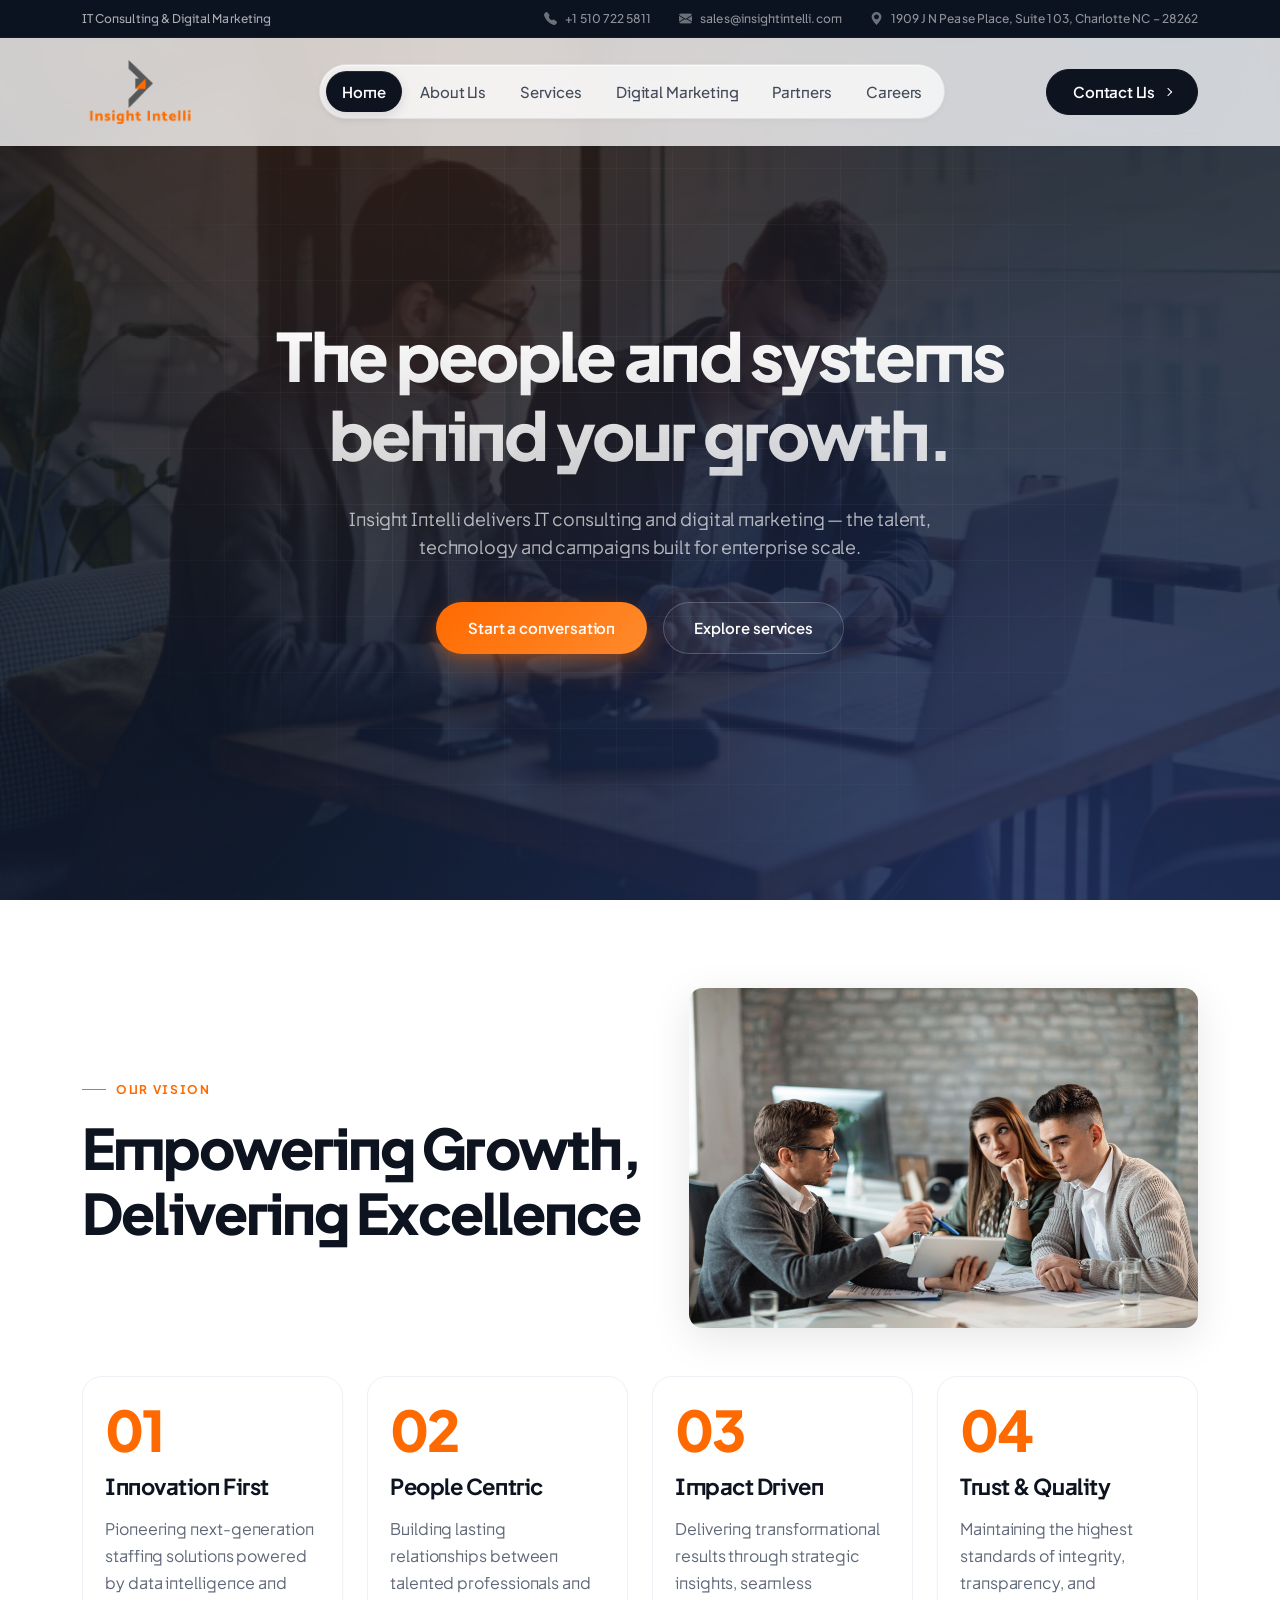
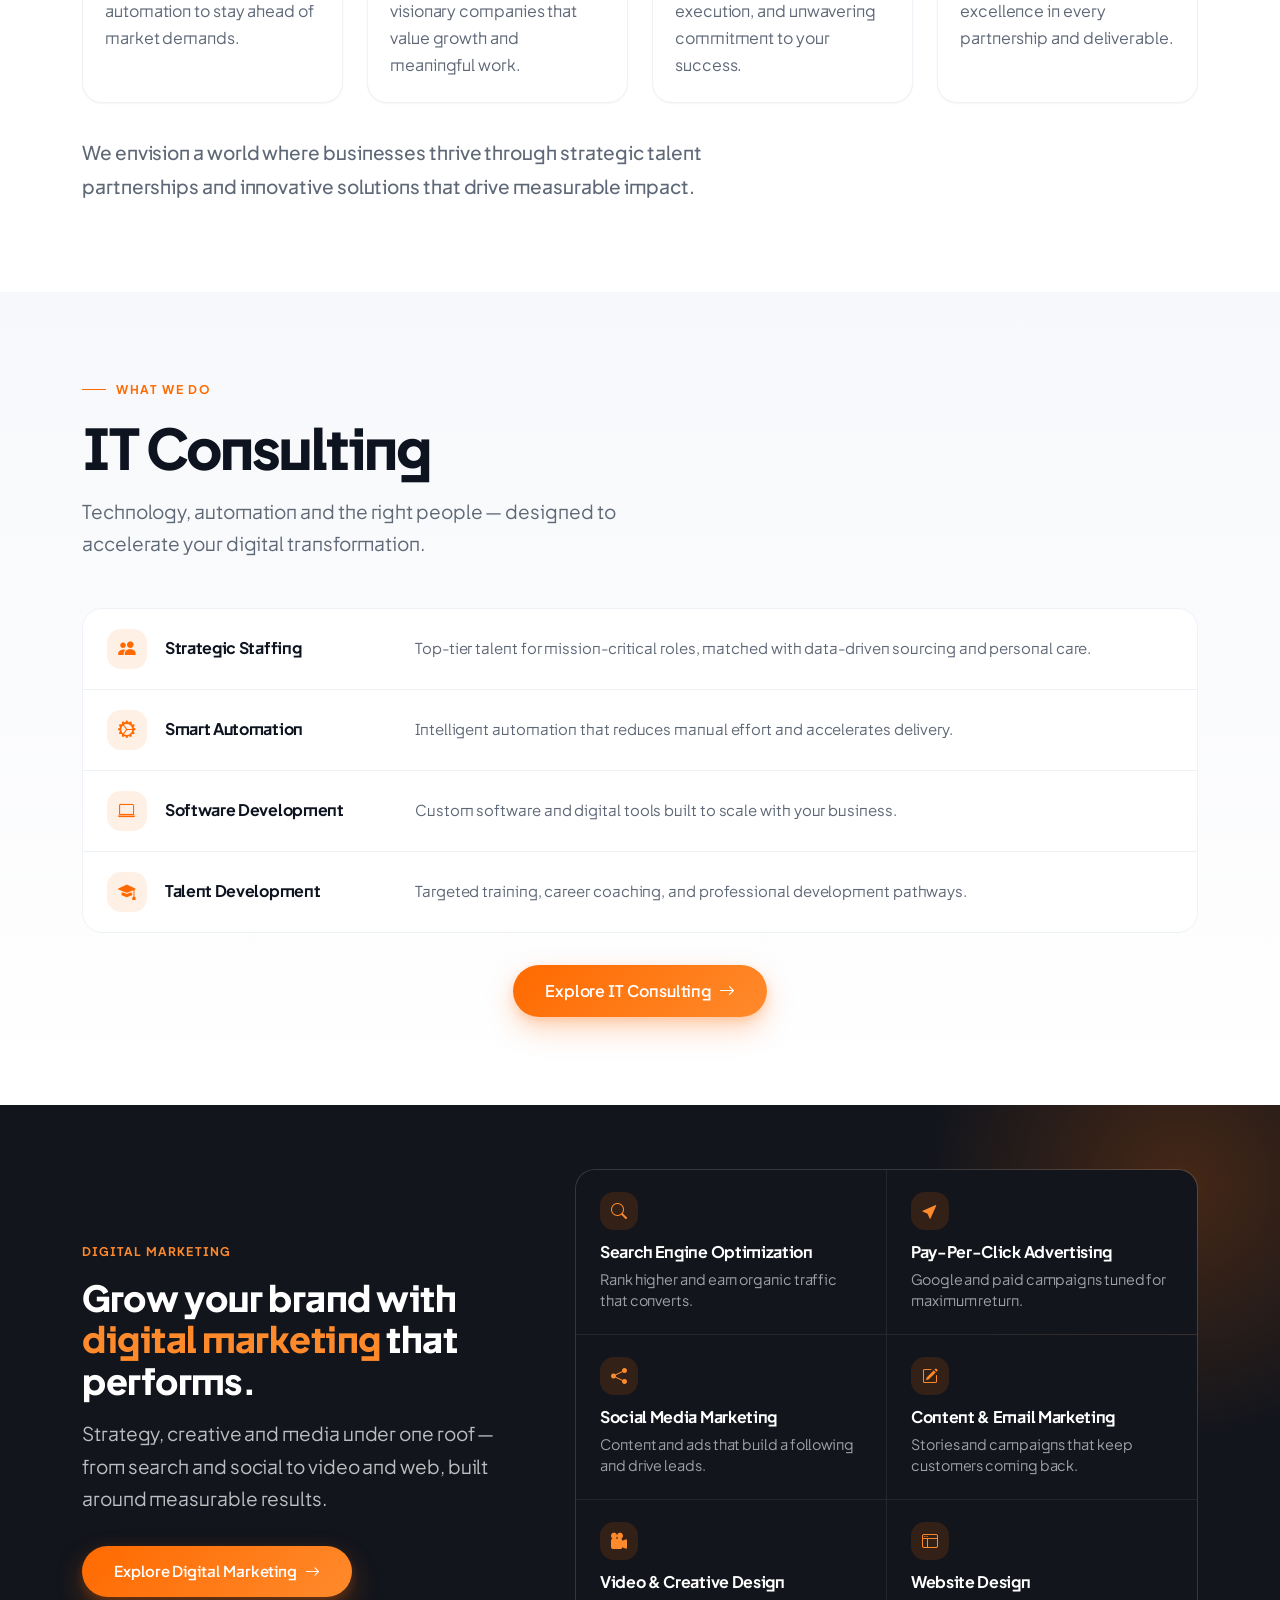
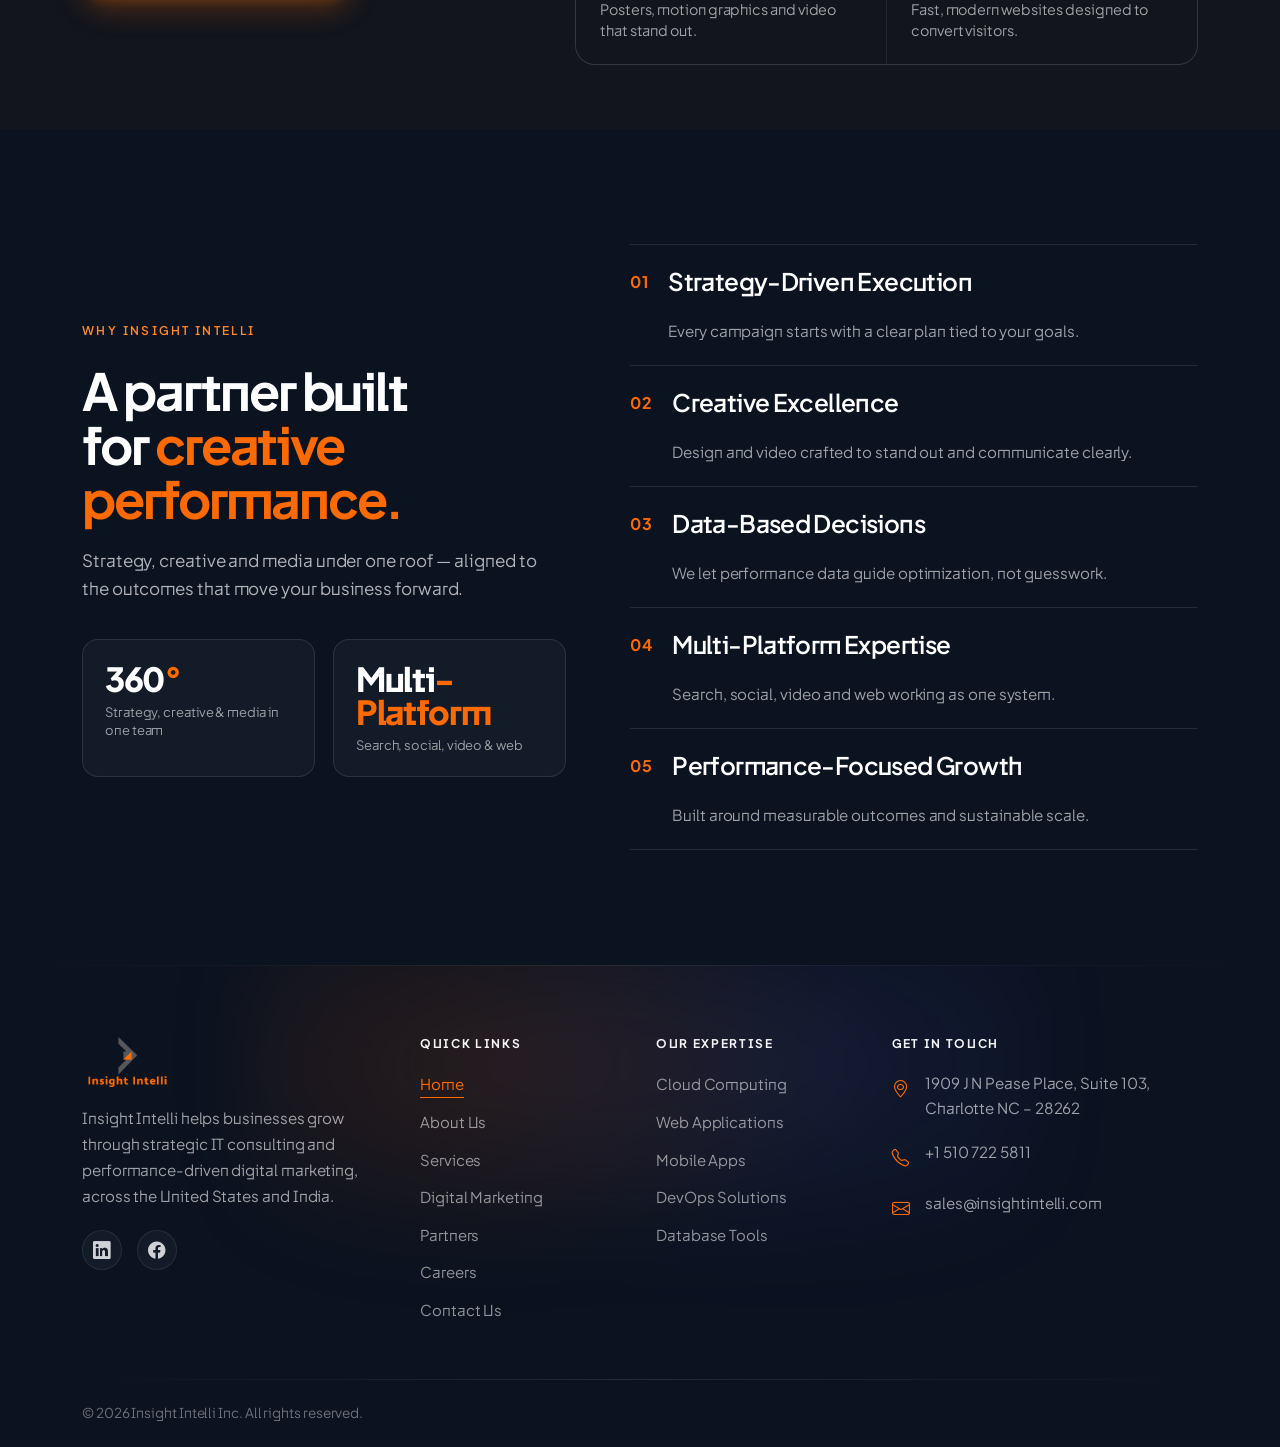
<file: index.html>
<!doctype html>
<html lang="en">

<head>
  <meta charset="UTF-8" />
  <meta name="viewport" content="width=device-width, initial-scale=1.0" />
  <!-- SEO Meta Tags -->
  <title>Insight Intelli | IT Consulting &amp; Digital Marketing</title>
  <meta name="description"
    content="Insight Intelli helps businesses grow with IT consulting, digital marketing, smart automation, and strategic staffing across the United States and India." />
  <meta name="robots" content="index, follow, max-image-preview:large" />
  <link rel="canonical" href="https://insightintelli.com/" />

  <!-- Open Graph -->
  <meta property="og:type" content="website" />
  <meta property="og:title" content="Insight Intelli | IT Consulting &amp; Digital Marketing" />
  <meta property="og:description"
    content="Insight Intelli helps businesses grow with IT consulting, digital marketing, smart automation, and strategic staffing across the United States and India." />
  <meta property="og:image" content="https://insightintelli.com/images/logo.png" />
  <meta property="og:image:alt" content="Insight Intelli logo" />
  <meta property="og:url" content="https://insightintelli.com/" />
  <meta property="og:site_name" content="Insight Intelli" />
  <meta property="og:locale" content="en_US" />

  <!-- Twitter Card -->
  <meta name="twitter:card" content="summary_large_image" />
  <meta name="twitter:title" content="Insight Intelli | IT Consulting &amp; Digital Marketing" />
  <meta name="twitter:description"
    content="Insight Intelli helps businesses grow with IT consulting, digital marketing, smart automation, and strategic staffing across the United States and India." />
  <meta name="twitter:image" content="https://insightintelli.com/images/logo.png" />
  <meta name="twitter:image:alt" content="Insight Intelli logo" />

  <!-- Additional SEO -->
  <meta name="author" content="Insight Intelli" />
  <meta name="theme-color" content="#ff6a00" />
  <meta name="keywords"
    content="Insight Intelli, IT staffing, strategic staffing, IT consulting, smart automation, digital solutions, talent acquisition, workforce solutions, USA, India" />


  <!-- Preconnect for Performance -->
  <link rel="preconnect" href="https://fonts.googleapis.com" />
  <link rel="preconnect" href="https://fonts.gstatic.com" crossorigin />

  <!-- Fonts -->
  <link
    href="https://fonts.googleapis.com/css2?family=Plus+Jakarta+Sans:wght@400;500;600;700;800&family=Manrope:wght@400;500;600;700;800&display=swap"
    rel="stylesheet" />

  <!-- Bootstrap CSS -->
  <link href="https://cdn.jsdelivr.net/npm/bootstrap@5.3.0/dist/css/bootstrap.min.css" rel="stylesheet" />

  <!-- Bootstrap Icons -->
  <link rel="stylesheet" href="https://cdn.jsdelivr.net/npm/bootstrap-icons@1.11.1/font/bootstrap-icons.css" />

  <!-- Custom Stylesheet -->
  <link rel="stylesheet" href="style.css" />

  <!-- Favicon -->
  <link rel="icon" href="images/logo.png" type="image/png" />

  <!-- Schema.org Structured Data -->
  <script type="application/ld+json">
      {
        "@context": "https://schema.org",
        "@type": "Organization",
        "name": "Insight Intelli",
        "url": "https://insightintelli.com",
        "logo": "https://insightintelli.com/images/logo.png",
        "description": "Strategic staffing, smart automation, and scalable digital solutions.",
        "contactPoint": {
          "@type": "ContactPoint",
          "telephone": "+1-510-722-5811",
          "contactType": "customer service",
          "email": "sales@insightintelli.com"
        },
        "sameAs": [
          "https://www.linkedin.com/company/insightintelli-inc./",
          "https://www.facebook.com/insightintelli/"
        ]
      }
    </script>
</head>

<body>
  <!-- Skip to Content (Accessibility) -->
  <a href="#main-content" class="skip-to-content">Skip to main content</a>

  <header class="header" role="banner">
    <!-- TOP INFO BAR -->
    <div class="top-bar">
      <div class="container">
        <div class="top-bar-left">
          IT Consulting &amp; Digital Marketing
        </div>
        <div class="top-bar-right d-none d-md-flex">
          <a href="tel:+15107225811" class="top-bar-link">
            <i class="bi bi-telephone-fill"></i>
            +1 510 722 5811
          </a>
          <a href="mailto:sales@insightintelli.com" class="top-bar-link">
            <i class="bi bi-envelope-fill"></i>
            sales@insightintelli.com
          </a>
          <div class="top-bar-link">
            <i class="bi bi-geo-alt-fill"></i>
            1909 J N Pease Place, Suite 103, Charlotte NC &ndash; 28262
          </div>
        </div>
      </div>
    </div>

    <!-- MAIN NAVBAR -->
    <nav class="navbar navbar-expand-lg modern-navbar">
      <div class="container">
        <a class="navbar-brand" href="index.html">
          <img src="images/logo.png" alt="Insight Intelli" />
        </a>

        <button class="navbar-toggler" type="button" data-bs-toggle="collapse" data-bs-target="#navbarNav"
          aria-controls="navbarNav" aria-expanded="false" aria-label="Toggle navigation">
          <span class="toggler-icon"></span>
          <span class="toggler-icon"></span>
          <span class="toggler-icon"></span>
        </button>

        <div class="collapse navbar-collapse" id="navbarNav">
          <ul class="navbar-nav mx-auto">
            <li class="nav-item">
              <a class="nav-link active" aria-current="page" href="index.html">Home</a>
            </li>
            <li class="nav-item">
              <a class="nav-link" href="about.html">About Us</a>
            </li>
            <li class="nav-item">
              <a class="nav-link" href="services.html">Services</a>
            </li>
            <li class="nav-item">
              <a class="nav-link" href="services/digital-marketing.html">Digital Marketing</a>
            </li>
            <li class="nav-item">
              <a class="nav-link" href="partners.html">Partners</a>
            </li>
            <li class="nav-item">
              <a class="nav-link" href="careers.html">Careers</a>
            </li>
          </ul>
          <div class="d-none d-lg-block">
            <a href="contact.html" class="nav-cta">Contact Us</a>
          </div>
          <!-- Mobile only CTA -->
          <div class="d-lg-none mt-3">
            <a href="contact.html" class="nav-cta w-100 text-center">Contact Us</a>
          </div>
        </div>
      </div>
    </nav>
  </header>

  <main id="main-content">
    <!-- ========== HERO SECTION ========== -->
    <section class="hero-section" aria-label="Hero">
      <div id="heroBgSlider" class="hero-bg-slider carousel slide carousel-fade" data-bs-ride="carousel"
        data-bs-interval="4000" aria-hidden="true">
        <div class="carousel-inner">
          <div class="carousel-item active">
            <img src="images/slider/01.jpg" class="hero-bg-img" alt="" />
          </div>
          <div class="carousel-item">
            <img src="images/slider/02.jpg" class="hero-bg-img" alt="" />
          </div>
          <div class="carousel-item">
            <img src="images/slider/03.jpg" class="hero-bg-img" alt="" />
          </div>
          <div class="carousel-item">
            <img src="images/slider/04.jpg" class="hero-bg-img" alt="" />
          </div>
        </div>
      </div>
      <div class="hero-overlay"></div>
      <div class="hero-grid-overlay bg-grid-soft" aria-hidden="true"></div>
      <div class="container">
        <div class="hero-content-centered">
          <h1 class="hero-title">
            The people and systems behind your growth.
          </h1>
          <p class="hero-description">
            Insight Intelli delivers IT consulting and digital marketing &mdash;
            the talent, technology and campaigns built for enterprise scale.
          </p>
          <div class="hero-buttons">
            <a href="contact.html" class="btn btn-brand">Start a conversation</a>
            <a href="services.html" class="btn btn-outline-white">Explore services</a>
          </div>
        </div>
      </div>
    </section>

    <!-- ========== VISION SECTION ========== -->
    <section class="vision-section" aria-labelledby="vision-heading">
      <div class="container">
        <div class="vision-header-area">
          <div class="vision-header-content">
            <span class="vision-badge">Our Vision</span>
            <h2 class="vision-title" id="vision-heading">
              Empowering Growth,<br />Delivering Excellence
            </h2>
          </div>
          <div class="vision-header-image">
            <img src="images/slider/857.jpg"
              alt="Diverse team collaborating around a whiteboard, planning business growth strategies" loading="lazy"
              width="600" height="400" />
          </div>
        </div>

        <div class="vision-content-grid">
          <div class="vision-item">
            <div class="vision-item-number" aria-hidden="true">01</div>
            <h3 class="vision-item-title">Innovation First</h3>
            <p class="vision-item-description">
              Pioneering next-generation staffing solutions powered by data
              intelligence and automation to stay ahead of market demands.
            </p>
          </div>

          <div class="vision-item">
            <div class="vision-item-number" aria-hidden="true">02</div>
            <h3 class="vision-item-title">People Centric</h3>
            <p class="vision-item-description">
              Building lasting relationships between talented professionals
              and visionary companies that value growth and meaningful work.
            </p>
          </div>

          <div class="vision-item">
            <div class="vision-item-number" aria-hidden="true">03</div>
            <h3 class="vision-item-title">Impact Driven</h3>
            <p class="vision-item-description">
              Delivering transformational results through strategic insights,
              seamless execution, and unwavering commitment to your success.
            </p>
          </div>

          <div class="vision-item">
            <div class="vision-item-number" aria-hidden="true">04</div>
            <h3 class="vision-item-title">Trust & Quality</h3>
            <p class="vision-item-description">
              Maintaining the highest standards of integrity, transparency,
              and excellence in every partnership and deliverable.
            </p>
          </div>
        </div>

        <p class="vision-tagline">
          We envision a world where businesses thrive through strategic talent
          partnerships and innovative solutions that drive measurable impact.
        </p>
      </div>
    </section>

    <!-- ========== SERVICES PREVIEW SECTION ========== -->
    <section class="services-section" aria-labelledby="services-heading">
      <div class="container">
        <div class="services-header">
          <div class="services-header-top">
            <span class="services-badge">What We Do</span>
            <h2 class="services-title" id="services-heading">IT Consulting</h2>
            <p class="services-subtitle">
              Technology, automation and the right people &mdash; designed to
              accelerate your digital transformation.
            </p>
          </div>
        </div>

        <div class="services-grid">
          <!-- Service 1 -->
          <a href="services.html#it-consulting" class="service-card">
            <i class="bi bi-people-fill service-icon" aria-hidden="true"></i>
            <h3 class="service-card-title">Strategic Staffing</h3>
            <p class="service-card-text">
              Top-tier talent for mission-critical roles, matched with
              data-driven sourcing and personal care.
            </p>
          </a>

          <!-- Service 2 -->
          <a href="services.html#it-consulting" class="service-card">
            <i class="bi bi-gear-wide-connected service-icon" aria-hidden="true"></i>
            <h3 class="service-card-title">Smart Automation</h3>
            <p class="service-card-text">
              Intelligent automation that reduces manual effort and
              accelerates delivery.
            </p>
          </a>

          <!-- Service 3 -->
          <a href="services.html#it-consulting" class="service-card">
            <i class="bi bi-laptop service-icon" aria-hidden="true"></i>
            <h3 class="service-card-title">Software Development</h3>
            <p class="service-card-text">
              Custom software and digital tools built to scale with your
              business.
            </p>
          </a>

          <!-- Service 4 -->
          <a href="services.html#it-consulting" class="service-card">
            <i class="bi bi-mortarboard-fill service-icon" aria-hidden="true"></i>
            <h3 class="service-card-title">Talent Development</h3>
            <p class="service-card-text">
              Targeted training, career coaching, and professional
              development pathways.
            </p>
          </a>
        </div>

        <div class="services-cta">
          <a href="services.html#it-consulting" class="btn btn-brand">
            Explore IT Consulting
            <i class="bi bi-arrow-right" aria-hidden="true"></i>
          </a>
        </div>
      </div>
    </section>

    <!-- ========== DIGITAL MARKETING SECTION ========== -->
    <section class="dm-home" aria-labelledby="dm-home-heading">
      <div class="container">
        <div class="dm-home-grid">
          <div class="dm-home-intro">
            <span class="dm-home-badge">Digital Marketing</span>
            <h2 class="dm-home-title" id="dm-home-heading">
              Grow your brand with <em>digital marketing</em> that performs.
            </h2>
            <p class="dm-home-text">
              Strategy, creative and media under one roof &mdash; from search and
              social to video and web, built around measurable results.
            </p>
            <a href="services/digital-marketing.html" class="btn btn-brand dm-home-btn">
              Explore Digital Marketing
              <i class="bi bi-arrow-right" aria-hidden="true"></i>
            </a>
          </div>

          <div class="dm-home-list">
            <a href="services/digital-marketing.html#dmx-services" class="dm-home-item">
              <i class="bi bi-search" aria-hidden="true"></i>
              <h3>Search Engine Optimization</h3>
              <p>Rank higher and earn organic traffic that converts.</p>
            </a>
            <a href="services/digital-marketing.html#dmx-services" class="dm-home-item">
              <i class="bi bi-cursor-fill" aria-hidden="true"></i>
              <h3>Pay-Per-Click Advertising</h3>
              <p>Google and paid campaigns tuned for maximum return.</p>
            </a>
            <a href="services/digital-marketing.html#dmx-services" class="dm-home-item">
              <i class="bi bi-share-fill" aria-hidden="true"></i>
              <h3>Social Media Marketing</h3>
              <p>Content and ads that build a following and drive leads.</p>
            </a>
            <a href="services/digital-marketing.html#dmx-services" class="dm-home-item">
              <i class="bi bi-pencil-square" aria-hidden="true"></i>
              <h3>Content &amp; Email Marketing</h3>
              <p>Stories and campaigns that keep customers coming back.</p>
            </a>
            <a href="services/digital-marketing.html" class="dm-home-item">
              <i class="bi bi-camera-reels-fill" aria-hidden="true"></i>
              <h3>Video &amp; Creative Design</h3>
              <p>Posters, motion graphics and video that stand out.</p>
            </a>
            <a href="services/digital-marketing.html#dmx-services" class="dm-home-item">
              <i class="bi bi-window-sidebar" aria-hidden="true"></i>
              <h3>Website Design</h3>
              <p>Fast, modern websites designed to convert visitors.</p>
            </a>
          </div>
        </div>
      </div>
    </section>

    <!-- ========== WHY INSIGHT INTELLI SECTION ========== -->
    <section class="whyii" aria-labelledby="whyii-heading">
      <div class="container">
        <div class="whyii-grid">
          <div class="whyii-intro">
            <p class="whyii-eyebrow">Why Insight Intelli</p>
            <h2 class="whyii-title" id="whyii-heading">
              A partner built for <em>creative performance.</em>
            </h2>
            <p class="whyii-desc">
              Strategy, creative and media under one roof &mdash; aligned to the
              outcomes that move your business forward.
            </p>
            <div class="whyii-figure">
              <div class="whyii-stat">
                <b>360<span>&deg;</span></b>
                <small>Strategy, creative &amp; media in one team</small>
              </div>
              <div class="whyii-stat">
                <b>Multi<span>-Platform</span></b>
                <small>Search, social, video &amp; web</small>
              </div>
            </div>
          </div>

          <ol class="whyii-list">
            <li class="whyii-item">
              <h3>Strategy-Driven Execution</h3>
              <p>Every campaign starts with a clear plan tied to your goals.</p>
            </li>
            <li class="whyii-item">
              <h3>Creative Excellence</h3>
              <p>Design and video crafted to stand out and communicate clearly.</p>
            </li>
            <li class="whyii-item">
              <h3>Data-Based Decisions</h3>
              <p>We let performance data guide optimization, not guesswork.</p>
            </li>
            <li class="whyii-item">
              <h3>Multi-Platform Expertise</h3>
              <p>Search, social, video and web working as one system.</p>
            </li>
            <li class="whyii-item">
              <h3>Performance-Focused Growth</h3>
              <p>Built around measurable outcomes and sustainable scale.</p>
            </li>
          </ol>
        </div>
      </div>
    </section>

  </main>

  <!-- ========== FOOTER ========== -->
  <footer class="site-footer" role="contentinfo">
    <div class="container">
      <div class="footer-grid">
        <!-- Column 1: Brand & Social -->
        <div class="footer-column">
          <a href="index.html" class="footer-logo" aria-label="Insight Intelli Home">
            <img src="images/logo.png" alt="Insight Intelli" width="200" height="60" />
          </a>
          <p class="footer-brand-text">
            Insight Intelli helps businesses grow through strategic IT
            consulting and performance-driven digital marketing, across the
            United States and India.
          </p>
          <div class="footer-social">
            <a href="https://www.linkedin.com/company/insightintelli-inc./" target="_blank" rel="noopener"
              aria-label="LinkedIn"><i class="bi bi-linkedin"></i></a>
            <a href="https://www.facebook.com/insightintelli/" target="_blank" rel="noopener" aria-label="Facebook"><i
                class="bi bi-facebook"></i></a>
          </div>
        </div>

        <!-- Column 2: Quick Links -->
        <div class="footer-column">
          <h3 class="footer-heading">Quick Links</h3>
          <ul class="footer-links">
            <li><a href="index.html">Home</a></li>
            <li><a href="about.html">About Us</a></li>
            <li><a href="services.html">Services</a></li>
            <li><a href="services/digital-marketing.html">Digital Marketing</a></li>
            <li><a href="partners.html">Partners</a></li>
            <li><a href="careers.html">Careers</a></li>
            <li><a href="contact.html">Contact Us</a></li>
          </ul>
        </div>

        <!-- Column 3: Our Expertise -->
        <div class="footer-column">
          <h3 class="footer-heading">Our Expertise</h3>
          <ul class="footer-links expertise-links">
            <li><a href="about.html#expertise">Cloud Computing</a></li>
            <li><a href="about.html#expertise">Web Applications</a></li>
            <li><a href="about.html#expertise">Mobile Apps</a></li>
            <li><a href="about.html#expertise">DevOps Solutions</a></li>
            <li><a href="about.html#expertise">Database Tools</a></li>
          </ul>
        </div>

        <!-- Column 4: Contact & Newsletter -->
        <div class="footer-column">
          <h3 class="footer-heading">Get in Touch</h3>
          <div class="footer-contact-info">
            <div class="footer-contact-item">
              <i class="bi bi-geo-alt" aria-hidden="true"></i>
              <span>1909 J N Pease Place, Suite 103, Charlotte NC &ndash; 28262</span>
            </div>
            <div class="footer-contact-item">
              <i class="bi bi-telephone" aria-hidden="true"></i>
              <a href="tel:+15107225811">+1 510 722 5811</a>
            </div>
            <div class="footer-contact-item">
              <i class="bi bi-envelope" aria-hidden="true"></i>
              <a href="mailto:sales@insightintelli.com">sales@insightintelli.com</a>
            </div>
          </div>

        </div>
      </div>

      <div class="footer-bottom">
        <div class="footer-separator"></div>
        <div class="footer-copyright-wrapper">
          <p>&copy; 2026 Insight Intelli Inc. All rights reserved.</p>

        </div>
      </div>
    </div>
  </footer>

  <!-- Scroll to Top -->
  <button id="scrollToTop" class="scroll-to-top" aria-label="Scroll to top">
    <i class="bi bi-arrow-up" aria-hidden="true"></i>
  </button>

  <!-- Bootstrap JS -->
  <script src="https://cdn.jsdelivr.net/npm/bootstrap@5.3.0/dist/js/bootstrap.bundle.min.js"></script>

  <script>
    // ========== HEADER SCROLL EFFECT ==========
    const header = document.querySelector(".header");
    window.addEventListener(
      "scroll",
      function () {
        header.classList.toggle("scrolled", window.scrollY > 50);
      },
      { passive: true },
    );

    // ========== INTERSECTION OBSERVER FOR SCROLL ANIMATIONS ==========

    const scrollObserver = new IntersectionObserver(
      function (entries) {
        entries.forEach((entry) => {
          if (entry.isIntersecting) {
            entry.target.classList.add("scroll-animate");
            scrollObserver.unobserve(entry.target);
          }
        });
      },
      { threshold: 0.1, rootMargin: "0px 0px -50px 0px" },
    );

    document
      .querySelectorAll(
        ".vision-item, .service-card",
      )
      .forEach((el) => scrollObserver.observe(el));

    // ========== MOBILE MENU ==========

    // Auto-close on link click
    document.querySelectorAll(".navbar-nav .nav-link").forEach((link) => {
      link.addEventListener("click", () => {
        const navbarCollapse = document.getElementById("navbarNav");
        if (navbarCollapse && navbarCollapse.classList.contains("show")) {
          new bootstrap.Collapse(navbarCollapse, { toggle: false }).hide();
        }
      });
    });

    // Close button
    const mobileMenuCloseBtn = document.querySelector(".mobile-menu-close");
    if (mobileMenuCloseBtn) {
      mobileMenuCloseBtn.addEventListener("click", () => {
        const navbarCollapse = document.getElementById("navbarNav");
        if (navbarCollapse && navbarCollapse.classList.contains("show")) {
          new bootstrap.Collapse(navbarCollapse, { toggle: false }).hide();
        }
      });
    }

    // ========== SMOOTH SCROLL FOR ANCHOR LINKS ==========

    document.querySelectorAll('a[href^="#"]').forEach((anchor) => {
      anchor.addEventListener("click", function (e) {
        const href = this.getAttribute("href");
        if (href === "#") return;

        e.preventDefault();
        const target = document.querySelector(href);
        if (target) {
          target.scrollIntoView({ behavior: "smooth", block: "start" });
        }
      });
    });

    // ========== ANIMATED COUNTERS ==========

    function animateCounter(element, target, duration = 2000) {
      let current = 0;
      const increment = target / (duration / 16);

      const timer = setInterval(() => {
        current += increment;
        if (current >= target) {
          element.textContent = target;
          clearInterval(timer);
        } else {
          element.textContent = Math.floor(current);
        }
      }, 16);
    }

    const counters = document.querySelectorAll("[data-count]");
    if (counters.length > 0) {
      const counterObserver = new IntersectionObserver(
        (entries) => {
          entries.forEach((entry) => {
            if (entry.isIntersecting) {
              const target = parseInt(
                entry.target.getAttribute("data-count"),
              );
              animateCounter(entry.target, target);
              counterObserver.unobserve(entry.target);
            }
          });
        },
        { threshold: 0.5 },
      );
      counters.forEach((counter) => counterObserver.observe(counter));
    }

    // ========== BUTTON RIPPLE EFFECTS ==========

    document.querySelectorAll(".btn").forEach((btn) => {
      btn.addEventListener("click", function (e) {
        const ripple = document.createElement("span");
        const rect = this.getBoundingClientRect();
        const size = Math.max(rect.width, rect.height);
        const x = e.clientX - rect.left - size / 2;
        const y = e.clientY - rect.top - size / 2;

        ripple.style.width = ripple.style.height = size + "px";
        ripple.style.left = x + "px";
        ripple.style.top = y + "px";
        ripple.className = "ripple";

        this.appendChild(ripple);
        setTimeout(() => ripple.remove(), 600);
      });
    });

    // ========== KEYBOARD NAVIGATION ==========

    document.addEventListener("keydown", function (e) {
      if (e.key === "Escape") {
        const navbarCollapse = document.getElementById("navbarNav");
        if (navbarCollapse && navbarCollapse.classList.contains("show")) {
          new bootstrap.Collapse(navbarCollapse).hide();
        }
      }
    });

    // ========== SCROLL TO TOP BUTTON ==========

    const scrollTopBtn = document.getElementById("scrollToTop");

    window.addEventListener(
      "scroll",
      function () {
        if (window.pageYOffset > 300) {
          scrollTopBtn.classList.add("visible");
        } else {
          scrollTopBtn.classList.remove("visible");
        }
      },
      { passive: true },
    );

    scrollTopBtn.addEventListener("click", () => {
      window.scrollTo({ top: 0, behavior: "smooth" });
    });

    // ========== NAVBAR & FOOTER ACTIVE LINK ==========

    const currentPage = location.pathname.split("/").pop() || "index.html";

    // Select both navbar and footer links
    const allNavLinks = document.querySelectorAll(
      ".navbar-nav .nav-link, .footer-links a",
    );

    allNavLinks.forEach((item) => {
      const linkHref = item.getAttribute("href");
      if (
        linkHref &&
        (linkHref === currentPage ||
          (currentPage === "index.html" && linkHref === "#"))
      ) {
        item.classList.add("active");
      }
    });

    // ========== LAZY LOAD IMAGES ==========

    if ("IntersectionObserver" in window) {
      const imageObserver = new IntersectionObserver((entries) => {
        entries.forEach((entry) => {
          if (entry.isIntersecting) {
            const img = entry.target;
            if (img.dataset.src) {
              img.src = img.dataset.src;
            }
            img.classList.remove("lazy");
            imageObserver.unobserve(img);
          }
        });
      });

      document
        .querySelectorAll("img.lazy")
        .forEach((img) => imageObserver.observe(img));
    }

    // ========== FORM VALIDATION ==========

    document.querySelectorAll("form").forEach((form) => {
      form.addEventListener("submit", function (e) {
        if (!this.checkValidity()) {
          e.preventDefault();
          e.stopPropagation();
        }
        this.classList.add("was-validated");
      });
    });
  </script>
</body>

</html>
</file>
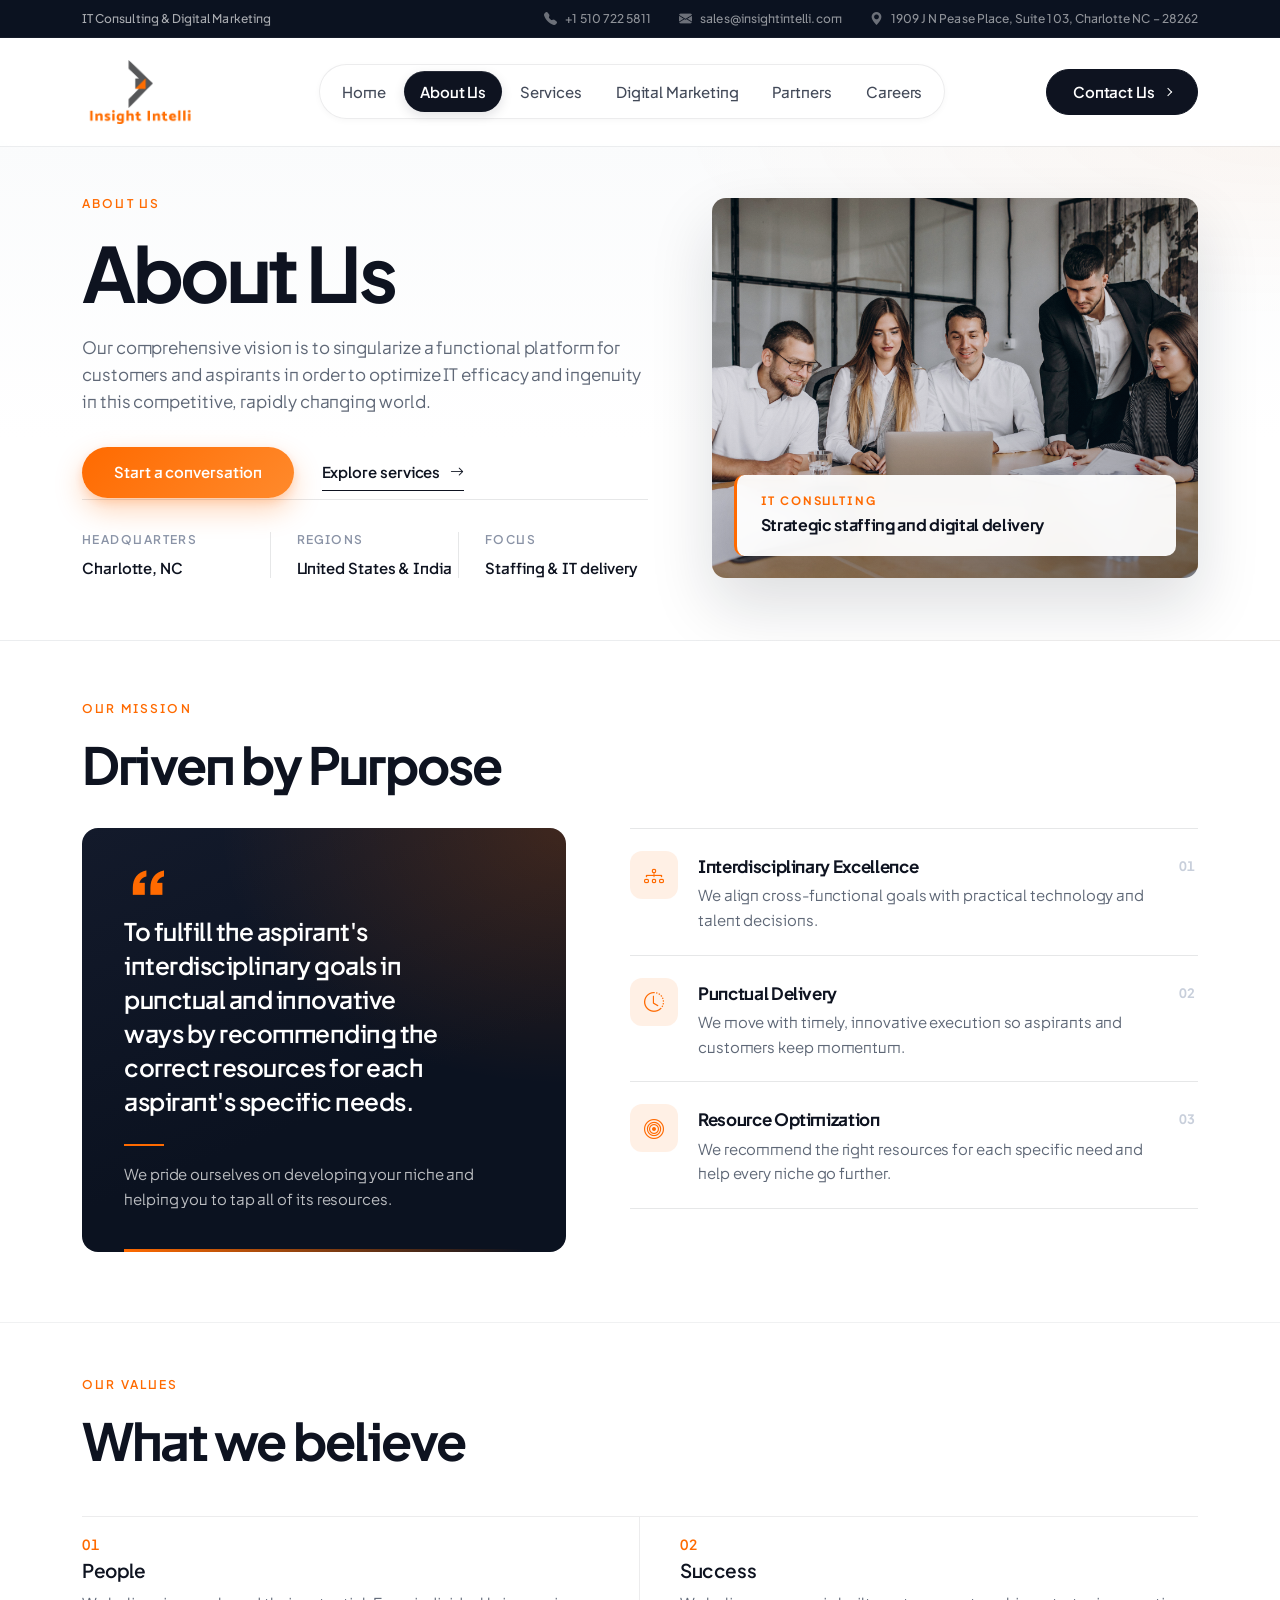
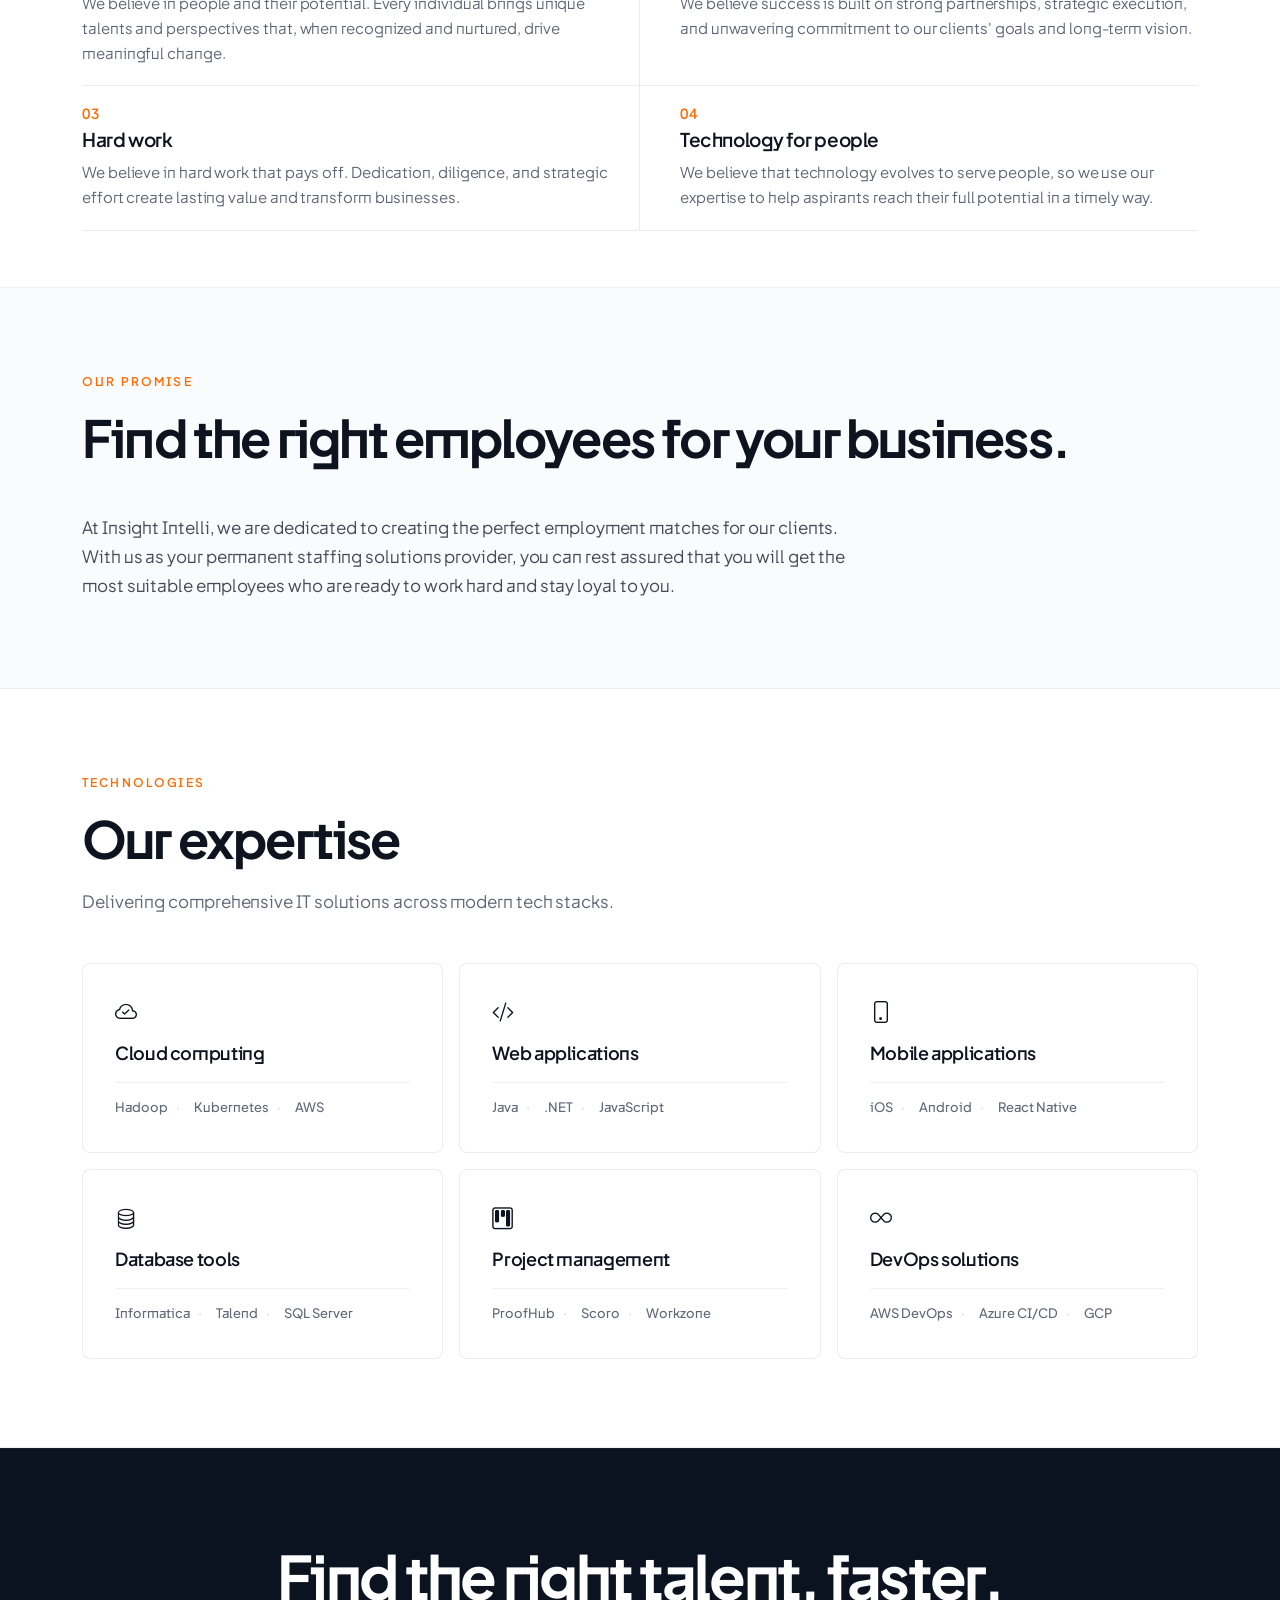
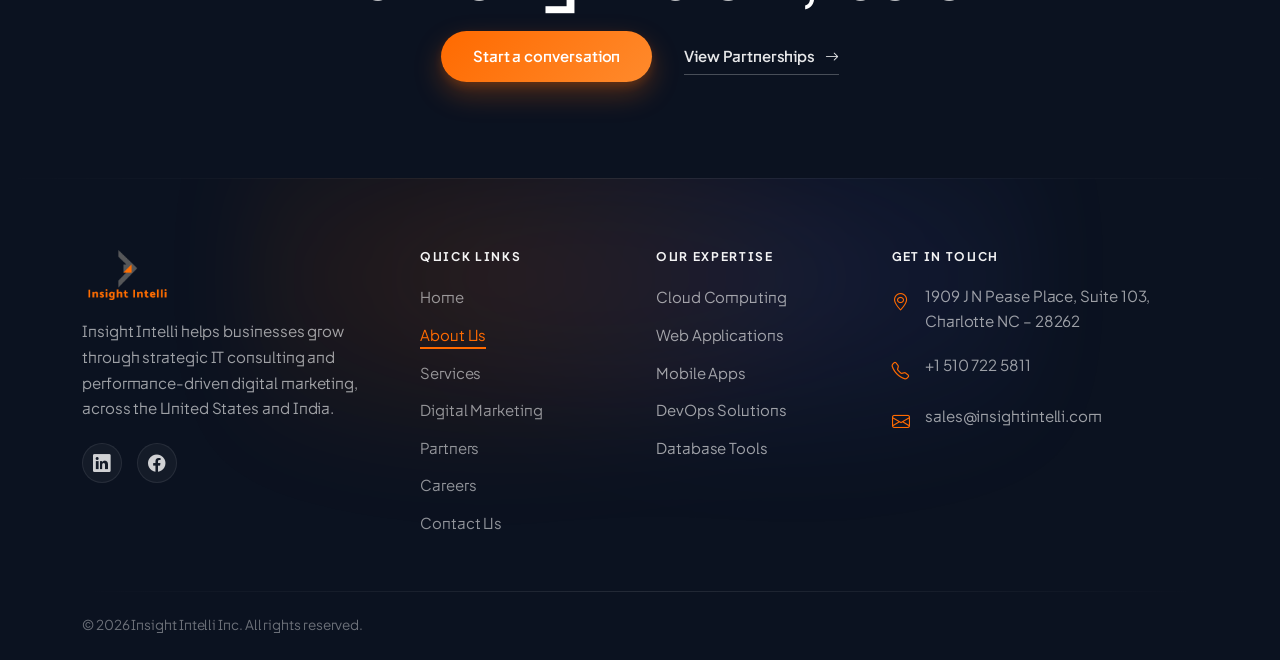
<file: about.html>
<!doctype html>
<html lang="en">

<head>
  <meta charset="UTF-8" />
  <meta name="viewport" content="width=device-width, initial-scale=1.0" />
  <!-- SEO Meta Tags -->
  <title>About Insight Intelli | Staffing, Automation &amp; Digital Delivery</title>
  <meta name="description"
    content="Learn about Insight Intelli, a strategic staffing and digital solutions company helping customers and aspirants improve IT efficiency, delivery, and growth." />
  <meta name="robots" content="index, follow, max-image-preview:large" />
  <link rel="canonical" href="https://insightintelli.com/about.html" />

  <!-- Open Graph -->
  <meta property="og:type" content="website" />
  <meta property="og:title" content="About Insight Intelli | Staffing, Automation &amp; Digital Delivery" />
  <meta property="og:description"
    content="Learn about Insight Intelli, a strategic staffing and digital solutions company helping customers and aspirants improve IT efficiency, delivery, and growth." />
  <meta property="og:image" content="https://insightintelli.com/images/logo.png" />
  <meta property="og:image:alt" content="Insight Intelli logo" />
  <meta property="og:url" content="https://insightintelli.com/about.html" />
  <meta property="og:site_name" content="Insight Intelli" />
  <meta property="og:locale" content="en_US" />

  <!-- Twitter Card -->
  <meta name="twitter:card" content="summary_large_image" />
  <meta name="twitter:title" content="About Insight Intelli | Staffing, Automation &amp; Digital Delivery" />
  <meta name="twitter:description"
    content="Learn about Insight Intelli, a strategic staffing and digital solutions company helping customers and aspirants improve IT efficiency, delivery, and growth." />
  <meta name="twitter:image" content="https://insightintelli.com/images/logo.png" />
  <meta name="twitter:image:alt" content="Insight Intelli logo" />

  <!-- Additional SEO -->
  <meta name="author" content="Insight Intelli" />
  <meta name="theme-color" content="#ff6a00" />
  <meta name="keywords"
    content="about Insight Intelli, IT staffing company, technology consulting, digital delivery, company mission, values, IT expertise" />


  <!-- Preconnect for Performance -->
  <link rel="preconnect" href="https://fonts.googleapis.com" />
  <link rel="preconnect" href="https://fonts.gstatic.com" crossorigin />

  <!-- Fonts -->
  <link
    href="https://fonts.googleapis.com/css2?family=Plus+Jakarta+Sans:wght@400;500;600;700;800&family=Manrope:wght@400;500;600;700;800&display=swap"
    rel="stylesheet" />

  <!-- Bootstrap CSS -->
  <link href="https://cdn.jsdelivr.net/npm/bootstrap@5.3.0/dist/css/bootstrap.min.css" rel="stylesheet" />

  <!-- Bootstrap Icons -->
  <link rel="stylesheet" href="https://cdn.jsdelivr.net/npm/bootstrap-icons@1.11.1/font/bootstrap-icons.css" />

  <!-- Custom Stylesheet -->
  <link rel="stylesheet" href="style.css" />
  <link rel="stylesheet" href="about.css" />

  <!-- Favicon -->
  <link rel="icon" href="images/logo.png" type="image/png" />

  <!-- Schema.org Structured Data -->
  <script type="application/ld+json">
      {
        "@context": "https://schema.org",
        "@type": "Organization",
        "name": "Insight Intelli",
        "url": "https://insightintelli.com",
        "logo": "https://insightintelli.com/images/logo.png",
        "description": "Strategic staffing, smart automation, and scalable digital solutions.",
        "contactPoint": {
          "@type": "ContactPoint",
          "telephone": "+1-510-722-5811",
          "contactType": "customer service",
          "email": "sales@insightintelli.com"
        },
        "sameAs": [
          "https://www.linkedin.com/company/insightintelli-inc./",
          "https://www.facebook.com/insightintelli/"
        ]
      }
    </script>
</head>

<body>
  <!-- Skip to Content (Accessibility) -->
  <a href="#main-content" class="skip-to-content">Skip to main content</a>

  <header class="header" role="banner">
    <!-- TOP INFO BAR -->
    <div class="top-bar">
      <div class="container">
        <div class="top-bar-left">
          IT Consulting &amp; Digital Marketing
        </div>
        <div class="top-bar-right d-none d-md-flex">
          <a href="tel:+15107225811" class="top-bar-link">
            <i class="bi bi-telephone-fill"></i>
            +1 510 722 5811
          </a>
          <a href="mailto:sales@insightintelli.com" class="top-bar-link">
            <i class="bi bi-envelope-fill"></i>
            sales@insightintelli.com
          </a>
          <div class="top-bar-link">
            <i class="bi bi-geo-alt-fill"></i>
            1909 J N Pease Place, Suite 103, Charlotte NC &ndash; 28262
          </div>
        </div>
      </div>
    </div>

    <!-- MAIN NAVBAR -->
    <nav class="navbar navbar-expand-lg modern-navbar">
      <div class="container">
        <a class="navbar-brand" href="index.html">
          <img src="images/logo.png" alt="Insight Intelli" />
        </a>

        <button class="navbar-toggler" type="button" data-bs-toggle="collapse" data-bs-target="#navbarNav"
          aria-controls="navbarNav" aria-expanded="false" aria-label="Toggle navigation">
          <span class="toggler-icon"></span>
          <span class="toggler-icon"></span>
          <span class="toggler-icon"></span>
        </button>

        <div class="collapse navbar-collapse" id="navbarNav">
          <ul class="navbar-nav mx-auto">
            <li class="nav-item">
              <a class="nav-link" href="index.html">Home</a>
            </li>
            <li class="nav-item">
              <a class="nav-link active" aria-current="page" href="about.html">About Us</a>
            </li>
            <li class="nav-item">
              <a class="nav-link" href="services.html">Services</a>
            </li>
            <li class="nav-item">
              <a class="nav-link" href="services/digital-marketing.html">Digital Marketing</a>
            </li>
            <li class="nav-item">
              <a class="nav-link" href="partners.html">Partners</a>
            </li>
            <li class="nav-item">
              <a class="nav-link" href="careers.html">Careers</a>
            </li>
          </ul>
          <div class="d-none d-lg-block">
            <a href="contact.html" class="nav-cta">Contact Us</a>
          </div>
          <!-- Mobile only CTA -->
          <div class="d-lg-none mt-3">
            <a href="contact.html" class="nav-cta w-100 text-center">Contact Us</a>
          </div>
        </div>
      </div>
    </nav>
  </header>

  <main id="main-content">
    <!-- ========== HERO ========== -->
    <section class="ab-hero" aria-labelledby="ab-hero-h">
      <div class="container ab-hero-inner">
        <div class="ab-hero-main">
          <div class="ab-hero-copy">
            <p class="ab-eyebrow">About Us</p>
            <h1 class="ab-hero-title" id="ab-hero-h">About Us</h1>
            <p class="ab-hero-sub">
              Our comprehensive vision is to singularize a functional platform
              for customers and aspirants in order to optimize IT efficacy and
              ingenuity in this competitive, rapidly changing world.
            </p>
            <div class="ab-hero-actions">
              <a href="contact.html" class="btn btn-brand">Start a conversation</a>
              <a href="services.html" class="ab-link">
                Explore services
                <i class="bi bi-arrow-right" aria-hidden="true"></i>
              </a>
            </div>

            <dl class="ab-hero-strip" aria-label="Company at a glance">
              <div class="ab-strip-item">
                <dt>Headquarters</dt>
                <dd>Charlotte, NC</dd>
              </div>
              <div class="ab-strip-item">
                <dt>Regions</dt>
                <dd>United States &amp; India</dd>
              </div>
              <div class="ab-strip-item">
                <dt>Focus</dt>
                <dd>Staffing &amp; IT delivery</dd>
              </div>
            </dl>
          </div>

          <div class="ab-hero-visual" aria-hidden="true">
            <div class="ab-visual-image">
              <img src="images/slider/02.jpg" alt="" loading="eager" decoding="async" />
            </div>
            <div class="ab-visual-panel">
              <span>IT consulting</span>
              <strong>Strategic staffing and digital delivery</strong>
            </div>
          </div>
        </div>
      </div>
    </section>

    <!-- ========== MISSION ========== -->
    <section class="ab-story" aria-labelledby="ab-story-h">
      <div class="container">
        <header class="ab-section-head">
          <p class="ab-eyebrow">Our mission</p>
          <h2 class="ab-heading" id="ab-story-h">Driven by Purpose</h2>
        </header>

        <div class="ab-mission-layout">
          <!-- Mission statement card -->
          <figure class="ab-mission-card">
            <span class="ab-mission-mark" aria-hidden="true">&ldquo;</span>
            <blockquote class="ab-mission-quote">
              <p>
                To fulfill the aspirant's interdisciplinary goals in punctual
                and innovative ways by recommending the correct resources for
                each aspirant's specific needs.
              </p>
            </blockquote>
            <figcaption class="ab-mission-cite">
              <span class="ab-mission-cite-rule" aria-hidden="true"></span>
              We pride ourselves on developing your niche and helping you to
              tap all of its resources.
            </figcaption>
          </figure>

          <!-- Guiding principles -->
          <ul class="ab-mission-principles" aria-label="Mission principles">
            <li class="ab-mission-principle">
              <span class="ab-principle-icon" aria-hidden="true">
                <i class="bi bi-diagram-3"></i>
              </span>
              <div class="ab-principle-body">
                <h3>Interdisciplinary Excellence</h3>
                <p>We align cross-functional goals with practical technology and talent decisions.</p>
              </div>
              <span class="ab-principle-index" aria-hidden="true">01</span>
            </li>
            <li class="ab-mission-principle">
              <span class="ab-principle-icon" aria-hidden="true">
                <i class="bi bi-clock-history"></i>
              </span>
              <div class="ab-principle-body">
                <h3>Punctual Delivery</h3>
                <p>We move with timely, innovative execution so aspirants and customers keep momentum.</p>
              </div>
              <span class="ab-principle-index" aria-hidden="true">02</span>
            </li>
            <li class="ab-mission-principle">
              <span class="ab-principle-icon" aria-hidden="true">
                <i class="bi bi-bullseye"></i>
              </span>
              <div class="ab-principle-body">
                <h3>Resource Optimization</h3>
                <p>We recommend the right resources for each specific need and help every niche go further.</p>
              </div>
              <span class="ab-principle-index" aria-hidden="true">03</span>
            </li>
          </ul>
        </div>
      </div>
    </section>

    <!-- ========== VALUES ========== -->
    <section class="ab-values" aria-labelledby="ab-values-h">
      <div class="container">
        <header class="ab-section-head">
          <p class="ab-eyebrow">Our values</p>
          <h2 class="ab-heading" id="ab-values-h">What we believe</h2>
        </header>

        <div class="ab-values-grid">
          <article class="ab-value">
            <span class="ab-value-num" aria-hidden="true">01</span>
            <h3 class="ab-value-title">People</h3>
            <p class="ab-value-desc">
              We believe in people and their potential. Every individual brings unique talents and perspectives that,
              when recognized and nurtured, drive meaningful change.
            </p>
          </article>

          <article class="ab-value">
            <span class="ab-value-num" aria-hidden="true">02</span>
            <h3 class="ab-value-title">Success</h3>
            <p class="ab-value-desc">
              We believe success is built on strong partnerships, strategic execution, and unwavering commitment to our
              clients' goals and long-term vision.
            </p>
          </article>

          <article class="ab-value">
            <span class="ab-value-num" aria-hidden="true">03</span>
            <h3 class="ab-value-title">Hard work</h3>
            <p class="ab-value-desc">
              We believe in hard work that pays off. Dedication, diligence, and strategic effort create lasting value
              and transform businesses.
            </p>
          </article>

          <article class="ab-value">
            <span class="ab-value-num" aria-hidden="true">04</span>
            <h3 class="ab-value-title">Technology for people</h3>
            <p class="ab-value-desc">
              We believe that technology evolves to serve people, so we use
              our expertise to help aspirants reach their full potential in
              a timely way.
            </p>
          </article>
        </div>
      </div>
    </section>

    <!-- ========== FIND THE RIGHT EMPLOYEES ========== -->
    <section class="ab-why" aria-labelledby="ab-why-h">
      <div class="container">
        <header class="ab-section-head">
          <p class="ab-eyebrow">Our promise</p>
          <h2 class="ab-heading" id="ab-why-h">
            Find the right employees for your business.
          </h2>
        </header>

        <p class="ab-promise-text">
          At Insight Intelli, we are dedicated to creating the perfect
          employment matches for our clients. With us as your permanent
          staffing solutions provider, you can rest assured that you will
          get the most suitable employees who are ready to work hard and
          stay loyal to you.
        </p>
      </div>
    </section>

    <!-- ========== TECHNOLOGIES (was Expertise) ========== -->
    <section class="ab-tech" id="expertise" aria-labelledby="ab-tech-h">
      <div class="container">
        <header class="ab-section-head">
          <p class="ab-eyebrow">Technologies</p>
          <h2 class="ab-heading" id="ab-tech-h">Our expertise</h2>
          <p class="ab-section-sub">
            Delivering comprehensive IT solutions across modern tech stacks.
          </p>
        </header>

        <div class="ab-tech-grid">
          <article class="ab-tech-card">
            <i class="bi bi-cloud-check ab-tech-icon" aria-hidden="true"></i>
            <h3 class="ab-tech-title">Cloud computing</h3>
            <div class="ab-tech-tags">
              <span class="ab-tag">Hadoop</span>
              <span class="ab-tag">Kubernetes</span>
              <span class="ab-tag">AWS</span>
            </div>
          </article>

          <article class="ab-tech-card">
            <i class="bi bi-code-slash ab-tech-icon" aria-hidden="true"></i>
            <h3 class="ab-tech-title">Web applications</h3>
            <div class="ab-tech-tags">
              <span class="ab-tag">Java</span>
              <span class="ab-tag">.NET</span>
              <span class="ab-tag">JavaScript</span>
            </div>
          </article>

          <article class="ab-tech-card">
            <i class="bi bi-phone ab-tech-icon" aria-hidden="true"></i>
            <h3 class="ab-tech-title">Mobile applications</h3>
            <div class="ab-tech-tags">
              <span class="ab-tag">iOS</span>
              <span class="ab-tag">Android</span>
              <span class="ab-tag">React Native</span>
            </div>
          </article>

          <article class="ab-tech-card">
            <i class="bi bi-database ab-tech-icon" aria-hidden="true"></i>
            <h3 class="ab-tech-title">Database tools</h3>
            <div class="ab-tech-tags">
              <span class="ab-tag">Informatica</span>
              <span class="ab-tag">Talend</span>
              <span class="ab-tag">SQL Server</span>
            </div>
          </article>

          <article class="ab-tech-card">
            <i class="bi bi-kanban ab-tech-icon" aria-hidden="true"></i>
            <h3 class="ab-tech-title">Project management</h3>
            <div class="ab-tech-tags">
              <span class="ab-tag">ProofHub</span>
              <span class="ab-tag">Scoro</span>
              <span class="ab-tag">Workzone</span>
            </div>
          </article>

          <article class="ab-tech-card">
            <i class="bi bi-infinity ab-tech-icon" aria-hidden="true"></i>
            <h3 class="ab-tech-title">DevOps solutions</h3>
            <div class="ab-tech-tags">
              <span class="ab-tag">AWS DevOps</span>
              <span class="ab-tag">Azure CI/CD</span>
              <span class="ab-tag">GCP</span>
            </div>
          </article>
        </div>
      </div>
    </section>

    <!-- ========== CTA ========== -->
    <section class="ab-cta" aria-labelledby="ab-cta-h">
      <div class="container">
        <h2 class="ab-cta-title" id="ab-cta-h">Find the right talent, faster.</h2>
        <div class="ab-cta-actions">
          <a href="contact.html" class="btn btn-brand">Start a conversation</a>
          <a href="partners.html" class="ab-link ab-link--inverse">
            View Partnerships
            <i class="bi bi-arrow-right" aria-hidden="true"></i>
          </a>
        </div>
      </div>
    </section>
  </main>

  <!-- ========== FOOTER ========== -->
  <footer class="site-footer" role="contentinfo">
    <div class="container">
      <div class="footer-grid">
        <!-- Column 1: Brand & Social -->
        <div class="footer-column">
          <a href="index.html" class="footer-logo" aria-label="Insight Intelli Home">
            <img src="images/logo.png" alt="Insight Intelli" width="200" height="60" />
          </a>
          <p class="footer-brand-text">
            Insight Intelli helps businesses grow through strategic IT
            consulting and performance-driven digital marketing, across the
            United States and India.
          </p>
          <div class="footer-social">
            <a href="https://www.linkedin.com/company/insightintelli-inc./" target="_blank" rel="noopener"
              aria-label="LinkedIn"><i class="bi bi-linkedin"></i></a>
            <a href="https://www.facebook.com/insightintelli/" target="_blank" rel="noopener" aria-label="Facebook"><i
                class="bi bi-facebook"></i></a>
          </div>
        </div>

        <!-- Column 2: Quick Links -->
        <div class="footer-column">
          <h3 class="footer-heading">Quick Links</h3>
          <ul class="footer-links">
            <li><a href="index.html">Home</a></li>
            <li><a href="about.html">About Us</a></li>
            <li><a href="services.html">Services</a></li>
            <li><a href="services/digital-marketing.html">Digital Marketing</a></li>
            <li><a href="partners.html">Partners</a></li>
            <li><a href="careers.html">Careers</a></li>
            <li><a href="contact.html">Contact Us</a></li>
          </ul>
        </div>

        <!-- Column 3: Our Expertise -->
        <div class="footer-column">
          <h3 class="footer-heading">Our Expertise</h3>
          <ul class="footer-links expertise-links">
            <li><a href="about.html#expertise">Cloud Computing</a></li>
            <li><a href="about.html#expertise">Web Applications</a></li>
            <li><a href="about.html#expertise">Mobile Apps</a></li>
            <li><a href="about.html#expertise">DevOps Solutions</a></li>
            <li><a href="about.html#expertise">Database Tools</a></li>
          </ul>
        </div>

        <!-- Column 4: Contact & Newsletter -->
        <div class="footer-column">
          <h3 class="footer-heading">Get in Touch</h3>
          <div class="footer-contact-info">
            <div class="footer-contact-item">
              <i class="bi bi-geo-alt" aria-hidden="true"></i>
              <span>1909 J N Pease Place, Suite 103, Charlotte NC &ndash; 28262</span>
            </div>
            <div class="footer-contact-item">
              <i class="bi bi-telephone" aria-hidden="true"></i>
              <a href="tel:+15107225811">+1 510 722 5811</a>
            </div>
            <div class="footer-contact-item">
              <i class="bi bi-envelope" aria-hidden="true"></i>
              <a href="mailto:sales@insightintelli.com">sales@insightintelli.com</a>
            </div>
          </div>

        </div>
      </div>

      <div class="footer-bottom">
        <div class="footer-separator"></div>
        <div class="footer-copyright-wrapper">
          <p>&copy; 2026 Insight Intelli Inc. All rights reserved.</p>

        </div>
      </div>
    </div>
  </footer>

  <!-- Scroll to Top -->
  <button id="scrollToTop" class="scroll-to-top" aria-label="Scroll to top">
    <i class="bi bi-arrow-up" aria-hidden="true"></i>
  </button>

  <!-- Bootstrap JS -->
  <script src="https://cdn.jsdelivr.net/npm/bootstrap@5.3.0/dist/js/bootstrap.bundle.min.js"></script>

  <script>
    // ========== HEADER SCROLL EFFECT ==========
    const header = document.querySelector(".header");
    window.addEventListener(
      "scroll",
      function () {
        header.classList.toggle("scrolled", window.scrollY > 50);
      },
      { passive: true },
    );

    // ========== INTERSECTION OBSERVER FOR SCROLL ANIMATIONS ==========

    const scrollObserver = new IntersectionObserver(
      function (entries) {
        entries.forEach((entry) => {
          if (entry.isIntersecting) {
            entry.target.classList.add("scroll-animate");
            scrollObserver.unobserve(entry.target);
          }
        });
      },
      { threshold: 0.1, rootMargin: "0px 0px -50px 0px" },
    );

    document
      .querySelectorAll(
        ".vision-item, .service-card, .mission-pillar, .value-card, .ab-section-head, .ab-story-quote, .ab-promise-text, .ab-mission-card, .ab-mission-principle, .ab-value, .ab-tech-card",
      )
      .forEach((el) => scrollObserver.observe(el));

    // ========== DYNAMIC HERO CAROUSEL TEXT ==========

    const dynamicTitle = document.getElementById("dynamic-title");
    const dynamicDescription = document.getElementById(
      "hero-description-text",
    );
    const carousel = document.getElementById("heroCarousel");

    function updateHeroText(item) {
      if (!item) return;
      const title = item.getAttribute("data-title");
      const description = item.getAttribute("data-description");

      if (title && dynamicTitle) {
        dynamicTitle.style.opacity = "0";
        setTimeout(() => {
          dynamicTitle.textContent = title;
          dynamicTitle.style.transition = "opacity 0.5s ease";
          dynamicTitle.style.opacity = "1";
        }, 250);
      }

      if (description && dynamicDescription) {
        dynamicDescription.style.opacity = "0";
        setTimeout(() => {
          dynamicDescription.textContent = description;
          dynamicDescription.style.transition = "opacity 0.5s ease";
          dynamicDescription.style.opacity = "1";
        }, 250);
      }
    }

    if (carousel) {
      carousel.addEventListener("slid.bs.carousel", function (event) {
        updateHeroText(event.relatedTarget);
      });
      updateHeroText(carousel.querySelector(".carousel-item.active"));
    }

    // ========== CAROUSEL PROGRESS BAR ==========

    const progressBar = document.getElementById("carouselProgress");
    const totalSlides = 4;
    let currentSlide = 0;

    function updateProgress() {
      if (!progressBar) return;
      progressBar.style.width =
        ((currentSlide + 1) / totalSlides) * 100 + "%";
    }

    if (carousel) {
      carousel.addEventListener("slid.bs.carousel", function (event) {
        currentSlide = Array.from(
          event.relatedTarget.parentNode.children,
        ).indexOf(event.relatedTarget);
        updateProgress();
      });
      updateProgress();
    }

    // ========== MOBILE MENU ==========

    // Auto-close on link click
    document.querySelectorAll(".navbar-nav .nav-link").forEach((link) => {
      link.addEventListener("click", () => {
        const navbarCollapse = document.getElementById("navbarNav");
        if (navbarCollapse && navbarCollapse.classList.contains("show")) {
          new bootstrap.Collapse(navbarCollapse, { toggle: false }).hide();
        }
      });
    });

    // Close button
    const mobileMenuCloseBtn = document.querySelector(".mobile-menu-close");
    if (mobileMenuCloseBtn) {
      mobileMenuCloseBtn.addEventListener("click", () => {
        const navbarCollapse = document.getElementById("navbarNav");
        if (navbarCollapse && navbarCollapse.classList.contains("show")) {
          new bootstrap.Collapse(navbarCollapse, { toggle: false }).hide();
        }
      });
    }

    // ========== SMOOTH SCROLL FOR ANCHOR LINKS ==========

    document.querySelectorAll('a[href^="#"]').forEach((anchor) => {
      anchor.addEventListener("click", function (e) {
        const href = this.getAttribute("href");
        if (href === "#") return;

        e.preventDefault();
        const target = document.querySelector(href);
        if (target) {
          target.scrollIntoView({ behavior: "smooth", block: "start" });
        }
      });
    });

    // ========== ANIMATED COUNTERS ==========

    function animateCounter(element, target, duration = 2000) {
      let current = 0;
      const increment = target / (duration / 16);

      const timer = setInterval(() => {
        current += increment;
        if (current >= target) {
          element.textContent = target;
          clearInterval(timer);
        } else {
          element.textContent = Math.floor(current);
        }
      }, 16);
    }

    const counters = document.querySelectorAll("[data-count]");
    if (counters.length > 0) {
      const counterObserver = new IntersectionObserver(
        (entries) => {
          entries.forEach((entry) => {
            if (entry.isIntersecting) {
              const target = parseInt(
                entry.target.getAttribute("data-count"),
              );
              animateCounter(entry.target, target);
              counterObserver.unobserve(entry.target);
            }
          });
        },
        { threshold: 0.5 },
      );
      counters.forEach((counter) => counterObserver.observe(counter));
    }

    // ========== BUTTON RIPPLE EFFECTS ==========

    document.querySelectorAll(".btn").forEach((btn) => {
      btn.addEventListener("click", function (e) {
        const ripple = document.createElement("span");
        const rect = this.getBoundingClientRect();
        const size = Math.max(rect.width, rect.height);
        const x = e.clientX - rect.left - size / 2;
        const y = e.clientY - rect.top - size / 2;

        ripple.style.width = ripple.style.height = size + "px";
        ripple.style.left = x + "px";
        ripple.style.top = y + "px";
        ripple.className = "ripple";

        this.appendChild(ripple);
        setTimeout(() => ripple.remove(), 600);
      });
    });

    // ========== KEYBOARD NAVIGATION ==========

    document.addEventListener("keydown", function (e) {
      if (e.key === "Escape") {
        const navbarCollapse = document.getElementById("navbarNav");
        if (navbarCollapse && navbarCollapse.classList.contains("show")) {
          new bootstrap.Collapse(navbarCollapse).hide();
        }
      }
    });

    // ========== SCROLL TO TOP BUTTON ==========

    const scrollTopBtn = document.getElementById("scrollToTop");

    window.addEventListener(
      "scroll",
      function () {
        if (window.pageYOffset > 300) {
          scrollTopBtn.classList.add("visible");
        } else {
          scrollTopBtn.classList.remove("visible");
        }
      },
      { passive: true },
    );

    scrollTopBtn.addEventListener("click", () => {
      window.scrollTo({ top: 0, behavior: "smooth" });
    });

    // ========== NAVBAR & FOOTER ACTIVE LINK ==========

    const currentPage = location.pathname.split("/").pop() || "index.html";
    const allNavLinks = document.querySelectorAll(
      ".navbar-nav .nav-link, .footer-links a",
    );

    allNavLinks.forEach((item) => {
      const linkHref = item.getAttribute("href");
      if (linkHref && linkHref.startsWith(currentPage)) {
        item.classList.add("active");
      }
    });

    // ========== LAZY LOAD IMAGES ==========

    if ("IntersectionObserver" in window) {
      const imageObserver = new IntersectionObserver((entries) => {
        entries.forEach((entry) => {
          if (entry.isIntersecting) {
            const img = entry.target;
            if (img.dataset.src) {
              img.src = img.dataset.src;
            }
            img.classList.remove("lazy");
            imageObserver.unobserve(img);
          }
        });
      });

      document
        .querySelectorAll("img.lazy")
        .forEach((img) => imageObserver.observe(img));
    }

    // ========== FORM VALIDATION ==========

    document.querySelectorAll("form").forEach((form) => {
      form.addEventListener("submit", function (e) {
        if (!this.checkValidity()) {
          e.preventDefault();
          e.stopPropagation();
        }
        this.classList.add("was-validated");
      });
    });
  </script>
</body>

</html>
</file>
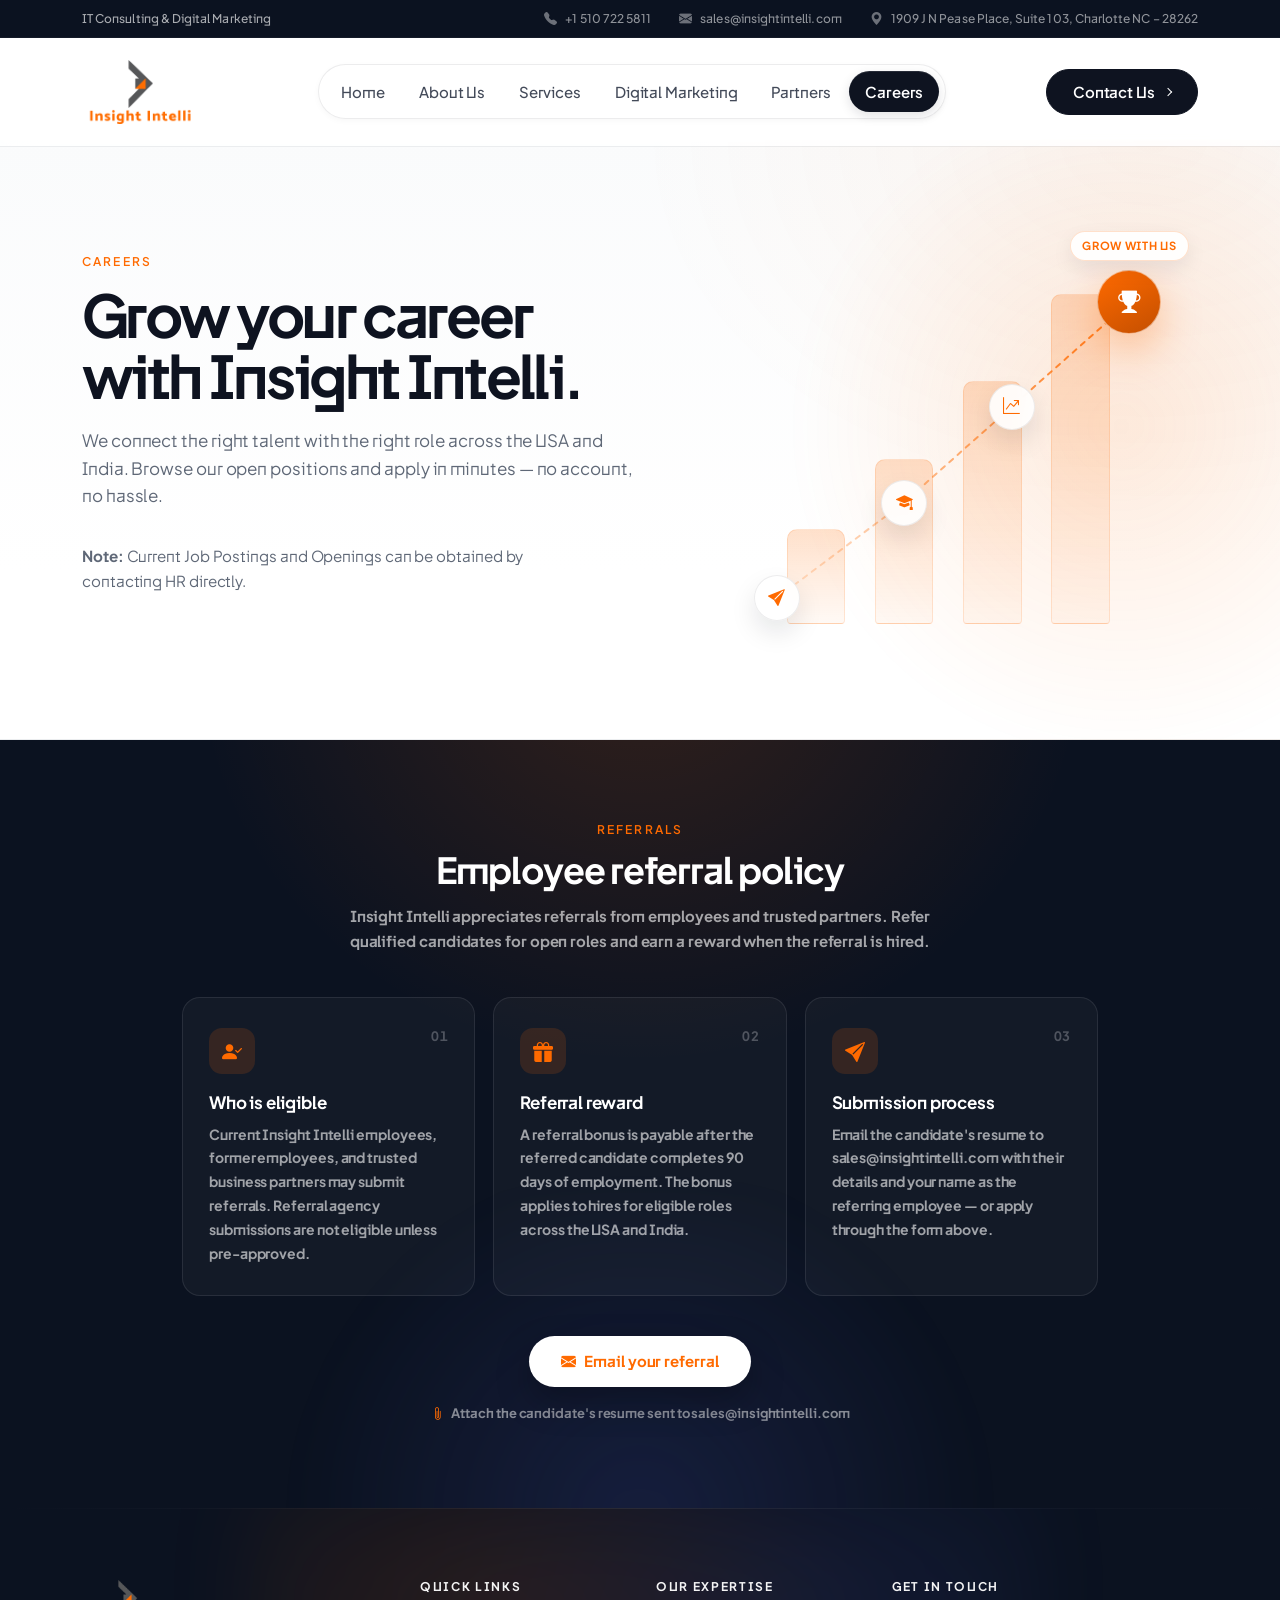
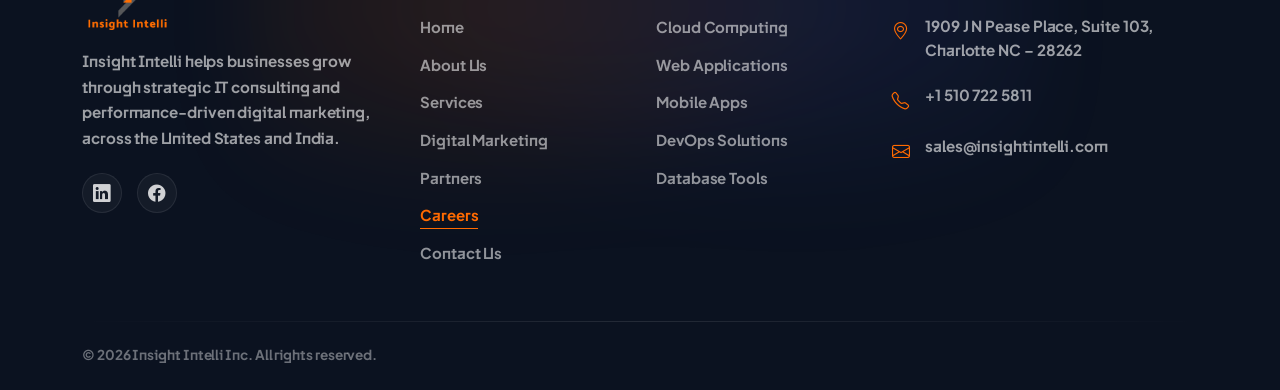
<file: careers.html>
<!doctype html>
<html lang="en">

<head>
  <meta charset="UTF-8" />
  <meta name="viewport" content="width=device-width, initial-scale=1.0" />
  <!-- SEO Meta Tags -->
  <title>
    Careers at Insight Intelli | Technology &amp; Staffing Opportunities
  </title>
  <meta name="description"
    content="Explore careers with Insight Intelli and connect with opportunities in technology, staffing, consulting, and digital delivery." />
  <meta name="robots" content="index, follow, max-image-preview:large" />
  <link rel="canonical" href="https://insightintelli.com/careers.html" />

  <!-- Open Graph -->
  <meta property="og:type" content="website" />
  <meta property="og:title" content="Careers at Insight Intelli | Technology &amp; Staffing Opportunities" />
  <meta property="og:description"
    content="Explore careers with Insight Intelli and connect with opportunities in technology, staffing, consulting, and digital delivery." />
  <meta property="og:image" content="https://insightintelli.com/images/logo.png" />
  <meta property="og:image:alt" content="Insight Intelli logo" />
  <meta property="og:url" content="https://insightintelli.com/careers.html" />
  <meta property="og:site_name" content="Insight Intelli" />
  <meta property="og:locale" content="en_US" />

  <!-- Twitter Card -->
  <meta name="twitter:card" content="summary_large_image" />
  <meta name="twitter:title" content="Careers at Insight Intelli | Technology &amp; Staffing Opportunities" />
  <meta name="twitter:description"
    content="Explore careers with Insight Intelli and connect with opportunities in technology, staffing, consulting, and digital delivery." />
  <meta name="twitter:image" content="https://insightintelli.com/images/logo.png" />
  <meta name="twitter:image:alt" content="Insight Intelli logo" />

  <!-- Additional SEO -->
  <meta name="author" content="Insight Intelli" />
  <meta name="theme-color" content="#ff6a00" />
  <meta name="keywords"
    content="IT jobs, software developer jobs, DevOps engineer jobs, systems analyst jobs, careers at Insight Intelli, employee referral, USA jobs" />

  <!-- Preconnect for Performance -->
  <link rel="preconnect" href="https://fonts.googleapis.com" />
  <link rel="preconnect" href="https://fonts.gstatic.com" crossorigin />

  <!-- Fonts -->
  <link
    href="https://fonts.googleapis.com/css2?family=Plus+Jakarta+Sans:wght@400;500;600;700;800&family=Manrope:wght@400;500;600;700;800&display=swap"
    rel="stylesheet" />

  <!-- Bootstrap CSS -->
  <link href="https://cdn.jsdelivr.net/npm/bootstrap@5.3.0/dist/css/bootstrap.min.css" rel="stylesheet" />

  <!-- Bootstrap Icons -->
  <link rel="stylesheet" href="https://cdn.jsdelivr.net/npm/bootstrap-icons@1.11.1/font/bootstrap-icons.css" />

  <!-- Custom Stylesheet -->
  <link rel="stylesheet" href="style.css" />
  <link rel="stylesheet" href="careers.css" />

  <!-- Favicon -->
  <link rel="icon" href="images/logo.png" type="image/png" />

  <!-- Schema.org Structured Data -->
  <script type="application/ld+json">
      {
        "@context": "https://schema.org",
        "@type": "Organization",
        "name": "Insight Intelli",
        "url": "https://insightintelli.com",
        "logo": "https://insightintelli.com/images/logo.png",
        "description": "Strategic staffing, smart automation, and scalable digital solutions.",
        "contactPoint": {
          "@type": "ContactPoint",
          "telephone": "+1-510-722-5811",
          "contactType": "customer service",
          "email": "sales@insightintelli.com"
        },
        "sameAs": [
          "https://www.linkedin.com/company/insightintelli-inc./",
          "https://www.facebook.com/insightintelli/"
        ]
      }
    </script>
</head>

<body>
  <!-- Skip to Content (Accessibility) -->
  <a href="#main-content" class="skip-to-content">Skip to main content</a>

  <header class="header" role="banner">
    <!-- TOP INFO BAR -->
    <div class="top-bar">
      <div class="container">
        <div class="top-bar-left">
          IT Consulting &amp; Digital Marketing
        </div>
        <div class="top-bar-right d-none d-md-flex">
          <a href="tel:+15107225811" class="top-bar-link">
            <i class="bi bi-telephone-fill"></i>
            +1 510 722 5811
          </a>
          <a href="mailto:sales@insightintelli.com" class="top-bar-link">
            <i class="bi bi-envelope-fill" aria-hidden="true"></i>
            sales@insightintelli.com
          </a>
          <div class="top-bar-link">
            <i class="bi bi-geo-alt-fill"></i>
            1909 J N Pease Place, Suite 103, Charlotte NC &ndash; 28262
          </div>
        </div>
      </div>
    </div>

    <!-- MAIN NAVBAR -->
    <nav class="navbar navbar-expand-lg modern-navbar">
      <div class="container">
        <a class="navbar-brand" href="index.html">
          <img src="images/logo.png" alt="Insight Intelli" />
        </a>

        <button class="navbar-toggler" type="button" data-bs-toggle="collapse" data-bs-target="#navbarNav"
          aria-controls="navbarNav" aria-expanded="false" aria-label="Toggle navigation">
          <span class="toggler-icon"></span>
          <span class="toggler-icon"></span>
          <span class="toggler-icon"></span>
        </button>

        <div class="collapse navbar-collapse" id="navbarNav">
          <ul class="navbar-nav mx-auto">
            <li class="nav-item">
              <a class="nav-link" href="index.html">Home</a>
            </li>
            <li class="nav-item">
              <a class="nav-link" href="about.html">About Us</a>
            </li>
            <li class="nav-item">
              <a class="nav-link" href="services.html">Services</a>
            </li>
            <li class="nav-item">
              <a class="nav-link" href="services/digital-marketing.html">Digital Marketing</a>
            </li>
            <li class="nav-item">
              <a class="nav-link" href="partners.html">Partners</a>
            </li>
            <li class="nav-item">
              <a class="nav-link active" aria-current="page" href="careers.html">Careers</a>
            </li>
          </ul>
          <div class="d-none d-lg-block">
            <a href="contact.html" class="nav-cta">Contact Us</a>
          </div>
          <!-- Mobile only CTA -->
          <div class="d-lg-none mt-3">
            <a href="contact.html" class="nav-cta w-100 text-center">Contact Us</a>
          </div>
        </div>
      </div>
    </nav>
  </header>

  <main id="main-content">
    <!-- ========== HERO ========== -->
    <section class="cr-hero" aria-labelledby="cr-hero-h">
      <span class="cr-hero-orb" aria-hidden="true"></span>
      <div class="container">
        <div class="cr-hero-grid">
          <div class="cr-hero-content">
            <p class="cr-eyebrow">Careers</p>
            <h1 class="cr-hero-title" id="cr-hero-h">
              Grow your career with Insight Intelli.
            </h1>
            <p class="cr-hero-sub">
              We connect the right talent with the right role across the USA
              and India. Browse our open positions and apply in minutes
              &mdash; no account, no hassle.
            </p>
            <p class="cr-hero-sub" style="margin-top: 16px; font-size: 0.95rem; opacity: 0.85;">
              <strong>Note:</strong> Current Job Postings and Openings can be obtained by contacting HR directly.
            </p>

          </div>

          <div class="cr-hero-visual" aria-hidden="true">
            <div class="cr-climb">
              <span class="cr-climb-bar cr-climb-bar--1"></span>
              <span class="cr-climb-bar cr-climb-bar--2"></span>
              <span class="cr-climb-bar cr-climb-bar--3"></span>
              <span class="cr-climb-bar cr-climb-bar--4"></span>
              <svg class="cr-climb-line" viewBox="0 0 100 100" preserveAspectRatio="none">
                <defs>
                  <linearGradient id="crLine" x1="0" y1="1" x2="1" y2="0">
                    <stop offset="0" stop-color="#ff6a00" stop-opacity="0.15" />
                    <stop offset="1" stop-color="#ff6a00" stop-opacity="0.9" />
                  </linearGradient>
                </defs>
                <path d="M14 86 L40 64 L62 42 L86 18" fill="none" stroke="url(#crLine)" stroke-width="2"
                  vector-effect="non-scaling-stroke" stroke-linecap="round" stroke-linejoin="round" />
              </svg>
              <div class="cr-step cr-step--1">
                <i class="bi bi-send-fill" aria-hidden="true"></i>
              </div>
              <div class="cr-step cr-step--2">
                <i class="bi bi-mortarboard-fill" aria-hidden="true"></i>
              </div>
              <div class="cr-step cr-step--3">
                <i class="bi bi-graph-up-arrow" aria-hidden="true"></i>
              </div>
              <div class="cr-step cr-step--4 cr-step--top">
                <i class="bi bi-trophy-fill" aria-hidden="true"></i>
                <span class="cr-step-flag">Grow with us</span>
              </div>
            </div>
          </div>
        </div>
      </div>
    </section>

    <!-- ========== OPEN POSITIONS ========== -->
    <section class="cr-positions" id="openings" aria-labelledby="cr-positions-h" hidden>
      <div class="container">
        <header class="cr-section-head cr-reveal">
          <p class="cr-eyebrow">Open positions</p>
          <h2 class="cr-heading" id="cr-positions-h">Current openings.</h2>
        </header>

        <div class="cr-positions-bar">
          <div class="cr-search">
            <i class="bi bi-search" aria-hidden="true"></i>
            <input type="search" id="jobSearch" placeholder="Search roles (e.g. Java, DevOps, Analyst)"
              aria-label="Search open roles" />
          </div>
          <p class="cr-count" aria-live="polite">
            <strong id="jobCount">14</strong> of 14 roles
          </p>
        </div>

        <div class="cr-grid" id="jobGrid">
          <article class="cr-job" data-job="Software Developer &ndash; HTML, CSS, JavaScript">
            <span class="cr-job-num">01</span>
            <div class="cr-job-main">
              <span class="cr-job-title">Software Developer &ndash; HTML, CSS, JavaScript</span>
              <span class="cr-job-meta"><span class="cr-tag">Full-time</span> USA</span>
            </div>
            <button type="button" class="cr-job-apply">
              Apply <i class="bi bi-arrow-right" aria-hidden="true"></i>
            </button>
          </article>

          <article class="cr-job" data-job="DevOps Engineer">
            <span class="cr-job-num">02</span>
            <div class="cr-job-main">
              <span class="cr-job-title">DevOps Engineer</span>
              <span class="cr-job-meta"><span class="cr-tag">Full-time</span> USA</span>
            </div>
            <button type="button" class="cr-job-apply">
              Apply <i class="bi bi-arrow-right" aria-hidden="true"></i>
            </button>
          </article>

          <article class="cr-job" data-job="Software Developer &ndash; ETL">
            <span class="cr-job-num">03</span>
            <div class="cr-job-main">
              <span class="cr-job-title">Software Developer &ndash; ETL</span>
              <span class="cr-job-meta"><span class="cr-tag">Full-time</span> USA</span>
            </div>
            <button type="button" class="cr-job-apply">
              Apply <i class="bi bi-arrow-right" aria-hidden="true"></i>
            </button>
          </article>

          <article class="cr-job" data-job="Business Systems Analyst">
            <span class="cr-job-num">04</span>
            <div class="cr-job-main">
              <span class="cr-job-title">Business Systems Analyst</span>
              <span class="cr-job-meta"><span class="cr-tag">Full-time</span> USA</span>
            </div>
            <button type="button" class="cr-job-apply">
              Apply <i class="bi bi-arrow-right" aria-hidden="true"></i>
            </button>
          </article>

          <article class="cr-job" data-job="Software Developer &ndash; C#, .NET">
            <span class="cr-job-num">05</span>
            <div class="cr-job-main">
              <span class="cr-job-title">Software Developer &ndash; C#, .NET</span>
              <span class="cr-job-meta"><span class="cr-tag">Full-time</span> USA</span>
            </div>
            <button type="button" class="cr-job-apply">
              Apply <i class="bi bi-arrow-right" aria-hidden="true"></i>
            </button>
          </article>

          <article class="cr-job" data-job="Software Developer &ndash; Salesforce">
            <span class="cr-job-num">06</span>
            <div class="cr-job-main">
              <span class="cr-job-title">Software Developer &ndash; Salesforce</span>
              <span class="cr-job-meta"><span class="cr-tag">Full-time</span> USA</span>
            </div>
            <button type="button" class="cr-job-apply">
              Apply <i class="bi bi-arrow-right" aria-hidden="true"></i>
            </button>
          </article>

          <article class="cr-job" data-job="Software Developer &ndash; Splunk">
            <span class="cr-job-num">07</span>
            <div class="cr-job-main">
              <span class="cr-job-title">Software Developer &ndash; Splunk</span>
              <span class="cr-job-meta"><span class="cr-tag">Full-time</span> USA</span>
            </div>
            <button type="button" class="cr-job-apply">
              Apply <i class="bi bi-arrow-right" aria-hidden="true"></i>
            </button>
          </article>

          <article class="cr-job" data-job="Software Developer &ndash; Microsoft SharePoint Development">
            <span class="cr-job-num">08</span>
            <div class="cr-job-main">
              <span class="cr-job-title">Software Developer &ndash; Microsoft SharePoint
                Development</span>
              <span class="cr-job-meta"><span class="cr-tag">Full-time</span> USA</span>
            </div>
            <button type="button" class="cr-job-apply">
              Apply <i class="bi bi-arrow-right" aria-hidden="true"></i>
            </button>
          </article>

          <article class="cr-job" data-job="Software Developer &ndash; Microsoft SQL Server">
            <span class="cr-job-num">09</span>
            <div class="cr-job-main">
              <span class="cr-job-title">Software Developer &ndash; Microsoft SQL Server</span>
              <span class="cr-job-meta"><span class="cr-tag">Full-time</span> USA</span>
            </div>
            <button type="button" class="cr-job-apply">
              Apply <i class="bi bi-arrow-right" aria-hidden="true"></i>
            </button>
          </article>

          <article class="cr-job" data-job="Software Developer &ndash; Java and Android Application Development">
            <span class="cr-job-num">10</span>
            <div class="cr-job-main">
              <span class="cr-job-title">Software Developer &ndash; Java and Android Application
                Development</span>
              <span class="cr-job-meta"><span class="cr-tag">Full-time</span> USA</span>
            </div>
            <button type="button" class="cr-job-apply">
              Apply <i class="bi bi-arrow-right" aria-hidden="true"></i>
            </button>
          </article>

          <article class="cr-job" data-job="Systems Analyst">
            <span class="cr-job-num">11</span>
            <div class="cr-job-main">
              <span class="cr-job-title">Systems Analyst</span>
              <span class="cr-job-meta"><span class="cr-tag">Full-time</span> USA</span>
            </div>
            <button type="button" class="cr-job-apply">
              Apply <i class="bi bi-arrow-right" aria-hidden="true"></i>
            </button>
          </article>

          <article class="cr-job" data-job="Software Developer &ndash; Talend Development">
            <span class="cr-job-num">12</span>
            <div class="cr-job-main">
              <span class="cr-job-title">Software Developer &ndash; Talend Development</span>
              <span class="cr-job-meta"><span class="cr-tag">Full-time</span> Charlotte, NC</span>
            </div>
            <button type="button" class="cr-job-apply">
              Apply <i class="bi bi-arrow-right" aria-hidden="true"></i>
            </button>
          </article>

          <article class="cr-job" data-job="Systems Analyst &ndash; Computer Programming Tools">
            <span class="cr-job-num">13</span>
            <div class="cr-job-main">
              <span class="cr-job-title">Systems Analyst &ndash; Computer Programming Tools</span>
              <span class="cr-job-meta"><span class="cr-tag">Full-time</span> USA</span>
            </div>
            <button type="button" class="cr-job-apply">
              Apply <i class="bi bi-arrow-right" aria-hidden="true"></i>
            </button>
          </article>

          <article class="cr-job" data-job="Network Engineer">
            <span class="cr-job-num">14</span>
            <div class="cr-job-main">
              <span class="cr-job-title">Network Engineer</span>
              <span class="cr-job-meta"><span class="cr-tag">Full-time</span> USA</span>
            </div>
            <button type="button" class="cr-job-apply">
              Apply <i class="bi bi-arrow-right" aria-hidden="true"></i>
            </button>
          </article>
        </div>

        <p class="cr-empty" id="jobEmpty">
          <i class="bi bi-search" aria-hidden="true"></i>
          No roles match your search. Try a different keyword or
          <button type="button" class="cr-btn-ghost" id="clearSearch" style="
                border: none;
                padding: 0;
                color: var(--color-brand);
                border-bottom: 1px solid var(--color-brand);
              ">
            apply generally</button>.
        </p>
      </div>
    </section>

    <!-- ========== APPLICATION FORM ========== -->
    <section class="cr-apply" id="apply" aria-labelledby="cr-apply-h" hidden>
      <div class="container">
        <div class="cr-apply-layout">
          <!-- Info panel -->
          <aside class="cr-apply-aside cr-reveal">
            <p class="cr-eyebrow">Apply now</p>
            <h2 class="cr-heading" id="cr-apply-h">
              Send us your application.
            </h2>
            <p class="cr-apply-lead">
              Tell us who you are and the role you&rsquo;re after. Our team
              reviews every application and reaches out to strong matches.
            </p>
            <ul class="cr-apply-points">
              <li>
                <i class="bi bi-check-circle-fill" aria-hidden="true"></i>
                Takes under two minutes to complete.
              </li>
              <li>
                <i class="bi bi-check-circle-fill" aria-hidden="true"></i>
                Attach a resume or share a portfolio link.
              </li>
              <li>
                <i class="bi bi-check-circle-fill" aria-hidden="true"></i> We
                reply to shortlisted candidates within days.
              </li>
            </ul>
            <p class="cr-apply-contact">
              Prefer email? Write to
              <a href="mailto:sales@insightintelli.com">sales@insightintelli.com</a>
            </p>
          </aside>

          <!-- Form -->
          <div class="cr-form-card">
            <form id="applyForm" novalidate>
              <!-- Position -->
              <div class="field-group field-select-group full" id="fg-position" style="margin-bottom: 18px" hidden>
                <select id="position" name="position" class="field-select" aria-describedby="position-error">
                  <option value="" disabled hidden>Select a position…</option>
                  <!-- role options injected by JS -->
                  <option value="Employee referral">Employee referral</option>
                  <option value="General / open application" selected>
                    General / open application
                  </option>
                </select>
                <label class="field-label" for="position">Position</label>
                <span class="field-error" id="position-error" role="alert">Please choose a position.</span>
              </div>

              <!-- Name + Email -->
              <div class="cr-form-row">
                <div class="field-group" id="fg-name">
                  <input type="text" id="fullName" name="fullName" class="field-input" placeholder="Full name"
                    autocomplete="name" required aria-required="true" aria-describedby="name-error" />
                  <label class="field-label" for="fullName">Full name</label>
                  <span class="field-error" id="name-error" role="alert">Please enter your name.</span>
                </div>
                <div class="field-group" id="fg-email">
                  <input type="email" id="email" name="email" class="field-input" placeholder="Email"
                    autocomplete="email" required aria-required="true" aria-describedby="email-error" />
                  <label class="field-label" for="email">Email</label>
                  <span class="field-error" id="email-error" role="alert">Please enter a valid email.</span>
                </div>
              </div>

              <!-- Phone -->
              <div class="cr-form-row">
                <div class="field-group" id="fg-phone">
                  <input type="tel" id="phone" name="phone" class="field-input" placeholder="Phone" autocomplete="tel"
                    required aria-required="true" aria-describedby="phone-error" />
                  <label class="field-label" for="phone">Phone</label>
                  <span class="field-error" id="phone-error" role="alert">Please enter your phone number.</span>
                </div>
              </div>

              <!-- Experience -->
              <div class="field-group field-select-group full" id="fg-exp" style="margin-bottom: 18px">
                <select id="experience" name="experience" class="field-select">
                  <option value="" disabled selected hidden>
                    Select experience…
                  </option>
                  <option value="0–1 years">0–1 years</option>
                  <option value="1–3 years">1–3 years</option>
                  <option value="3–5 years">3–5 years</option>
                  <option value="5–8 years">5–8 years</option>
                  <option value="8+ years">8+ years</option>
                </select>
                <label class="field-label" for="experience">Years of experience (optional)</label>
              </div>

              <!-- Résumé -->
              <div class="cr-file">
                <label class="cr-file-label" for="resume">
                  <i class="bi bi-paperclip" aria-hidden="true"></i>
                  <span class="cr-file-text">
                    <strong>Attach your resume - PDF or Word,
                      up to 5&nbsp;MB (required)
                      <span class="cr-file-name" id="resumeName"></span>
                  </span>
                  <input type="file" id="resume" name="resume" accept=".pdf,.doc,.docx" />
                </label>
                <span class="field-error" id="resume-error" role="alert" style="display: none">File must be under 5
                  MB.</span>
              </div>

              <!-- Message -->
              <div class="field-group full" id="fg-message" style="margin-bottom: 16px">
                <textarea id="message" name="message" class="field-textarea" placeholder="Message"></textarea>
                <label class="field-label" for="message">Tell us about yourself (optional)</label>
              </div>

              <!-- Consent -->
              <label class="cr-consent" id="fg-consent">
                <input type="checkbox" id="consent" name="consent" required aria-required="true" />
                <span>I agree to Insight Intelli storing my details for
                  recruitment purposes.</span>
              </label>
              <span class="field-error" id="consent-error" role="alert" style="display: none">Please accept to
                continue.</span>

              <!-- Submit -->
              <div class="cr-submit-wrap">
                <button type="submit" class="btn-submit" id="applySubmit">
                  <span class="btn-submit-label">Submit application</span>
                  <i class="bi bi-arrow-right" aria-hidden="true"></i>
                </button>
                <span class="cr-submit-note">Your information is kept confidential.,</span>
              </div>

              <!-- Feedback -->
              <div class="cr-form-msg is-success" id="applySuccess" role="status" aria-live="polite">
                <i class="bi bi-check-circle-fill" aria-hidden="true"></i>
                <span>Application received! Our team will be in touch soon.</span>
              </div>
              <div class="cr-form-msg is-error" id="applyError" role="alert" aria-live="assertive">
                <i class="bi bi-exclamation-circle-fill" aria-hidden="true"></i>
                <span>Something went wrong. Please try again, or email
                  sales@insightintelli.com.</span>
              </div>
            </form>
          </div>
        </div>
      </div>
    </section>

    <!-- ========== REFERRAL ========== -->
    <section class="cr-referral" aria-labelledby="cr-referral-h">
      <span class="cr-referral-glow" aria-hidden="true"></span>
      <div class="container cr-referral-inner">
        <header class="cr-referral-head">
          <p class="cr-referral-eyebrow">Referrals</p>
          <h2 class="cr-referral-title" id="cr-referral-h">
            Employee referral policy
          </h2>
          <p class="cr-referral-text">
            Insight Intelli appreciates referrals from employees and trusted
            partners. Refer qualified candidates for open roles and earn a
            reward when the referral is hired.
          </p>
        </header>

        <div class="cr-policy-grid">
          <article class="cr-policy-card cr-reveal">
            <span class="cr-policy-icon" aria-hidden="true"><i class="bi bi-person-check-fill"></i></span>
            <span class="cr-policy-num" aria-hidden="true">01</span>
            <h3>Who is eligible</h3>
            <p>
              Current Insight Intelli employees, former employees, and trusted
              business partners may submit referrals. Referral agency
              submissions are not eligible unless pre-approved.
            </p>
          </article>
          <article class="cr-policy-card cr-reveal">
            <span class="cr-policy-icon" aria-hidden="true"><i class="bi bi-gift-fill"></i></span>
            <span class="cr-policy-num" aria-hidden="true">02</span>
            <h3>Referral reward</h3>
            <p>
              A referral bonus is payable after the referred candidate
              completes 90 days of employment. The bonus applies to hires for
              eligible roles across the USA and India.
            </p>
          </article>
          <article class="cr-policy-card cr-reveal">
            <span class="cr-policy-icon" aria-hidden="true"><i class="bi bi-send-fill"></i></span>
            <span class="cr-policy-num" aria-hidden="true">03</span>
            <h3>Submission process</h3>
            <p>
              Email the candidate's resume to sales@insightintelli.com with
              their details and your name as the referring employee &mdash; or
              apply through the form above.
            </p>
          </article>
        </div>

        <div class="cr-referral-cta">
          <a href="mailto:sales@insightintelli.com?subject=Employee%20Referral&amp;body=Hi%20Insight%20Intelli%20team%2C%0D%0A%0D%0AI%20would%20like%20to%20refer%20a%20candidate%20for%20an%20open%20role.%20Please%20find%20their%20details%20below%20and%20the%20r%C3%A9sum%C3%A9%20attached%3A%0D%0A%0D%0ACandidate%20name%3A%0D%0ARole%20of%20interest%3A%0D%0ACandidate%20email%3A%0D%0ACandidate%20phone%3A%0D%0A%0D%0AReferred%20by%3A"
            class="btn btn-brand cr-referral-btn">
            <i class="bi bi-envelope-fill" aria-hidden="true"></i>
            Email your referral
          </a>
          <span class="cr-referral-note">
            <i class="bi bi-paperclip" aria-hidden="true"></i>
            Attach the candidate's resume sent to sales@insightintelli.com
          </span>
        </div>
      </div>
    </section>
    <!-- ========== JOB DESCRIPTION MODAL (content injected by JS) ========== -->
    <div class="cr-modal" id="jdModal" hidden>
      <div class="cr-modal-overlay" data-close></div>
      <div class="cr-modal-dialog" role="dialog" aria-modal="true" aria-labelledby="jdModalTitle">
        <button type="button" class="cr-modal-close" aria-label="Close job description" data-close>
          <i class="bi bi-x-lg" aria-hidden="true"></i>
        </button>
        <p class="cr-modal-tag" id="jdModalTag"></p>
        <h2 class="cr-modal-title" id="jdModalTitle"></h2>
        <dl class="cr-spec-grid" id="jdModalSpecs" hidden></dl>
        <div class="cr-modal-section" id="jdModalOverview" hidden></div>
        <div class="cr-modal-section" id="jdModalResp" hidden></div>
        <div class="cr-modal-section" id="jdModalReq" hidden></div>
        <button type="button" class="btn btn-brand cr-job-apply" id="jdModalApply">
          Apply for this role
        </button>
      </div>
    </div>
  </main>

  <!-- ========== FOOTER ========== -->
  <footer class="site-footer" role="contentinfo">
    <div class="container">
      <div class="footer-grid">
        <!-- Column 1: Brand & Social -->
        <div class="footer-column">
          <a href="index.html" class="footer-logo" aria-label="Insight Intelli Home">
            <img src="images/logo.png" alt="Insight Intelli" width="200" height="60" />
          </a>
          <p class="footer-brand-text">
            Insight Intelli helps businesses grow through strategic IT
            consulting and performance-driven digital marketing, across the
            United States and India.
          </p>
          <div class="footer-social">
            <a href="https://www.linkedin.com/company/insightintelli-inc./" target="_blank" rel="noopener"
              aria-label="LinkedIn"><i class="bi bi-linkedin"></i></a>
            <a href="https://www.facebook.com/insightintelli/" target="_blank" rel="noopener" aria-label="Facebook"><i
                class="bi bi-facebook"></i></a>
          </div>
        </div>

        <!-- Column 2: Quick Links -->
        <div class="footer-column">
          <h3 class="footer-heading">Quick Links</h3>
          <ul class="footer-links">
            <li><a href="index.html">Home</a></li>
            <li><a href="about.html">About Us</a></li>
            <li><a href="services.html">Services</a></li>
            <li><a href="services/digital-marketing.html">Digital Marketing</a></li>
            <li><a href="partners.html">Partners</a></li>
            <li><a href="careers.html">Careers</a></li>
            <li><a href="contact.html">Contact Us</a></li>
          </ul>
        </div>

        <!-- Column 3: Our Expertise -->
        <div class="footer-column">
          <h3 class="footer-heading">Our Expertise</h3>
          <ul class="footer-links expertise-links">
            <li><a href="about.html#expertise">Cloud Computing</a></li>
            <li><a href="about.html#expertise">Web Applications</a></li>
            <li><a href="about.html#expertise">Mobile Apps</a></li>
            <li><a href="about.html#expertise">DevOps Solutions</a></li>
            <li><a href="about.html#expertise">Database Tools</a></li>
          </ul>
        </div>

        <!-- Column 4: Contact & Newsletter -->
        <div class="footer-column">
          <h3 class="footer-heading">Get in Touch</h3>
          <div class="footer-contact-info">
            <div class="footer-contact-item">
              <i class="bi bi-geo-alt" aria-hidden="true"></i>
              <span>1909 J N Pease Place, Suite 103, Charlotte NC &ndash;
                28262</span>
            </div>
            <div class="footer-contact-item">
              <i class="bi bi-telephone" aria-hidden="true"></i>
              <a href="tel:+15107225811">+1 510 722 5811</a>
            </div>
            <div class="footer-contact-item">
              <i class="bi bi-envelope" aria-hidden="true"></i>
              <a href="mailto:sales@insightintelli.com">sales@insightintelli.com</a>
            </div>
          </div>
        </div>
      </div>

      <div class="footer-bottom">
        <div class="footer-separator"></div>
        <div class="footer-copyright-wrapper">
          <p>&copy; 2026 Insight Intelli Inc. All rights reserved.</p>
        </div>
      </div>
    </div>
  </footer>

  <!-- Scroll to Top -->
  <button id="scrollToTop" class="scroll-to-top" aria-label="Scroll to top">
    <i class="bi bi-arrow-up" aria-hidden="true"></i>
  </button>

  <!-- Bootstrap JS -->
  <script src="https://cdn.jsdelivr.net/npm/bootstrap@5.3.0/dist/js/bootstrap.bundle.min.js"></script>

  <script>
    /* =========================================================
       Google Apps Script endpoint
       Paste your deployed Web App URL between the quotes to send
       applications live. While empty, the form validates and shows
       a success state without sending (safe for previewing).
       ========================================================= */
    const APPLICATION_ENDPOINT = "https://script.google.com/macros/s/AKfycbwA5XnBqdy2rC8sLpkT2uqaoe8G07S9LOW4MAD_Giai2optNDXV6tDlFqPI-gzP6ohlkQ/exec";

    // ========== HEADER SCROLL ==========
    const header = document.querySelector(".header");
    window.addEventListener(
      "scroll",
      () => {
        header.classList.toggle("scrolled", window.scrollY > 50);
      },
      { passive: true },
    );

    // ========== SCROLL TO TOP ==========
    const scrollTopBtn = document.getElementById("scrollToTop");
    window.addEventListener(
      "scroll",
      () => {
        scrollTopBtn.classList.toggle("visible", window.pageYOffset > 300);
      },
      { passive: true },
    );
    scrollTopBtn.addEventListener("click", () =>
      window.scrollTo({ top: 0, behavior: "smooth" }),
    );

    // ========== MOBILE MENU ==========
    function closeMenu() {
      const c = document.getElementById("navbarNav");
      if (c && c.classList.contains("show")) {
        new bootstrap.Collapse(c, { toggle: false }).hide();
      }
    }
    document
      .querySelectorAll(".navbar-nav .nav-link")
      .forEach((l) => l.addEventListener("click", closeMenu));
    document.addEventListener("keydown", (e) => {
      if (e.key === "Escape") closeMenu();
    });

    // ========== ACTIVE NAV LINK ==========
    const currentPage = location.pathname.split("/").pop() || "index.html";
    document
      .querySelectorAll(".navbar-nav .nav-link, .footer-links a")
      .forEach((item) => {
        const href = item.getAttribute("href");
        if (href && href.startsWith(currentPage))
          item.classList.add("active");
      });

    // ========== SMOOTH SCROLL ==========
    function smoothScrollTo(target) {
      if (target)
        target.scrollIntoView({ behavior: "smooth", block: "start" });
    }
    document.querySelectorAll('a[href^="#"]').forEach((a) => {
      a.addEventListener("click", (e) => {
        const href = a.getAttribute("href");
        if (href === "#") return;
        const t = document.querySelector(href);
        if (t) {
          e.preventDefault();
          smoothScrollTo(t);
        }
      });
    });

    // ========== SCROLL REVEAL ==========
    const revealObserver = new IntersectionObserver(
      (entries) => {
        entries.forEach((entry) => {
          if (entry.isIntersecting) {
            entry.target.classList.add("scroll-animate");
            revealObserver.unobserve(entry.target);
          }
        });
      },
      { threshold: 0.12, rootMargin: "0px 0px -40px 0px" },
    );
    document.querySelectorAll(".cr-reveal").forEach((el, i) => {
      el.style.transitionDelay = Math.min(i, 3) * 0.06 + "s";
      revealObserver.observe(el);
    });

    // ========== POSITION SELECT (built from job cards) ==========
    const positionSelect = document.getElementById("position");
    const jobCards = Array.from(
      document.querySelectorAll("#jobGrid .cr-job[data-job]"),
    );
    const refOption = positionSelect.querySelector(
      'option[value="Employee referral"]',
    );
    jobCards.forEach((card) => {
      const opt = document.createElement("option");
      opt.value = card.dataset.job;
      opt.textContent = card.dataset.job;
      positionSelect.insertBefore(opt, refOption);
    });

    // ========== APPLY (pre-fill + scroll + focus) ==========
    function applyFor(job) {
      if (job) {
        let match = Array.from(positionSelect.options).find(
          (o) => o.value === job,
        );
        if (!match) {
          match = document.createElement("option");
          match.value = job;
          match.textContent = job;
          positionSelect.insertBefore(match, refOption);
        }
        positionSelect.value = job;
        const g = document.getElementById("fg-position");
        if (g) g.classList.remove("has-error");
      }
      smoothScrollTo(document.getElementById("apply"));
      const card = document.querySelector(".cr-form-card");
      if (card) {
        card.style.transition = "box-shadow .4s ease";
        card.style.boxShadow =
          "0 0 0 3px var(--color-brand-alpha-20), 0 20px 50px rgba(14,19,32,.08)";
        setTimeout(() => {
          card.style.boxShadow = "";
        }, 1200);
      }
      setTimeout(() => {
        const name = document.getElementById("fullName");
        if (name) name.focus({ preventScroll: true });
      }, 600);
    }

    /* =========================================================
       Job descriptions — edit or extend these freely.
       Keys must match each role's data-job value exactly.
       ========================================================= */
    const JOB_DESCRIPTIONS = {
      "Software Developer – HTML, CSS, JavaScript": {
        type: "Full-time",
        location: "United States",
        summary:
          "Build and maintain responsive, accessible web interfaces that bring product designs to life across modern browsers and devices.",
        responsibilities: [
          "Develop responsive UI using semantic HTML, modern CSS, and vanilla JavaScript.",
          "Translate designs and wireframes into pixel-accurate, cross-browser layouts.",
          "Optimize pages for performance, accessibility (WCAG), and SEO.",
          "Collaborate with designers and back-end developers to integrate APIs.",
        ],
        requirements: [
          "Strong hands-on experience with HTML5, CSS3, and JavaScript (ES6+).",
          "Familiarity with responsive design, Flexbox/Grid, and browser dev tools.",
          "Working knowledge of version control (Git) and basic build tooling.",
          "Bachelor's degree in Computer Science or equivalent practical experience.",
        ],
      },
      "DevOps Engineer": {
        type: "Full-time",
        location: "United States",
        summary:
          "Automate build, release, and infrastructure workflows so teams can ship reliable software faster.",
        responsibilities: [
          "Design and maintain CI/CD pipelines for automated build, test, and deployment.",
          "Provision and manage cloud infrastructure using infrastructure-as-code.",
          "Monitor system health, set up alerting, and drive incident response.",
          "Improve reliability, scalability, and security across environments.",
        ],
        requirements: [
          "Experience with AWS, Azure, or GCP and containers (Docker/Kubernetes).",
          "Proficiency with CI/CD tools and scripting (Bash, Python, or similar).",
          "Knowledge of IaC tools such as Terraform or CloudFormation.",
          "Bachelor's degree in a relevant field or equivalent experience.",
        ],
      },
      "Software Developer – ETL": {
        type: "Full-time",
        location: "United States",
        summary:
          "Design and build data pipelines that extract, transform, and load data across systems for analytics and reporting.",
        responsibilities: [
          "Develop and maintain ETL workflows and data integration jobs.",
          "Model, cleanse, and transform data from multiple source systems.",
          "Tune queries and pipelines for performance and reliability.",
          "Partner with analysts to deliver accurate, well-structured datasets.",
        ],
        requirements: [
          "Experience building ETL processes with relational databases and SQL.",
          "Familiarity with data warehousing concepts and integration tools.",
          "Strong attention to data quality, validation, and error handling.",
          "Bachelor's degree in a relevant field or equivalent experience.",
        ],
      },
      "Business Systems Analyst": {
        type: "Full-time",
        location: "United States",
        summary:
          "Bridge business needs and technical delivery by gathering requirements and translating them into clear solutions.",
        responsibilities: [
          "Elicit, document, and prioritize business and functional requirements.",
          "Map current-state processes and recommend improvements.",
          "Create user stories, specifications, and acceptance criteria.",
          "Coordinate with stakeholders, developers, and QA through delivery.",
        ],
        requirements: [
          "Proven experience in business/systems analysis on software projects.",
          "Strong requirements-gathering, documentation, and communication skills.",
          "Familiarity with Agile/Scrum and tools like Jira or Confluence.",
          "Bachelor's degree in Business, IT, or a related field.",
        ],
      },
      "Software Developer – C#, .NET": {
        type: "Full-time",
        location: "United States",
        summary:
          "Build and maintain robust back-end services and applications on the .NET platform.",
        responsibilities: [
          "Develop applications and APIs using C# and .NET / .NET Core.",
          "Design data models and integrate with SQL Server and external services.",
          "Write unit tests and participate in code reviews.",
          "Troubleshoot, debug, and optimize existing applications.",
        ],
        requirements: [
          "Solid experience with C#, .NET / .NET Core, and ASP.NET.",
          "Knowledge of REST APIs, SQL, and object-oriented design.",
          "Familiarity with Git and Agile development.",
          "Bachelor's degree in Computer Science or equivalent experience.",
        ],
      },
      "Software Developer – Salesforce": {
        type: "Full-time",
        location: "United States",
        summary:
          "Customize and extend the Salesforce platform to support sales, service, and business operations.",
        responsibilities: [
          "Configure and customize Salesforce using flows, objects, and layouts.",
          "Develop with Apex, Lightning Web Components, and Visualforce.",
          "Integrate Salesforce with external systems via APIs.",
          "Support deployments, data management, and admin best practices.",
        ],
        requirements: [
          "Hands-on Salesforce development experience (Apex, LWC).",
          "Understanding of the Salesforce data model, security, and automation.",
          "Salesforce certification (Admin or Platform Developer) is a plus.",
          "Bachelor's degree in a relevant field or equivalent experience.",
        ],
      },
      "Software Developer – Splunk": {
        type: "Full-time",
        location: "United States",
        summary:
          "Build dashboards, alerts, and integrations on Splunk to turn machine data into operational insight.",
        responsibilities: [
          "Onboard and normalize data sources into Splunk.",
          "Develop searches, dashboards, reports, and alerts using SPL.",
          "Create and maintain apps, add-ons, and integrations.",
          "Support monitoring, security, and observability use cases.",
        ],
        requirements: [
          "Experience with Splunk development and Search Processing Language (SPL).",
          "Understanding of log management, parsing, and data onboarding.",
          "Familiarity with scripting and regular expressions.",
          "Bachelor's degree in a relevant field or equivalent experience.",
        ],
      },
      "Software Developer – Microsoft SharePoint Development": {
        type: "Full-time",
        location: "United States",
        summary:
          "Develop and customize SharePoint solutions that support collaboration, content, and workflows.",
        responsibilities: [
          "Build and customize SharePoint sites, lists, and libraries.",
          "Develop web parts, workflows, and integrations (SPFx, Power Automate).",
          "Migrate and manage content across SharePoint environments.",
          "Support governance, permissions, and administration.",
        ],
        requirements: [
          "Experience with SharePoint Online / On-Prem development.",
          "Familiarity with SPFx, Power Platform, and Microsoft 365.",
          "Knowledge of JavaScript/TypeScript and REST APIs.",
          "Bachelor's degree in a relevant field or equivalent experience.",
        ],
      },
      "Software Developer – Microsoft SQL Server": {
        type: "Full-time",
        location: "United States",
        summary:
          "Design, develop, and optimize databases and stored procedures on Microsoft SQL Server.",
        responsibilities: [
          "Design schemas and write stored procedures, functions, and views.",
          "Optimize queries, indexes, and overall database performance.",
          "Implement backup, recovery, and data integrity practices.",
          "Support reporting and data integration needs.",
        ],
        requirements: [
          "Strong T-SQL and Microsoft SQL Server development experience.",
          "Knowledge of performance tuning and database design.",
          "Familiarity with SSIS/SSRS is a plus.",
          "Bachelor's degree in a relevant field or equivalent experience.",
        ],
      },
      "Software Developer – Java and Android Application Development": {
        type: "Full-time",
        location: "United States",
        summary:
          "Build Java back-end services and native Android applications used by customers and internal teams.",
        responsibilities: [
          "Develop and maintain Android apps using Java/Kotlin and the Android SDK.",
          "Build and integrate RESTful services and back-end logic in Java.",
          "Optimize apps for performance, battery, and a range of devices.",
          "Publish and maintain releases through the app lifecycle.",
        ],
        requirements: [
          "Experience with Java and Android application development.",
          "Familiarity with REST APIs, SQLite, and the Android SDK.",
          "Understanding of mobile UI/UX and Google Play guidelines.",
          "Bachelor's degree in Computer Science or equivalent experience.",
        ],
      },
      "Systems Analyst": {
        type: "Full-time",
        location: "United States",
        summary:
          "Analyze, evaluate, and improve IT systems to keep business operations efficient and reliable.",
        responsibilities: [
          "Assess existing systems and identify opportunities for improvement.",
          "Document requirements, workflows, and system specifications.",
          "Coordinate testing, implementation, and user support.",
          "Act as a liaison between business users and technical teams.",
        ],
        requirements: [
          "Experience analyzing and supporting IT systems.",
          "Strong analytical, documentation, and problem-solving skills.",
          "Familiarity with databases, reporting, and integration concepts.",
          "Bachelor's degree in IT, Computer Science, or a related field.",
        ],
      },
      "Software Developer – Talend Development": {
        flag: "Now hiring · 3 openings",
        type: "Full-time · 40 hrs/week",
        location: "Charlotte, NC 28262",
        compensation: "$154,669.00 / year",
        openings: "3",
        posted: "20 Aug 2025",
        travel: "Across the USA",
        summary:
          "Develop software using Talend technologies, design ETL processes, and implement data integration solutions. Travel/relocation is required throughout the USA.",
        responsibilities: [
          "Develop software solutions using Talend technologies.",
          "Design and build ETL processes for data integration.",
          "Implement and maintain data integration solutions across systems.",
          "Travel or relocate as required to project sites throughout the USA.",
        ],
        requirements: [
          "Master's degree in a relevant field with six months of experience, or a Bachelor's degree plus five years of progressive experience.",
          "Six months of Talend Development experience is required.",
          "Experience designing ETL processes and data integration solutions.",
        ],
      },
      "Systems Analyst – Computer Programming Tools": {
        type: "Full-time",
        location: "United States",
        summary:
          "Analyze and support the programming tools and environments that development teams rely on.",
        responsibilities: [
          "Evaluate, configure, and support development tools and environments.",
          "Document standards, usage, and troubleshooting guides.",
          "Assist developers with tooling, builds, and integrations.",
          "Recommend improvements to developer workflows.",
        ],
        requirements: [
          "Experience with software development tools and environments.",
          "Strong analytical and troubleshooting skills.",
          "Familiarity with programming languages and build systems.",
          "Bachelor's degree in a relevant field or equivalent experience.",
        ],
      },
      "Network Engineer": {
        type: "Full-time",
        location: "United States",
        summary:
          "Design, implement, and maintain reliable and secure network infrastructure.",
        responsibilities: [
          "Configure and maintain routers, switches, firewalls, and VPNs.",
          "Monitor network performance and resolve connectivity issues.",
          "Implement network security and access controls.",
          "Document network architecture and support capacity planning.",
        ],
        requirements: [
          "Experience administering enterprise networks (LAN/WAN).",
          "Knowledge of TCP/IP, routing, switching, and network security.",
          "Certifications such as CCNA/CCNP are a plus.",
          "Bachelor's degree in a relevant field or equivalent experience.",
        ],
      },
    };

    // Job description modal
    const jdModal = document.getElementById("jdModal");
    let jdLastFocus = null;

    function jdRenderSection(id, label, items) {
      const el = document.getElementById(id);
      if (!items || !items.length) {
        el.hidden = true;
        el.innerHTML = "";
        return;
      }
      el.hidden = false;
      el.innerHTML =
        "<h4>" +
        label +
        '</h4><ul class="cr-jd-list">' +
        items.map((i) => "<li>" + i + "</li>").join("") +
        "</ul>";
    }

    function openJdModal(job) {
      const d = JOB_DESCRIPTIONS[job];
      if (!d || !jdModal) return;
      jdLastFocus = document.activeElement;

      document.getElementById("jdModalTitle").textContent = job;
      document.getElementById("jdModalTag").textContent =
        d.flag || [d.type, d.location].filter(Boolean).join(" · ");

      const specEl = document.getElementById("jdModalSpecs");
      if (d.compensation || d.openings || d.posted || d.travel) {
        const specs = [
          ["Type", d.type],
          ["Compensation", d.compensation],
          ["Openings", d.openings],
          ["Posted", d.posted],
          ["Location", d.location],
          ["Travel", d.travel],
        ].filter((s) => s[1]);
        specEl.hidden = false;
        specEl.innerHTML = specs
          .map(
            (s) =>
              '<div class="cr-spec"><dt>' +
              s[0] +
              "</dt><dd>" +
              s[1] +
              "</dd></div>",
          )
          .join("");
      } else {
        specEl.hidden = true;
        specEl.innerHTML = "";
      }

      const ov = document.getElementById("jdModalOverview");
      if (d.summary) {
        ov.hidden = false;
        ov.innerHTML = "<h4>Role overview</h4><p>" + d.summary + "</p>";
      } else {
        ov.hidden = true;
        ov.innerHTML = "";
      }

      jdRenderSection(
        "jdModalResp",
        "Key responsibilities",
        d.responsibilities,
      );
      jdRenderSection("jdModalReq", "Requirements", d.requirements);
      document.getElementById("jdModalApply").dataset.job = job;

      jdModal.hidden = false;
      document.body.classList.add("cr-modal-open");
      const dlg = jdModal.querySelector(".cr-modal-dialog");
      if (dlg) dlg.scrollTop = 0;
      const c = jdModal.querySelector(".cr-modal-close");
      if (c) c.focus();
    }

    function closeJdModal(restore = true) {
      if (!jdModal) return;
      jdModal.hidden = true;
      document.body.classList.remove("cr-modal-open");
      if (restore && jdLastFocus) jdLastFocus.focus();
    }

    // Add a "Job description" button to every role that has a description
    document
      .querySelectorAll("#jobGrid .cr-job[data-job]")
      .forEach((card) => {
        if (!JOB_DESCRIPTIONS[card.dataset.job]) return;
        const applyBtn = card.querySelector(".cr-job-apply");
        const view = document.createElement("button");
        view.type = "button";
        view.className = "cr-job-view";
        view.setAttribute("aria-haspopup", "dialog");
        view.innerHTML =
          '<i class="bi bi-file-text" aria-hidden="true"></i> Job description';
        view.addEventListener("click", () => openJdModal(card.dataset.job));
        card.insertBefore(view, applyBtn);
      });

    if (jdModal) {
      jdModal.addEventListener("click", (e) => {
        if (e.target.hasAttribute("data-close")) closeJdModal();
      });
    }
    document.addEventListener("keydown", (e) => {
      if (e.key === "Escape" && jdModal && !jdModal.hidden) closeJdModal();
    });

    // Delegated apply clicks (grid cards, referral, modal)
    document.addEventListener("click", (e) => {
      const btn = e.target.closest(".cr-job-apply");
      if (!btn) return;
      const card = btn.closest(".cr-job");
      if (jdModal && !jdModal.hidden) closeJdModal(false);
      applyFor(btn.dataset.job || (card && card.dataset.job) || "");
    });

    // ========== SEARCH / FILTER ==========
    const search = document.getElementById("jobSearch");
    const grid = document.getElementById("jobGrid");
    const countEl = document.getElementById("jobCount");
    function filterJobs() {
      const q = (search.value || "").trim().toLowerCase();
      let visible = 0;
      jobCards.forEach((card) => {
        const show = !q || card.dataset.job.toLowerCase().includes(q);
        card.style.display = show ? "" : "none";
        if (show) visible++;
      });
      countEl.textContent = visible;
      grid.classList.toggle("is-empty", visible === 0);
    }
    if (search) search.addEventListener("input", filterJobs);
    const clearBtn = document.getElementById("clearSearch");
    if (clearBtn)
      clearBtn.addEventListener("click", () =>
        applyFor("General / open application"),
      );

    // ========== APPLICATION FORM ==========
    const form = document.getElementById("applyForm");
    const submitBtn = document.getElementById("applySubmit");
    const successMsg = document.getElementById("applySuccess");
    const errorMsg = document.getElementById("applyError");
    const resumeInput = document.getElementById("resume");
    const resumeNameEl = document.getElementById("resumeName");
    const MAX_FILE = 5 * 1024 * 1024;

    // Résumé filename + size guard
    if (resumeInput) {
      resumeInput.addEventListener("change", () => {
        const f = resumeInput.files[0];
        const err = document.getElementById("resume-error");
        if (!f) {
          resumeNameEl.textContent = "";
          err.style.display = "none";
          return;
        }
        if (f.size > MAX_FILE) {
          err.style.display = "block";
          resumeInput.value = "";
          resumeNameEl.textContent = "";
        } else {
          err.style.display = "none";
          resumeNameEl.textContent = f.name;
        }
      });
    }

    function setError(groupId, on) {
      const g = document.getElementById(groupId);
      if (!g) return;
      g.classList.toggle("has-error", on);
      const input = g.querySelector(".field-input, .field-select");
      if (input) input.classList.toggle("is-error", on);
    }

    function validate() {
      let ok = true;
      const fullName = document.getElementById("fullName");
      const email = document.getElementById("email");
      const phone = document.getElementById("phone");
      const consent = document.getElementById("consent");

      if (!positionSelect.value) {
        setError("fg-position", true);
        ok = false;
      } else setError("fg-position", false);
      if (!fullName.value.trim()) {
        setError("fg-name", true);
        ok = false;
      } else setError("fg-name", false);
      if (!email.value.trim() || !email.checkValidity()) {
        setError("fg-email", true);
        ok = false;
      } else setError("fg-email", false);
      if (!phone.value.trim()) {
        setError("fg-phone", true);
        ok = false;
      } else setError("fg-phone", false);

      const consentErr = document.getElementById("consent-error");
      if (!consent.checked) {
        document.getElementById("fg-consent").classList.add("has-error");
        consentErr.style.display = "block";
        ok = false;
      } else {
        document.getElementById("fg-consent").classList.remove("has-error");
        consentErr.style.display = "none";
      }

      // Résumé is required
      const resumeFile = resumeInput.files[0];
      const resumeErr = document.getElementById("resume-error");
      if (!resumeFile) {
        resumeErr.textContent = "Please attach your résumé (PDF or Word).";
        resumeErr.style.display = "block";
        ok = false;
      } else if (resumeFile.size > MAX_FILE) {
        resumeErr.textContent = "File must be under 5 MB.";
        resumeErr.style.display = "block";
        ok = false;
      } else {
        resumeErr.style.display = "none";
      }

      return ok;
    }

    // Clear errors as the user fixes them
    [
      ["fullName", "fg-name"],
      ["email", "fg-email"],
      ["phone", "fg-phone"],
    ].forEach(([id, g]) => {
      const el = document.getElementById(id);
      el.addEventListener("input", () => {
        if (el.classList.contains("is-error")) setError(g, false);
      });
    });
    positionSelect.addEventListener("change", () =>
      setError("fg-position", false),
    );
    document.getElementById("consent").addEventListener("change", () => {
      document.getElementById("fg-consent").classList.remove("has-error");
      document.getElementById("consent-error").style.display = "none";
    });

    function fileToBase64(file) {
      return new Promise((resolve, reject) => {
        const r = new FileReader();
        r.onload = () => resolve(String(r.result).split(",")[1] || "");
        r.onerror = reject;
        r.readAsDataURL(file);
      });
    }

    function setLoading(on) {
      submitBtn.disabled = on;
      const label = submitBtn.querySelector(".btn-submit-label");
      const icon = submitBtn.querySelector("i");
      if (label) label.textContent = on ? "Sending…" : "Submit application";
      if (icon) icon.className = on ? "cr-spinner" : "bi bi-arrow-right";
    }

    if (form) {
      form.addEventListener("submit", async (e) => {
        e.preventDefault();
        successMsg.classList.remove("show");
        errorMsg.classList.remove("show");

        if (!validate()) {
          const firstErr = form.querySelector(".has-error");
          if (firstErr)
            firstErr.scrollIntoView({ behavior: "smooth", block: "center" });
          return;
        }

        setLoading(true);
        try {
          const data = new FormData();
          data.append("formType", "career");
          data.append("position", positionSelect.value);
          data.append(
            "fullName",
            document.getElementById("fullName").value.trim(),
          );
          data.append("email", document.getElementById("email").value.trim());
          data.append("phone", document.getElementById("phone").value.trim());
          data.append(
            "experience",
            document.getElementById("experience").value,
          );
          data.append(
            "message",
            document.getElementById("message").value.trim(),
          );
          data.append("source", "careers.html");
          data.append("submittedAt", new Date().toISOString());

          const file = resumeInput.files[0];
          if (file) {
            data.append("resumeName", file.name);
            data.append("resumeType", file.type);
            data.append("resumeBase64", await fileToBase64(file));
          }

          if (APPLICATION_ENDPOINT) {
            const res = await fetch(APPLICATION_ENDPOINT, {
              method: "POST",
              body: data,
            });
            if (!res.ok) throw new Error("Request failed: " + res.status);
            let payload = null;
            try { payload = JSON.parse(await res.text()); } catch (_) { }
            if (payload && payload.status === "error")
              throw new Error(payload.message || "Submission failed");
          } else {
            await new Promise((r) => setTimeout(r, 900)); // preview simulation
          }

          setLoading(false);
          form.reset();
          resumeNameEl.textContent = "";
          successMsg.classList.add("show");
          successMsg.scrollIntoView({ behavior: "smooth", block: "center" });
          setTimeout(() => successMsg.classList.remove("show"), 9000);
        } catch (err) {
          setLoading(false);
          errorMsg.classList.add("show");
          errorMsg.scrollIntoView({ behavior: "smooth", block: "center" });
        }
      });
    }
  </script>
</body>

</html>
</file>
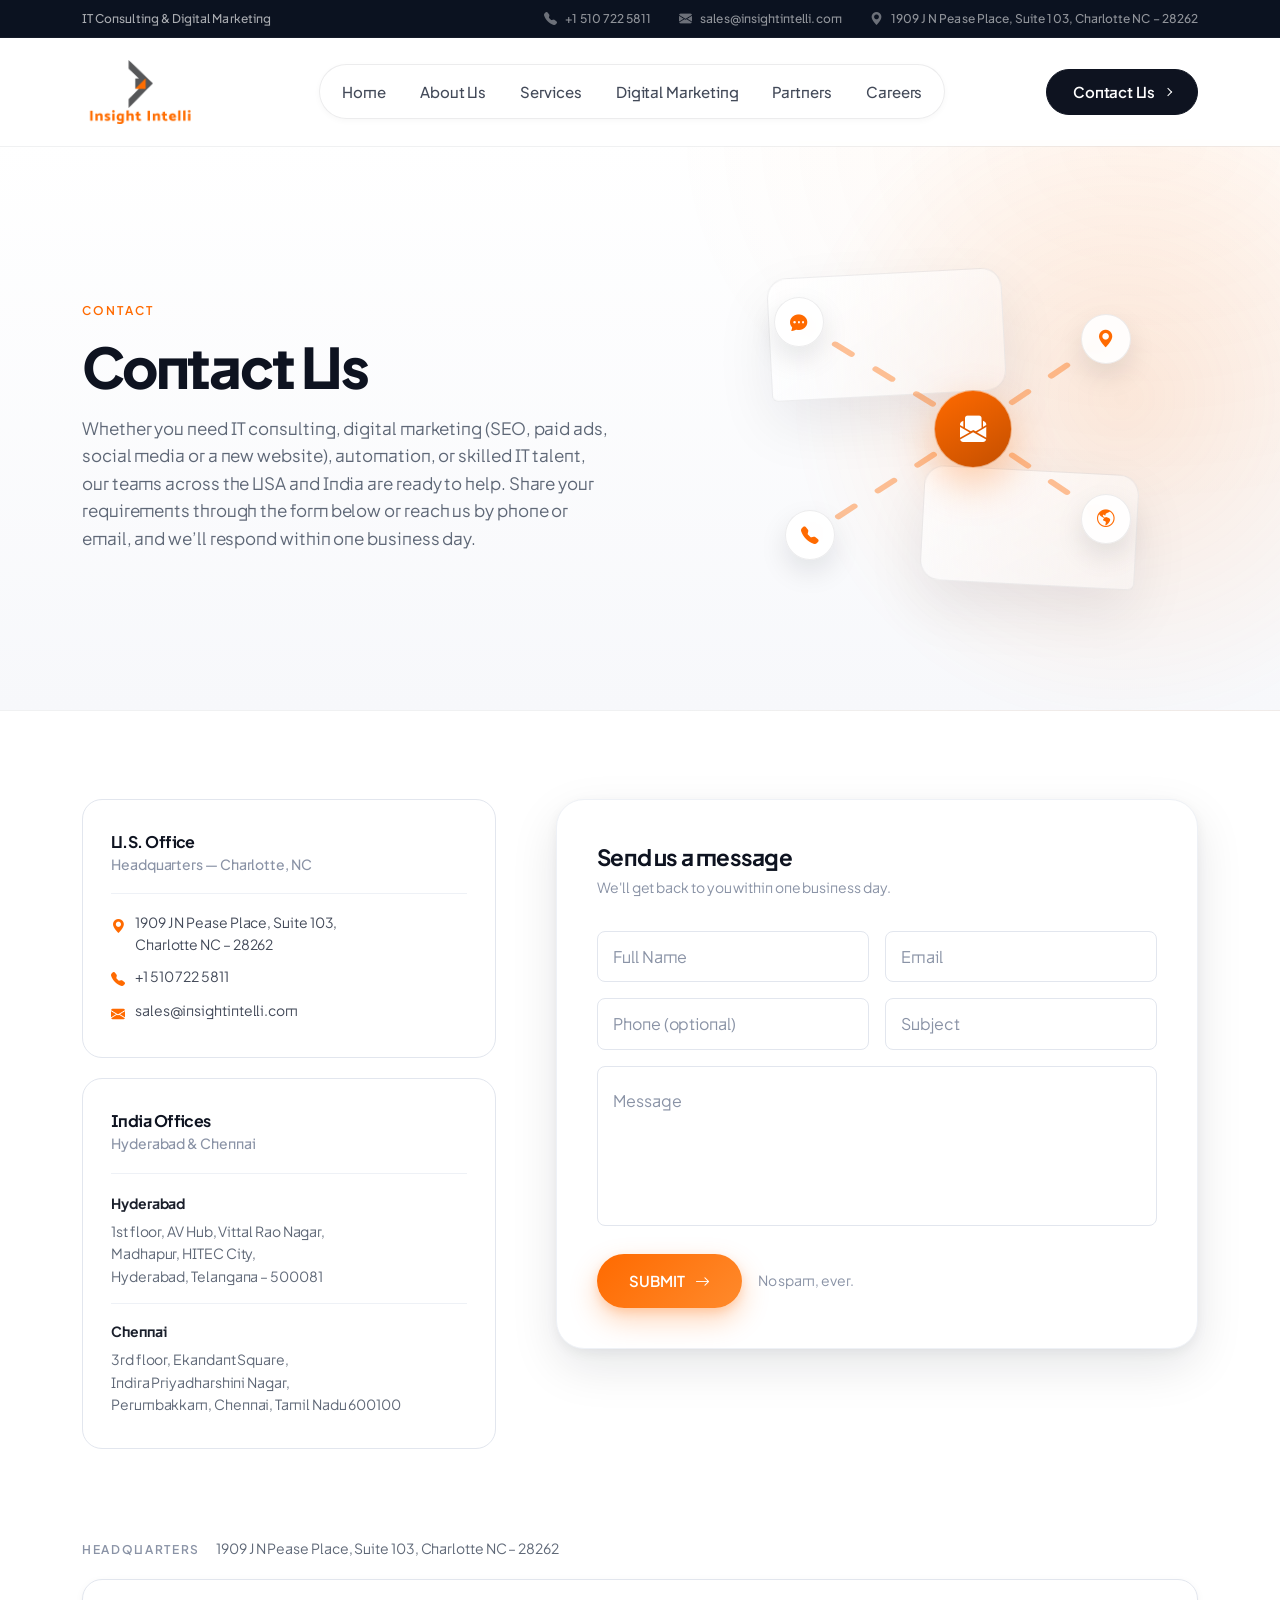
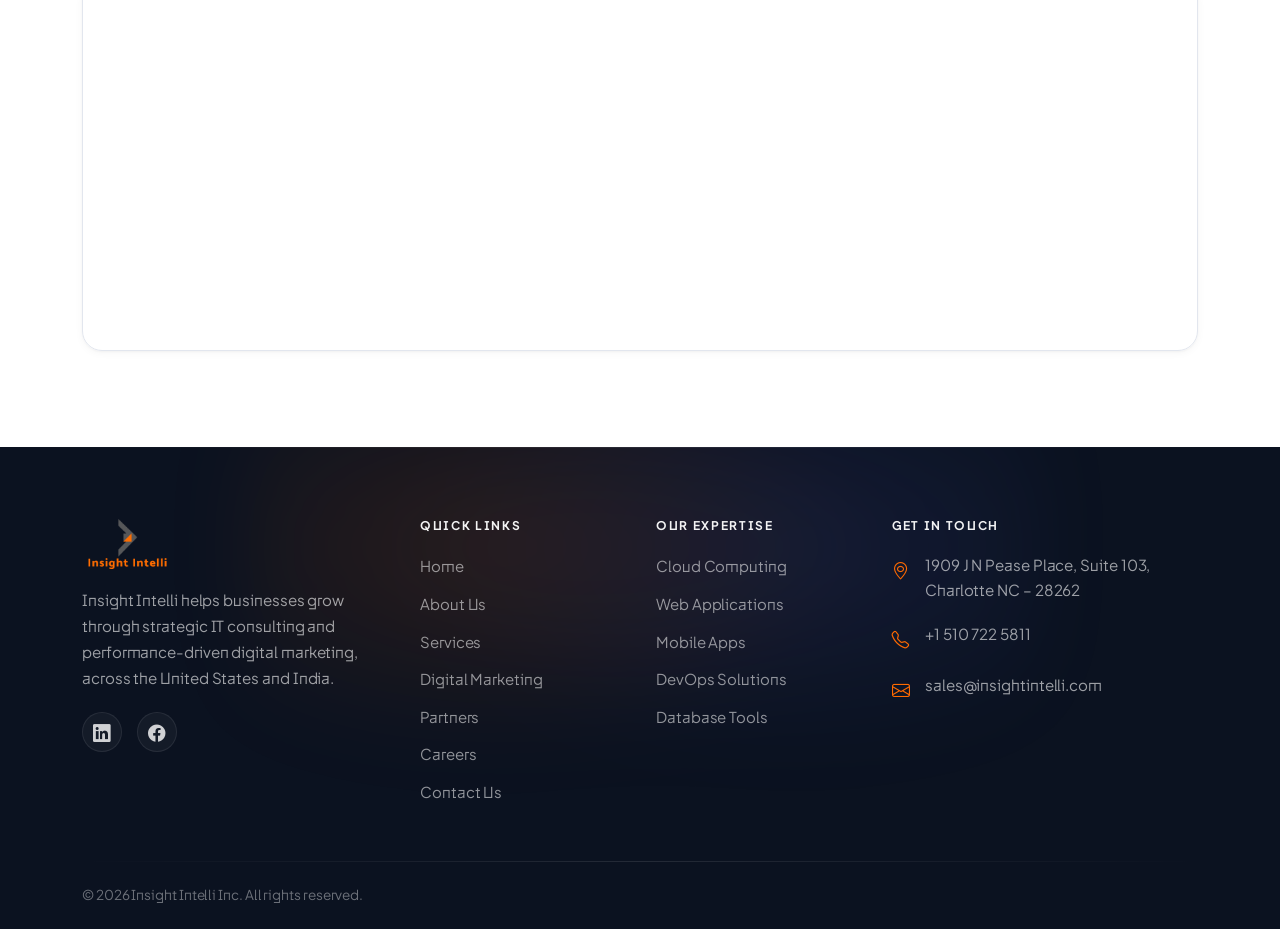
<file: contact.html>
<!doctype html>
<html lang="en">

<head>
  <meta charset="UTF-8" />
  <meta name="viewport" content="width=device-width, initial-scale=1.0" />
  <!-- SEO Meta Tags -->
  <title>
    Contact Insight Intelli | Charlotte, Hyderabad &amp; Chennai Offices
  </title>
  <meta name="description"
    content="Contact Insight Intelli for IT consulting and digital marketing services, including SEO, PPC, social media, web design, automation, and IT staffing. Reach our Charlotte, Hyderabad, and Chennai teams." />
  <meta name="robots" content="index, follow, max-image-preview:large" />
  <link rel="canonical" href="https://insightintelli.com/contact.html" />

  <!-- Open Graph -->
  <meta property="og:type" content="website" />
  <meta property="og:title" content="Contact Insight Intelli | Charlotte, Hyderabad &amp; Chennai Offices" />
  <meta property="og:description"
    content="Contact Insight Intelli for IT consulting and digital marketing services, including SEO, PPC, social media, web design, automation, and IT staffing. Reach our Charlotte, Hyderabad, and Chennai teams." />
  <meta property="og:image" content="https://insightintelli.com/images/logo.png" />
  <meta property="og:image:alt" content="Insight Intelli logo" />
  <meta property="og:url" content="https://insightintelli.com/contact.html" />
  <meta property="og:site_name" content="Insight Intelli" />
  <meta property="og:locale" content="en_US" />

  <!-- Twitter Card -->
  <meta name="twitter:card" content="summary_large_image" />
  <meta name="twitter:title" content="Contact Insight Intelli | Charlotte, Hyderabad &amp; Chennai Offices" />
  <meta name="twitter:description"
    content="Contact Insight Intelli for IT consulting and digital marketing services, including SEO, PPC, social media, web design, automation, and IT staffing. Reach our Charlotte, Hyderabad, and Chennai teams." />
  <meta name="twitter:image" content="https://insightintelli.com/images/logo.png" />
  <meta name="twitter:image:alt" content="Insight Intelli logo" />

  <!-- Additional SEO -->
  <meta name="author" content="Insight Intelli" />
  <meta name="theme-color" content="#ff6a00" />
  <meta name="keywords"
    content="contact Insight Intelli, IT consulting contact, digital marketing agency contact, SEO and PPC enquiry, social media marketing, website design, IT staffing enquiry, Charlotte NC office, Hyderabad office, Chennai office" />

  <!-- Preconnect for Performance -->
  <link rel="preconnect" href="https://fonts.googleapis.com" />
  <link rel="preconnect" href="https://fonts.gstatic.com" crossorigin />

  <!-- Fonts -->
  <link
    href="https://fonts.googleapis.com/css2?family=Plus+Jakarta+Sans:wght@400;500;600;700;800&family=Manrope:wght@400;500;600;700;800&display=swap"
    rel="stylesheet" />
  <!-- Bootstrap CSS -->
  <link rel="stylesheet" href="https://cdn.jsdelivr.net/npm/bootstrap@5.3.0/dist/css/bootstrap.min.css" />
  <!-- Bootstrap Icons -->
  <link rel="stylesheet" href="https://cdn.jsdelivr.net/npm/bootstrap-icons@1.11.1/font/bootstrap-icons.css" />
  <!-- Shared styles -->
  <link rel="stylesheet" href="style.css" />
  <!-- Page styles -->
  <link rel="stylesheet" href="contact.css" />
  <link rel="icon" href="images/logo.png" type="image/png" />

  <!-- Schema.org Structured Data -->
  <script type="application/ld+json">
      {
        "@context": "https://schema.org",
        "@type": "Organization",
        "name": "Insight Intelli",
        "url": "https://insightintelli.com",
        "logo": "https://insightintelli.com/images/logo.png",
        "description": "IT consulting and digital marketing services, smart automation, and strategic IT staffing.",
        "email": "sales@insightintelli.com",
        "telephone": "+1-510-722-5811",
        "contactPoint": {
          "@type": "ContactPoint",
          "telephone": "+1-510-722-5811",
          "contactType": "customer service",
          "email": "sales@insightintelli.com",
          "areaServed": ["US", "IN"]
        },
        "location": [
          {
            "@type": "Place",
            "name": "Charlotte Office (Headquarters)",
            "address": {
              "@type": "PostalAddress",
              "streetAddress": "1909 J N Pease Place, Suite 103",
              "addressLocality": "Charlotte",
              "addressRegion": "NC",
              "postalCode": "28262",
              "addressCountry": "US"
            }
          },
          {
            "@type": "Place",
            "name": "Hyderabad Office",
            "address": {
              "@type": "PostalAddress",
              "streetAddress": "1st floor, AV Hub, Vittal Rao Nagar, Madhapur, HITEC City",
              "addressLocality": "Hyderabad",
              "addressRegion": "Telangana",
              "postalCode": "500081",
              "addressCountry": "IN"
            }
          },
          {
            "@type": "Place",
            "name": "Chennai Office",
            "address": {
              "@type": "PostalAddress",
              "streetAddress": "3rd floor, Plot No 11 and 12, Indira Priyadharshini Nagar, Perumbakkam",
              "addressLocality": "Chennai",
              "addressRegion": "Tamil Nadu",
              "postalCode": "600100",
              "addressCountry": "IN"
            }
          }
        ],
        "sameAs": [
          "https://www.linkedin.com/company/insightintelli-inc./",
          "https://www.facebook.com/insightintelli/"
        ]
      }
    </script>
</head>

<body>
  <!-- Skip to Content -->
  <a href="#main-content" class="skip-to-content">Skip to main content</a>

  <!-- ========== HEADER ========== -->
  <header class="header" role="banner">
    <div class="top-bar">
      <div class="container">
        <div class="top-bar-left">
          IT Consulting &amp; Digital Marketing
        </div>
        <div class="top-bar-right d-none d-md-flex">
          <a href="tel:+15107225811" class="top-bar-link">
            <i class="bi bi-telephone-fill"></i>
            +1 510 722 5811
          </a>
          <a href="mailto:sales@insightintelli.com" class="top-bar-link">
            <i class="bi bi-envelope-fill"></i>
            sales@insightintelli.com
          </a>
          <div class="top-bar-link">
            <i class="bi bi-geo-alt-fill"></i>
            1909 J N Pease Place, Suite 103, Charlotte NC &ndash; 28262
          </div>
        </div>
      </div>
    </div>

    <nav class="navbar navbar-expand-lg modern-navbar">
      <div class="container">
        <a class="navbar-brand" href="index.html">
          <img src="images/logo.png" alt="Insight Intelli" />
        </a>
        <button class="navbar-toggler" type="button" data-bs-toggle="collapse" data-bs-target="#navbarNav"
          aria-controls="navbarNav" aria-expanded="false" aria-label="Toggle navigation">
          <span class="toggler-icon"></span>
          <span class="toggler-icon"></span>
          <span class="toggler-icon"></span>
        </button>
        <div class="collapse navbar-collapse" id="navbarNav">
          <ul class="navbar-nav mx-auto">
            <li class="nav-item">
              <a class="nav-link" href="index.html">Home</a>
            </li>
            <li class="nav-item">
              <a class="nav-link" href="about.html">About Us</a>
            </li>
            <li class="nav-item">
              <a class="nav-link" href="services.html">Services</a>
            </li>
            <li class="nav-item">
              <a class="nav-link" href="services/digital-marketing.html">Digital Marketing</a>
            </li>
            <li class="nav-item">
              <a class="nav-link" href="partners.html">Partners</a>
            </li>
            <li class="nav-item">
              <a class="nav-link" href="careers.html">Careers</a>
            </li>
          </ul>
          <div class="d-none d-lg-block">
            <a href="contact.html" class="nav-cta">Contact Us</a>
          </div>
          <div class="d-lg-none mt-3">
            <a href="contact.html" class="nav-cta w-100 text-center">Contact Us</a>
          </div>
        </div>
      </div>
    </nav>
  </header>

  <main id="main-content">
    <!-- ========== PAGE HERO ========== -->
    <section class="contact-hero" aria-label="Contact page header">
      <span class="contact-hero-orb" aria-hidden="true"></span>
      <div class="container">
        <div class="contact-hero-grid">
          <div class="contact-hero-content">
            <p class="contact-eyebrow">Contact</p>
            <h1 class="contact-hero-title">Contact Us</h1>
            <p class="contact-hero-sub">
              Whether you need IT consulting, digital marketing (SEO, paid ads,
              social media or a new website), automation, or skilled IT talent,
              our teams across the USA and India are ready to help. Share your
              requirements through the form below or reach us by phone or
              email, and we&rsquo;ll respond within one business day.
            </p>
          </div>

          <div class="contact-hero-visual" aria-hidden="true">
            <div class="contact-comm">
              <div class="contact-comm-panel contact-comm-panel--a"></div>
              <div class="contact-comm-panel contact-comm-panel--b"></div>
              <svg class="contact-comm-lines" viewBox="0 0 100 100" preserveAspectRatio="none">
                <g stroke="rgba(255,106,0,0.4)" stroke-width="1.3" vector-effect="non-scaling-stroke"
                  stroke-linecap="round">
                  <line x1="56" y1="50" x2="22" y2="24" />
                  <line x1="56" y1="50" x2="82" y2="28" />
                  <line x1="56" y1="50" x2="24" y2="76" />
                  <line x1="56" y1="50" x2="82" y2="72" />
                </g>
              </svg>
              <div class="contact-node contact-node--hub">
                <i class="bi bi-envelope-paper-fill" aria-hidden="true"></i>
              </div>
              <div class="contact-node contact-node--n1">
                <i class="bi bi-chat-dots-fill" aria-hidden="true"></i>
              </div>
              <div class="contact-node contact-node--n2">
                <i class="bi bi-geo-alt-fill" aria-hidden="true"></i>
              </div>
              <div class="contact-node contact-node--n3">
                <i class="bi bi-telephone-fill" aria-hidden="true"></i>
              </div>
              <div class="contact-node contact-node--n4">
                <i class="bi bi-globe-americas" aria-hidden="true"></i>
              </div>
            </div>
          </div>
        </div>
      </div>
    </section>

    <!-- ========== CONTACT GRID: ADDRESSES + FORM ========== -->
    <section class="contact-section" id="contact-form" aria-labelledby="contact-heading">
      <div class="container">
        <div class="contact-grid">
          <!-- â”€â”€â”€ LEFT: Address cards â”€â”€â”€ -->
          <div class="address-col">
            <!-- US Address -->
            <article class="address-card" aria-label="US office address">
              <div class="address-card-header">
                <h2 class="address-card-title">U.S. Office</h2>
                <p class="address-card-subtitle">
                  Headquarters &mdash; Charlotte, NC
                </p>
              </div>
              <div class="address-line">
                <i class="bi bi-geo-alt-fill" aria-hidden="true"></i>
                <span>1909 J N Pease Place, Suite 103,<br />Charlotte NC &ndash;
                  28262</span>
              </div>
              <div class="address-line">
                <i class="bi bi-telephone-fill" aria-hidden="true"></i>
                <a href="tel:+15107225811">+1 510 722 5811</a>
              </div>
              <div class="address-line">
                <i class="bi bi-envelope-fill" aria-hidden="true"></i>
                <a href="mailto:sales@insightintelli.com">sales@insightintelli.com</a>
              </div>
            </article>

            <!-- India Address -->
            <article class="address-card" aria-label="India office addresses">
              <div class="address-card-header">
                <h2 class="address-card-title">India Offices</h2>
                <p class="address-card-subtitle">Hyderabad &amp; Chennai</p>
              </div>
              <div class="india-offices">
                <div class="office-block">
                  <p class="office-city">Hyderabad</p>
                  <p class="office-address">
                    1st floor, AV Hub, Vittal Rao Nagar,<br />
                    Madhapur, HITEC City,<br />
                    Hyderabad, Telangana &ndash; 500081
                  </p>
                </div>
                <div class="office-block">
                  <p class="office-city">Chennai</p>
                  <p class="office-address">
                    3rd floor, Ekandant Square,<br />
                    Indira Priyadharshini Nagar,<br />
                    Perumbakkam, Chennai, Tamil Nadu 600100
                  </p>
                </div>
              </div>
            </article>
          </div>
          <!-- /address-col -->

          <!-- â”€â”€â”€ RIGHT: Contact form â”€â”€â”€ -->
          <div class="form-col">
            <div class="contact-form-wrap">
              <div class="form-header">
                <h2 class="form-title" id="contact-heading">
                  Send us a message
                </h2>
                <p class="form-subtitle">
                  We'll get back to you within one business day.
                </p>
                <p class="form-job-info" id="formJobInfo"></p>
              </div>

              <form id="contactForm" novalidate onsubmit="handleSubmit(event)">
                <input type="hidden" id="jobTitle" name="jobTitle" value="" />
                <!-- Row 1: Name + Email -->
                <div class="form-row">
                  <div class="field-group" id="fg-name">
                    <input type="text" id="fullName" name="fullName" class="field-input" placeholder="Full Name"
                      autocomplete="name" required aria-required="true" aria-describedby="name-error" />
                    <label class="field-label" for="fullName">Full Name</label>
                    <span class="field-error" id="name-error" role="alert">Please enter your name.</span>
                  </div>

                  <div class="field-group" id="fg-email">
                    <input type="email" id="emailAddr" name="email" class="field-input" placeholder="Email"
                      autocomplete="email" required aria-required="true" aria-describedby="email-error" />
                    <label class="field-label" for="emailAddr">Email</label>
                    <span class="field-error" id="email-error" role="alert">Please enter a valid email.</span>
                  </div>
                </div>

                <!-- Row 2: Phone (optional) -->
                <div class="form-row" style="margin-bottom: 16px">
                  <div class="field-group" id="fg-phone">
                    <input type="tel" id="phone" name="phone" class="field-input" placeholder="Phone (optional)"
                      autocomplete="tel" />
                    <label class="field-label" for="phone">Phone (optional)</label>
                  </div>

                  <div class="field-group" id="fg-subject">
                    <input type="text" id="subject" name="subject" class="field-input" placeholder="Subject" required
                      aria-required="true" aria-describedby="subject-error" />
                    <label class="field-label" for="subject">Subject</label>
                    <span class="field-error" id="subject-error" role="alert">Please enter a subject.</span>
                  </div>
                </div>

                <!-- Row 3: Message -->
                <div class="field-group full" id="fg-message">
                  <textarea id="message" name="message" class="field-textarea" placeholder="Message" required
                    aria-required="true" aria-describedby="message-error"></textarea>
                  <label class="field-label" for="message">Message</label>
                  <span class="field-error" id="message-error" role="alert">Please enter your message.</span>
                </div>

                <!-- Submit -->
                <div class="btn-submit-wrap">
                  <button type="submit" class="btn-submit" aria-label="Send message">
                    SUBMIT
                    <i class="bi bi-arrow-right" aria-hidden="true"></i>
                  </button>
                  <span class="btn-submit-note">No spam, ever.</span>
                </div>

                <!-- Success toast -->
                <div class="form-toast" id="formToast" role="status" aria-live="polite">
                  <i class="bi bi-check-circle-fill" aria-hidden="true"></i>
                  Message sent! We'll be in touch shortly.
                </div>

                <!-- Error toast -->
                <div class="form-toast is-error" id="formError" role="alert" aria-live="assertive">
                  <i class="bi bi-exclamation-circle-fill" aria-hidden="true"></i>
                  Something went wrong. Please try again or email
                  sales@insightintelli.com.
                </div>
              </form>
            </div>
          </div>
          <!-- /form-col -->
        </div>
        <!-- /contact-grid -->
      </div>
    </section>

    <!-- ========== MAP SECTION ========== -->
    <section class="contact-map-section" aria-label="Office location map">
      <div class="container">
        <div class="map-header">
          <p class="map-label">Headquarters</p>
          <p class="map-address">
            1909 J N Pease Place, Suite 103, Charlotte NC &ndash; 28262
          </p>
        </div>
        <div class="map-frame">
          <iframe src="https://www.google.com/maps?q=1909+J+N+Pease+Place,+Suite+103,+Charlotte,+NC+28262&output=embed"
            width="100%" height="100%" style="border: 0" loading="lazy" referrerpolicy="no-referrer-when-downgrade"
            title="Map showing Insight Intelli Headquarters &mdash; Charlotte, NC"></iframe>
        </div>
      </div>
    </section>
  </main>

  <!-- ========== FOOTER ========== -->
  <footer class="site-footer" role="contentinfo">
    <div class="container">
      <div class="footer-grid">
        <div class="footer-column">
          <a href="index.html" class="footer-logo" aria-label="Insight Intelli Home">
            <img src="images/logo.png" alt="Insight Intelli" width="200" height="60" />
          </a>
          <p class="footer-brand-text">
            Insight Intelli helps businesses grow through strategic IT
            consulting and performance-driven digital marketing, across the
            United States and India.
          </p>
          <div class="footer-social">
            <a href="https://www.linkedin.com/company/insightintelli-inc./" target="_blank" rel="noopener"
              aria-label="LinkedIn">
              <i class="bi bi-linkedin"></i>
            </a>
            <a href="https://www.facebook.com/insightintelli/" target="_blank" rel="noopener" aria-label="Facebook">
              <i class="bi bi-facebook"></i>
            </a>
          </div>
        </div>

        <div class="footer-column">
          <h3 class="footer-heading">Quick Links</h3>
          <ul class="footer-links">
            <li><a href="index.html">Home</a></li>
            <li><a href="about.html">About Us</a></li>
            <li><a href="services.html">Services</a></li>
            <li><a href="services/digital-marketing.html">Digital Marketing</a></li>
            <li><a href="partners.html">Partners</a></li>
            <li><a href="careers.html">Careers</a></li>
            <li><a href="contact.html">Contact Us</a></li>
          </ul>
        </div>

        <div class="footer-column">
          <h3 class="footer-heading">Our Expertise</h3>
          <ul class="footer-links expertise-links">
            <li><a href="about.html#expertise">Cloud Computing</a></li>
            <li><a href="about.html#expertise">Web Applications</a></li>
            <li><a href="about.html#expertise">Mobile Apps</a></li>
            <li><a href="about.html#expertise">DevOps Solutions</a></li>
            <li><a href="about.html#expertise">Database Tools</a></li>
          </ul>
        </div>

        <div class="footer-column">
          <h3 class="footer-heading">Get in Touch</h3>
          <div class="footer-contact-info">
            <div class="footer-contact-item">
              <i class="bi bi-geo-alt" aria-hidden="true"></i>
              <span>1909 J N Pease Place, Suite 103, Charlotte NC &ndash;
                28262</span>
            </div>
            <div class="footer-contact-item">
              <i class="bi bi-telephone" aria-hidden="true"></i>
              <a href="tel:+15107225811">+1 510 722 5811</a>
            </div>
            <div class="footer-contact-item">
              <i class="bi bi-envelope" aria-hidden="true"></i>
              <a href="mailto:sales@insightintelli.com">sales@insightintelli.com</a>
            </div>
          </div>
        </div>
      </div>

      <div class="footer-bottom">
        <div class="footer-separator"></div>
        <div class="footer-copyright-wrapper">
          <p>&copy; 2026 Insight Intelli Inc. All rights reserved.</p>
        </div>
      </div>
    </div>
  </footer>

  <!-- Scroll to Top -->
  <button id="scrollToTop" class="scroll-to-top" aria-label="Scroll to top">
    <i class="bi bi-arrow-up" aria-hidden="true"></i>
  </button>

  <!-- Bootstrap JS -->
  <script src="https://cdn.jsdelivr.net/npm/bootstrap@5.3.0/dist/js/bootstrap.bundle.min.js"></script>

  <script>
    // ========== HEADER SCROLL ==========
    const header = document.querySelector(".header");
    window.addEventListener(
      "scroll",
      function () {
        header.classList.toggle("scrolled", window.scrollY > 50);
      },
      { passive: true },
    );

    // ========== SCROLL TO TOP ==========
    const scrollToTopBtn = document.getElementById("scrollToTop");
    window.addEventListener(
      "scroll",
      function () {
        scrollToTopBtn.classList.toggle("visible", window.scrollY > 400);
      },
      { passive: true },
    );
    scrollToTopBtn.addEventListener("click", function () {
      window.scrollTo({ top: 0, behavior: "smooth" });
    });

    // ========== MOBILE MENU close ==========
    document
      .querySelectorAll(".navbar-nav .nav-link")
      .forEach(function (link) {
        link.addEventListener("click", function () {
          var collapse = document.querySelector(".navbar-collapse");
          if (collapse && collapse.classList.contains("show")) {
            collapse.classList.remove("show");
          }
        });
      });

    // ========== FORM HELPERS ==========
    function getUrlParameter(name) {
      var params = new URLSearchParams(window.location.search);
      return params.get(name);
    }

    function setJobFromQuery() {
      var job = getUrlParameter("job");
      if (!job) return;

      var heading = document.getElementById("contact-heading");
      var info = document.getElementById("formJobInfo");
      var subject = document.getElementById("subject");
      var jobTitle = document.getElementById("jobTitle");

      if (heading) {
        heading.textContent = "Apply for " + job;
      }
      if (info) {
        info.textContent =
          "You're applying for " +
          job +
          ". Please attach your resume and share experience relevant to this role.";
      }
      if (subject && !subject.value.trim()) {
        subject.value = "Application for " + job;
      }
      if (jobTitle) {
        jobTitle.value = job;
      }
    }

    setJobFromQuery();

    // ========== FORM VALIDATION & SUBMISSION ==========
    function validateField(inputEl, groupId, errorId) {
      var group = document.getElementById(groupId);
      var valid = inputEl.checkValidity();
      if (group) {
        group.classList.toggle("has-error", !valid);
      }
      if (inputEl.classList) {
        inputEl.classList.toggle("is-error", !valid);
      }
      return valid;
    }

    // Live validation on blur
    ["fullName", "emailAddr", "subject", "message"].forEach(function (id) {
      var el = document.getElementById(id);
      if (!el) return;
      var groupMap = {
        fullName: "fg-name",
        emailAddr: "fg-email",
        subject: "fg-subject",
        message: "fg-message",
      };
      el.addEventListener("blur", function () {
        validateField(el, groupMap[id]);
      });
      el.addEventListener("input", function () {
        if (el.classList.contains("is-error")) {
          validateField(el, groupMap[id]);
        }
      });
    });

    /* Paste your Google Apps Script Web App URL between the quotes to send
       messages live. While empty, the form validates and shows a success
       state without sending (safe for previewing). */
    const CONTACT_ENDPOINT =
      "https://script.google.com/macros/s/AKfycbwA5XnBqdy2rC8sLpkT2uqaoe8G07S9LOW4MAD_Giai2optNDXV6tDlFqPI-gzP6ohlkQ/exec";

    async function handleSubmit(e) {
      e.preventDefault();

      var toast = document.getElementById("formToast");
      var errToast = document.getElementById("formError");
      if (toast) toast.classList.remove("show");
      if (errToast) errToast.classList.remove("show");

      var fields = [
        { id: "fullName", group: "fg-name" },
        { id: "emailAddr", group: "fg-email" },
        { id: "subject", group: "fg-subject" },
        { id: "message", group: "fg-message" },
      ];

      var allValid = true;
      var firstBad = null;
      fields.forEach(function (f) {
        var el = document.getElementById(f.id);
        if (el && !validateField(el, f.group)) {
          allValid = false;
          if (!firstBad) firstBad = document.getElementById(f.group);
        }
      });

      if (!allValid) {
        if (firstBad)
          firstBad.scrollIntoView({ behavior: "smooth", block: "center" });
        return;
      }

      var btn = document.querySelector(".btn-submit");
      var original = btn.innerHTML;
      btn.disabled = true;
      btn.innerHTML =
        'SENDING… <i class="bi bi-arrow-repeat" aria-hidden="true"></i>';

      try {
        var data = new FormData();
        data.append("formType", "contact");
        data.append(
          "fullName",
          document.getElementById("fullName").value.trim(),
        );
        data.append(
          "email",
          document.getElementById("emailAddr").value.trim(),
        );
        data.append("phone", document.getElementById("phone").value.trim());
        data.append(
          "subject",
          document.getElementById("subject").value.trim(),
        );
        data.append(
          "message",
          document.getElementById("message").value.trim(),
        );

        if (CONTACT_ENDPOINT) {
          var res = await fetch(CONTACT_ENDPOINT, {
            method: "POST",
            body: data,
          });
          if (!res.ok) throw new Error("Request failed: " + res.status);
          var payload = null;
          try {
            payload = JSON.parse(await res.text());
          } catch (_) { }
          if (payload && payload.status === "error")
            throw new Error(payload.message || "Submission failed");
        } else {
          await new Promise(function (r) {
            setTimeout(r, 900);
          }); // preview simulation
        }

        document.getElementById("contactForm").reset();
        btn.disabled = false;
        btn.innerHTML = original;
        if (toast) toast.classList.add("show");
        setTimeout(function () {
          if (toast) toast.classList.remove("show");
        }, 6000);
      } catch (err) {
        btn.disabled = false;
        btn.innerHTML = original;
        if (errToast) errToast.classList.add("show");
      }
    }
  </script>
</body>

</html>
</file>
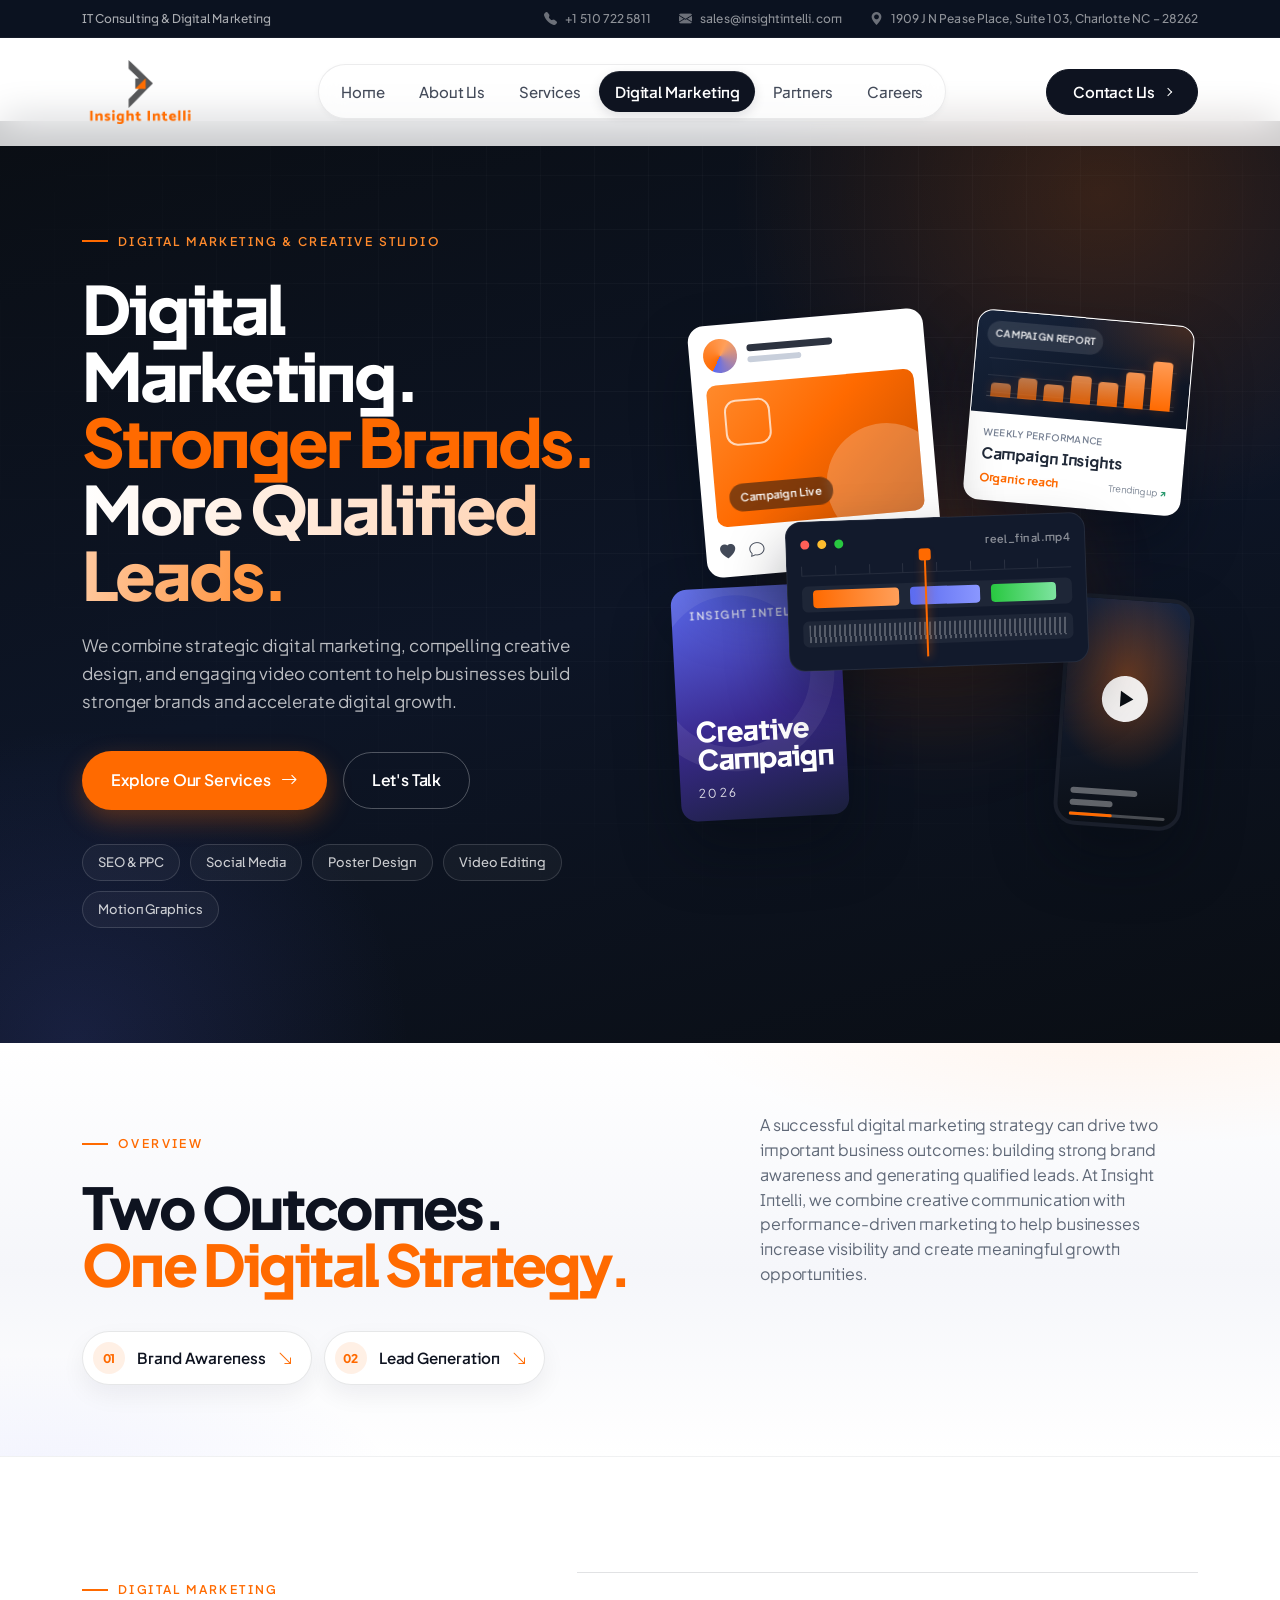
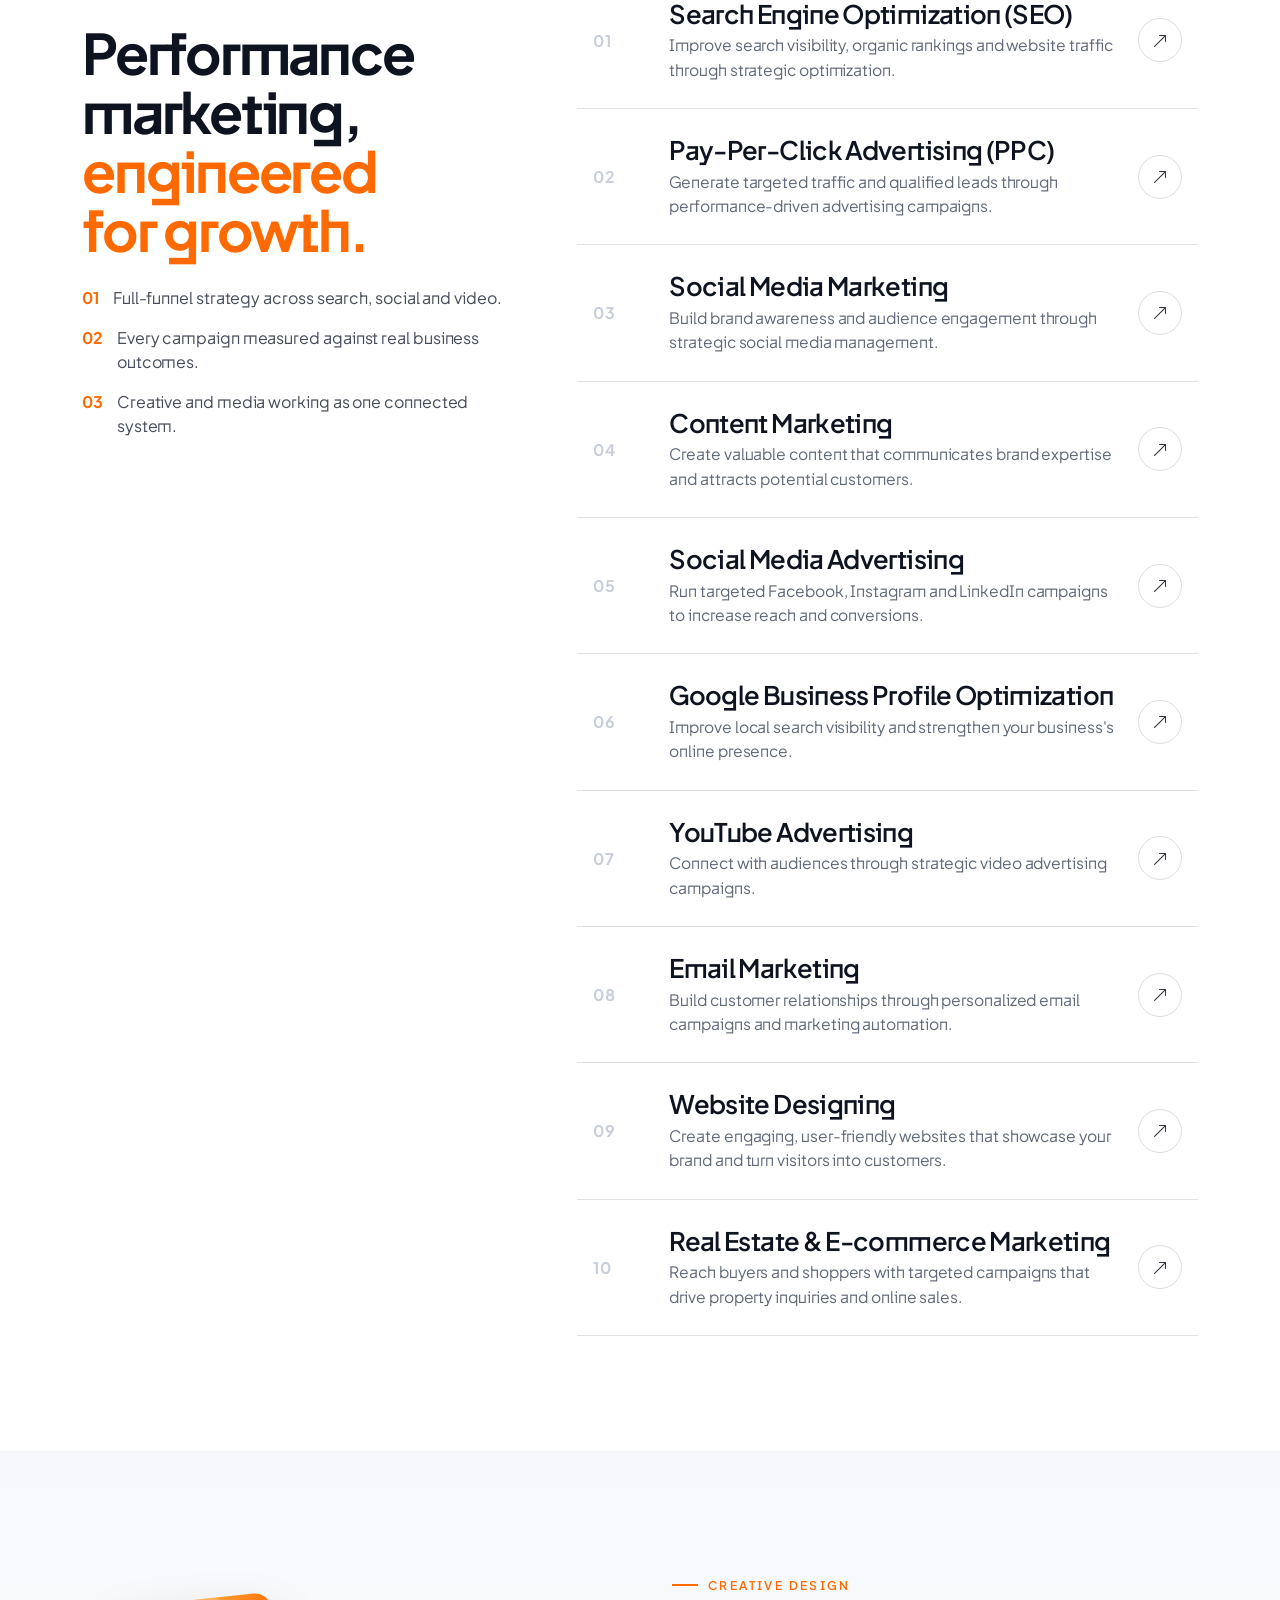
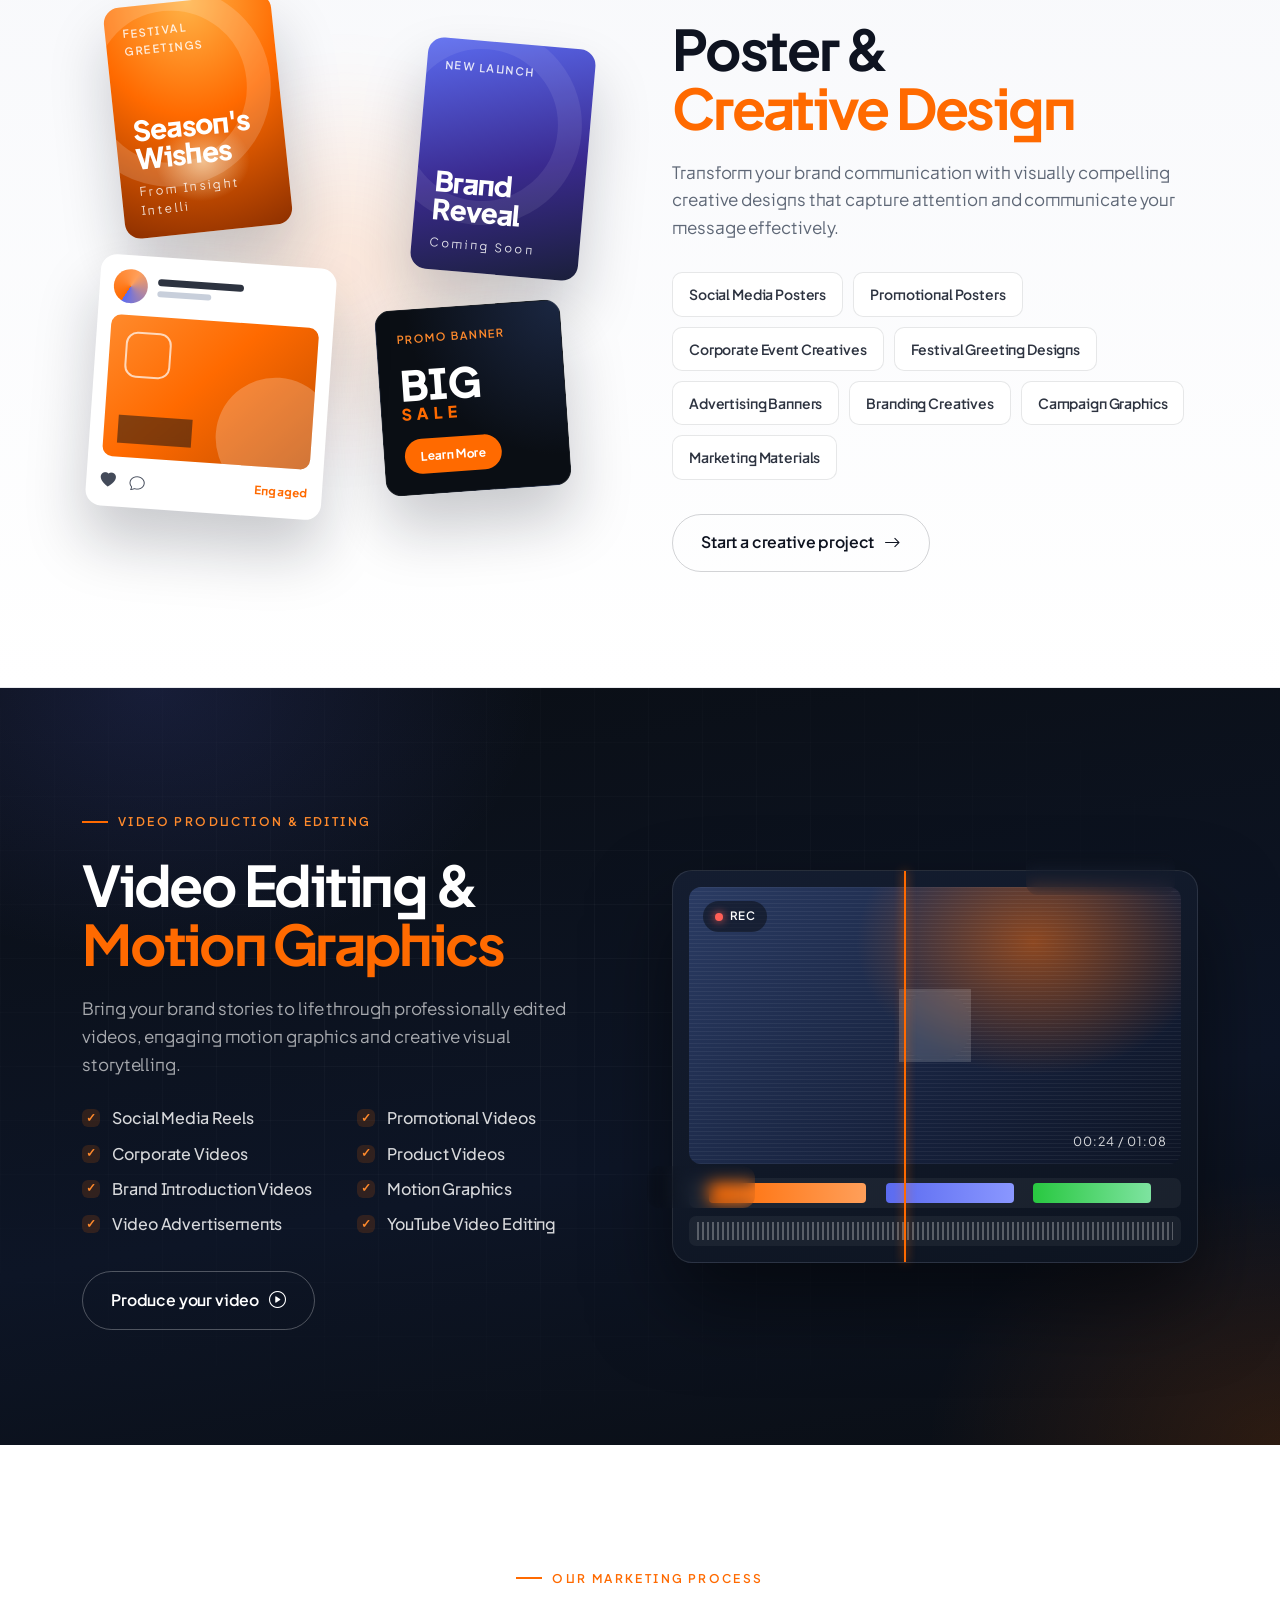
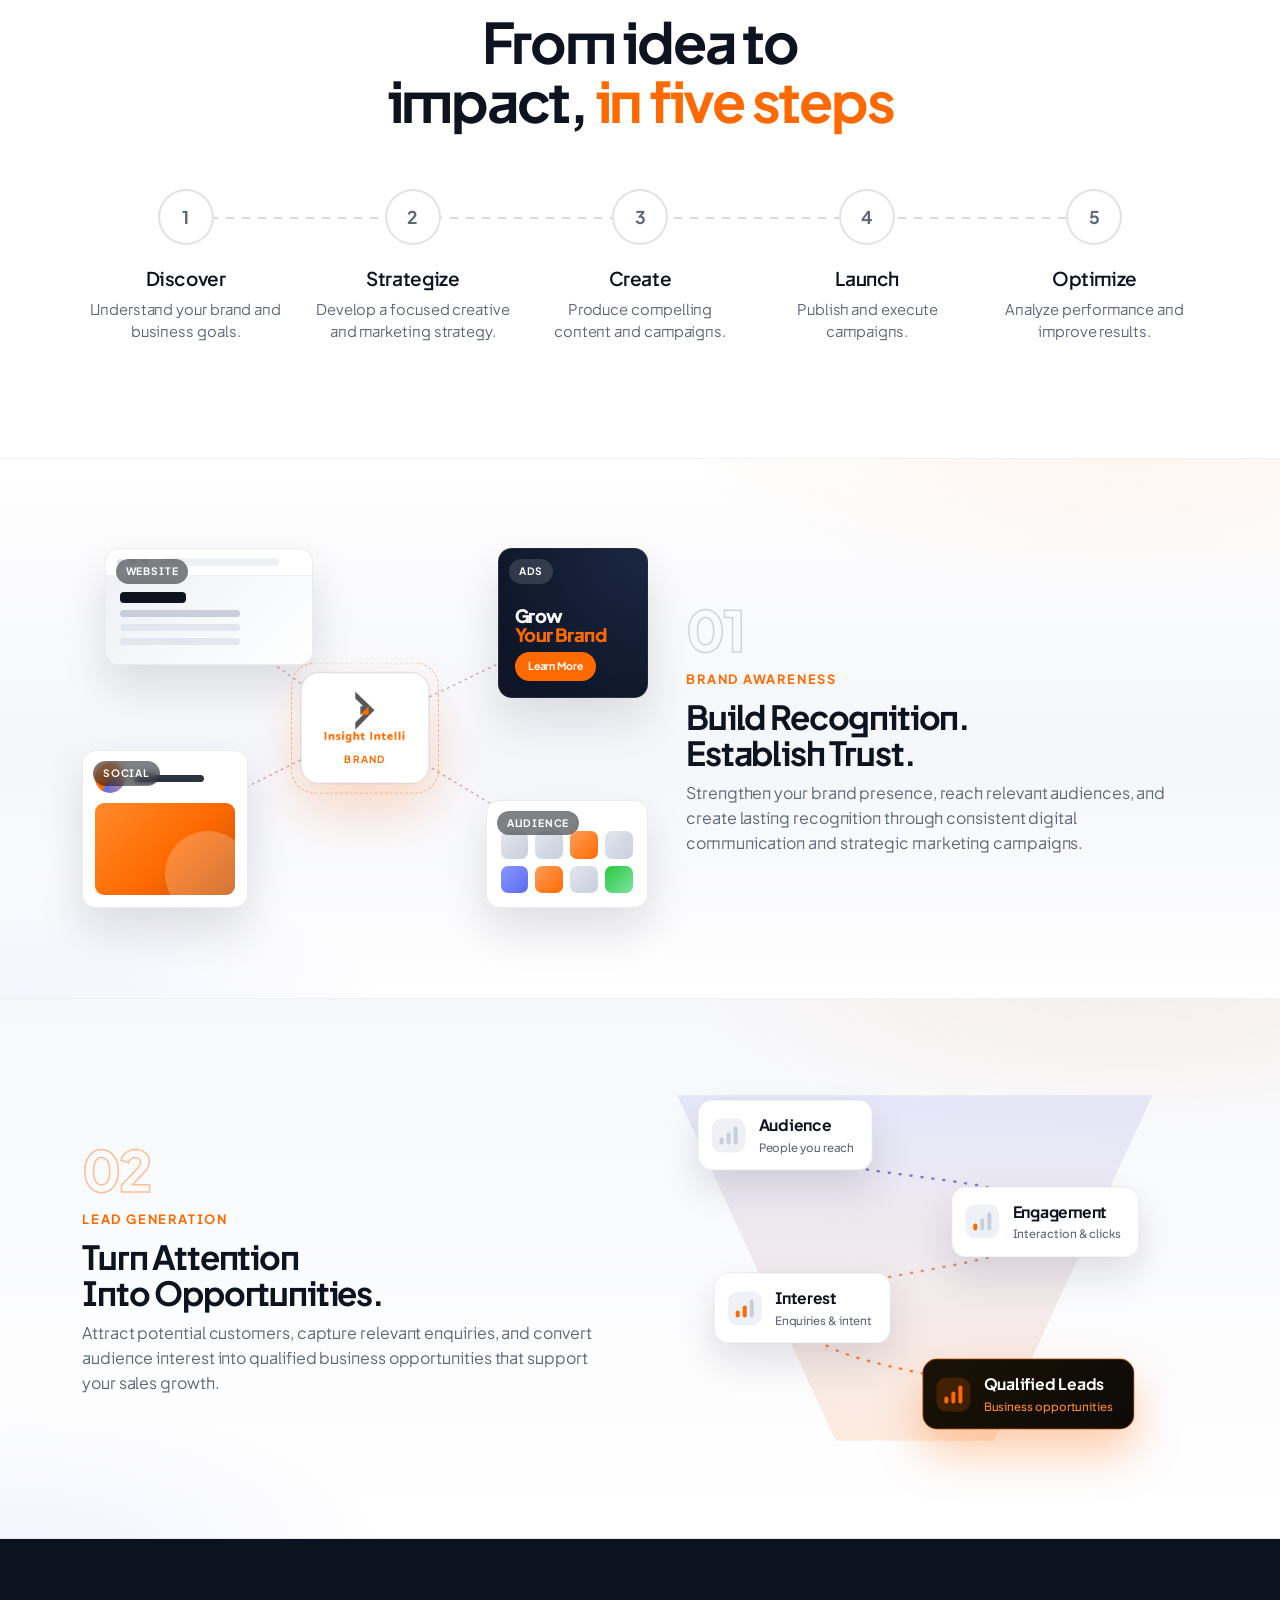
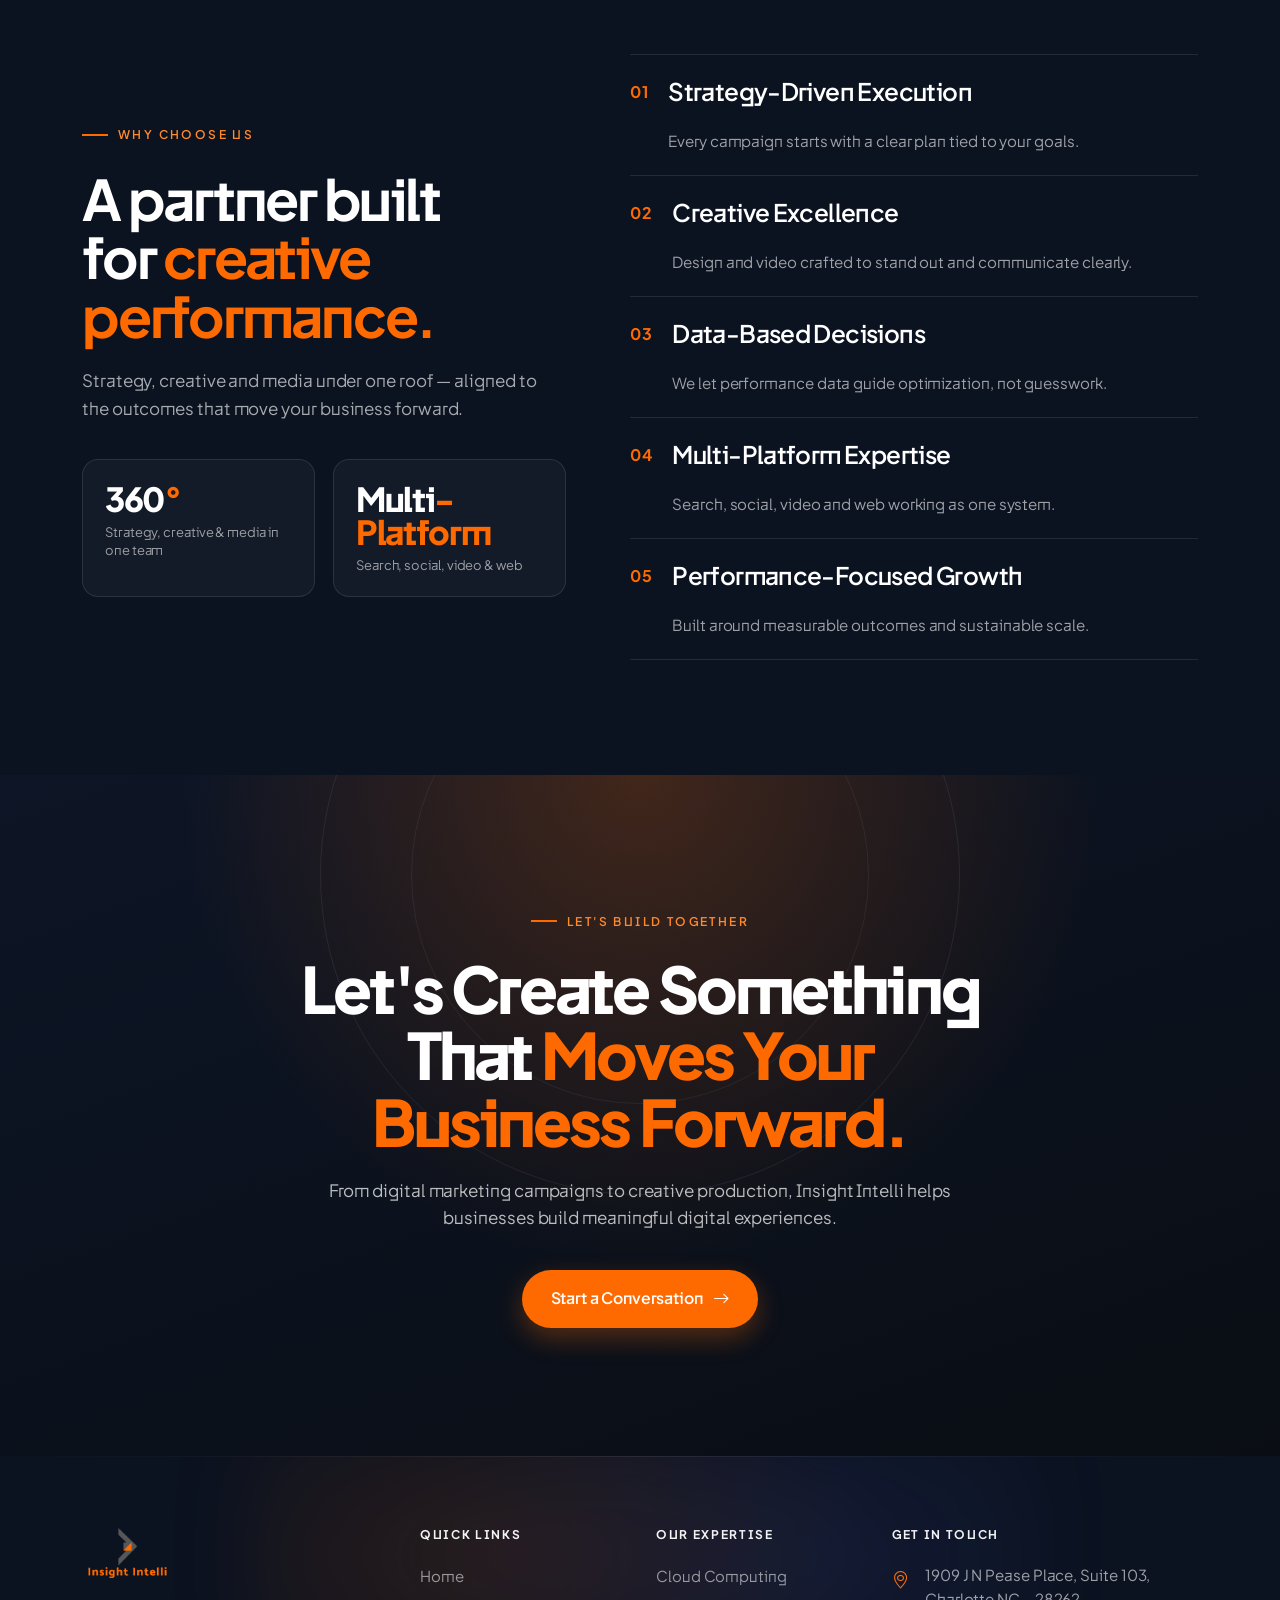
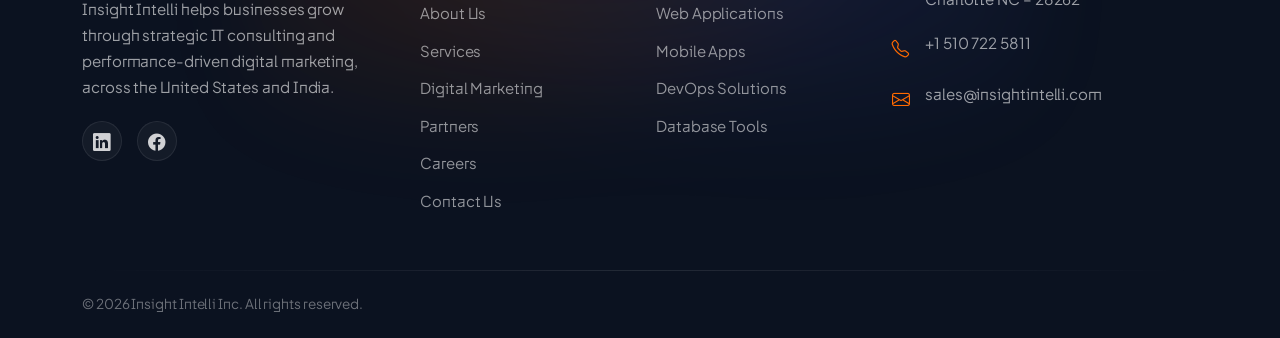
<file: digital-marketing.html>
<!doctype html>
<html lang="en">

<head>
  <meta charset="UTF-8" />
  <meta name="viewport" content="width=device-width, initial-scale=1.0" />
  <title>Digital Marketing Services | Insight Intelli</title>
  <!-- This page has moved to services/digital-marketing.html.
       GitHub Pages cannot send server redirects, so this file forwards
       visitors (keeping any #anchor) and points search engines to the new URL. -->
  <meta name="robots" content="noindex, follow" />
  <link rel="canonical" href="https://insightintelli.com/services/digital-marketing.html" />
  <script>
    location.replace("services/digital-marketing.html" + location.search + location.hash);
  </script>
  <meta http-equiv="refresh" content="0; url=services/digital-marketing.html" />
  <link rel="icon" href="images/logo.png" type="image/png" />
</head>

<body>
  <p>
    Our Digital Marketing page has moved.
    <a href="services/digital-marketing.html">Continue to Digital Marketing</a>.
  </p>
</body>

</html>
</file>
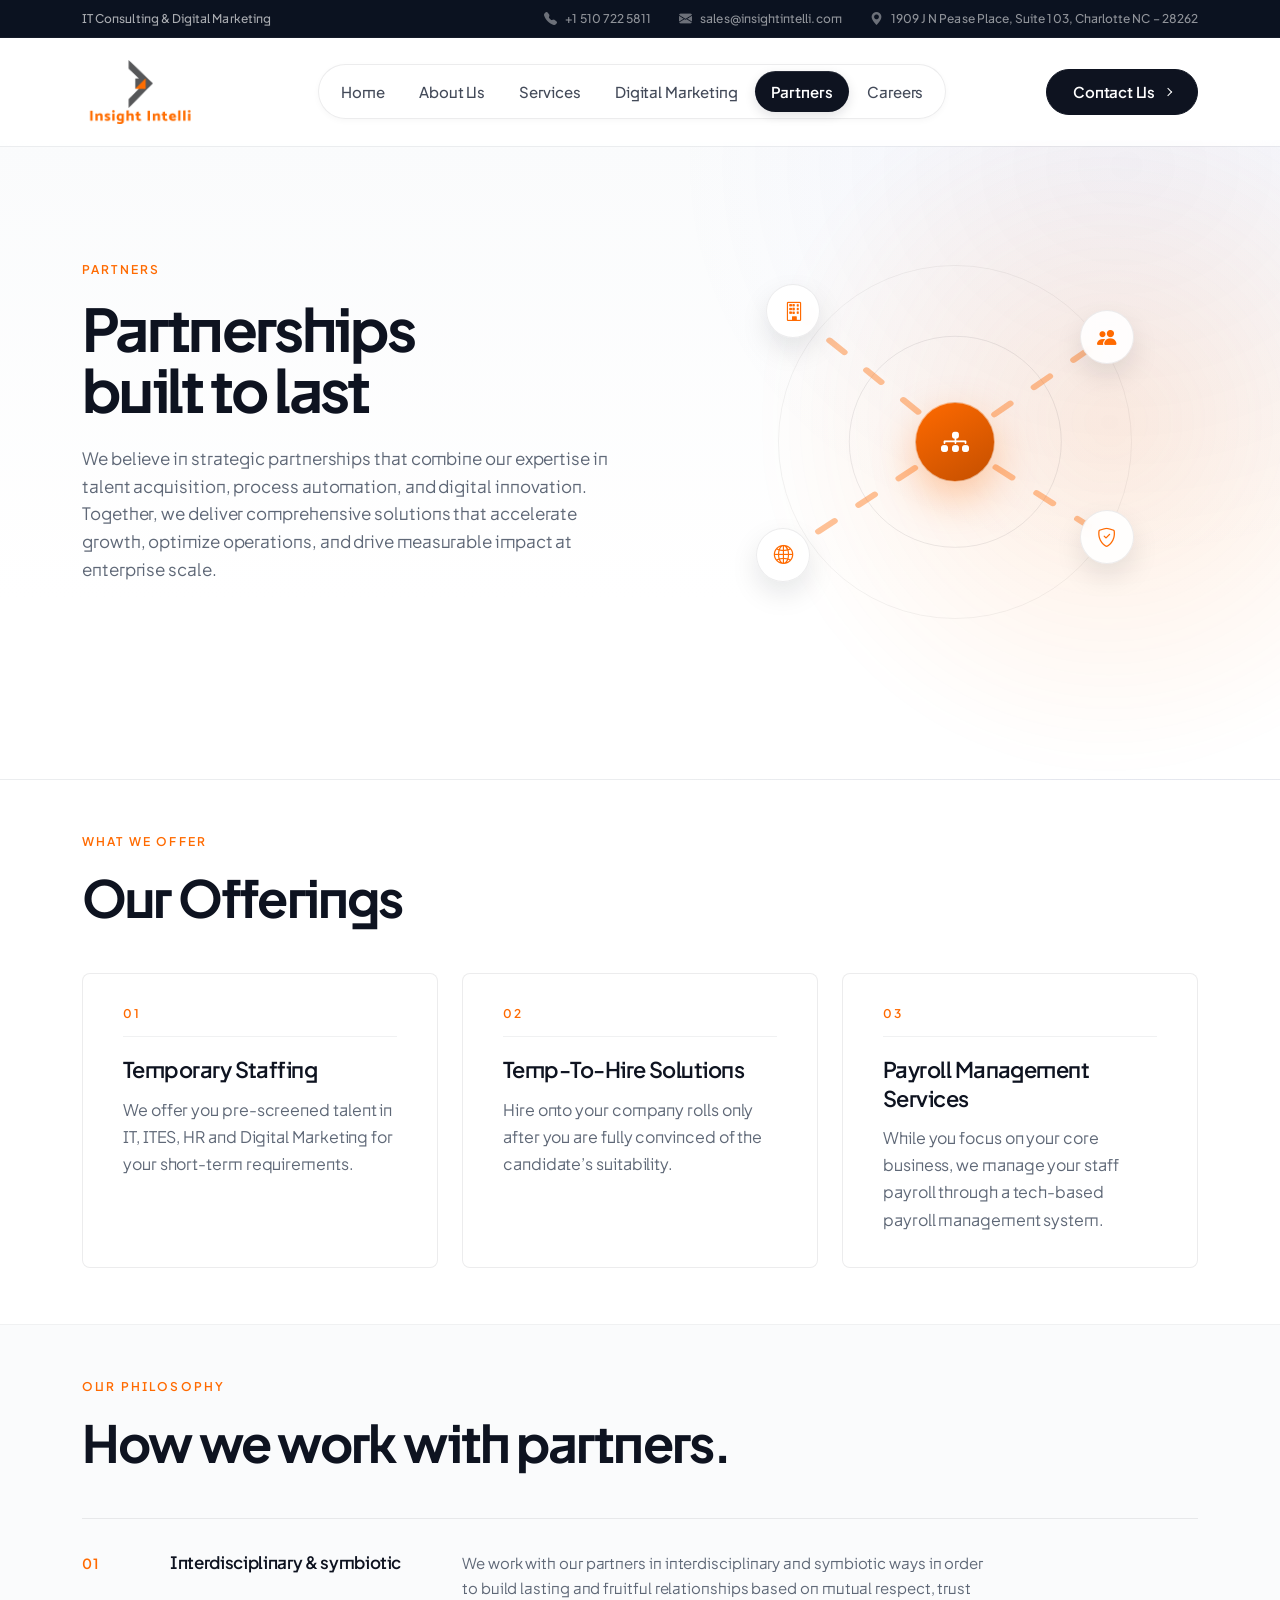
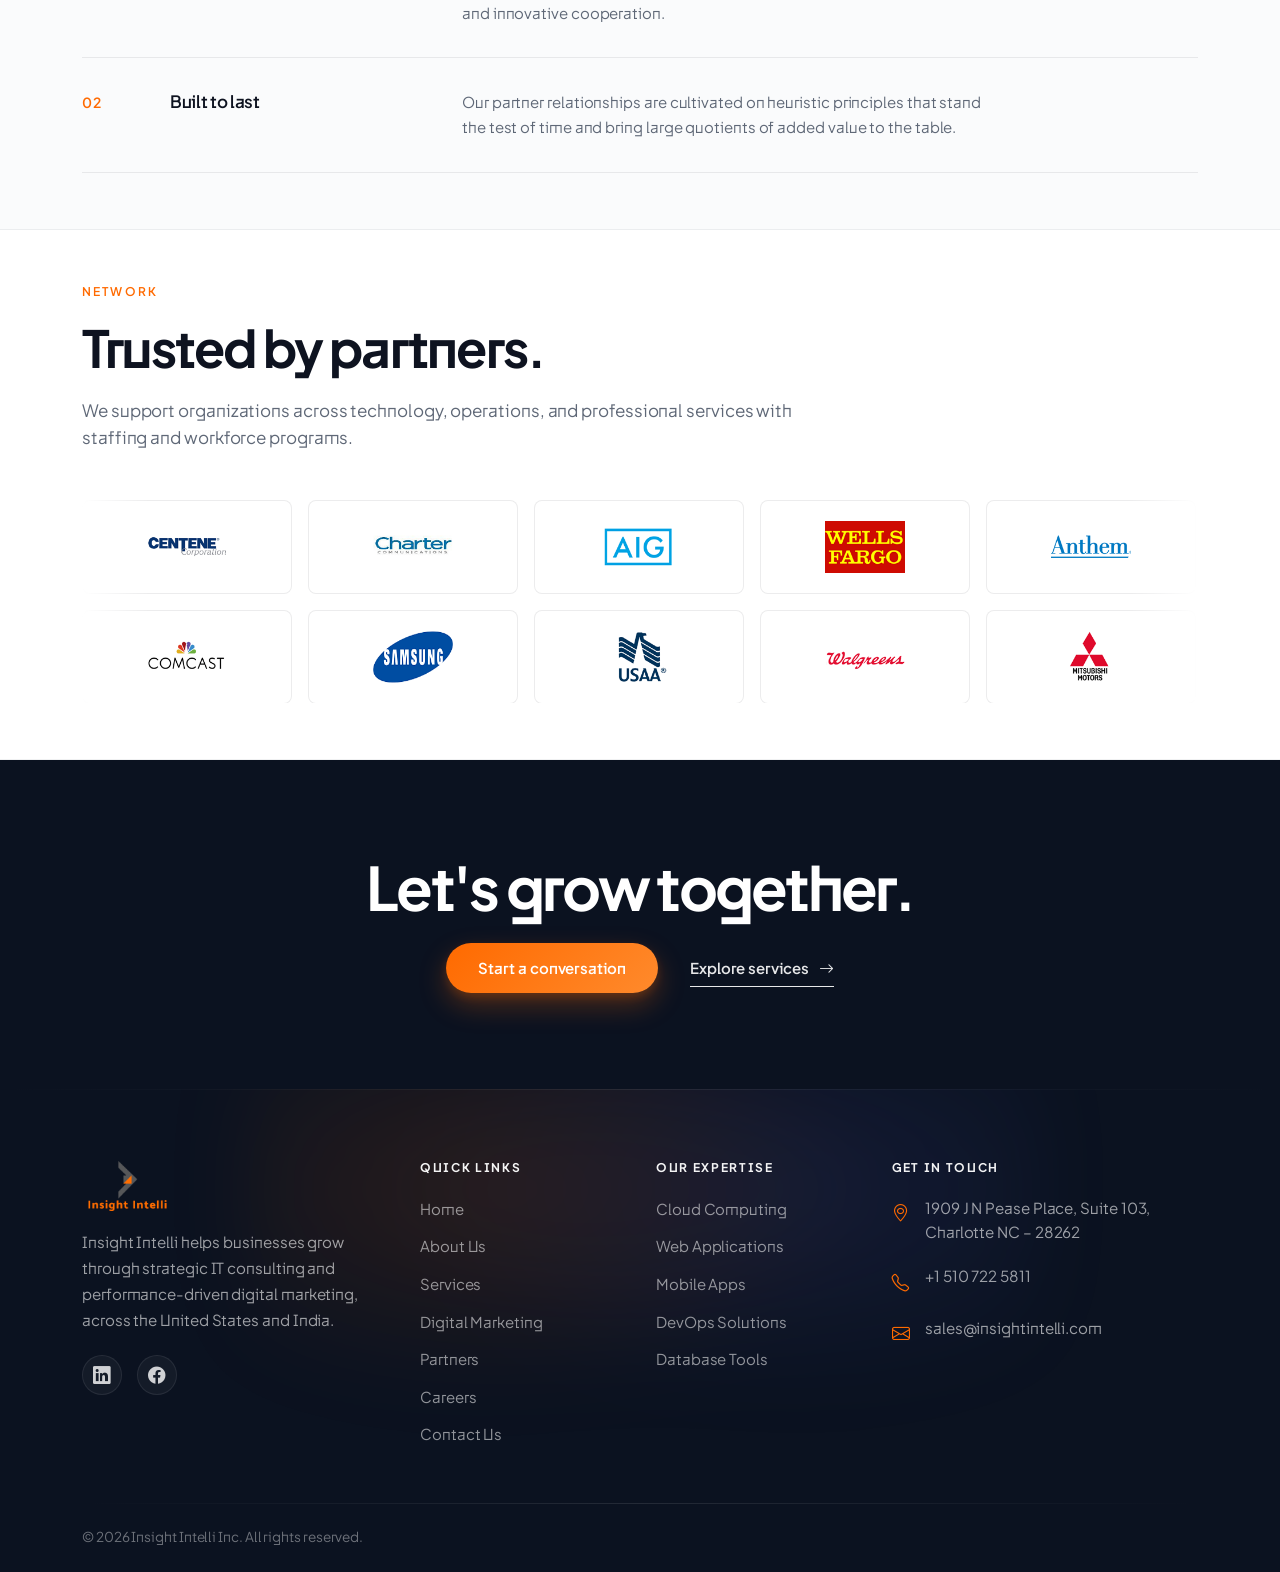
<file: partners.html>
<!doctype html>
<html lang="en">

<head>
  <meta charset="UTF-8" />
  <meta name="viewport" content="width=device-width, initial-scale=1.0" />
  <!-- SEO Meta Tags -->
  <title>Partner with Insight Intelli | Staffing &amp; Workforce Solutions</title>
  <meta name="description"
    content="Partner with Insight Intelli for strategic staffing, temp-to-hire, payroll management, and workforce solutions built around shared business success." />
  <meta name="robots" content="index, follow, max-image-preview:large" />
  <link rel="canonical" href="https://insightintelli.com/partners.html" />

  <!-- Open Graph -->
  <meta property="og:type" content="website" />
  <meta property="og:title" content="Partner with Insight Intelli | Staffing &amp; Workforce Solutions" />
  <meta property="og:description"
    content="Partner with Insight Intelli for strategic staffing, temp-to-hire, payroll management, and workforce solutions built around shared business success." />
  <meta property="og:image" content="https://insightintelli.com/images/logo.png" />
  <meta property="og:image:alt" content="Insight Intelli logo" />
  <meta property="og:url" content="https://insightintelli.com/partners.html" />
  <meta property="og:site_name" content="Insight Intelli" />
  <meta property="og:locale" content="en_US" />

  <!-- Twitter Card -->
  <meta name="twitter:card" content="summary_large_image" />
  <meta name="twitter:title" content="Partner with Insight Intelli | Staffing &amp; Workforce Solutions" />
  <meta name="twitter:description"
    content="Partner with Insight Intelli for strategic staffing, temp-to-hire, payroll management, and workforce solutions built around shared business success." />
  <meta name="twitter:image" content="https://insightintelli.com/images/logo.png" />
  <meta name="twitter:image:alt" content="Insight Intelli logo" />

  <!-- Additional SEO -->
  <meta name="author" content="Insight Intelli" />
  <meta name="theme-color" content="#ff6a00" />
  <meta name="keywords"
    content="staffing partnerships, temporary staffing, temp-to-hire, payroll management services, workforce solutions, IT staffing partners" />


  <link rel="preconnect" href="https://fonts.googleapis.com" />
  <link rel="preconnect" href="https://fonts.gstatic.com" crossorigin />
  <link
    href="https://fonts.googleapis.com/css2?family=Plus+Jakarta+Sans:wght@400;500;600;700;800&family=Manrope:wght@400;500;600;700;800&display=swap"
    rel="stylesheet" />
  <link rel="stylesheet" href="https://cdn.jsdelivr.net/npm/bootstrap@5.3.0/dist/css/bootstrap.min.css" />
  <link rel="stylesheet" href="https://cdn.jsdelivr.net/npm/bootstrap-icons@1.11.1/font/bootstrap-icons.css" />
  <link rel="stylesheet" href="style.css" />
  <link rel="stylesheet" href="partners.css" />
  <link rel="icon" href="images/logo.png" type="image/png" />

  <!-- Schema.org Structured Data -->
  <script type="application/ld+json">
      {
        "@context": "https://schema.org",
        "@type": "Organization",
        "name": "Insight Intelli",
        "url": "https://insightintelli.com",
        "logo": "https://insightintelli.com/images/logo.png",
        "description": "Strategic staffing, smart automation, and scalable digital solutions.",
        "contactPoint": {
          "@type": "ContactPoint",
          "telephone": "+1-510-722-5811",
          "contactType": "customer service",
          "email": "sales@insightintelli.com"
        },
        "sameAs": [
          "https://www.linkedin.com/company/insightintelli-inc./",
          "https://www.facebook.com/insightintelli/"
        ]
      }
    </script>
</head>

<body>
  <a href="#main-content" class="skip-to-content">Skip to main content</a>

  <header class="header" role="banner">
    <div class="top-bar">
      <div class="container">
        <div class="top-bar-left">
          IT Consulting &amp; Digital Marketing
        </div>
        <div class="top-bar-right d-none d-md-flex">
          <a href="tel:+15107225811" class="top-bar-link">
            <i class="bi bi-telephone-fill"></i>
            +1 510 722 5811
          </a>
          <a href="mailto:sales@insightintelli.com" class="top-bar-link">
            <i class="bi bi-envelope-fill"></i>
            sales@insightintelli.com
          </a>
          <div class="top-bar-link">
            <i class="bi bi-geo-alt-fill"></i>
            1909 J N Pease Place, Suite 103, Charlotte NC &ndash; 28262
          </div>
        </div>
      </div>
    </div>

    <nav class="navbar navbar-expand-lg modern-navbar">
      <div class="container">
        <a class="navbar-brand" href="index.html">
          <img src="images/logo.png" alt="Insight Intelli" />
        </a>
        <button class="navbar-toggler" type="button" data-bs-toggle="collapse" data-bs-target="#navbarNav"
          aria-controls="navbarNav" aria-expanded="false" aria-label="Toggle navigation">
          <span class="toggler-icon"></span>
          <span class="toggler-icon"></span>
          <span class="toggler-icon"></span>
        </button>
        <div class="collapse navbar-collapse" id="navbarNav">
          <ul class="navbar-nav mx-auto">
            <li class="nav-item">
              <a class="nav-link" href="index.html">Home</a>
            </li>
            <li class="nav-item">
              <a class="nav-link" href="about.html">About Us</a>
            </li>
            <li class="nav-item">
              <a class="nav-link" href="services.html">Services</a>
            </li>
            <li class="nav-item">
              <a class="nav-link" href="services/digital-marketing.html">Digital Marketing</a>
            </li>
            <li class="nav-item">
              <a class="nav-link active" aria-current="page" href="partners.html">Partners</a>
            </li>
            <li class="nav-item">
              <a class="nav-link" href="careers.html">Careers</a>
            </li>
          </ul>
          <div class="d-none d-lg-block">
            <a href="contact.html" class="nav-cta">Contact Us</a>
          </div>
          <div class="d-lg-none mt-3">
            <a href="contact.html" class="nav-cta w-100 text-center">Contact Us</a>
          </div>
        </div>
      </div>
    </nav>
  </header>

  <main id="main-content">
    <section class="pt-hero" aria-labelledby="pt-hero-h">
      <span class="pt-hero-orb" aria-hidden="true"></span>
      <div class="container">
        <div class="pt-hero-grid">
          <div class="pt-hero-content">
            <p class="pt-eyebrow">Partners</p>
            <h1 class="pt-hero-title" id="pt-hero-h">Partnerships built to last</h1>
            <p class="pt-hero-sub">
              We believe in strategic partnerships that combine our expertise in talent acquisition, process automation,
              and digital innovation. Together, we deliver comprehensive solutions that accelerate growth, optimize
              operations, and drive measurable impact at enterprise scale.
            </p>
          </div>

          <div class="pt-hero-visual" aria-hidden="true">
            <div class="pt-net">
              <span class="pt-net-ring pt-net-ring--1"></span>
              <span class="pt-net-ring pt-net-ring--2"></span>
              <svg class="pt-net-lines" viewBox="0 0 100 100" preserveAspectRatio="none">
                <g stroke="rgba(255,106,0,0.4)" stroke-width="1.3" vector-effect="non-scaling-stroke"
                  stroke-linecap="round">
                  <line x1="52" y1="50" x2="20" y2="20" />
                  <line x1="52" y1="50" x2="82" y2="26" />
                  <line x1="52" y1="50" x2="18" y2="76" />
                  <line x1="52" y1="50" x2="82" y2="72" />
                </g>
              </svg>
              <div class="pt-node pt-node--hub"><i class="bi bi-diagram-3-fill" aria-hidden="true"></i></div>
              <div class="pt-node pt-node--s1"><i class="bi bi-building" aria-hidden="true"></i></div>
              <div class="pt-node pt-node--s2"><i class="bi bi-people-fill" aria-hidden="true"></i></div>
              <div class="pt-node pt-node--s3"><i class="bi bi-globe2" aria-hidden="true"></i></div>
              <div class="pt-node pt-node--s4"><i class="bi bi-shield-check" aria-hidden="true"></i></div>
            </div>
          </div>
        </div>
      </div>
    </section>

    <section class="pt-models" id="partner-models" aria-labelledby="pt-models-h">
      <div class="container">
        <header class="pt-section-head">
          <p class="pt-eyebrow">What we offer</p>
          <h2 class="pt-heading" id="pt-models-h">Our Offerings</h2>
        </header>

        <div class="pt-models-grid">
          <article class="pt-model">
            <p class="pt-model-kicker">01</p>
            <h3 class="pt-model-title">Temporary Staffing</h3>
            <p class="pt-model-desc">
              We offer you pre-screened talent in IT, ITES, HR and Digital
              Marketing for your short-term requirements.
            </p>
          </article>

          <article class="pt-model">
            <p class="pt-model-kicker">02</p>
            <h3 class="pt-model-title">Temp-To-Hire Solutions</h3>
            <p class="pt-model-desc">
              Hire onto your company rolls only after you are fully
              convinced of the candidate&rsquo;s suitability.
            </p>
          </article>

          <article class="pt-model">
            <p class="pt-model-kicker">03</p>
            <h3 class="pt-model-title">Payroll Management Services</h3>
            <p class="pt-model-desc">
              While you focus on your core business, we manage your staff
              payroll through a tech-based payroll management system.
            </p>
          </article>
        </div>
      </div>
    </section>

    <section class="pt-values" aria-labelledby="pt-values-h">
      <div class="container">
        <header class="pt-section-head">
          <p class="pt-eyebrow">Our philosophy</p>
          <h2 class="pt-heading" id="pt-values-h">
            How we work with partners.
          </h2>
        </header>

        <div class="pt-values-list">
          <article class="pt-value">
            <span class="pt-value-num">01</span>
            <h3 class="pt-value-title">Interdisciplinary &amp; symbiotic</h3>
            <p class="pt-value-desc">
              We work with our partners in interdisciplinary and symbiotic
              ways in order to build lasting and fruitful relationships
              based on mutual respect, trust and innovative cooperation.
            </p>
          </article>

          <article class="pt-value">
            <span class="pt-value-num">02</span>
            <h3 class="pt-value-title">Built to last</h3>
            <p class="pt-value-desc">
              Our partner relationships are cultivated on heuristic
              principles that stand the test of time and bring large
              quotients of added value to the table.
            </p>
          </article>
        </div>
      </div>
    </section>

    <section class="pt-network" aria-labelledby="pt-network-h">
      <div class="container">
        <header class="pt-section-head">
          <p class="pt-eyebrow">Network</p>
          <h2 class="pt-heading" id="pt-network-h">Trusted by partners.</h2>
          <p class="pt-section-sub">
            We support organizations across technology, operations, and
            professional services with staffing and workforce programs.
          </p>
        </header>

        <div class="pt-marquee" role="list" aria-label="Partner logos">
          <!-- Row 1 — slides right to left -->
          <div class="pt-marquee-row pt-marquee-row--left">
            <div class="pt-marquee-track">
              <!-- visible set -->
              <div class="pt-logo" role="listitem"><img src="images/blog/1.png" alt="Partner company 1"
                  loading="lazy" /></div>
              <div class="pt-logo" role="listitem"><img src="images/blog/2.png" alt="Partner company 2"
                  loading="lazy" /></div>
              <div class="pt-logo" role="listitem"><img src="images/blog/3.png" alt="Partner company 3"
                  loading="lazy" /></div>
              <div class="pt-logo" role="listitem"><img src="images/blog/4.png" alt="Partner company 4"
                  loading="lazy" /></div>
              <div class="pt-logo" role="listitem"><img src="images/blog/5.png" alt="Partner company 5"
                  loading="lazy" /></div>
              <div class="pt-logo" role="listitem"><img src="images/blog/6.png" alt="Partner company 6"
                  loading="lazy" /></div>
              <!-- seamless-loop duplicate (kept off-screen, hidden from assistive tech) -->
              <div class="pt-logo pt-logo--dup" aria-hidden="true"><img src="images/blog/1.png" alt="" loading="lazy" />
              </div>
              <div class="pt-logo pt-logo--dup" aria-hidden="true"><img src="images/blog/2.png" alt="" loading="lazy" />
              </div>
              <div class="pt-logo pt-logo--dup" aria-hidden="true"><img src="images/blog/3.png" alt="" loading="lazy" />
              </div>
              <div class="pt-logo pt-logo--dup" aria-hidden="true"><img src="images/blog/4.png" alt="" loading="lazy" />
              </div>
              <div class="pt-logo pt-logo--dup" aria-hidden="true"><img src="images/blog/5.png" alt="" loading="lazy" />
              </div>
              <div class="pt-logo pt-logo--dup" aria-hidden="true"><img src="images/blog/6.png" alt="" loading="lazy" />
              </div>
            </div>
          </div>
          <!-- Row 2 — slides left to right -->
          <div class="pt-marquee-row pt-marquee-row--right">
            <div class="pt-marquee-track">
              <!-- visible set -->
              <div class="pt-logo" role="listitem"><img src="images/blog/7.png" alt="Partner company 7"
                  loading="lazy" /></div>
              <div class="pt-logo" role="listitem"><img src="images/blog/8.png" alt="Partner company 8"
                  loading="lazy" /></div>
              <div class="pt-logo" role="listitem"><img src="images/blog/9.png" alt="Partner company 9"
                  loading="lazy" /></div>
              <div class="pt-logo" role="listitem"><img src="images/blog/10.png" alt="Partner company 10"
                  loading="lazy" /></div>
              <div class="pt-logo" role="listitem"><img src="images/blog/11.png" alt="Partner company 11"
                  loading="lazy" /></div>
              <div class="pt-logo" role="listitem"><img src="images/blog/12.png" alt="Partner company 12"
                  loading="lazy" /></div>
              <!-- seamless-loop duplicate (kept off-screen, hidden from assistive tech) -->
              <div class="pt-logo pt-logo--dup" aria-hidden="true"><img src="images/blog/7.png" alt="" loading="lazy" />
              </div>
              <div class="pt-logo pt-logo--dup" aria-hidden="true"><img src="images/blog/8.png" alt="" loading="lazy" />
              </div>
              <div class="pt-logo pt-logo--dup" aria-hidden="true"><img src="images/blog/9.png" alt="" loading="lazy" />
              </div>
              <div class="pt-logo pt-logo--dup" aria-hidden="true"><img src="images/blog/10.png" alt=""
                  loading="lazy" /></div>
              <div class="pt-logo pt-logo--dup" aria-hidden="true"><img src="images/blog/11.png" alt=""
                  loading="lazy" /></div>
              <div class="pt-logo pt-logo--dup" aria-hidden="true"><img src="images/blog/12.png" alt=""
                  loading="lazy" /></div>
            </div>
          </div>
        </div>
      </div>
    </section>

    <section class="pt-cta" aria-labelledby="pt-cta-h">
      <div class="container">
        <h2 class="pt-cta-title" id="pt-cta-h">Let's grow together.</h2>
        <div class="pt-cta-actions">
          <a href="contact.html" class="btn btn-brand">Start a conversation</a>
          <a href="services.html" class="pt-link pt-link--inverse">
            Explore services
            <i class="bi bi-arrow-right" aria-hidden="true"></i>
          </a>
        </div>
      </div>
    </section>
  </main>

  <footer class="site-footer" role="contentinfo">
    <div class="container">
      <div class="footer-grid">
        <div class="footer-column">
          <a href="index.html" class="footer-logo" aria-label="Insight Intelli Home">
            <img src="images/logo.png" alt="Insight Intelli" width="200" height="60" />
          </a>
          <p class="footer-brand-text">
            Insight Intelli helps businesses grow through strategic IT
            consulting and performance-driven digital marketing, across the
            United States and India.
          </p>
          <div class="footer-social">
            <a href="https://www.linkedin.com/company/insightintelli-inc./" target="_blank" rel="noopener"
              aria-label="LinkedIn">
              <i class="bi bi-linkedin"></i>
            </a>
            <a href="https://www.facebook.com/insightintelli/" target="_blank" rel="noopener" aria-label="Facebook">
              <i class="bi bi-facebook"></i>
            </a>
          </div>
        </div>

        <div class="footer-column">
          <h3 class="footer-heading">Quick Links</h3>
          <ul class="footer-links">
            <li><a href="index.html">Home</a></li>
            <li><a href="about.html">About Us</a></li>
            <li><a href="services.html">Services</a></li>
            <li><a href="services/digital-marketing.html">Digital Marketing</a></li>
            <li><a href="partners.html">Partners</a></li>
            <li><a href="careers.html">Careers</a></li>
            <li><a href="contact.html">Contact Us</a></li>
          </ul>
        </div>

        <div class="footer-column">
          <h3 class="footer-heading">Our Expertise</h3>
          <ul class="footer-links expertise-links">
            <li><a href="about.html#expertise">Cloud Computing</a></li>
            <li><a href="about.html#expertise">Web Applications</a></li>
            <li><a href="about.html#expertise">Mobile Apps</a></li>
            <li><a href="about.html#expertise">DevOps Solutions</a></li>
            <li><a href="about.html#expertise">Database Tools</a></li>
          </ul>
        </div>

        <div class="footer-column">
          <h3 class="footer-heading">Get in Touch</h3>
          <div class="footer-contact-info">
            <div class="footer-contact-item">
              <i class="bi bi-geo-alt" aria-hidden="true"></i>
              <span>1909 J N Pease Place, Suite 103, Charlotte NC &ndash; 28262</span>
            </div>
            <div class="footer-contact-item">
              <i class="bi bi-telephone" aria-hidden="true"></i>
              <a href="tel:+15107225811">+1 510 722 5811</a>
            </div>
            <div class="footer-contact-item">
              <i class="bi bi-envelope" aria-hidden="true"></i>
              <a href="mailto:sales@insightintelli.com">sales@insightintelli.com</a>
            </div>
          </div>

        </div>
      </div>

      <div class="footer-bottom">
        <div class="footer-separator"></div>
        <div class="footer-copyright-wrapper">
          <p>&copy; 2026 Insight Intelli Inc. All rights reserved.</p>

        </div>
      </div>
    </div>
  </footer>

  <button id="scrollToTop" class="scroll-to-top" aria-label="Scroll to top">
    <i class="bi bi-arrow-up" aria-hidden="true"></i>
  </button>

  <script src="https://cdn.jsdelivr.net/npm/bootstrap@5.3.0/dist/js/bootstrap.bundle.min.js"></script>
  <script>
    const header = document.querySelector(".header");
    if (header) {
      window.addEventListener(
        "scroll",
        function () {
          header.classList.toggle("scrolled", window.scrollY > 50);
        },
        { passive: true },
      );
    }

    const scrollTopBtn = document.getElementById("scrollToTop");
    if (scrollTopBtn) {
      window.addEventListener(
        "scroll",
        function () {
          scrollTopBtn.classList.toggle("visible", window.scrollY > 400);
        },
        { passive: true },
      );
      scrollTopBtn.addEventListener("click", function () {
        window.scrollTo({ top: 0, behavior: "smooth" });
      });
    }

    const scrollObserver = new IntersectionObserver(
      function (entries) {
        entries.forEach(function (entry) {
          if (entry.isIntersecting) {
            entry.target.classList.add("scroll-animate");
            scrollObserver.unobserve(entry.target);
          }
        });
      },
      { threshold: 0.12, rootMargin: "0px 0px -60px 0px" },
    );

    document
      .querySelectorAll(
        ".pt-section-head, .pt-model, .pt-value, .pt-logo",
      )
      .forEach(function (el) {
        scrollObserver.observe(el);
      });

    document.querySelectorAll(".navbar-nav .nav-link").forEach(function (link) {
      link.addEventListener("click", function () {
        const collapse = document.getElementById("navbarNav");
        if (collapse && collapse.classList.contains("show")) {
          new bootstrap.Collapse(collapse, { toggle: false }).hide();
        }
      });
    });

    document.querySelectorAll('a[href^="#"]').forEach(function (anchor) {
      anchor.addEventListener("click", function (e) {
        const href = this.getAttribute("href");
        if (href === "#") return;
        const target = document.querySelector(href);
        if (target) {
          e.preventDefault();
          target.scrollIntoView({ behavior: "smooth", block: "start" });
        }
      });
    });
  </script>
</body>

</html>
</file>
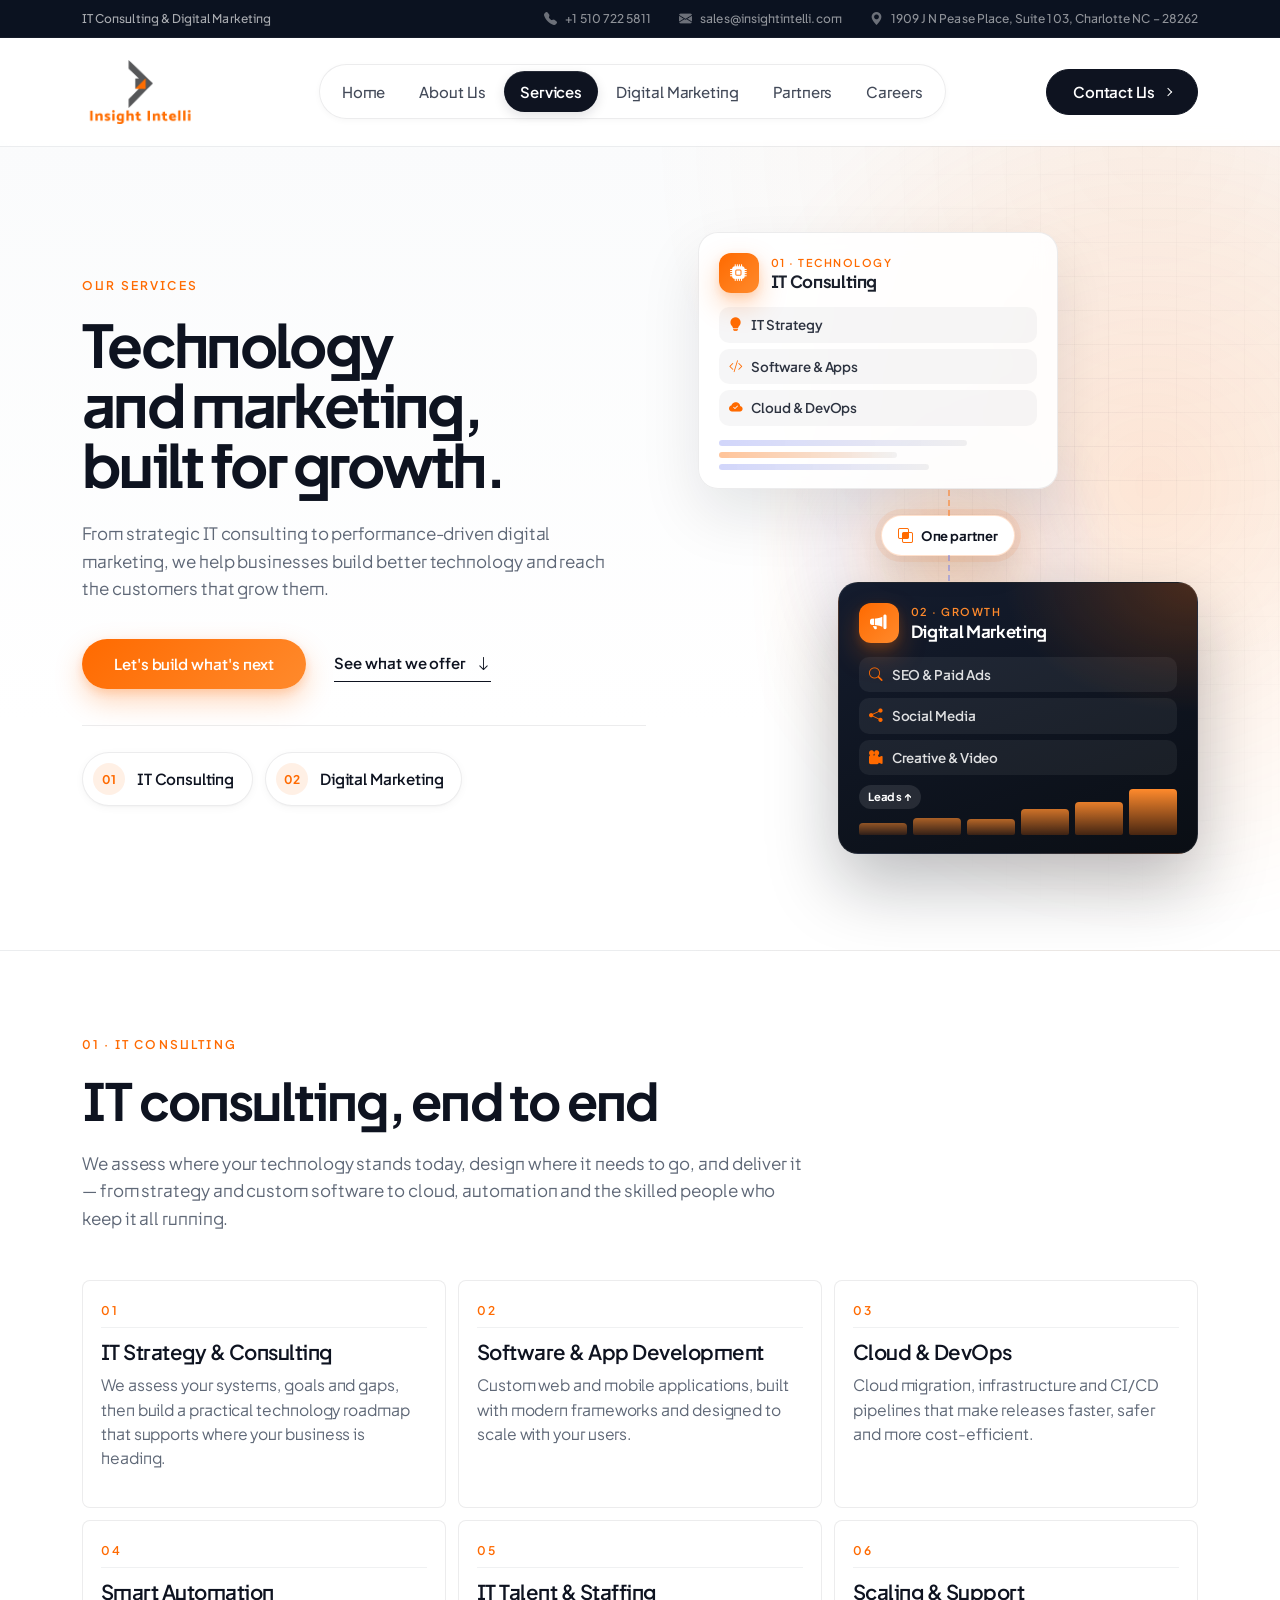
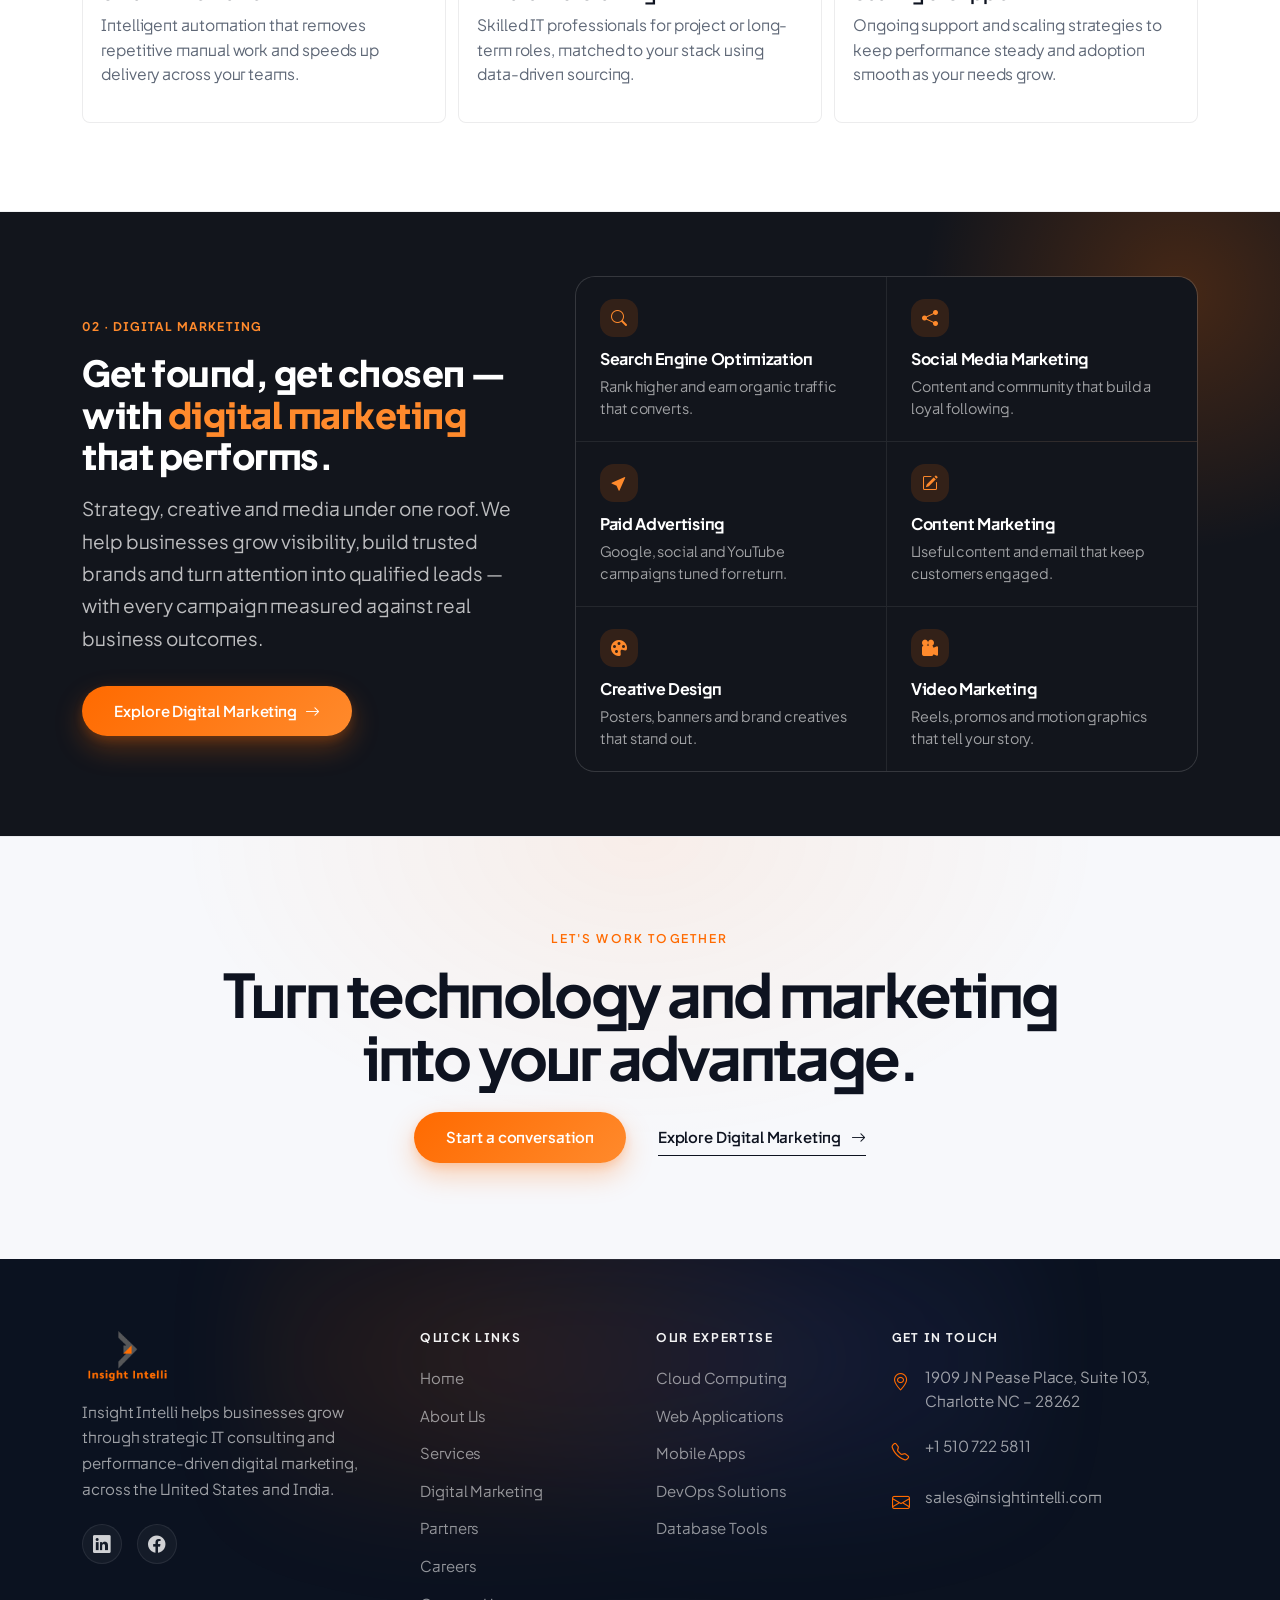
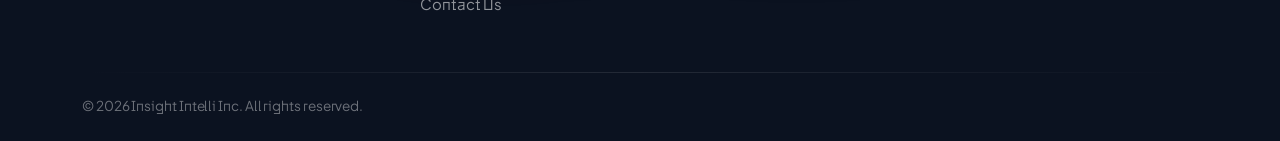
<file: services.html>
<!doctype html>
<html lang="en">

<head>
  <meta charset="UTF-8" />
  <meta name="viewport" content="width=device-width, initial-scale=1.0" />
  <!-- SEO Meta Tags -->
  <title>Services | IT Consulting &amp; Digital Marketing | Insight Intelli</title>
  <meta name="description"
    content="Insight Intelli services: IT consulting (strategy, software, cloud &amp; DevOps, automation, IT staffing) and performance-driven digital marketing for businesses in the US and India." />
  <meta name="robots" content="index, follow, max-image-preview:large" />
  <link rel="canonical" href="https://insightintelli.com/services.html" />

  <!-- Open Graph -->
  <meta property="og:type" content="website" />
  <meta property="og:title" content="Services | IT Consulting &amp; Digital Marketing | Insight Intelli" />
  <meta property="og:description"
    content="Insight Intelli services: IT consulting (strategy, software, cloud &amp; DevOps, automation, IT staffing) and performance-driven digital marketing for businesses in the US and India." />
  <meta property="og:image" content="https://insightintelli.com/images/logo.png" />
  <meta property="og:image:alt" content="Insight Intelli logo" />
  <meta property="og:url" content="https://insightintelli.com/services.html" />
  <meta property="og:site_name" content="Insight Intelli" />
  <meta property="og:locale" content="en_US" />

  <!-- Twitter Card -->
  <meta name="twitter:card" content="summary_large_image" />
  <meta name="twitter:title" content="Services | IT Consulting &amp; Digital Marketing | Insight Intelli" />
  <meta name="twitter:description"
    content="Insight Intelli services: IT consulting (strategy, software, cloud &amp; DevOps, automation, IT staffing) and performance-driven digital marketing for businesses in the US and India." />
  <meta name="twitter:image" content="https://insightintelli.com/images/logo.png" />
  <meta name="twitter:image:alt" content="Insight Intelli logo" />

  <!-- Additional SEO -->
  <meta name="author" content="Insight Intelli" />
  <meta name="theme-color" content="#ff6a00" />
  <meta name="keywords"
    content="IT consulting services, digital marketing services, software development, cloud and DevOps, automation, IT staffing, SEO, social media marketing" />


  <link rel="preconnect" href="https://fonts.googleapis.com" />
  <link rel="preconnect" href="https://fonts.gstatic.com" crossorigin />
  <link
    href="https://fonts.googleapis.com/css2?family=Plus+Jakarta+Sans:wght@400;500;600;700;800&family=Manrope:wght@400;500;600;700;800&display=swap"
    rel="stylesheet" />
  <link rel="stylesheet" href="https://cdn.jsdelivr.net/npm/bootstrap@5.3.0/dist/css/bootstrap.min.css" />
  <link rel="stylesheet" href="https://cdn.jsdelivr.net/npm/bootstrap-icons@1.11.1/font/bootstrap-icons.css" />
  <link rel="stylesheet" href="style.css" />
  <link rel="stylesheet" href="services.css" />
  <link rel="icon" href="images/logo.png" type="image/png" />

  <!-- Schema.org Structured Data -->
  <script type="application/ld+json">
      {
        "@context": "https://schema.org",
        "@type": "Organization",
        "name": "Insight Intelli",
        "url": "https://insightintelli.com",
        "logo": "https://insightintelli.com/images/logo.png",
        "description": "Strategic staffing, smart automation, and scalable digital solutions.",
        "contactPoint": {
          "@type": "ContactPoint",
          "telephone": "+1-510-722-5811",
          "contactType": "customer service",
          "email": "sales@insightintelli.com"
        },
        "sameAs": [
          "https://www.linkedin.com/company/insightintelli-inc./",
          "https://www.facebook.com/insightintelli/"
        ]
      }
    </script>
</head>

<body>
  <a href="#main-content" class="skip-to-content">Skip to main content</a>

  <header class="header" role="banner">
    <div class="top-bar">
      <div class="container">
        <div class="top-bar-left">
          IT Consulting &amp; Digital Marketing
        </div>
        <div class="top-bar-right d-none d-md-flex">
          <a href="tel:+15107225811" class="top-bar-link">
            <i class="bi bi-telephone-fill"></i>
            +1 510 722 5811
          </a>
          <a href="mailto:sales@insightintelli.com" class="top-bar-link">
            <i class="bi bi-envelope-fill"></i>
            sales@insightintelli.com
          </a>
          <div class="top-bar-link">
            <i class="bi bi-geo-alt-fill"></i>
            1909 J N Pease Place, Suite 103, Charlotte NC &ndash; 28262
          </div>
        </div>
      </div>
    </div>

    <nav class="navbar navbar-expand-lg modern-navbar">
      <div class="container">
        <a class="navbar-brand" href="index.html">
          <img src="images/logo.png" alt="Insight Intelli" />
        </a>

        <button class="navbar-toggler" type="button" data-bs-toggle="collapse" data-bs-target="#navbarNav"
          aria-controls="navbarNav" aria-expanded="false" aria-label="Toggle navigation">
          <span class="toggler-icon"></span>
          <span class="toggler-icon"></span>
          <span class="toggler-icon"></span>
        </button>

        <div class="collapse navbar-collapse" id="navbarNav">
          <ul class="navbar-nav mx-auto">
            <li class="nav-item">
              <a class="nav-link" href="index.html">Home</a>
            </li>
            <li class="nav-item">
              <a class="nav-link" href="about.html">About Us</a>
            </li>
            <li class="nav-item">
              <a class="nav-link active" aria-current="page" href="services.html">Services</a>
            </li>
            <li class="nav-item">
              <a class="nav-link" href="services/digital-marketing.html">Digital Marketing</a>
            </li>
            <li class="nav-item">
              <a class="nav-link" href="partners.html">Partners</a>
            </li>
            <li class="nav-item">
              <a class="nav-link" href="careers.html">Careers</a>
            </li>
          </ul>
          <div class="d-none d-lg-block">
            <a href="contact.html" class="nav-cta">Contact Us</a>
          </div>
          <div class="d-lg-none mt-3">
            <a href="contact.html" class="nav-cta w-100 text-center">Contact Us</a>
          </div>
        </div>
      </div>
    </nav>
  </header>

  <main id="main-content">
    <section class="sv-hero" aria-labelledby="sv-hero-h">
      <span class="sv-hero-orb" aria-hidden="true"></span>
      <span class="sv-hero-grid-tex" aria-hidden="true"></span>
      <div class="container">
        <div class="sv-hero-grid">
          <div class="sv-hero-content">
            <p class="sv-eyebrow">Our Services</p>
            <h1 class="sv-hero-title" id="sv-hero-h">Technology and marketing, built for growth.</h1>
            <p class="sv-hero-sub">
              From strategic IT consulting to performance-driven digital
              marketing, we help businesses build better technology and reach
              the customers that grow them.
            </p>
            <div class="sv-hero-actions">
              <a href="contact.html" class="btn btn-brand">Let's build what's next</a>
              <a href="#it-consulting" class="sv-link">
                See what we offer
                <i class="bi bi-arrow-down" aria-hidden="true"></i>
              </a>
            </div>
            <ul class="sv-hero-pillars" aria-label="Our two service solutions">
              <li>
                <a href="#it-consulting" class="sv-hero-pillar">
                  <span class="sv-hero-pillar-no">01</span>
                  <span class="sv-hero-pillar-name">IT Consulting</span>
                </a>
              </li>
              <li>
                <a href="#digital-marketing" class="sv-hero-pillar">
                  <span class="sv-hero-pillar-no">02</span>
                  <span class="sv-hero-pillar-name">Digital Marketing</span>
                </a>
              </li>
            </ul>
          </div>

          <!-- Two-pillar composition: IT Consulting + Digital Marketing -->
          <div class="sv-hero-visual" aria-hidden="true">
            <div class="sv-duo">
              <span class="sv-duo-glow"></span>

              <!-- Pillar 01: IT Consulting -->
              <div class="sv-pillar sv-pillar--it">
                <div class="sv-pillar-head">
                  <span class="sv-pillar-icon"><i class="bi bi-cpu-fill"></i></span>
                  <span class="sv-pillar-label"><small>01 &middot; Technology</small><b>IT Consulting</b></span>
                </div>
                <ul class="sv-pillar-list">
                  <li><i class="bi bi-lightbulb-fill"></i>IT Strategy</li>
                  <li><i class="bi bi-code-slash"></i>Software &amp; Apps</li>
                  <li><i class="bi bi-cloud-check-fill"></i>Cloud &amp; DevOps</li>
                </ul>
                <div class="sv-pillar-code">
                  <span></span><span></span><span></span>
                </div>
              </div>

              <!-- Hub: one partner connecting both pillars -->
              <div class="sv-duo-hub">
                <i class="bi bi-intersect"></i>
                <span>One partner</span>
              </div>

              <!-- Pillar 02: Digital Marketing -->
              <div class="sv-pillar sv-pillar--dm">
                <div class="sv-pillar-head">
                  <span class="sv-pillar-icon"><i class="bi bi-megaphone-fill"></i></span>
                  <span class="sv-pillar-label"><small>02 &middot; Growth</small><b>Digital Marketing</b></span>
                </div>
                <ul class="sv-pillar-list">
                  <li><i class="bi bi-search"></i>SEO &amp; Paid Ads</li>
                  <li><i class="bi bi-share-fill"></i>Social Media</li>
                  <li><i class="bi bi-camera-reels-fill"></i>Creative &amp; Video</li>
                </ul>
                <div class="sv-pillar-chart">
                  <i></i><i></i><i></i><i></i><i></i><i></i>
                  <span class="sv-pillar-trend">Leads &uarr;</span>
                </div>
              </div>
            </div>
          </div>
        </div>
      </div>
    </section>

    <section class="sv-services" id="it-consulting" aria-labelledby="sv-services-h">
      <div class="container">
        <header class="sv-section-head">
          <p class="sv-eyebrow">01 &middot; IT Consulting</p>
          <h2 class="sv-heading" id="sv-services-h">
            IT consulting, end to end
          </h2>
          <p class="sv-section-sub">
            We assess where your technology stands today, design where it
            needs to go, and deliver it &mdash; from strategy and custom
            software to cloud, automation and the skilled people who keep it
            all running.
          </p>
        </header>

        <div class="sv-offerings-grid">
          <article class="sv-offering">
            <p class="sv-offering-kicker">01</p>
            <h3 class="sv-offering-title">IT Strategy &amp; Consulting</h3>
            <p class="sv-offering-desc">
              We assess your systems, goals and gaps, then build a practical technology roadmap that supports where your business is heading.
            </p>
          </article>

          <article class="sv-offering">
            <p class="sv-offering-kicker">02</p>
            <h3 class="sv-offering-title">Software &amp; App Development</h3>
            <p class="sv-offering-desc">
              Custom web and mobile applications, built with modern frameworks and designed to scale with your users.
            </p>
          </article>

          <article class="sv-offering">
            <p class="sv-offering-kicker">03</p>
            <h3 class="sv-offering-title">Cloud &amp; DevOps</h3>
            <p class="sv-offering-desc">
              Cloud migration, infrastructure and CI/CD pipelines that make releases faster, safer and more cost-efficient.
            </p>
          </article>

          <article class="sv-offering">
            <p class="sv-offering-kicker">04</p>
            <h3 class="sv-offering-title">Smart Automation</h3>
            <p class="sv-offering-desc">
              Intelligent automation that removes repetitive manual work and speeds up delivery across your teams.
            </p>
          </article>

          <article class="sv-offering">
            <p class="sv-offering-kicker">05</p>
            <h3 class="sv-offering-title">IT Talent &amp; Staffing</h3>
            <p class="sv-offering-desc">
              Skilled IT professionals for project or long-term roles, matched to your stack using data-driven sourcing.
            </p>
          </article>

          <article class="sv-offering">
            <p class="sv-offering-kicker">06</p>
            <h3 class="sv-offering-title">Scaling &amp; Support</h3>
            <p class="sv-offering-desc">
              Ongoing support and scaling strategies to keep performance steady and adoption smooth as your needs grow.
            </p>
          </article>
        </div>
      </div>
    </section>

    <!-- ========== DIGITAL MARKETING OVERVIEW (reuses the Home .dm-home component) ========== -->
    <section class="dm-home sv-dm" id="digital-marketing" aria-labelledby="sv-dm-h">
      <div class="container">
        <div class="dm-home-grid">
          <div class="dm-home-intro">
            <span class="dm-home-badge">02 &middot; Digital Marketing</span>
            <h2 class="dm-home-title" id="sv-dm-h">
              Get found, get chosen &mdash; with <em>digital marketing</em> that performs.
            </h2>
            <p class="dm-home-text">
              Strategy, creative and media under one roof. We help businesses
              grow visibility, build trusted brands and turn attention into
              qualified leads &mdash; with every campaign measured against
              real business outcomes.
            </p>
            <a href="services/digital-marketing.html" class="btn btn-brand dm-home-btn">
              Explore Digital Marketing
              <i class="bi bi-arrow-right" aria-hidden="true"></i>
            </a>
          </div>

          <div class="dm-home-list">
            <a href="services/digital-marketing.html#dmx-services" class="dm-home-item">
              <i class="bi bi-search" aria-hidden="true"></i>
              <h3>Search Engine Optimization</h3>
              <p>Rank higher and earn organic traffic that converts.</p>
            </a>
            <a href="services/digital-marketing.html#dmx-services" class="dm-home-item">
              <i class="bi bi-share-fill" aria-hidden="true"></i>
              <h3>Social Media Marketing</h3>
              <p>Content and community that build a loyal following.</p>
            </a>
            <a href="services/digital-marketing.html#dmx-services" class="dm-home-item">
              <i class="bi bi-cursor-fill" aria-hidden="true"></i>
              <h3>Paid Advertising</h3>
              <p>Google, social and YouTube campaigns tuned for return.</p>
            </a>
            <a href="services/digital-marketing.html#dmx-services" class="dm-home-item">
              <i class="bi bi-pencil-square" aria-hidden="true"></i>
              <h3>Content Marketing</h3>
              <p>Useful content and email that keep customers engaged.</p>
            </a>
            <a href="services/digital-marketing.html#dmx-creative" class="dm-home-item">
              <i class="bi bi-palette-fill" aria-hidden="true"></i>
              <h3>Creative Design</h3>
              <p>Posters, banners and brand creatives that stand out.</p>
            </a>
            <a href="services/digital-marketing.html#dmx-video" class="dm-home-item">
              <i class="bi bi-camera-reels-fill" aria-hidden="true"></i>
              <h3>Video Marketing</h3>
              <p>Reels, promos and motion graphics that tell your story.</p>
            </a>
          </div>
        </div>
      </div>
    </section>

    <section class="sv-cta sv-cta--light" aria-labelledby="sv-cta-h">
      <div class="container">
        <p class="sv-eyebrow">Let's work together</p>
        <h2 class="sv-cta-title" id="sv-cta-h">Turn technology and marketing into your advantage.</h2>
        <div class="sv-cta-actions">
          <a href="contact.html" class="btn btn-brand">Start a conversation</a>
          <a href="services/digital-marketing.html" class="sv-link">
            Explore Digital Marketing
            <i class="bi bi-arrow-right" aria-hidden="true"></i>
          </a>
        </div>
      </div>
    </section>

  </main>

  <footer class="site-footer" role="contentinfo">
    <div class="container">
      <div class="footer-grid">
        <div class="footer-column">
          <a href="index.html" class="footer-logo" aria-label="Insight Intelli Home">
            <img src="images/logo.png" alt="Insight Intelli" width="200" height="60" />
          </a>
          <p class="footer-brand-text">
            Insight Intelli helps businesses grow through strategic IT
            consulting and performance-driven digital marketing, across the
            United States and India.
          </p>
          <div class="footer-social">
            <a href="https://www.linkedin.com/company/insightintelli-inc./" target="_blank" rel="noopener"
              aria-label="LinkedIn"><i class="bi bi-linkedin"></i></a>
            <a href="https://www.facebook.com/insightintelli/" target="_blank" rel="noopener" aria-label="Facebook"><i
                class="bi bi-facebook"></i></a>
          </div>
        </div>

        <div class="footer-column">
          <h3 class="footer-heading">Quick Links</h3>
          <ul class="footer-links">
            <li><a href="index.html">Home</a></li>
            <li><a href="about.html">About Us</a></li>
            <li><a href="services.html">Services</a></li>
            <li><a href="services/digital-marketing.html">Digital Marketing</a></li>
            <li><a href="partners.html">Partners</a></li>
            <li><a href="careers.html">Careers</a></li>
            <li><a href="contact.html">Contact Us</a></li>
          </ul>
        </div>

        <div class="footer-column">
          <h3 class="footer-heading">Our Expertise</h3>
          <ul class="footer-links expertise-links">
            <li><a href="about.html#expertise">Cloud Computing</a></li>
            <li><a href="about.html#expertise">Web Applications</a></li>
            <li><a href="about.html#expertise">Mobile Apps</a></li>
            <li><a href="about.html#expertise">DevOps Solutions</a></li>
            <li><a href="about.html#expertise">Database Tools</a></li>
          </ul>
        </div>

        <div class="footer-column">
          <h3 class="footer-heading">Get in Touch</h3>
          <div class="footer-contact-info">
            <div class="footer-contact-item">
              <i class="bi bi-geo-alt" aria-hidden="true"></i>
              <span>1909 J N Pease Place, Suite 103, Charlotte NC &ndash; 28262</span>
            </div>
            <div class="footer-contact-item">
              <i class="bi bi-telephone" aria-hidden="true"></i>
              <a href="tel:+15107225811">+1 510 722 5811</a>
            </div>
            <div class="footer-contact-item">
              <i class="bi bi-envelope" aria-hidden="true"></i>
              <a href="mailto:sales@insightintelli.com">sales@insightintelli.com</a>
            </div>
          </div>

        </div>
      </div>

      <div class="footer-bottom">
        <div class="footer-separator"></div>
        <div class="footer-copyright-wrapper">
          <p>&copy; 2026 Insight Intelli Inc. All rights reserved.</p>

        </div>
      </div>
    </div>
  </footer>

  <button id="scrollToTop" class="scroll-to-top" aria-label="Scroll to top">
    <i class="bi bi-arrow-up" aria-hidden="true"></i>
  </button>

  <script src="https://cdn.jsdelivr.net/npm/bootstrap@5.3.0/dist/js/bootstrap.bundle.min.js"></script>
  <script>
    const header = document.querySelector(".header");
    window.addEventListener(
      "scroll",
      function () {
        header.classList.toggle("scrolled", window.scrollY > 50);
      },
      { passive: true },
    );

    const scrollObserver = new IntersectionObserver(
      function (entries) {
        entries.forEach(function (entry) {
          if (entry.isIntersecting) {
            entry.target.classList.add("scroll-animate");
            scrollObserver.unobserve(entry.target);
          }
        });
      },
      { threshold: 0.12, rootMargin: "0px 0px -60px 0px" },
    );

    document
      .querySelectorAll(
        ".sv-section-head, .sv-offering",
      )
      .forEach(function (el) {
        scrollObserver.observe(el);
      });

    document.querySelectorAll('a[href^="#"]').forEach(function (anchor) {
      anchor.addEventListener("click", function (e) {
        const href = this.getAttribute("href");
        if (href === "#") return;
        const target = document.querySelector(href);
        if (target) {
          e.preventDefault();
          target.scrollIntoView({ behavior: "smooth", block: "start" });
        }
      });
    });

    document.querySelectorAll(".navbar-nav .nav-link").forEach(function (link) {
      link.addEventListener("click", function () {
        const navbarCollapse = document.getElementById("navbarNav");
        if (navbarCollapse && navbarCollapse.classList.contains("show")) {
          new bootstrap.Collapse(navbarCollapse, { toggle: false }).hide();
        }
      });
    });

    const scrollTopBtn = document.getElementById("scrollToTop");
    window.addEventListener(
      "scroll",
      function () {
        scrollTopBtn.classList.toggle("visible", window.scrollY > 400);
      },
      { passive: true },
    );
    scrollTopBtn.addEventListener("click", function () {
      window.scrollTo({ top: 0, behavior: "smooth" });
    });
  </script>
</body>

</html>
</file>
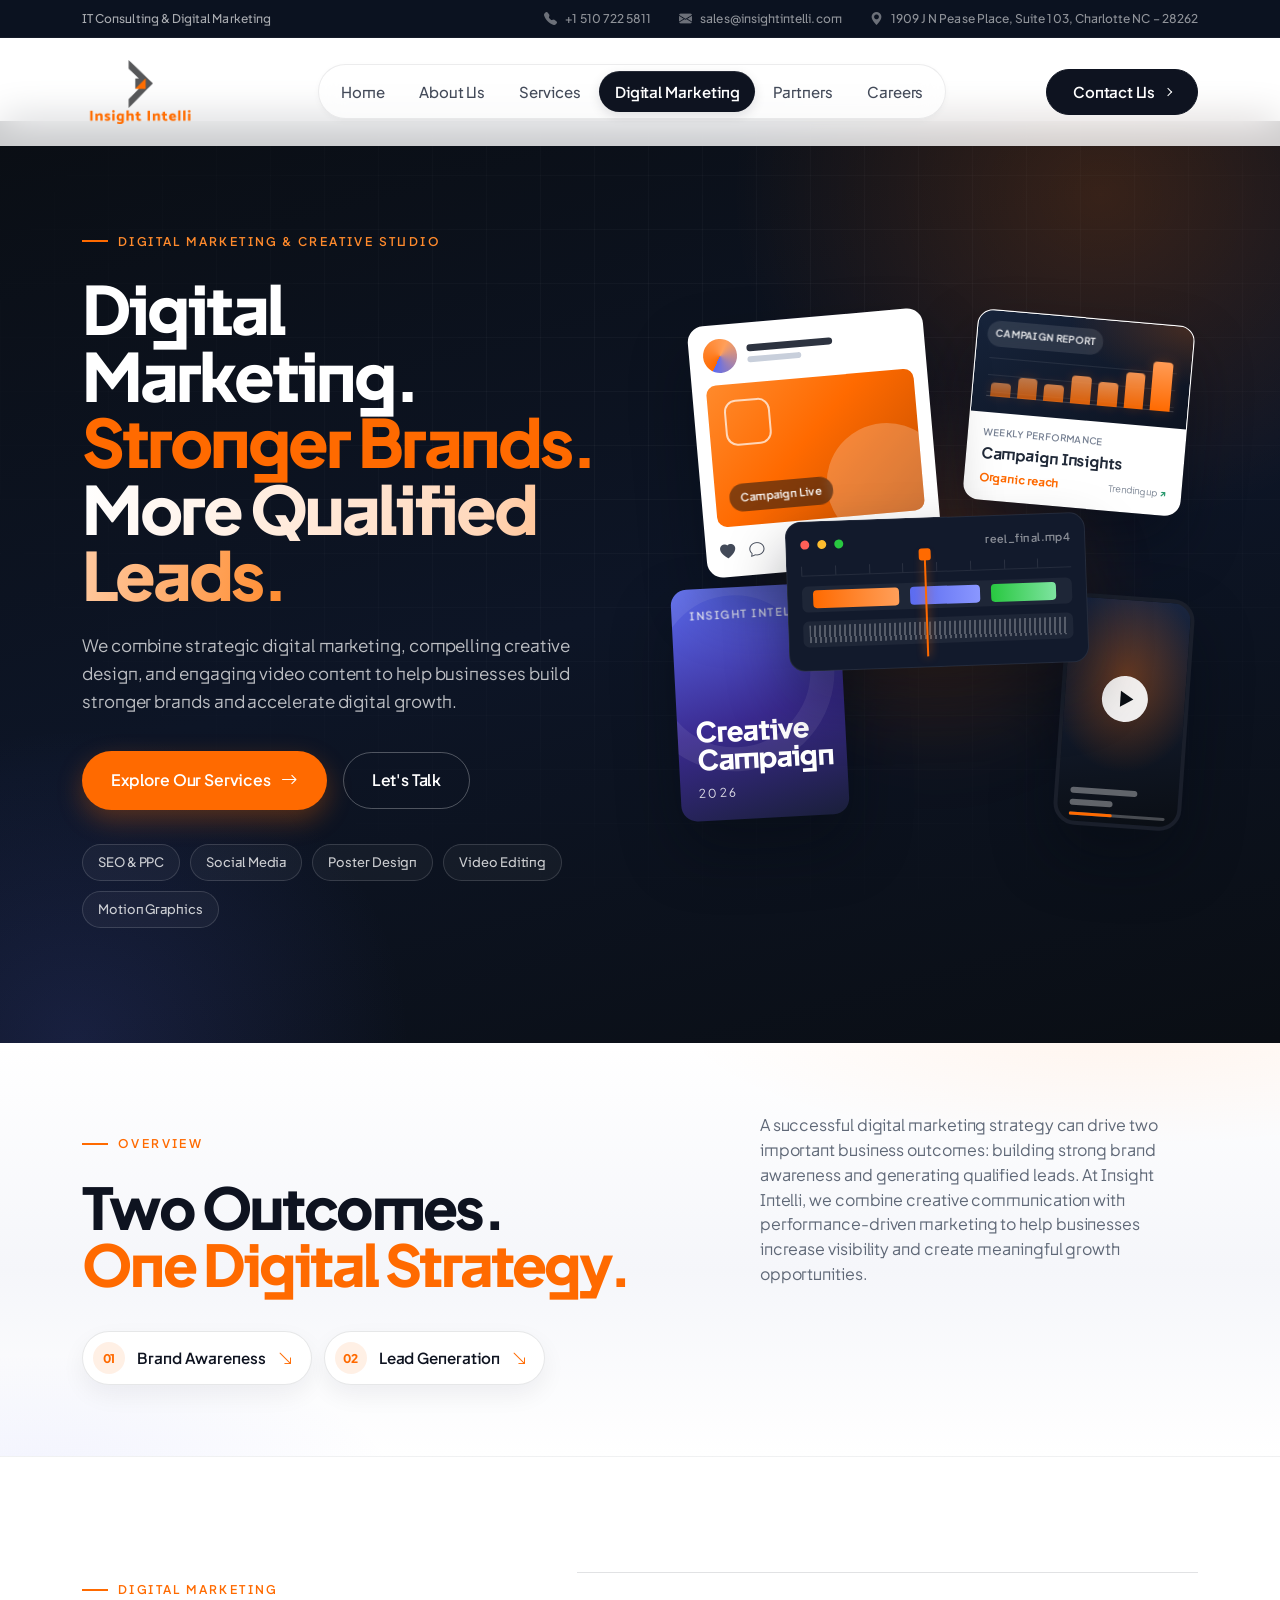
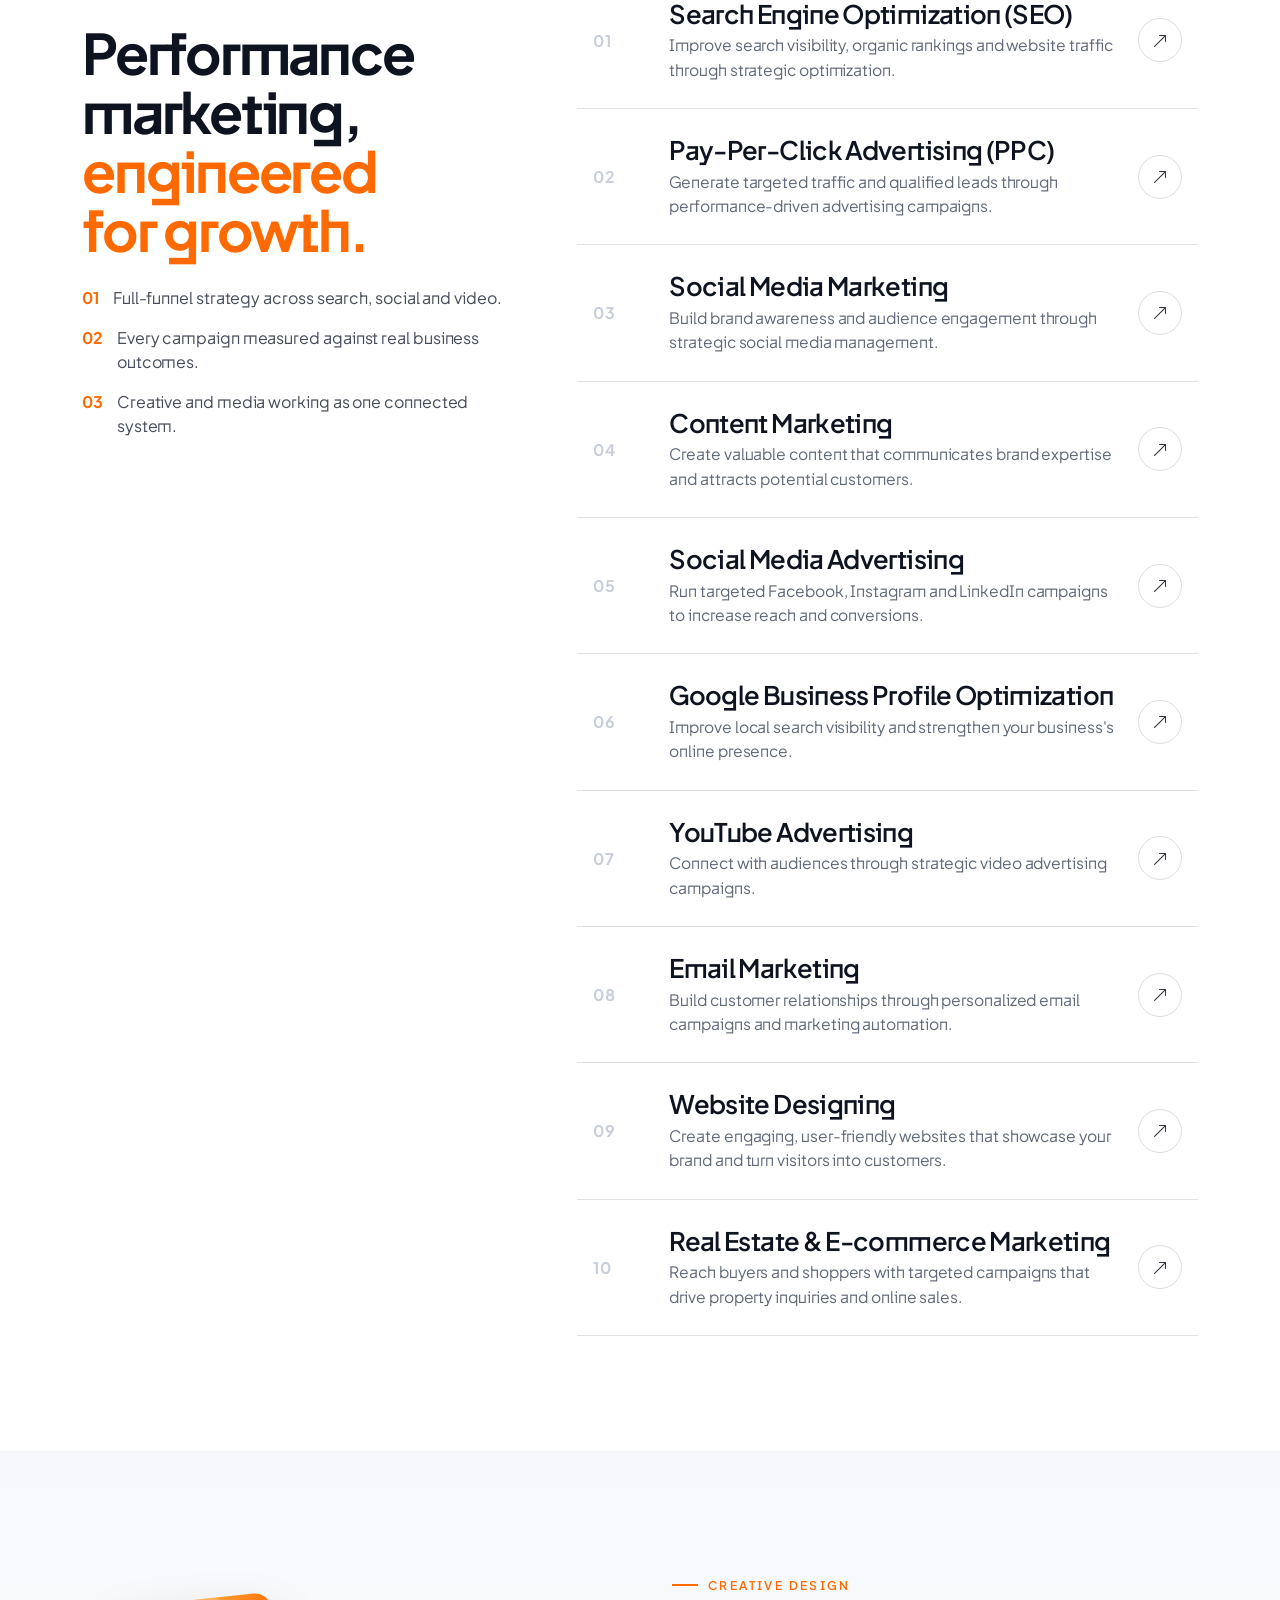
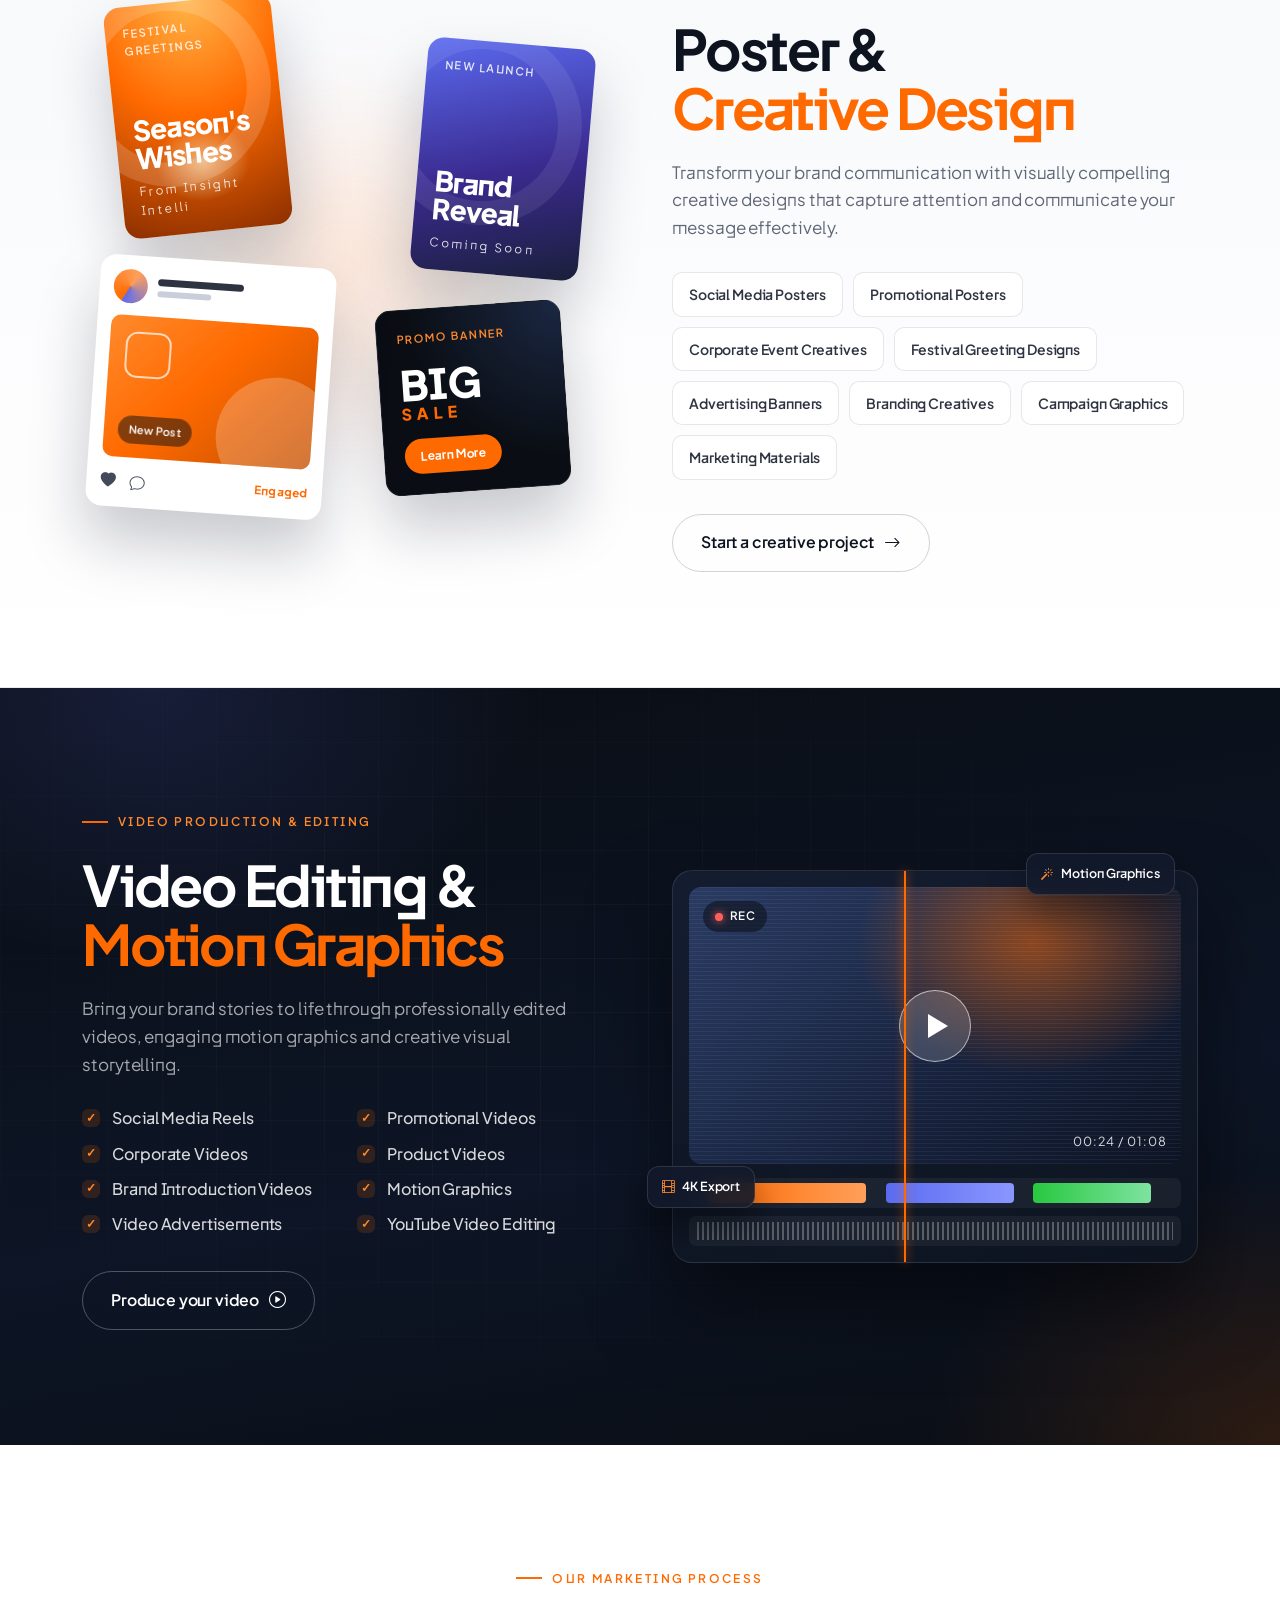
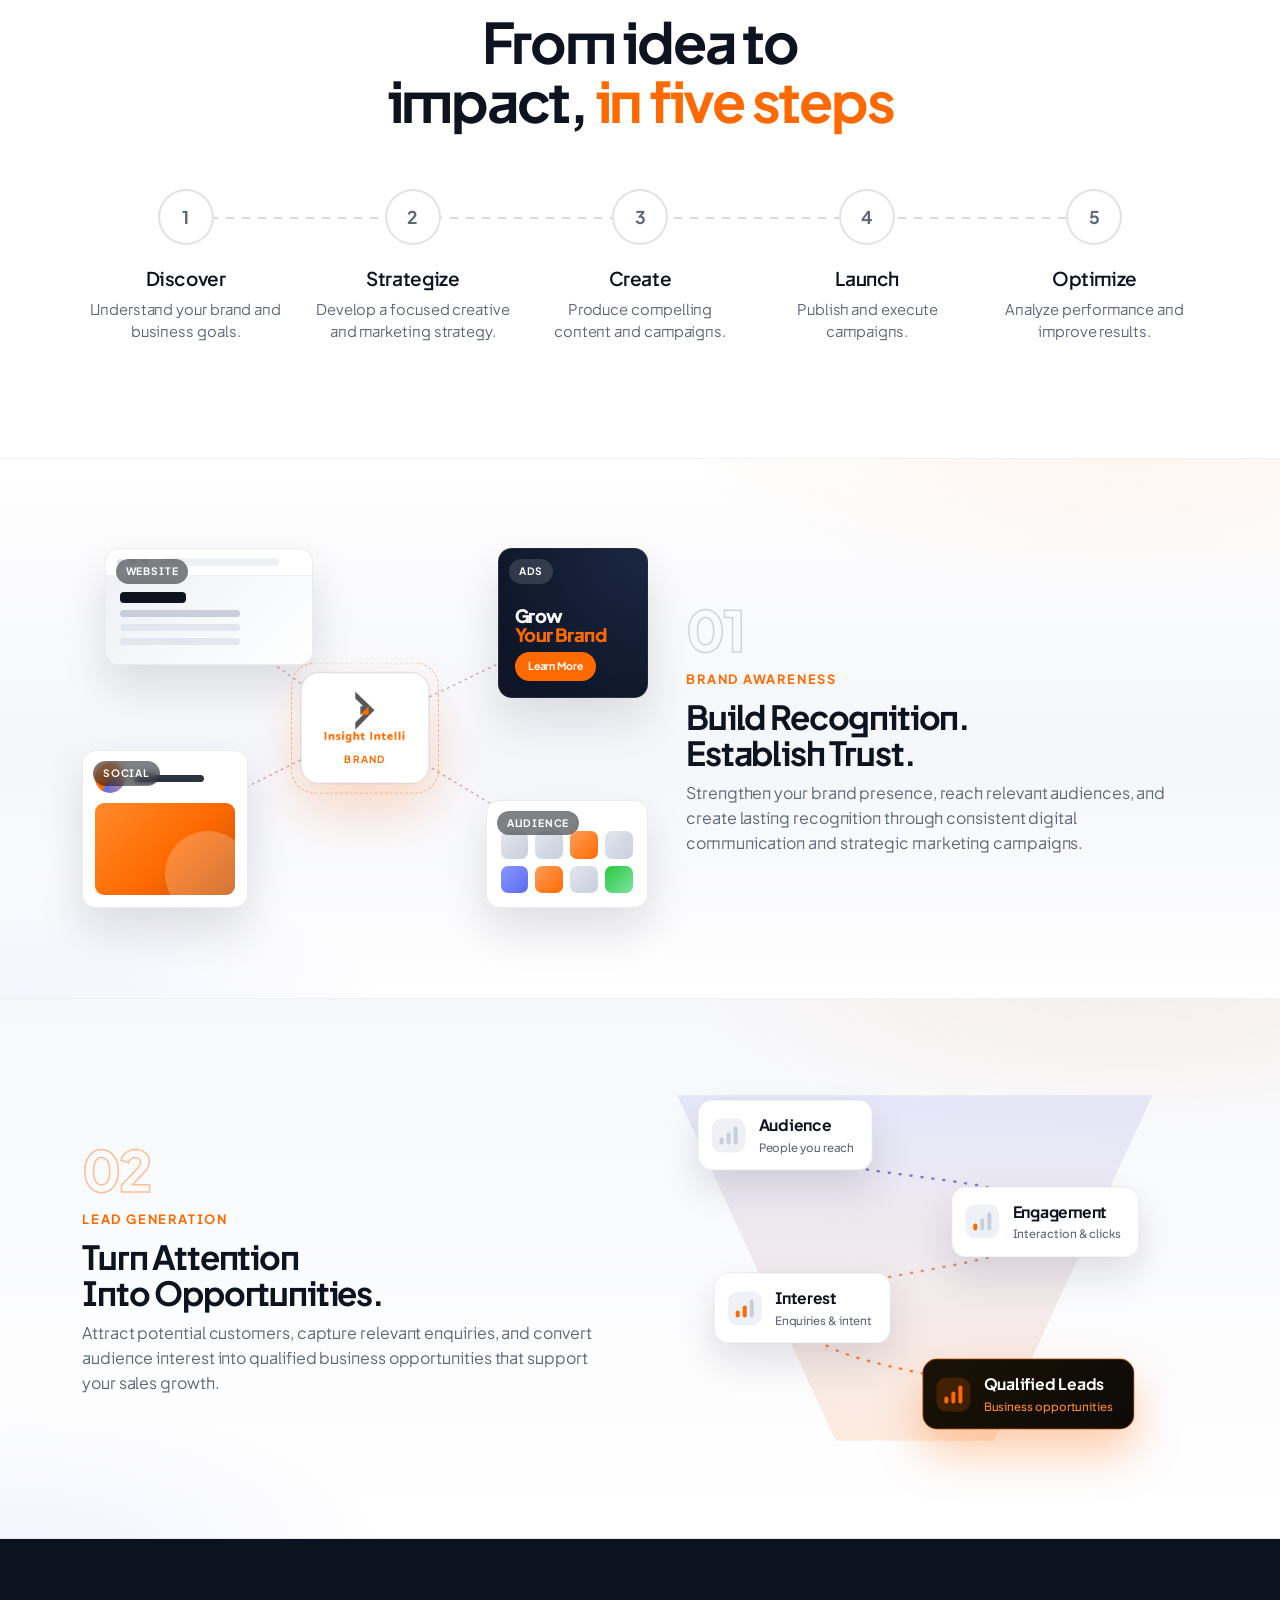
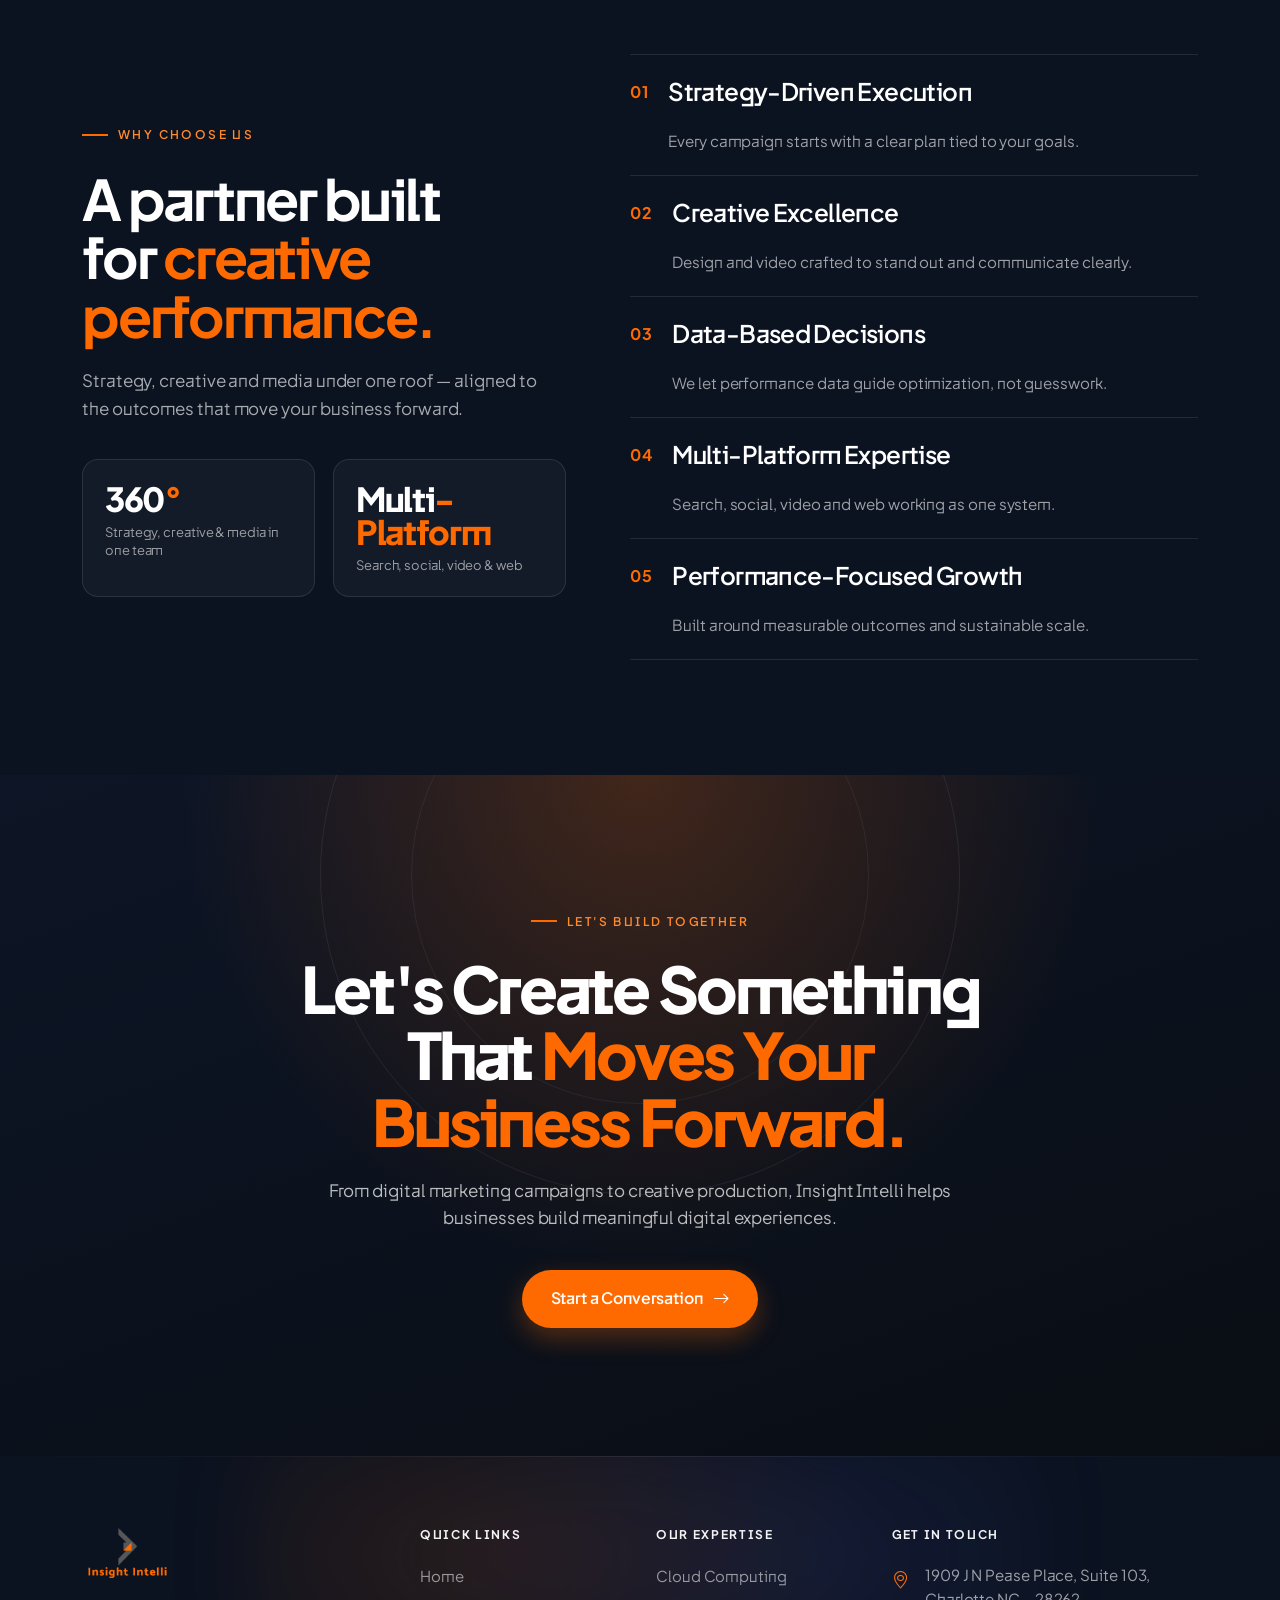
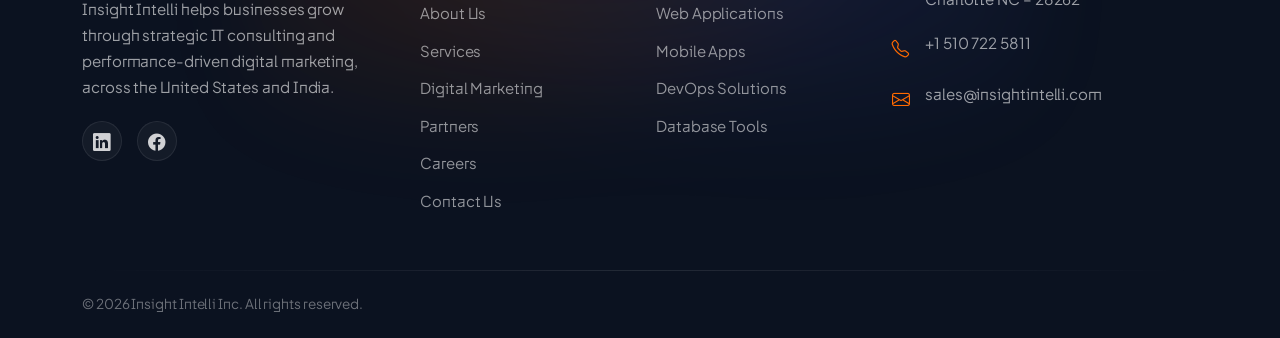
<file: services/digital-marketing.html>
<!doctype html>
<html lang="en">

<head>
  <meta charset="UTF-8" />
  <meta name="viewport" content="width=device-width, initial-scale=1.0" />
  <!-- SEO Meta Tags -->
  <title>Digital Marketing Services | SEO, PPC &amp; Social | Insight Intelli</title>
  <meta name="description"
    content="Insight Intelli's digital marketing services help businesses grow online visibility, attract customers, and generate measurable leads through SEO, PPC, social media, and content marketing." />
  <meta name="robots" content="index, follow, max-image-preview:large" />
  <link rel="canonical" href="https://insightintelli.com/services/digital-marketing.html" />

  <!-- Open Graph -->
  <meta property="og:type" content="website" />
  <meta property="og:title" content="Digital Marketing Services | SEO, PPC &amp; Social | Insight Intelli" />
  <meta property="og:description"
    content="Grow your digital presence and generate measurable results with SEO, PPC, social media marketing, content, and more from Insight Intelli." />
  <meta property="og:image" content="https://insightintelli.com/images/logo.png" />
  <meta property="og:image:alt" content="Insight Intelli logo" />
  <meta property="og:url" content="https://insightintelli.com/services/digital-marketing.html" />
  <meta property="og:site_name" content="Insight Intelli" />
  <meta property="og:locale" content="en_US" />

  <!-- Twitter Card -->
  <meta name="twitter:card" content="summary_large_image" />
  <meta name="twitter:title" content="Digital Marketing Services | SEO, PPC &amp; Social | Insight Intelli" />
  <meta name="twitter:description"
    content="Grow your digital presence and generate measurable results with SEO, PPC, social media marketing, content, and more from Insight Intelli." />
  <meta name="twitter:image" content="https://insightintelli.com/images/logo.png" />
  <meta name="twitter:image:alt" content="Insight Intelli logo" />

  <!-- Additional SEO -->
  <meta name="author" content="Insight Intelli" />
  <meta name="theme-color" content="#ff6a00" />
  <meta name="keywords"
    content="digital marketing, SEO, PPC advertising, social media marketing, content marketing, Google Business Profile, YouTube advertising, email marketing, lead generation, Insight Intelli" />

  <link rel="preconnect" href="https://fonts.googleapis.com" />
  <link rel="preconnect" href="https://fonts.gstatic.com" crossorigin />
  <link
    href="https://fonts.googleapis.com/css2?family=Plus+Jakarta+Sans:wght@400;500;600;700;800&family=Manrope:wght@400;500;600;700;800&display=swap"
    rel="stylesheet" />
  <link rel="stylesheet" href="https://cdn.jsdelivr.net/npm/bootstrap@5.3.0/dist/css/bootstrap.min.css" />
  <link rel="stylesheet" href="https://cdn.jsdelivr.net/npm/bootstrap-icons@1.11.1/font/bootstrap-icons.css" />
  <link rel="stylesheet" href="../style.css" />
  <link rel="stylesheet" href="../digital-marketing.css" />
  <link rel="icon" href="../images/logo.png" type="image/png" />

  <!-- Schema.org Structured Data -->
  <script type="application/ld+json">
      {
        "@context": "https://schema.org",
        "@type": "Service",
        "serviceType": "Digital Marketing",
        "provider": {
          "@type": "Organization",
          "name": "Insight Intelli",
          "url": "https://insightintelli.com",
          "logo": "https://insightintelli.com/images/logo.png",
          "contactPoint": {
            "@type": "ContactPoint",
            "telephone": "+1-510-722-5811",
            "contactType": "customer service",
            "email": "sales@insightintelli.com"
          }
        },
        "areaServed": ["United States", "India"],
        "description": "SEO, PPC, social media marketing, content marketing, and performance-driven digital campaigns that grow online visibility and generate measurable leads."
      }
    </script>
</head>

<body>
  <a href="#main-content" class="skip-to-content">Skip to main content</a>

  <header class="header" role="banner">
    <!-- TOP INFO BAR -->
    <div class="top-bar">
      <div class="container">
        <div class="top-bar-left">
          IT Consulting &amp; Digital Marketing
        </div>
        <div class="top-bar-right d-none d-md-flex">
          <a href="tel:+15107225811" class="top-bar-link">
            <i class="bi bi-telephone-fill"></i>
            +1 510 722 5811
          </a>
          <a href="mailto:sales@insightintelli.com" class="top-bar-link">
            <i class="bi bi-envelope-fill"></i>
            sales@insightintelli.com
          </a>
          <div class="top-bar-link">
            <i class="bi bi-geo-alt-fill"></i>
            1909 J N Pease Place, Suite 103, Charlotte NC &ndash; 28262
          </div>
        </div>
      </div>
    </div>

    <!-- MAIN NAVBAR -->
    <nav class="navbar navbar-expand-lg modern-navbar">
      <div class="container">
        <a class="navbar-brand" href="../index.html">
          <img src="../images/logo.png" alt="Insight Intelli" />
        </a>

        <button class="navbar-toggler" type="button" data-bs-toggle="collapse" data-bs-target="#navbarNav"
          aria-controls="navbarNav" aria-expanded="false" aria-label="Toggle navigation">
          <span class="toggler-icon"></span>
          <span class="toggler-icon"></span>
          <span class="toggler-icon"></span>
        </button>

        <div class="collapse navbar-collapse" id="navbarNav">
          <ul class="navbar-nav mx-auto">
            <li class="nav-item">
              <a class="nav-link" href="../index.html">Home</a>
            </li>
            <li class="nav-item">
              <a class="nav-link" href="../about.html">About Us</a>
            </li>
            <li class="nav-item">
              <a class="nav-link" href="../services.html">Services</a>
            </li>
            <li class="nav-item">
              <a class="nav-link active" aria-current="page" href="digital-marketing.html">Digital Marketing</a>
            </li>
            <li class="nav-item">
              <a class="nav-link" href="../partners.html">Partners</a>
            </li>
            <li class="nav-item">
              <a class="nav-link" href="../careers.html">Careers</a>
            </li>
          </ul>
          <div class="d-none d-lg-block">
            <a href="../contact.html" class="nav-cta">Contact Us</a>
          </div>
          <!-- Mobile only CTA -->
          <div class="d-lg-none mt-3">
            <a href="../contact.html" class="nav-cta w-100 text-center">Contact Us</a>
          </div>
        </div>
      </div>
    </nav>
  </header>

  <main id="main-content" class="dmx">
    <!-- ========================= 1. HERO ========================= -->
    <section class="dmx-hero" aria-labelledby="dmx-hero-h">
      <span class="dmx-hero-tex" aria-hidden="true"></span>
      <div class="container">
        <div class="dmx-hero-grid">
          <div class="dmx-hero-copy">
            <p class="dmx-eyebrow dmx-eyebrow--light">Digital Marketing &amp; Creative Studio</p>
            <h1 class="dmx-hero-title" id="dmx-hero-h">
              Digital Marketing.<br />
              <span class="l2">Stronger Brands.</span><br />
              <span class="l3">More Qualified Leads.</span>
            </h1>
            <p class="dmx-hero-sub">
              We combine strategic digital marketing, compelling creative design,
              and engaging video content to help businesses build stronger brands
              and accelerate digital growth.
            </p>
            <div class="dmx-hero-actions">
              <a href="#dmx-services" class="dmx-btn dmx-btn--primary">
                Explore Our Services <i class="bi bi-arrow-right" aria-hidden="true"></i>
              </a>
              <a href="../contact.html" class="dmx-btn dmx-btn--ghost">Let's Talk</a>
            </div>
            <ul class="dmx-hero-tags" aria-label="Capabilities">
              <li>SEO &amp; PPC</li>
              <li>Social Media</li>
              <li>Poster Design</li>
              <li>Video Editing</li>
              <li>Motion Graphics</li>
            </ul>
          </div>

          <div class="dmx-hero-stage" aria-hidden="true">
            <span class="dmx-hero-glow"></span>

            <figure class="mk mk-post mk-float dmx-stage-post">
              <div class="mk-post-head">
                <span class="mk-ava"></span>
                <span class="mk-handle"><b></b><i></i></span>
              </div>
              <div class="mk-post-media">
                <span class="mk-tag">Campaign Live</span>
              </div>
              <div class="mk-post-foot">
                <i class="bi bi-heart-fill"></i>
                <i class="bi bi-chat"></i>
                <span class="mk-spark">+248% reach</span>
              </div>
            </figure>

            <figure class="mk mk-insights mk-float mk-float--2 dmx-stage-insights">
              <div class="mk-insights-chart" aria-hidden="true">
                <span class="mk-insights-badge">Campaign report</span>
                <span class="mk-insights-bars"><i></i><i></i><i></i><i></i><i></i><i></i><i></i></span>
              </div>
              <figcaption class="mk-insights-info">
                <span class="mk-insights-type">Weekly performance</span>
                <strong class="mk-insights-name">Campaign Insights</strong>
                <span class="mk-insights-summary"><b>Organic reach</b><i>Trending up <span
                      aria-hidden="true">↗</span></i></span>
              </figcaption>
            </figure>

            <figure class="mk mk-poster mk-float mk-float--3 dmx-stage-poster">
              <span class="mk-poster-top">Insight Intelli</span>
              <strong class="mk-poster-title">Creative<br />Campaign</strong>
              <span class="mk-poster-date">2026</span>
            </figure>

            <figure class="mk mk-reel mk-float mk-float--2 dmx-stage-reel">
              <span class="mk-reel-play"></span>
              <span class="mk-reel-bars"><span></span><span></span></span>
              <span class="mk-reel-progress"></span>
            </figure>

            <figure class="mk mk-timeline mk-float dmx-stage-timeline">
              <div class="mk-tl-top">
                <span class="mk-tl-dot"></span>
                <span class="mk-tl-dot"></span>
                <span class="mk-tl-dot"></span>
                <span class="mk-tl-label">reel_final.mp4</span>
              </div>
              <div class="mk-tl-ruler">
                <span></span><span></span><span></span><span></span>
                <span></span><span></span><span></span><span></span>
              </div>
              <div class="mk-tl-track">
                <span class="mk-clip mk-clip--a"></span>
                <span class="mk-clip mk-clip--b"></span>
                <span class="mk-clip mk-clip--c"></span>
              </div>
              <div class="mk-tl-track"><span class="mk-wave"></span></div>
              <div class="mk-tl-playhead"></div>
            </figure>
          </div>
        </div>
      </div>
    </section>

    <!-- ================ 2. OVERVIEW ================ -->
    <section class="dmx-strategy dmx-overview" id="dmx-overview" aria-labelledby="dmx-strat-h">
      <span class="dmx-strategy-tex" aria-hidden="true"></span>
      <div class="container">
        <div class="dmx-strategy-head">
          <div class="dm-reveal">
            <p class="dmx-eyebrow">Overview</p>
            <h2 class="dmx-strategy-title" id="dmx-strat-h">
              Two Outcomes.<br /><span>One Digital Strategy.</span>
            </h2>
          </div>
          <p class="dmx-strategy-intro dm-reveal" data-delay="1">
            A successful digital marketing strategy can drive two important
            business outcomes: building strong brand awareness and generating
            qualified leads. At Insight Intelli, we combine creative
            communication with performance-driven marketing to help businesses
            increase visibility and create meaningful growth opportunities.
          </p>
        </div>
        <ul class="dmx-overview-links dm-reveal" data-delay="2" aria-label="Outcomes">
          <li><a href="#dmx-brand-awareness"><b>01</b> Brand Awareness <i class="bi bi-arrow-down-right" aria-hidden="true"></i></a></li>
          <li><a href="#dmx-lead-generation"><b>02</b> Lead Generation <i class="bi bi-arrow-down-right" aria-hidden="true"></i></a></li>
        </ul>
      </div>
    </section>

    <!-- ================ 3. DIGITAL MARKETING SERVICES ================ -->
    <section class="dmx-dms" id="dmx-services" aria-labelledby="dmx-dms-h">
      <div class="container">
        <div class="dmx-dms-grid">
          <aside class="dmx-dms-aside dm-reveal">
            <p class="dmx-eyebrow">Digital Marketing</p>
            <h2 class="dmx-h2" id="dmx-dms-h">
              Performance marketing, <em>engineered for growth.</em>
            </h2>
            <div class="dmx-dms-note">
              <div class="dmx-dms-note-item">
                <b>01</b><span>Full-funnel strategy across search, social and video.</span>
              </div>
              <div class="dmx-dms-note-item">
                <b>02</b><span>Every campaign measured against real business outcomes.</span>
              </div>
              <div class="dmx-dms-note-item">
                <b>03</b><span>Creative and media working as one connected system.</span>
              </div>
            </div>
          </aside>

          <ol class="dmx-list">
            <li class="dmx-row dm-reveal">
              <span class="dmx-row-num">01</span>
              <div class="dmx-row-main">
                <h3 class="dmx-row-title">Search Engine Optimization (SEO)</h3>
                <p class="dmx-row-desc">Improve search visibility, organic rankings and website traffic through
                  strategic optimization.</p>
              </div>
              <span class="dmx-row-arrow"><i class="bi bi-arrow-up-right" aria-hidden="true"></i></span>
            </li>
            <li class="dmx-row dm-reveal">
              <span class="dmx-row-num">02</span>
              <div class="dmx-row-main">
                <h3 class="dmx-row-title">Pay-Per-Click Advertising (PPC)</h3>
                <p class="dmx-row-desc">Generate targeted traffic and qualified leads through performance-driven
                  advertising campaigns.</p>
              </div>
              <span class="dmx-row-arrow"><i class="bi bi-arrow-up-right" aria-hidden="true"></i></span>
            </li>
            <li class="dmx-row dm-reveal">
              <span class="dmx-row-num">03</span>
              <div class="dmx-row-main">
                <h3 class="dmx-row-title">Social Media Marketing</h3>
                <p class="dmx-row-desc">Build brand awareness and audience engagement through strategic social media
                  management.</p>
              </div>
              <span class="dmx-row-arrow"><i class="bi bi-arrow-up-right" aria-hidden="true"></i></span>
            </li>
            <li class="dmx-row dm-reveal">
              <span class="dmx-row-num">04</span>
              <div class="dmx-row-main">
                <h3 class="dmx-row-title">Content Marketing</h3>
                <p class="dmx-row-desc">Create valuable content that communicates brand expertise and attracts potential
                  customers.</p>
              </div>
              <span class="dmx-row-arrow"><i class="bi bi-arrow-up-right" aria-hidden="true"></i></span>
            </li>
            <li class="dmx-row dm-reveal">
              <span class="dmx-row-num">05</span>
              <div class="dmx-row-main">
                <h3 class="dmx-row-title">Social Media Advertising</h3>
                <p class="dmx-row-desc">Run targeted Facebook, Instagram and LinkedIn campaigns to increase reach and
                  conversions.</p>
              </div>
              <span class="dmx-row-arrow"><i class="bi bi-arrow-up-right" aria-hidden="true"></i></span>
            </li>
            <li class="dmx-row dm-reveal">
              <span class="dmx-row-num">06</span>
              <div class="dmx-row-main">
                <h3 class="dmx-row-title">Google Business Profile Optimization</h3>
                <p class="dmx-row-desc">Improve local search visibility and strengthen your business's online presence.
                </p>
              </div>
              <span class="dmx-row-arrow"><i class="bi bi-arrow-up-right" aria-hidden="true"></i></span>
            </li>
            <li class="dmx-row dm-reveal">
              <span class="dmx-row-num">07</span>
              <div class="dmx-row-main">
                <h3 class="dmx-row-title">YouTube Advertising</h3>
                <p class="dmx-row-desc">Connect with audiences through strategic video advertising campaigns.</p>
              </div>
              <span class="dmx-row-arrow"><i class="bi bi-arrow-up-right" aria-hidden="true"></i></span>
            </li>
            <li class="dmx-row dm-reveal">
              <span class="dmx-row-num">08</span>
              <div class="dmx-row-main">
                <h3 class="dmx-row-title">Email Marketing</h3>
                <p class="dmx-row-desc">Build customer relationships through personalized email campaigns and marketing
                  automation.</p>
              </div>
              <span class="dmx-row-arrow"><i class="bi bi-arrow-up-right" aria-hidden="true"></i></span>
            </li>
            <li class="dmx-row dm-reveal">
              <span class="dmx-row-num">09</span>
              <div class="dmx-row-main">
                <h3 class="dmx-row-title">Website Designing</h3>
                <p class="dmx-row-desc">Create engaging, user-friendly websites that showcase your brand and turn
                  visitors into customers.</p>
              </div>
              <span class="dmx-row-arrow"><i class="bi bi-arrow-up-right" aria-hidden="true"></i></span>
            </li>
            <li class="dmx-row dm-reveal">
              <span class="dmx-row-num">10</span>
              <div class="dmx-row-main">
                <h3 class="dmx-row-title">Real Estate &amp; E-commerce Marketing</h3>
                <p class="dmx-row-desc">Reach buyers and shoppers with targeted campaigns that drive property inquiries
                  and online sales.</p>
              </div>
              <span class="dmx-row-arrow"><i class="bi bi-arrow-up-right" aria-hidden="true"></i></span>
            </li>
          </ol>
        </div>
      </div>
    </section>

    <!-- ---------------- 3a. Creative Design (part of Services) ---------------- -->
    <section class="dmx-creative" id="dmx-creative" aria-labelledby="dmx-creative-h">
      <div class="container">
        <div class="dmx-split">
          <div class="dmx-split-visual dm-reveal">
            <div class="dmx-collage">
              <span class="dmx-collage-glow"></span>

              <figure class="mk mk-poster mk-fest mk-float dmx-collage-fest">
                <span class="mk-poster-glow"></span>
                <span class="mk-poster-top">Festival Greetings</span>
                <strong class="mk-poster-title">Season's<br />Wishes</strong>
                <span class="mk-poster-date">From Insight Intelli</span>
              </figure>

              <figure class="mk mk-poster mk-float mk-float--3 dmx-collage-poster">
                <span class="mk-poster-top">New Launch</span>
                <strong class="mk-poster-title">Brand<br />Reveal</strong>
                <span class="mk-poster-date">Coming Soon</span>
              </figure>

              <figure class="mk mk-post mk-float mk-float--2 dmx-collage-post">
                <div class="mk-post-head">
                  <span class="mk-ava"></span>
                  <span class="mk-handle"><b></b><i></i></span>
                </div>
                <div class="mk-post-media">
                  <span class="mk-tag">New Post</span>
                </div>
                <div class="mk-post-foot">
                  <i class="bi bi-heart-fill"></i>
                  <i class="bi bi-chat"></i>
                  <span class="mk-spark">Engaged</span>
                </div>
              </figure>

              <figure class="mk mk-ad mk-float dmx-collage-ad">
                <span class="mk-ad-kicker">Promo Banner</span>
                <strong class="mk-ad-head">BIG<span>SALE</span></strong>
                <span class="mk-ad-btn">Learn More</span>
              </figure>
            </div>
          </div>

          <div class="dmx-split-content dm-reveal" data-delay="1">
            <p class="dmx-eyebrow">Creative Design</p>
            <h2 class="dmx-h2" id="dmx-creative-h">Poster &amp; <em>Creative Design</em></h2>
            <p class="dmx-lead">
              Transform your brand communication with visually compelling creative
              designs that capture attention and communicate your message
              effectively.
            </p>
            <ul class="dmx-chiplist">
              <li>Social Media Posters</li>
              <li>Promotional Posters</li>
              <li>Corporate Event Creatives</li>
              <li>Festival Greeting Designs</li>
              <li>Advertising Banners</li>
              <li>Branding Creatives</li>
              <li>Campaign Graphics</li>
              <li>Marketing Materials</li>
            </ul>
            <a href="../contact.html" class="dmx-btn dmx-btn--ghost-dark">
              Start a creative project <i class="bi bi-arrow-right" aria-hidden="true"></i>
            </a>
          </div>
        </div>
      </div>
    </section>

    <!-- ---------------- 3b. Video Production & Editing (part of Services) ---------------- -->
    <section class="dmx-video" id="dmx-video" aria-labelledby="dmx-video-h">
      <span class="dmx-video-tex" aria-hidden="true"></span>
      <div class="container">
        <div class="dmx-split">
          <div class="dmx-split-content dm-reveal">
            <p class="dmx-eyebrow dmx-eyebrow--light">Video Production &amp; Editing</p>
            <h2 class="dmx-h2 dmx-h2--light" id="dmx-video-h">Video Editing &amp; <em>Motion Graphics</em></h2>
            <p class="dmx-lead dmx-lead--light">
              Bring your brand stories to life through professionally edited videos,
              engaging motion graphics and creative visual storytelling.
            </p>
            <ul class="dmx-check dmx-check--dark">
              <li>Social Media Reels</li>
              <li>Promotional Videos</li>
              <li>Corporate Videos</li>
              <li>Product Videos</li>
              <li>Brand Introduction Videos</li>
              <li>Motion Graphics</li>
              <li>Video Advertisements</li>
              <li>YouTube Video Editing</li>
            </ul>
            <a href="../contact.html" class="dmx-btn dmx-btn--ghost">
              Produce your video <i class="bi bi-play-circle" aria-hidden="true"></i>
            </a>
          </div>

          <div class="dmx-split-visual dm-reveal" data-delay="1">
            <div class="dmx-editor">
              <div class="dmx-motion-chip dmx-chip-1">
                <i class="bi bi-magic" aria-hidden="true"></i> Motion Graphics
              </div>
              <div class="dmx-motion-chip dmx-chip-2">
                <i class="bi bi-film" aria-hidden="true"></i> 4K Export
              </div>
              <div class="dmx-editor-screen">
                <span class="dmx-editor-badge"><span class="rec"></span> REC</span>
                <span class="dmx-editor-play"></span>
                <span class="dmx-editor-time">00:24 / 01:08</span>
              </div>
              <div class="dmx-editor-tl">
                <div class="dmx-editor-rail">
                  <span class="mk-clip mk-clip--a"></span>
                  <span class="mk-clip mk-clip--b"></span>
                  <span class="mk-clip mk-clip--c"></span>
                </div>
                <div class="dmx-editor-rail"><span class="mk-wave"></span></div>
                <div class="dmx-editor-ph"></div>
              </div>
            </div>
          </div>
        </div>
      </div>
    </section>

    <!-- ================ 4. MARKETING PROCESS ================ -->
    <section class="dmx-process" id="dmx-process" aria-labelledby="dmx-process-h">
      <div class="container">
        <div class="dmx-process-head dm-reveal">
          <p class="dmx-eyebrow">Our Marketing Process</p>
          <h2 class="dmx-h2" id="dmx-process-h">From idea to impact, <em>in five steps</em></h2>
        </div>
        <div class="dmx-steps">
          <div class="dmx-step dm-reveal">
            <div class="dmx-step-node">1</div>
            <h3 class="dmx-step-title">Discover</h3>
            <p class="dmx-step-desc">Understand your brand and business goals.</p>
          </div>
          <div class="dmx-step dm-reveal" data-delay="1">
            <div class="dmx-step-node">2</div>
            <h3 class="dmx-step-title">Strategize</h3>
            <p class="dmx-step-desc">Develop a focused creative and marketing strategy.</p>
          </div>
          <div class="dmx-step dm-reveal" data-delay="2">
            <div class="dmx-step-node">3</div>
            <h3 class="dmx-step-title">Create</h3>
            <p class="dmx-step-desc">Produce compelling content and campaigns.</p>
          </div>
          <div class="dmx-step dm-reveal" data-delay="3">
            <div class="dmx-step-node">4</div>
            <h3 class="dmx-step-title">Launch</h3>
            <p class="dmx-step-desc">Publish and execute campaigns.</p>
          </div>
          <div class="dmx-step dm-reveal" data-delay="4">
            <div class="dmx-step-node">5</div>
            <h3 class="dmx-step-title">Optimize</h3>
            <p class="dmx-step-desc">Analyze performance and improve results.</p>
          </div>
        </div>
      </div>
    </section>

    <!-- ================ 5. BRAND AWARENESS ================ -->
    <section class="dmx-strategy dmx-outcome" id="dmx-brand-awareness" aria-labelledby="dmx-ba-h">
      <span class="dmx-strategy-tex" aria-hidden="true"></span>
      <div class="container">
        <div class="dmx-strategy-flow">
          <article class="dmx-strat-row dm-reveal">
            <div class="dmx-strat-visual">
              <div class="dmx-touch" aria-hidden="true">
                <svg class="dmx-touch-net" viewBox="0 0 100 100" preserveAspectRatio="none">
                  <defs>
                    <linearGradient id="tnGrad" x1="0" y1="0" x2="1" y2="1">
                      <stop offset="0" stop-color="#ff6a00" stop-opacity="0.7" />
                      <stop offset="1" stop-color="#5b6bf0" stop-opacity="0.3" />
                    </linearGradient>
                  </defs>
                  <path d="M50,50 L20,17" />
                  <path d="M50,50 L13,79" />
                  <path d="M50,50 L87,22" />
                  <path d="M50,50 L86,84" />
                </svg>

                <div class="dmx-touch-core">
                  <img src="../images/logo.png" alt="" />
                  <b>Brand</b>
                </div>

                <div class="dmx-tp dmx-tp-web">
                  <span class="dmx-tp-label">Website</span>
                  <div class="tp-web-bar"><span></span><span></span><span></span><b></b></div>
                  <div class="tp-web-body"></div>
                </div>

                <div class="dmx-tp dmx-tp-social">
                  <span class="dmx-tp-label">Social</span>
                  <div class="tp-soc-head"><span class="tp-soc-ava"></span><b></b></div>
                  <div class="tp-soc-media"></div>
                </div>

                <div class="dmx-tp dmx-tp-ad">
                  <span class="dmx-tp-label">Ads</span>
                  <div class="tp-ad-head">Grow<br /><span>Your Brand</span></div>
                  <span class="tp-ad-btn">Learn More</span>
                </div>

                <div class="dmx-tp dmx-tp-aud">
                  <span class="dmx-tp-label">Audience</span>
                  <div class="tp-aud-grid">
                    <span></span><span></span><span></span><span></span>
                    <span></span><span></span><span></span><span></span>
                  </div>
                </div>
              </div>
            </div>

            <div class="dmx-strat-text">
              <span class="dmx-strat-no">01</span>
              <span class="dmx-strat-kicker">Brand Awareness</span>
              <h2 class="dmx-strat-h3" id="dmx-ba-h">Build Recognition.<br />Establish Trust.</h2>
              <p class="dmx-strat-desc">
                Strengthen your brand presence, reach relevant audiences, and
                create lasting recognition through consistent digital
                communication and strategic marketing campaigns.
              </p>
            </div>
          </article>
        </div>
      </div>
    </section>

    <!-- ================ 6. LEAD GENERATION ================ -->
    <section class="dmx-strategy dmx-outcome dmx-outcome--alt" id="dmx-lead-generation" aria-labelledby="dmx-lg-h">
      <span class="dmx-strategy-tex" aria-hidden="true"></span>
      <div class="container">
        <div class="dmx-strategy-flow">
          <article class="dmx-strat-row dmx-strat-row--rev dm-reveal">
            <div class="dmx-strat-visual">
              <div class="dmx-pipe" aria-hidden="true">
                <svg class="dmx-pipe-svg" viewBox="0 0 100 100" preserveAspectRatio="none">
                  <defs>
                    <linearGradient id="pipeGrad" x1="0" y1="0" x2="0" y2="1">
                      <stop offset="0" stop-color="#5b6bf0" />
                      <stop offset="0.6" stop-color="#ff9f5a" />
                      <stop offset="1" stop-color="#ff6a00" />
                    </linearGradient>
                    <linearGradient id="funGrad" x1="0" y1="0" x2="0" y2="1">
                      <stop offset="0" stop-color="#5b6bf0" />
                      <stop offset="1" stop-color="#ff6a00" />
                    </linearGradient>
                  </defs>
                  <polygon class="funnel" points="8,2 92,2 64,98 36,98" />
                  <path class="flow" d="M26,13 C26,26 74,23 74,36 C74,52 30,50 30,63 C30,80 68,78 68,91" />
                </svg>

                <div class="dmx-pipe-node dmx-pipe-node--1">
                  <span class="dmx-pipe-motif"><i></i><i></i><i></i></span>
                  <span><b>Audience</b><small>People you reach</small></span>
                </div>
                <div class="dmx-pipe-node dmx-pipe-node--2">
                  <span class="dmx-pipe-motif"><i></i><i></i><i></i></span>
                  <span><b>Engagement</b><small>Interaction &amp; clicks</small></span>
                </div>
                <div class="dmx-pipe-node dmx-pipe-node--3">
                  <span class="dmx-pipe-motif"><i></i><i></i><i></i></span>
                  <span><b>Interest</b><small>Enquiries &amp; intent</small></span>
                </div>
                <div class="dmx-pipe-node dmx-pipe-node--lead">
                  <span class="dmx-pipe-motif"><i></i><i></i><i></i></span>
                  <span><b>Qualified Leads</b><small>Business opportunities</small></span>
                </div>
              </div>
            </div>

            <div class="dmx-strat-text">
              <span class="dmx-strat-no">02</span>
              <span class="dmx-strat-kicker">Lead Generation</span>
              <h2 class="dmx-strat-h3" id="dmx-lg-h">Turn Attention Into Opportunities.</h2>
              <p class="dmx-strat-desc">
                Attract potential customers, capture relevant enquiries, and
                convert audience interest into qualified business opportunities
                that support your sales growth.
              </p>
            </div>
          </article>
        </div>
      </div>
    </section>

    <!-- ================ 7. WHY CHOOSE US ================ -->
    <section class="dmx-why" id="dmx-why" aria-labelledby="dmx-why-h">
      <div class="container">
        <div class="dmx-why-grid">
          <div class="dm-reveal">
            <p class="dmx-eyebrow dmx-eyebrow--light">Why Choose Us</p>
            <h2 class="dmx-h2 dmx-h2--light" id="dmx-why-h">
              A partner built for <em>creative performance.</em>
            </h2>
            <p class="dmx-lead dmx-lead--light">
              Strategy, creative and media under one roof &mdash; aligned to the
              outcomes that move your business forward.
            </p>
            <div class="dmx-why-figure">
              <div class="dmx-why-stat">
                <b>360<span>&deg;</span></b>
                <small>Strategy, creative &amp; media in one team</small>
              </div>
              <div class="dmx-why-stat">
                <b>Multi<span>-Platform</span></b>
                <small>Search, social, video &amp; web</small>
              </div>
            </div>
          </div>

          <ol class="dmx-why-list dm-reveal" data-delay="1">
            <li class="dmx-why-item">
              <h3>Strategy-Driven Execution</h3>
              <p>Every campaign starts with a clear plan tied to your goals.</p>
            </li>
            <li class="dmx-why-item">
              <h3>Creative Excellence</h3>
              <p>Design and video crafted to stand out and communicate clearly.</p>
            </li>
            <li class="dmx-why-item">
              <h3>Data-Based Decisions</h3>
              <p>We let performance data guide optimization, not guesswork.</p>
            </li>
            <li class="dmx-why-item">
              <h3>Multi-Platform Expertise</h3>
              <p>Search, social, video and web working as one system.</p>
            </li>
            <li class="dmx-why-item">
              <h3>Performance-Focused Growth</h3>
              <p>Built around measurable outcomes and sustainable scale.</p>
            </li>
          </ol>
        </div>
      </div>
    </section>

    <!-- ================ 8. CONTACT CTA ================ -->
    <section class="dmx-cta" aria-labelledby="dmx-cta-h">
      <span class="dmx-cta-ring" aria-hidden="true"></span>
      <div class="container">
        <p class="dmx-eyebrow dmx-eyebrow--light">Let's Build Together</p>
        <h2 class="dmx-cta-title" id="dmx-cta-h">
          Let's Create Something That <em>Moves Your Business Forward.</em>
        </h2>
        <p class="dmx-cta-sub">
          From digital marketing campaigns to creative production, Insight Intelli
          helps businesses build meaningful digital experiences.
        </p>
        <a href="../contact.html" class="dmx-btn dmx-btn--primary">
          Start a Conversation <i class="bi bi-arrow-right" aria-hidden="true"></i>
        </a>
      </div>
    </section>
  </main>

  <footer class="site-footer" role="contentinfo">
    <div class="container">
      <div class="footer-grid">
        <div class="footer-column">
          <a href="../index.html" class="footer-logo" aria-label="Insight Intelli Home">
            <img src="../images/logo.png" alt="Insight Intelli" width="200" height="60" />
          </a>
          <p class="footer-brand-text">
            Insight Intelli helps businesses grow through strategic IT
            consulting and performance-driven digital marketing, across the
            United States and India.
          </p>
          <div class="footer-social">
            <a href="https://www.linkedin.com/company/insightintelli-inc./" target="_blank" rel="noopener"
              aria-label="LinkedIn"><i class="bi bi-linkedin"></i></a>
            <a href="https://www.facebook.com/insightintelli/" target="_blank" rel="noopener" aria-label="Facebook"><i
                class="bi bi-facebook"></i></a>
          </div>
        </div>

        <div class="footer-column">
          <h3 class="footer-heading">Quick Links</h3>
          <ul class="footer-links">
            <li><a href="../index.html">Home</a></li>
            <li><a href="../about.html">About Us</a></li>
            <li><a href="../services.html">Services</a></li>
            <li><a href="digital-marketing.html">Digital Marketing</a></li>
            <li><a href="../partners.html">Partners</a></li>
            <li><a href="../careers.html">Careers</a></li>
            <li><a href="../contact.html">Contact Us</a></li>
          </ul>
        </div>

        <div class="footer-column">
          <h3 class="footer-heading">Our Expertise</h3>
          <ul class="footer-links expertise-links">
            <li><a href="../about.html#expertise">Cloud Computing</a></li>
            <li><a href="../about.html#expertise">Web Applications</a></li>
            <li><a href="../about.html#expertise">Mobile Apps</a></li>
            <li><a href="../about.html#expertise">DevOps Solutions</a></li>
            <li><a href="../about.html#expertise">Database Tools</a></li>
          </ul>
        </div>

        <div class="footer-column">
          <h3 class="footer-heading">Get in Touch</h3>
          <div class="footer-contact-info">
            <div class="footer-contact-item">
              <i class="bi bi-geo-alt" aria-hidden="true"></i>
              <span>1909 J N Pease Place, Suite 103, Charlotte NC &ndash; 28262</span>
            </div>
            <div class="footer-contact-item">
              <i class="bi bi-telephone" aria-hidden="true"></i>
              <a href="tel:+15107225811">+1 510 722 5811</a>
            </div>
            <div class="footer-contact-item">
              <i class="bi bi-envelope" aria-hidden="true"></i>
              <a href="mailto:sales@insightintelli.com">sales@insightintelli.com</a>
            </div>
          </div>
        </div>
      </div>

      <div class="footer-bottom">
        <div class="footer-separator"></div>
        <div class="footer-copyright-wrapper">
          <p>&copy; 2026 Insight Intelli Inc. All rights reserved.</p>
        </div>
      </div>
    </div>
  </footer>

  <button id="scrollToTop" class="scroll-to-top" aria-label="Scroll to top">
    <i class="bi bi-arrow-up" aria-hidden="true"></i>
  </button>

  <!-- Bootstrap JS -->
  <script src="https://cdn.jsdelivr.net/npm/bootstrap@5.3.0/dist/js/bootstrap.bundle.min.js"></script>
  <script>
    // ========== HEADER SCROLL EFFECT ==========
    const header = document.querySelector(".header");
    window.addEventListener(
      "scroll",
      function () {
        header.classList.toggle("scrolled", window.scrollY > 50);
      },
      { passive: true },
    );

    // ========== SCROLL REVEAL ==========
    const scrollObserver = new IntersectionObserver(
      function (entries) {
        entries.forEach(function (entry) {
          if (entry.isIntersecting) {
            entry.target.classList.add("scroll-animate");
            scrollObserver.unobserve(entry.target);
          }
        });
      },
      { threshold: 0.12, rootMargin: "0px 0px -60px 0px" },
    );
    document
      .querySelectorAll(".dm-reveal")
      .forEach(function (el) {
        scrollObserver.observe(el);
      });

    // ========== SMOOTH SCROLL FOR ANCHOR LINKS ==========
    document.querySelectorAll('a[href^="#"]').forEach(function (anchor) {
      anchor.addEventListener("click", function (e) {
        const href = this.getAttribute("href");
        if (href === "#") return;
        const target = document.querySelector(href);
        if (target) {
          e.preventDefault();
          target.scrollIntoView({ behavior: "smooth", block: "start" });
        }
      });
    });

    // ========== MOBILE MENU — auto-close on normal link click ==========
    document
      .querySelectorAll(".navbar-nav .nav-link")
      .forEach(function (link) {
        link.addEventListener("click", function () {
          const navbarCollapse = document.getElementById("navbarNav");
          if (navbarCollapse && navbarCollapse.classList.contains("show")) {
            new bootstrap.Collapse(navbarCollapse, { toggle: false }).hide();
          }
        });
      });

    // ========== SCROLL TO TOP ==========
    const scrollTopBtn = document.getElementById("scrollToTop");
    window.addEventListener(
      "scroll",
      function () {
        scrollTopBtn.classList.toggle("visible", window.scrollY > 400);
      },
      { passive: true },
    );
    scrollTopBtn.addEventListener("click", function () {
      window.scrollTo({ top: 0, behavior: "smooth" });
    });
  </script>
</body>

</html>
</file>
<file: style.css>
/* ============================================================
   INSIGHT INTELLI — Main Stylesheet
   Rewritten: March 2026 · Mobile-first · Design Tokens
   ============================================================ */

/* ========== 1. DESIGN TOKENS ========== */

:root {
  /* Brand colors — refined warm signature with deeper extremes */
  --color-brand: #ff6a00;
  --color-brand-light: #ff8a2c;
  --color-brand-dark: #c44f00;
  --color-brand-deep: #7a2e00;
  --color-brand-alpha-10: rgba(255, 106, 0, 0.1);
  --color-brand-alpha-15: rgba(255, 106, 0, 0.15);
  --color-brand-alpha-20: rgba(255, 106, 0, 0.2);
  --color-brand-alpha-30: rgba(255, 106, 0, 0.3);
  --color-brand-alpha-50: rgba(255, 106, 0, 0.5);

  /* Accent (used sparingly for "AI" depth) */
  --color-accent: #5b6bf0;
  --color-accent-soft: rgba(91, 107, 240, 0.08);

  /* Neutral palette — cooler, more refined Tailwind-grade slate */
  --color-white: #ffffff;
  --color-black: #0a0e14;
  --color-ink: #0b1220;
  --color-gray-50: #f7f8fb;
  --color-gray-100: #eef1f6;
  --color-gray-200: #e2e6ee;
  --color-gray-300: #c8cfdb;
  --color-gray-400: #8a93a6;
  --color-gray-500: #5f6877;
  --color-gray-600: #434a59;
  --color-gray-700: #2d3340;
  --color-gray-800: #1a1f2b;
  --color-gray-900: #0e1320;

  /* Hero dark */
  --color-hero-bg: #0a0e14;
  --color-hero-mid: #14233f;

  /* Typography — premium humanist sans stack */
  --font-family:
    "Plus Jakarta Sans", "Manrope", "Inter", -apple-system, BlinkMacSystemFont,
    "Segoe UI", Roboto, "Helvetica Neue", Arial, sans-serif;
  --font-family-display:
    "Plus Jakarta Sans", "Manrope", "Inter", -apple-system, BlinkMacSystemFont,
    "Segoe UI", Roboto, sans-serif;

  /* Type scale — tighter, more deliberate */
  --font-size-xs: 0.75rem;
  --font-size-sm: 0.875rem;
  --font-size-base: 1rem;
  --font-size-md: 1.0625rem;
  --font-size-lg: 1.1875rem;
  --font-size-xl: 1.375rem;
  --font-size-2xl: 1.625rem;
  --font-size-3xl: 2.25rem;
  --font-size-4xl: 3.5rem;
  --font-size-5xl: 4.5rem;

  /* Tracking */
  --tracking-tight: -0.02em;
  --tracking-tighter: -0.035em;
  --tracking-display: -0.04em;
  --tracking-wide: 0.08em;
  --tracking-eyebrow: 0.14em;

  /* Spacing scale */
  --space-xs: 4px;
  --space-sm: 8px;
  --space-md: 16px;
  --space-lg: 24px;
  --space-xl: 32px;
  --space-2xl: 48px;
  --space-3xl: 48px;
  --space-4xl: 64px;
  --space-5xl: 88px;

  /* Borders & Radius — slightly softer */
  --radius-sm: 8px;
  --radius-md: 14px;
  --radius-lg: 20px;
  --radius-xl: 28px;
  --radius-full: 999px;
  --border-light: 1px solid rgba(14, 19, 32, 0.06);
  --border-subtle: 1px solid rgba(14, 19, 32, 0.04);

  /* Shadow scale — layered, premium, low-saturation */
  --shadow-xs: 0 1px 2px rgba(14, 19, 32, 0.04);
  --shadow-sm: 0 2px 8px rgba(14, 19, 32, 0.04), 0 1px 2px rgba(14, 19, 32, 0.03);
  --shadow-md: 0 8px 24px rgba(14, 19, 32, 0.06), 0 2px 6px rgba(14, 19, 32, 0.04);
  --shadow-lg: 0 18px 48px rgba(14, 19, 32, 0.10), 0 4px 12px rgba(14, 19, 32, 0.05);
  --shadow-xl: 0 32px 80px rgba(14, 19, 32, 0.16), 0 8px 20px rgba(14, 19, 32, 0.06);
  --shadow-brand: 0 12px 28px rgba(255, 106, 0, 0.28), 0 4px 10px rgba(255, 106, 0, 0.18);
  --shadow-brand-lg: 0 20px 48px rgba(255, 106, 0, 0.32), 0 6px 14px rgba(255, 106, 0, 0.20);

  /* Glassmorphism */
  --glass-bg: rgba(255, 255, 255, 0.65);
  --glass-bg-dark: rgba(10, 14, 20, 0.55);
  --glass-border: rgba(255, 255, 255, 0.55);
  --glass-border-dark: rgba(255, 255, 255, 0.08);
  --glass-blur: blur(20px);
  --glass-blur-strong: blur(32px);
  --glass-shadow: 0 10px 32px rgba(14, 19, 32, 0.08);

  /* Gradients */
  --gradient-brand: linear-gradient(135deg, #ff6a00 0%, #ff8a2c 100%);
  --gradient-brand-deep: linear-gradient(135deg, #c44f00 0%, #ff6a00 100%);
  --gradient-dark: linear-gradient(160deg, #0a0e14 0%, #11192a 60%, #14233f 100%);
  --gradient-surface: linear-gradient(180deg, #ffffff 0%, #f7f8fb 100%);

  /* Transitions */
  --ease-out: cubic-bezier(0.22, 1, 0.36, 1);
  --ease-spring: cubic-bezier(0.34, 1.56, 0.64, 1);
  --ease-smooth: cubic-bezier(0.65, 0, 0.35, 1);
  --transition-fast: 0.2s var(--ease-out);
  --transition-base: 0.3s var(--ease-out);
  --transition-slow: 0.5s var(--ease-out);

  /* Layout */
  --header-height: 0px;
}

/* ========== 2. RESET & BASE ========== */

html {
  scroll-behavior: smooth;
  scroll-padding-top: 140px;
  overflow-x: hidden;
}

*,
*::before,
*::after {
  box-sizing: border-box;
}

body {
  font-family: var(--font-family);
  background-color: var(--color-white);
  color: var(--color-gray-800);
  margin: 0;
  padding: 0;
  overflow-x: hidden;
  -webkit-font-smoothing: antialiased;
  -moz-osx-font-smoothing: grayscale;
  font-feature-settings: "ss01", "cv11", "cv02";
  text-rendering: optimizeLegibility;
  font-size: 16px;
  line-height: 1.6;
  letter-spacing: -0.005em;
}

/* Premium typography defaults */
h1, h2, h3, h4, h5, h6 {
  font-family: var(--font-family-display);
  font-weight: 700;
  letter-spacing: var(--tracking-tight);
  color: var(--color-gray-900);
}

h1 { font-weight: 800; letter-spacing: var(--tracking-display); }
h2 { font-weight: 800; letter-spacing: var(--tracking-tighter); }

p { color: var(--color-gray-600); }

a { color: inherit; }

::selection {
  background: var(--color-brand);
  color: var(--color-white);
}

/* Container refinements — slightly more breathing room on wide screens */
@media (min-width: 1400px) {
  .container { max-width: 1280px; }
}

/* ========== 3. ACCESSIBILITY ========== */

.skip-to-content {
  position: absolute;
  top: -100%;
  left: 50%;
  transform: translateX(-50%);
  background: var(--color-brand);
  color: var(--color-white);
  padding: 12px 24px;
  border-radius: var(--radius-full);
  font-weight: 600;
  font-size: var(--font-size-sm);
  z-index: 9999;
  text-decoration: none;
  transition: top var(--transition-fast);
}

.skip-to-content:focus {
  top: 12px;
}

:focus-visible {
  outline: 3px solid var(--color-brand);
  outline-offset: 2px;
}

@media (prefers-reduced-motion: reduce) {
  *,
  *::before,
  *::after {
    animation-duration: 0.01ms !important;
    animation-iteration-count: 1 !important;
    transition-duration: 0.01ms !important;
  }
}

/* ========== 4. TOP INFO BAR ========== */

.top-bar {
  background-color: var(--color-ink);
  color: rgba(255, 255, 255, 0.55);
  font-size: 0.75rem;
  font-weight: 500;
  padding: 8px 0;
  letter-spacing: 0.005em;
  border-bottom: 1px solid rgba(255, 255, 255, 0.04);
}

.top-bar .container {
  display: flex;
  justify-content: space-between;
  align-items: center;
}

.top-bar-left {
  font-weight: 500;
  color: rgba(255, 255, 255, 0.65);
}

.top-bar-right {
  display: flex;
  gap: 28px;
}

.top-bar-link {
  display: inline-flex;
  align-items: center;
  gap: 8px;
  text-decoration: none;
  color: rgba(255, 255, 255, 0.55);
  transition: color 0.25s var(--ease-out);
}

.top-bar-link:hover {
  color: var(--color-white);
}

.top-bar-link i {
  color: rgba(255, 255, 255, 0.4);
  font-size: 0.8125rem;
  transition: color 0.25s var(--ease-out);
}

.top-bar-link:hover i {
  color: rgba(255, 255, 255, 0.75);
}

/* ========== 5. HEADER & NAVBAR ========== */

.header {
  position: fixed;
  top: 0;
  width: 100%;
  z-index: 1000;
  background: transparent;
  border-bottom: 1px solid transparent;
  transition: background 0.4s var(--ease-out),
              border-color 0.4s var(--ease-out),
              box-shadow 0.4s var(--ease-out),
              padding 0.4s var(--ease-out);
}

/* Visible blur backdrop at rest; intensifies on scroll */
.header::before {
  content: "";
  position: absolute;
  inset: 0;
  background: rgba(255, 255, 255, 0.78);
  backdrop-filter: blur(20px) saturate(180%);
  -webkit-backdrop-filter: blur(20px) saturate(180%);
  transition: background 0.4s var(--ease-out);
  pointer-events: none;
  z-index: -1;
}

.header.scrolled::before {
  background: rgba(255, 255, 255, 0.94);
}

.header {
  border-bottom-color: rgba(14, 19, 32, 0.06);
}

.header.scrolled {
  border-bottom-color: rgba(14, 19, 32, 0.1);
  box-shadow: 0 4px 20px rgba(14, 19, 32, 0.04);
}

.modern-navbar {
  padding: 22px 0;
  transition: padding 0.35s var(--ease-out);
  position: relative;
}

.header.scrolled .modern-navbar {
  padding: 14px 0;
}

.modern-navbar > .container {
  position: relative;
}

.navbar-brand {
  padding: 0;
  margin: 0;
  z-index: 2;
}

.navbar-brand img {
  max-height: 64px;
  transition: max-height 0.35s var(--ease-out);
  filter: none;
  display: block;
}

.header.scrolled .navbar-brand img {
  max-height: 52px;
}

/* ----- Centered pill nav container ----- */
.navbar-nav {
  display: inline-flex;
  align-items: center;
  gap: 4px;
  padding: 6px;
  background: rgba(255, 255, 255, 0.7);
  border: 1px solid rgba(14, 19, 32, 0.08);
  border-radius: 999px;
  backdrop-filter: blur(14px);
  -webkit-backdrop-filter: blur(14px);
  box-shadow:
    0 1px 0 rgba(255, 255, 255, 0.6) inset,
    0 2px 6px rgba(14, 19, 32, 0.03);
  transition: background 0.3s var(--ease-out),
              border-color 0.3s var(--ease-out);
}

.header.scrolled .navbar-nav {
  background: rgba(255, 255, 255, 0.92);
  border-color: rgba(14, 19, 32, 0.1);
}

.navbar-nav .nav-item {
  display: flex;
}

/* Nav link — pill chips inside the container */
.nav-link {
  font-weight: 500;
  color: var(--color-gray-600) !important;
  padding: 10px 16px !important;
  position: relative;
  transition: color 0.2s var(--ease-out), background 0.2s var(--ease-out);
  font-size: 0.9375rem;
  letter-spacing: -0.005em;
  border-radius: 999px;
  line-height: 1.4;
  white-space: nowrap;
}

.nav-link:hover,
.nav-link:focus-visible {
  color: var(--color-gray-900) !important;
  background: rgba(14, 19, 32, 0.04);
}

/* Active = inverted filled pill (the signature element) */
.nav-link.active {
  color: var(--color-white) !important;
  font-weight: 600;
  background: var(--color-gray-900);
  box-shadow:
    0 1px 0 rgba(255, 255, 255, 0.1) inset,
    0 4px 12px rgba(14, 19, 32, 0.12);
}

.nav-link.active:hover,
.nav-link.active:focus-visible {
  color: var(--color-white) !important;
  background: var(--color-gray-900);
}

/* CTA — pill geometry to match the nav container */
.nav-cta {
  background: var(--color-gray-900);
  color: var(--color-white) !important;
  padding: 12px 26px;
  border-radius: 999px;
  font-weight: 600;
  font-size: 0.9375rem;
  border: 1px solid var(--color-gray-900);
  transition: background 0.25s var(--ease-out),
              border-color 0.25s var(--ease-out),
              box-shadow 0.25s var(--ease-out);
  text-decoration: none;
  display: inline-flex;
  align-items: center;
  gap: 8px;
  letter-spacing: -0.005em;
  line-height: 1.3;
  position: relative;
  z-index: 2;
}

.nav-cta::after {
  content: "";
  width: 6px;
  height: 6px;
  border-top: 1.5px solid currentColor;
  border-right: 1.5px solid currentColor;
  transform: rotate(45deg);
  display: inline-block;
  margin-left: 2px;
  transition: transform 0.25s var(--ease-out);
}

.nav-cta:hover,
.nav-cta:focus-visible {
  background: var(--color-brand);
  border-color: var(--color-brand);
  color: var(--color-white) !important;
  box-shadow: 0 6px 16px rgba(255, 106, 0, 0.25);
}

.nav-cta:hover::after,
.nav-cta:focus-visible::after {
  transform: rotate(45deg) translate(2px, -2px);
}

/* ----- Toggler (mobile) — minimal stacked lines ----- */
.navbar-toggler {
  border: 1px solid rgba(14, 19, 32, 0.1);
  padding: 8px;
  border-radius: 12px;
  background: rgba(255, 255, 255, 0.7);
  backdrop-filter: blur(10px);
  -webkit-backdrop-filter: blur(10px);
  transition: background 0.2s var(--ease-out),
              border-color 0.2s var(--ease-out);
  width: 46px;
  height: 46px;
  display: inline-flex;
  flex-direction: column;
  justify-content: center;
  align-items: center;
  gap: 5px;
}

.navbar-toggler:hover {
  background: rgba(255, 255, 255, 0.95);
  border-color: rgba(14, 19, 32, 0.18);
}

.navbar-toggler:focus,
.navbar-toggler:focus-visible {
  box-shadow: none;
  outline: 2px solid var(--color-brand);
  outline-offset: 2px;
}

.toggler-icon {
  width: 18px;
  height: 1.5px;
  background: var(--color-gray-900);
  display: block;
  margin: 0;
  transition: transform 0.3s var(--ease-out),
              opacity 0.2s var(--ease-out),
              width 0.3s var(--ease-out);
  position: relative;
  border-radius: 2px;
}

/* Distinctive staggered widths at rest */
.toggler-icon:nth-child(1) { width: 18px; }
.toggler-icon:nth-child(2) { width: 14px; align-self: flex-start; margin-left: 3px; }
.toggler-icon:nth-child(3) { width: 18px; }

.navbar-toggler[aria-expanded="true"] .toggler-icon:nth-child(1) {
  transform: translateY(6.5px) rotate(45deg);
  width: 18px;
}

.navbar-toggler[aria-expanded="true"] .toggler-icon:nth-child(2) {
  opacity: 0;
}

.navbar-toggler[aria-expanded="true"] .toggler-icon:nth-child(3) {
  transform: translateY(-6.5px) rotate(-45deg);
  width: 18px;
}

@media (min-width: 992px) {
  .modern-navbar > .container {
    flex-wrap: nowrap;
    gap: clamp(10px, 1.5vw, 24px);
  }

  .navbar-collapse {
    flex: 1 1 auto;
    min-width: 0;
  }

  .navbar-nav {
    flex-wrap: nowrap;
    gap: 2px;
  }
}

@media (min-width: 992px) and (max-width: 1199.98px) {
  .navbar-brand img {
    max-height: 48px;
  }

  .navbar-nav {
    gap: 0;
    padding: 4px;
  }

  .nav-link {
    padding: 9px 8px !important;
    font-size: 0.875rem;
  }

  .nav-cta {
    padding: 10px 14px;
    font-size: 0.875rem;
  }
}

/* Responsive Fixes */
@media (max-width: 991.98px) {
  .top-bar .container {
    flex-direction: column;
    gap: 4px;
    text-align: center;
    padding: 6px 0;
  }

  /* Show solid header backdrop on mobile (no scroll trick) */
  .header::before {
    opacity: 1;
    background: rgba(255, 255, 255, 0.92);
  }
  .header.scrolled::before {
    background: rgba(255, 255, 255, 0.98);
  }

  /* Align the mobile dropdown to the full-width header */
  .navbar-collapse {
    background: var(--color-white);
    position: absolute;
    top: 100%;
    left: 0;
    right: 0;
    width: 100%;
    padding: 16px 20px 24px;
    box-shadow: 0 16px 32px rgba(14, 19, 32, 0.08);
    border-top: 1px solid rgba(14, 19, 32, 0.06);
    z-index: 999;
  }

  /* Reset the pill container on mobile — flatten back to a stacked list */
  .navbar-nav {
    display: flex;
    flex-direction: column;
    align-items: stretch;
    background: transparent;
    border: none;
    border-radius: 0;
    padding: 0;
    gap: 0;
    backdrop-filter: none;
    -webkit-backdrop-filter: none;
    box-shadow: none;
    margin-bottom: 12px;
    width: 100%;
  }

  .nav-link {
    padding: 14px 4px !important;
    border-bottom: 1px solid rgba(14, 19, 32, 0.06);
    text-align: left;
    font-size: 1rem;
    border-radius: 0;
  }

  /* Override the inverted-pill active state on mobile */
  .nav-link.active,
  .nav-link.active:hover,
  .nav-link.active:focus-visible {
    background: transparent;
    color: var(--color-brand) !important;
    box-shadow: none;
  }

  .nav-link:hover,
  .nav-link:focus-visible {
    background: transparent;
  }

  .navbar-nav .nav-item:last-child .nav-link {
    border-bottom: none;
  }

  /* Mobile CTA button full width */
  .d-lg-none .nav-cta {
    display: flex;
    justify-content: center;
    width: 100%;
    padding: 13px 18px;
    margin-top: 8px;
  }

  .mobile-menu-header {
    display: none;
  }

  /* Prevent container overflow on mobile */
  .container {
    padding-left: 20px;
    padding-right: 20px;
  }
}

/* Tablet Specific: 768px to 992px */
@media (min-width: 768px) and (max-width: 991.98px) {
  .top-bar .container {
    flex-direction: row;
    justify-content: space-between;
    padding: 6px 20px;
    gap: 0;
  }

  .top-bar-right {
    display: flex;
    gap: 20px;
  }
}

/* Small Mobile */
@media (max-width: 575.98px) {
  .top-bar {
    padding: 6px 0;
  }

  .top-bar-left {
    font-size: 0.6875rem;
    text-align: center;
  }

  .top-bar-right {
    display: none !important;
  }
}

@media (max-width: 480px) {
  .modern-navbar {
    padding: 12px 0;
  }

  .navbar-brand img {
    max-height: 40px;
  }
}

/* ========== 6. HERO SECTION ========== */

.hero-section {
  position: relative;
  min-height: 100vh; /* fallback for older browsers */
  min-height: 100svh; /* modern: honors mobile browser UI, no overflow */
  display: flex;
  align-items: center;
  margin-top: 0;
  /* Top padding clears the fixed header (~121px); asymmetry keeps the
     content optically centered in the visible area below the navbar */
  padding: 150px 0 80px;
  background: var(--gradient-dark);
}

/* Background image slider — modern crossfade, no visible controls */
.hero-bg-slider,
.hero-bg-slider .carousel-inner,
.hero-bg-slider .carousel-item {
  position: absolute;
  inset: 0;
  height: 100%;
}

.hero-bg-slider .carousel-item {
  transition: opacity 0.4s ease-in-out;
}

.hero-bg-img {
  width: 100%;
  height: 100%;
  object-fit: cover;
  display: block;
}

.hero-bg-slider .carousel-item.active .hero-bg-img {
  animation: heroBgZoom 3.5s ease-out forwards;
}

@keyframes heroBgZoom {
  from { transform: scale(1); }
  to { transform: scale(1.08); }
}

.hero-overlay {
  position: absolute;
  inset: 0;
  z-index: 1;
  background:
    radial-gradient(ellipse at 30% 0%, rgba(255, 106, 0, 0.16) 0%, transparent 55%),
    radial-gradient(ellipse at 80% 100%, rgba(91, 107, 240, 0.16) 0%, transparent 55%),
    linear-gradient(160deg, rgba(10, 14, 20, 0.9) 0%, rgba(17, 25, 42, 0.84) 55%, rgba(20, 35, 63, 0.9) 100%);
}

.hero-grid-overlay {
  position: absolute;
  inset: 0;
  z-index: 1;
  pointer-events: none;
}

.hero-content-centered {
  position: relative;
  z-index: 2;
  max-width: 760px;
  margin: 0 auto;
  text-align: center;
  animation: fadeInUp 1s ease-out 0.2s both;
}

.hero-title {
  font-size: clamp(2.25rem, 5.2vw, 4.25rem);
  font-weight: 800;
  color: var(--color-white);
  margin-bottom: 24px;
  line-height: clamp(1.05, 1.12vw, 1.16);
  letter-spacing: var(--tracking-display);
  text-wrap: balance;
  padding-bottom: 0.08em;
  background: linear-gradient(180deg, #ffffff 0%, rgba(255, 255, 255, 0.78) 100%);
  -webkit-background-clip: text;
  background-clip: text;
  -webkit-text-fill-color: transparent;
}

.hero-description {
  font-size: clamp(1rem, 1.4vw, 1.1875rem);
  color: rgba(255, 255, 255, 0.68);
  margin-bottom: 40px;
  line-height: 1.6;
  max-width: 600px;
  margin-left: auto;
  margin-right: auto;
  font-weight: 400;
  letter-spacing: -0.005em;
}

.hero-buttons {
  display: flex;
  gap: 16px;
  flex-wrap: wrap;
  justify-content: center;
}

.btn-brand {
  background: var(--gradient-brand);
  color: var(--color-white);
  padding: 14px 32px;
  border-radius: var(--radius-full);
  font-weight: 600;
  font-size: 0.9375rem;
  letter-spacing: -0.005em;
  border: none;
  transition: all 0.3s var(--ease-out);
  box-shadow: var(--shadow-brand);
  display: inline-flex;
  align-items: center;
  gap: 8px;
  text-decoration: none;
  cursor: pointer;
  position: relative;
  overflow: hidden;
}

.btn-brand::before {
  content: "";
  position: absolute;
  inset: 0;
  background: linear-gradient(135deg, rgba(255, 255, 255, 0.2), transparent 60%);
  opacity: 0;
  transition: opacity 0.3s var(--ease-out);
}

.btn-brand:hover {
  transform: translateY(-2px);
  box-shadow: var(--shadow-brand-lg);
  color: var(--color-white);
}

.btn-brand:hover::before { opacity: 1; }

.btn-outline-white {
  background: rgba(255, 255, 255, 0.04);
  color: var(--color-white);
  padding: 14px 30px;
  border-radius: var(--radius-full);
  font-weight: 600;
  font-size: 0.9375rem;
  letter-spacing: -0.005em;
  border: 1px solid rgba(255, 255, 255, 0.2);
  backdrop-filter: blur(12px);
  -webkit-backdrop-filter: blur(12px);
  transition: all 0.3s var(--ease-out);
  display: inline-flex;
  align-items: center;
  gap: 8px;
  text-decoration: none;
  cursor: pointer;
}

.btn-outline-white:hover {
  background: rgba(255, 255, 255, 0.1);
  border-color: rgba(255, 255, 255, 0.4);
  transform: translateY(-2px);
  color: var(--color-white);
}

/* Hero responsive */
@media (max-width: 767.98px) {
  .hero-section {
    min-height: 100vh;
    min-height: 100svh;
    padding: 120px 0 64px;
  }

  .hero-title {
    line-height: 1.08;
    padding-bottom: 0.06em;
  }
}

@media (max-width: 575.98px) {
  .hero-section {
    padding: 104px 0 56px;
  }

  .hero-title {
    line-height: 1.06;
    padding-bottom: 0.05em;
  }

  .hero-buttons {
    flex-direction: column;
    align-items: center;
    gap: 12px;
    width: 100%;
  }

  .hero-section .hero-buttons .btn {
    width: 100%;
    max-width: 300px;
    padding: 11px 24px;
    font-size: 0.875rem;
    justify-content: center;
  }
}

/* ========== 7. SECTION COMMON ========== */

.section-badge {
  display: inline-flex;
  align-items: center;
  gap: 8px;
  font-size: 0.75rem;
  font-weight: 700;
  letter-spacing: var(--tracking-eyebrow);
  text-transform: uppercase;
  color: var(--color-brand);
  margin-bottom: var(--space-md);
  padding: 6px 14px 6px 12px;
  background: var(--color-brand-alpha-10);
  border: 1px solid var(--color-brand-alpha-15);
  border-radius: var(--radius-full);
  transition: all var(--transition-fast);
}

.section-badge::before {
  content: "";
  width: 6px;
  height: 6px;
  border-radius: 50%;
  background: var(--color-brand);
  box-shadow: 0 0 0 3px var(--color-brand-alpha-20);
}

.section-badge:hover {
  background: var(--color-brand-alpha-15);
  border-color: var(--color-brand-alpha-30);
}

/* ========== 8. VISION SECTION ========== */

.vision-section {
  padding: var(--space-3xl) 0;
  background: var(--color-white);
  position: relative;
  overflow: hidden;
}

.vision-header-area {
  display: flex;
  flex-direction: column;
  gap: var(--space-lg);
  margin-bottom: var(--space-xl);
}

.vision-header-content {
  max-width: 600px;
  text-align: left;
}

.vision-header-image {
  width: 100%;
}

.vision-header-image img {
  width: 100%;
  height: auto;
  max-height: 400px;
  object-fit: cover;
  border-radius: var(--radius-md);
  box-shadow: 0 10px 40px rgba(0, 0, 0, 0.1);
}

.vision-badge {
  display: inline-block;
  font-size: 12px;
  font-weight: 700;
  letter-spacing: 1.2px;
  text-transform: uppercase;
  color: var(--color-brand);
  margin-bottom: var(--space-md);
}

.vision-title {
  font-size: var(--font-size-3xl);
  font-weight: 800;
  line-height: 1.15;
  color: var(--color-gray-900);
  margin-bottom: 0;
  letter-spacing: -0.5px;
}

.vision-content-grid {
  display: grid;
  grid-template-columns: 1fr;
  gap: var(--space-lg);
  margin-bottom: var(--space-xl);
}

.vision-item {
  background: var(--color-white);
  border: 1px solid var(--color-gray-100);
  border-radius: var(--radius-lg);
  padding: 24px 22px;
  box-shadow: var(--shadow-xs);
  position: relative;
  overflow: hidden;
  transition:
    transform var(--transition-base),
    box-shadow var(--transition-base),
    border-color var(--transition-base);
}

.vision-item::before {
  content: "";
  position: absolute;
  inset: 0;
  background: radial-gradient(420px circle at var(--mx, 50%) var(--my, 0%), var(--color-brand-alpha-10), transparent 50%);
  opacity: 0;
  transition: opacity 0.5s var(--ease-out);
  pointer-events: none;
}

.vision-item:hover {
  transform: translateY(-6px);
  box-shadow: var(--shadow-lg);
  border-color: var(--color-brand-alpha-15);
}

.vision-item:hover::before { opacity: 1; }

.vision-item-number {
  font-size: 2.5rem;
  font-weight: 800;
  color: var(--color-brand);
  line-height: 1;
  margin-bottom: var(--space-md);
  letter-spacing: -2px;
  transition: all var(--transition-base);
}

.vision-item:hover .vision-item-number {
  color: rgba(255, 109, 0, 0.25);
  transform: translateX(8px);
}

.vision-item-title {
  font-size: var(--font-size-xl);
  font-weight: 700;
  color: var(--color-gray-900);
  margin: 0 0 var(--space-md) 0;
  line-height: 1.2;
  transition: all var(--transition-base);
}

.vision-item:hover .vision-item-title {
  color: var(--color-brand);
}

.vision-item-description {
  font-size: var(--font-size-base);
  color: var(--color-gray-500);
  line-height: 1.7;
  margin: 0;
}

.vision-tagline {
  font-size: var(--font-size-lg);
  font-weight: 500;
  color: var(--color-gray-500);
  line-height: 1.8;
  max-width: 700px;
  margin: 0;
}

/* Vision responsive */
@media (min-width: 768px) {
  .vision-section {
    padding: var(--space-4xl) 0;
  }

  .vision-header-area {
    flex-direction: row;
    align-items: center;
    gap: var(--space-2xl);
    margin-bottom: var(--space-2xl);
  }

  .vision-header-content {
    flex: 0 0 auto;
  }

  .vision-header-image {
    flex: 1;
    min-width: 0;
  }

  .vision-content-grid {
    grid-template-columns: repeat(2, 1fr);
    gap: var(--space-lg);
  }

  .vision-title {
    font-size: 3rem;
  }
}

@media (min-width: 1024px) {
  .vision-section {
    padding: var(--space-5xl) 0;
  }

  .vision-content-grid {
    grid-template-columns: repeat(4, 1fr);
    gap: 24px;
  }

  .vision-title {
    font-size: var(--font-size-4xl);
  }

  .vision-item-number {
    font-size: 3.5rem;
  }
}

/* ========== 9. SERVICES PREVIEW SECTION ========== */

.services-section {
  padding: var(--space-3xl) 0;
  background: linear-gradient(
    180deg,
    var(--color-gray-50) 0%,
    var(--color-white) 100%
  );
  position: relative;
  overflow: hidden;
}

.services-section .container {
  position: relative;
  z-index: 2;
}

.services-header {
  display: flex;
  flex-direction: column;
  gap: var(--space-md);
  margin-bottom: var(--space-2xl);
}

.services-header-top {
  display: flex;
  flex-direction: column;
  gap: var(--space-md);
}

.services-badge {
  display: inline-block;
  font-size: 12px;
  font-weight: 700;
  letter-spacing: 1.2px;
  text-transform: uppercase;
  color: var(--color-brand);
}

.services-title {
  font-size: var(--font-size-3xl);
  font-weight: 800;
  line-height: 1.15;
  color: var(--color-gray-900);
  margin: 0;
  letter-spacing: -0.5px;
}

.services-subtitle {
  font-size: var(--font-size-lg);
  color: var(--color-gray-500);
  line-height: 1.7;
  max-width: 600px;
  margin: 0;
}

.services-grid {
  display: grid;
  grid-template-columns: 1fr;
  gap: 1px;
  background: var(--color-gray-100);
  border: 1px solid var(--color-gray-100);
  border-radius: var(--radius-lg);
  overflow: hidden;
  margin-bottom: var(--space-xl);
}

/* Service row */
.service-card {
  display: flex;
  align-items: center;
  gap: 18px;
  background: var(--color-white);
  padding: 20px 24px;
  text-decoration: none;
  transition: background var(--transition-fast);
}

.service-card:hover {
  background: var(--color-gray-50);
}

.service-icon {
  flex-shrink: 0;
  width: 40px;
  height: 40px;
  display: flex;
  align-items: center;
  justify-content: center;
  border-radius: var(--radius-md);
  background: var(--color-brand-alpha-10);
  color: var(--color-brand);
  font-size: 1.1rem;
  transition: all var(--transition-fast);
}

.service-card:hover .service-icon {
  background: var(--color-brand);
  color: var(--color-white);
}

.service-card-title {
  font-size: 1rem;
  font-weight: 700;
  color: var(--color-gray-900);
  margin: 0;
  line-height: 1.3;
  flex: 0 0 auto;
  width: 232px;
}

.service-card-text {
  font-size: 0.9375rem;
  color: var(--color-gray-500);
  line-height: 1.5;
  margin: 0;
}

/* Services CTA */
.services-cta {
  text-align: center;
}

.services-cta .btn-brand {
  display: inline-flex;
  align-items: center;
  gap: var(--space-sm);
  padding: 14px 32px;
  font-weight: 600;
  border-radius: var(--radius-full);
  font-size: var(--font-size-base);
  background: linear-gradient(
    135deg,
    var(--color-brand) 0%,
    var(--color-brand-light) 100%
  );
  color: var(--color-white);
  text-decoration: none;
  border: none;
  cursor: pointer;
  transition: all var(--transition-base);
  box-shadow: var(--shadow-brand);
  position: relative;
  overflow: hidden;
}

.services-cta .btn-brand:hover {
  transform: translateY(-3px);
  box-shadow: 0 16px 40px rgba(255, 109, 0, 0.35);
  color: var(--color-white);
}

.services-cta .btn-brand i {
  transition: transform var(--transition-fast);
}

.services-cta .btn-brand:hover i {
  transform: translateX(4px);
}

/* Services responsive */
@media (max-width: 575.98px) {
  .service-card {
    flex-wrap: wrap;
    row-gap: 4px;
  }

  .service-card-title {
    width: auto;
  }

  .service-card-text {
    flex-basis: 100%;
    padding-left: 58px;
  }
}

@media (min-width: 768px) {
  .services-section {
    padding: var(--space-4xl) 0;
  }

  .services-header {
    flex-direction: row;
    justify-content: space-between;
    align-items: flex-end;
  }

  .services-title {
    font-size: 3rem;
  }
}

@media (min-width: 1024px) {
  .services-section {
    padding: var(--space-5xl) 0;
  }

  .services-title {
    font-size: var(--font-size-4xl);
  }
}

/* ========== 12. FOOTER ========== */

.site-footer {
  background: var(--color-ink);
  color: var(--color-white);
  padding: 56px 0 24px;
  position: relative;
  overflow: hidden;
}

.site-footer::before {
  content: "";
  position: absolute;
  top: 0;
  left: 0;
  right: 0;
  height: 1px;
  background: linear-gradient(90deg, transparent, rgba(255, 255, 255, 0.08), transparent);
}

.site-footer::after {
  content: "";
  position: absolute;
  top: -200px;
  left: 50%;
  width: 800px;
  height: 600px;
  background:
    radial-gradient(ellipse at 30% 50%, rgba(255, 106, 0, 0.12) 0%, transparent 50%),
    radial-gradient(ellipse at 70% 50%, rgba(91, 107, 240, 0.10) 0%, transparent 50%);
  transform: translateX(-50%);
  pointer-events: none;
  z-index: 0;
  filter: blur(40px);
}

.site-footer > .container {
  position: relative;
  z-index: 1;
}

.footer-grid {
  display: grid;
  grid-template-columns: 1fr;
  gap: 40px;
  margin-bottom: 40px;
}

@media (min-width: 576px) {
  .footer-grid {
    grid-template-columns: repeat(2, 1fr);
    gap: 40px;
  }
}

@media (min-width: 768px) {
  .site-footer {
    padding: 64px 0 24px;
  }
  .footer-grid {
    grid-template-columns: repeat(2, 1fr);
    gap: 40px;
    margin-bottom: 40px;
  }
}

@media (min-width: 1024px) {
  .site-footer {
    padding: 72px 0 24px;
  }
  .footer-grid {
    grid-template-columns: 1.5fr 1fr 1fr 1.5fr;
    gap: 32px;
    margin-bottom: 44px;
  }
}

/* Mobile footer text alignment */
@media (max-width: 575.98px) {
  .footer-brand-text {
    max-width: 100%;
  }

  .footer-grid {
    grid-template-columns: 1fr;
    gap: 35px;
  }

  .footer-copyright-wrapper {
    text-align: center;
  }

  .footer-legal {
    justify-content: center;
  }

  .footer-social {
    justify-content: flex-start;
  }
}

/* Column Styles */
.footer-logo img {
  max-height: 50px;
  width: auto;
  margin-bottom: 18px;
}

.footer-brand-text {
  color: rgba(255, 255, 255, 0.6);
  line-height: 1.7;
  margin-bottom: 22px;
  font-size: 0.95rem;
  max-width: 320px;
}

.footer-heading {
  font-size: 0.75rem;
  font-weight: 700;
  margin-bottom: 20px;
  color: rgba(255, 255, 255, 0.95);
  letter-spacing: var(--tracking-eyebrow);
  text-transform: uppercase;
}

.footer-links {
  list-style: none;
  padding: 0;
  margin: 0;
}

.footer-links li {
  margin-bottom: 12px;
}

.footer-links a {
  color: rgba(255, 255, 255, 0.55);
  text-decoration: none;
  transition: all 0.3s var(--ease-out);
  position: relative;
  display: inline-block;
  font-size: 0.9375rem;
  letter-spacing: -0.005em;
}

.footer-links a::after {
  content: "";
  position: absolute;
  bottom: -2px;
  left: 0;
  width: 0;
  height: 1.5px;
  background: var(--color-brand);
  transition: width 0.3s ease;
}

.footer-links a:hover,
.footer-links a.active {
  color: var(--color-brand);
  transform: none; /* Reset old translate */
}

.footer-links a:hover::after,
.footer-links a.active::after {
  width: 100%;
}

/* Static Style overrides for "Our Expertise" Links */
.footer-links.expertise-links a::after {
  display: none !important;
}

.footer-links.expertise-links a.active {
  color: rgba(255, 255, 255, 0.6) !important;
}

.footer-links.expertise-links a:hover {
  color: var(--color-brand) !important;
}

/* Contact Info */
.footer-contact-item {
  display: flex;
  gap: 15px;
  color: rgba(255, 255, 255, 0.6);
  margin-bottom: 20px;
  line-height: 1.6;
  font-size: 0.95rem;
  align-items: flex-start;
}

.footer-contact-item i {
  color: var(--color-brand);
  font-size: 1.1rem;
  margin-top: 3px;
  flex-shrink: 0;
}

.footer-contact-item a {
  color: inherit;
  text-decoration: none;
  transition: color 0.3s ease;
}

.footer-contact-item a:hover {
  color: var(--color-brand);
}

/* Social Icons */
.footer-social {
  display: flex;
  gap: 15px;
}

.footer-social a {
  width: 40px;
  height: 40px;
  border-radius: var(--radius-full);
  background: rgba(255, 255, 255, 0.04);
  display: flex;
  align-items: center;
  justify-content: center;
  color: rgba(255, 255, 255, 0.8);
  font-size: 1.1rem;
  transition: all 0.3s var(--ease-out);
  border: 1px solid rgba(255, 255, 255, 0.08);
  text-decoration: none;
}

.footer-social a:hover {
  background: var(--color-brand);
  border-color: var(--color-brand);
  transform: translateY(-3px);
  box-shadow: var(--shadow-brand);
  color: var(--color-white);
}

/* Newsletter */
.footer-newsletter {
  margin-top: 28px;
}

.newsletter-title {
  font-size: 0.9rem;
  font-weight: 700;
  margin-bottom: 15px;
  color: var(--color-white);
}

.newsletter-form {
  display: flex;
  background: rgba(255, 255, 255, 0.04);
  border-radius: var(--radius-full);
  padding: 4px 4px 4px 6px;
  border: 1px solid rgba(255, 255, 255, 0.08);
  transition: border-color 0.3s var(--ease-out), background 0.3s var(--ease-out);
}

.newsletter-form:focus-within {
  border-color: var(--color-brand-alpha-50);
  background: rgba(255, 255, 255, 0.06);
}

.newsletter-form input {
  flex: 1;
  background: transparent;
  border: none;
  color: var(--color-white);
  padding: 10px 14px;
  font-size: 0.875rem;
  outline: none;
  font-family: inherit;
}

.newsletter-form input::placeholder {
  color: rgba(255, 255, 255, 0.4);
}

.newsletter-form button {
  background: var(--gradient-brand);
  color: var(--color-white);
  border: none;
  width: 38px;
  height: 38px;
  border-radius: var(--radius-full);
  cursor: pointer;
  transition: all 0.3s var(--ease-out);
  display: flex;
  align-items: center;
  justify-content: center;
}

.newsletter-form button:hover {
  transform: scale(1.06);
  box-shadow: var(--shadow-brand);
}

/* Footer Bottom */
.footer-bottom {
  padding: 0;
  text-align: left; /* Desktop */
}

.footer-separator {
  height: 1px;
  background: linear-gradient(
    to right,
    rgba(255, 255, 255, 0),
    rgba(255, 255, 255, 0.1) 50%,
    rgba(255, 255, 255, 0)
  );
  margin-bottom: 22px;
}

.footer-copyright-wrapper {
  display: flex;
  flex-direction: column;
  gap: 16px;
  color: rgba(255, 255, 255, 0.4);
  font-size: 0.85rem;
}

@media (min-width: 768px) {
  .footer-copyright-wrapper {
    flex-direction: row;
    justify-content: space-between;
    align-items: center;
  }
}

.footer-bottom p {
  font-size: 0.85rem;
  color: rgba(255, 255, 255, 0.4);
  margin: 0;
}

.footer-legal {
  display: flex;
  gap: 25px;
}

.footer-legal a {
  color: inherit;
  text-decoration: none;
  transition: color 0.3s ease;
  font-size: 0.85rem;
}

.footer-legal a:hover {
  color: var(--color-white);
}

/* ========== 13. SCROLL TO TOP ========== */

.scroll-to-top {
  position: fixed;
  bottom: 30px;
  right: 30px;
  width: 46px;
  height: 46px;
  background: linear-gradient(
    135deg,
    var(--color-brand),
    var(--color-brand-light)
  );
  color: var(--color-white);
  border: none;
  border-radius: 50%;
  cursor: pointer;
  opacity: 0;
  pointer-events: none;
  transition: all var(--transition-base);
  z-index: 999;
  display: flex;
  align-items: center;
  justify-content: center;
  font-size: 18px;
  box-shadow: 0 4px 15px var(--color-brand-alpha-30);
}

.scroll-to-top.visible {
  opacity: 1;
  pointer-events: auto;
}

.scroll-to-top:hover {
  transform: scale(1.1);
  box-shadow: 0 8px 24px rgba(255, 109, 0, 0.4);
}

@media (max-width: 480px) {
  .scroll-to-top {
    width: 40px;
    height: 40px;
    bottom: 20px;
    right: 20px;
    font-size: 16px;
  }
}

/* ========== 14. ANIMATIONS ========== */

@keyframes fadeInUp {
  from {
    opacity: 0;
    transform: translateY(30px);
  }
  to {
    opacity: 1;
    transform: translateY(0);
  }
}

@keyframes heroFloat {
  0%,
  100% {
    transform: translateY(0px);
  }
  50% {
    transform: translateY(-30px);
  }
}

@keyframes pulseDot {
  0%,
  100% {
    opacity: 1;
    transform: scale(1);
  }
  50% {
    opacity: 0.5;
    transform: scale(1.2);
  }
}

@keyframes fadeInUpScroll {
  from {
    opacity: 0;
    transform: translateY(40px);
  }
  to {
    opacity: 1;
    transform: translateY(0);
  }
}

/* Scroll-triggered animation class */
.scroll-animate {
  animation: fadeInUpScroll 0.8s ease-out forwards;
}

/* Ripple effect for buttons */
.ripple {
  position: absolute;
  border-radius: 50%;
  background: rgba(255, 255, 255, 0.3);
  transform: scale(0);
  animation: rippleEffect 0.6s linear;
  pointer-events: none;
}

@keyframes rippleEffect {
  to {
    transform: scale(4);
    opacity: 0;
  }
}

/* ========== 15. PREMIUM SECTION TITLES ========== */

.vision-title,
.services-title,
.mission-title,
.values-title {
  letter-spacing: var(--tracking-tighter);
}

/* Subtle, refined eyebrow labels across the site */
.vision-badge,
.services-badge,
.mission-badge,
.values-badge {
  font-size: 0.75rem;
  letter-spacing: var(--tracking-eyebrow);
  font-weight: 700;
  text-transform: uppercase;
  color: var(--color-brand);
  display: inline-flex;
  align-items: center;
  gap: 10px;
}

.vision-badge::before,
.services-badge::before,
.mission-badge::before,
.values-badge::before {
  content: "";
  display: inline-block;
  width: 24px;
  height: 1px;
  background: var(--color-brand);
}

/* Universal scroll-reveal classes used by IntersectionObserver */
.vision-item,
.service-card,
.mission-pillar,
.value-card {
  opacity: 0;
  transform: translateY(28px);
  transition: opacity 0.7s var(--ease-out), transform 0.7s var(--ease-out),
              box-shadow var(--transition-base), border-color var(--transition-base);
}

.vision-item.scroll-animate,
.service-card.scroll-animate,
.mission-pillar.scroll-animate,
.value-card.scroll-animate {
  opacity: 1;
  transform: translateY(0);
  animation: none;
}

.vision-item:nth-child(1).scroll-animate,
.service-card:nth-child(1).scroll-animate,
.mission-pillar:nth-child(1).scroll-animate,
.value-card:nth-child(1).scroll-animate { transition-delay: 0s; }
.vision-item:nth-child(2).scroll-animate,
.service-card:nth-child(2).scroll-animate,
.mission-pillar:nth-child(2).scroll-animate,
.value-card:nth-child(2).scroll-animate { transition-delay: 0.08s; }
.vision-item:nth-child(3).scroll-animate,
.service-card:nth-child(3).scroll-animate,
.mission-pillar:nth-child(3).scroll-animate,
.value-card:nth-child(3).scroll-animate { transition-delay: 0.16s; }
.vision-item:nth-child(4).scroll-animate,
.service-card:nth-child(4).scroll-animate,
.value-card:nth-child(4).scroll-animate { transition-delay: 0.24s; }

/* Subtle background grid utility for premium dark sections */
.bg-grid-soft {
  background-image:
    linear-gradient(rgba(255, 255, 255, 0.04) 1px, transparent 1px),
    linear-gradient(90deg, rgba(255, 255, 255, 0.04) 1px, transparent 1px);
  background-size: 56px 56px;
  -webkit-mask-image: radial-gradient(ellipse at center, black 30%, transparent 75%);
  mask-image: radial-gradient(ellipse at center, black 30%, transparent 75%);
}

/* Premium link arrow utility */
.arrow-link {
  display: inline-flex;
  align-items: center;
  gap: 8px;
  font-weight: 600;
  color: var(--color-brand);
  text-decoration: none;
  font-size: 0.9375rem;
  transition: gap var(--transition-fast), color var(--transition-fast);
}

.arrow-link::after {
  content: "→";
  transition: transform var(--transition-fast);
  display: inline-block;
}

.arrow-link:hover {
  color: var(--color-brand-dark);
  gap: 12px;
}

/* Reduce-motion: keep reveals visible */
@media (prefers-reduced-motion: reduce) {
  .vision-item,
  .service-card,
  .mission-pillar,
  .value-card {
    opacity: 1;
    transform: none;
  }
}

/* ========================================================
   WHY INSIGHT INTELLI — homepage editorial section
   (moved from the Digital Marketing page; self-contained)
   ======================================================== */
.whyii {
  padding: clamp(80px, 9vw, 120px) 0;
  background: var(--color-ink);
  color: #fff;
}
.whyii-grid {
  display: grid;
  grid-template-columns: minmax(0, 0.92fr) minmax(0, 1.08fr);
  gap: clamp(36px, 5vw, 80px);
  align-items: center;
}
.whyii-eyebrow {
  display: inline-block;
  margin: 0 0 22px;
  font-family: var(--font-family-display);
  font-size: 0.75rem;
  font-weight: 600;
  letter-spacing: 0.2em;
  text-transform: uppercase;
  color: var(--color-brand-light);
}
.whyii-title {
  margin: 0;
  font-family: var(--font-family-display);
  font-size: clamp(2rem, 4vw, 3.25rem);
  font-weight: 700;
  letter-spacing: -0.04em;
  line-height: 1.06;
  color: #fff;
  text-wrap: balance;
}
.whyii-title em {
  font-style: normal;
  color: var(--color-brand);
}
.whyii-desc {
  margin: 22px 0 0;
  max-width: 48ch;
  color: rgba(255, 255, 255, 0.68);
  font-size: clamp(1.0625rem, 1.2vw, 1.1875rem);
  line-height: 1.62;
}
.whyii-figure {
  margin: 36px 0 0;
  display: flex;
  gap: 18px;
}
.whyii-stat {
  flex: 1;
  padding: 22px;
  border-radius: 16px;
  background: rgba(255, 255, 255, 0.04);
  border: 1px solid rgba(255, 255, 255, 0.1);
}
.whyii-stat b {
  display: block;
  font-family: var(--font-family-display);
  font-size: clamp(1.8rem, 2.6vw, 2.5rem);
  font-weight: 800;
  letter-spacing: -0.04em;
  line-height: 1;
  color: #fff;
}
.whyii-stat b span {
  color: var(--color-brand);
}
.whyii-stat small {
  display: block;
  margin-top: 8px;
  font-size: 0.8125rem;
  color: rgba(255, 255, 255, 0.58);
  line-height: 1.4;
}
.whyii-list {
  list-style: none;
  margin: 0;
  padding: 0;
  counter-reset: whyii;
}
.whyii-item {
  display: grid;
  grid-template-columns: auto 1fr;
  gap: 20px;
  align-items: center;
  padding: 22px 0;
  border-top: 1px solid rgba(255, 255, 255, 0.1);
  transition: padding-left 0.35s var(--ease-out);
}
.whyii-item:last-child {
  border-bottom: 1px solid rgba(255, 255, 255, 0.1);
}
.whyii-item:hover {
  padding-left: 10px;
}
.whyii-item::before {
  counter-increment: whyii;
  content: "0" counter(whyii);
  font-family: var(--font-family-display);
  font-size: 1rem;
  font-weight: 700;
  color: var(--color-brand);
  letter-spacing: 0.04em;
}
.whyii-item h3 {
  margin: 0;
  font-family: var(--font-family-display);
  font-size: clamp(1.2rem, 1.9vw, 1.6rem);
  font-weight: 600;
  letter-spacing: -0.025em;
  color: #fff;
  line-height: 1.2;
}
.whyii-item p {
  margin: 4px 0 0;
  grid-column: 2;
  color: rgba(255, 255, 255, 0.6);
  font-size: 0.95rem;
  line-height: 1.5;
}

@media (max-width: 991.98px) {
  .whyii-grid { grid-template-columns: 1fr; gap: 40px; }
}
@media (max-width: 575.98px) {
  .whyii-figure { flex-direction: column; }
}

/* ========== DIGITAL MARKETING (HOME) SECTION ========== */

.dm-home {
  padding: var(--space-3xl) 0;
  background: #12151c;
  color: var(--color-white);
  position: relative;
  overflow: hidden;
}

.dm-home::before {
  content: "";
  position: absolute;
  top: -180px;
  right: -160px;
  width: 520px;
  height: 520px;
  border-radius: 50%;
  background: radial-gradient(circle, rgba(255, 106, 0, 0.22) 0%, rgba(255, 106, 0, 0) 70%);
  pointer-events: none;
}

.dm-home .container {
  position: relative;
  z-index: 1;
}

.dm-home-grid {
  display: grid;
  grid-template-columns: 1fr;
  gap: var(--space-2xl);
  align-items: center;
}

.dm-home-badge {
  display: inline-block;
  font-size: 12px;
  font-weight: 700;
  letter-spacing: 1.2px;
  text-transform: uppercase;
  color: var(--color-brand-light);
  margin-bottom: var(--space-md);
}

.dm-home-title {
  font-size: var(--font-size-3xl);
  font-weight: 800;
  line-height: 1.15;
  letter-spacing: -0.5px;
  color: var(--color-white);
  margin: 0 0 var(--space-md);
}

.dm-home-title em {
  font-style: normal;
  color: var(--color-brand-light);
}

.dm-home-text {
  font-size: var(--font-size-lg);
  line-height: 1.7;
  color: rgba(255, 255, 255, 0.72);
  max-width: 480px;
  margin: 0 0 var(--space-xl);
}

.dm-home-btn {
  display: inline-flex;
  align-items: center;
  gap: var(--space-sm);
  padding: 14px 32px;
  font-weight: 600;
  border-radius: var(--radius-full);
}

.dm-home-btn i {
  transition: transform var(--transition-fast);
}

.dm-home-btn:hover i {
  transform: translateX(4px);
}

.dm-home-list {
  display: grid;
  grid-template-columns: 1fr;
  gap: 1px;
  background: rgba(255, 255, 255, 0.08);
  border: 1px solid rgba(255, 255, 255, 0.08);
  border-radius: var(--radius-lg);
  overflow: hidden;
}

.dm-home-item {
  display: block;
  padding: 22px 24px;
  background: #12151c;
  text-decoration: none;
  transition: background var(--transition-fast);
}

.dm-home-item:hover {
  background: #1a1e28;
}

.dm-home-item i {
  display: inline-flex;
  align-items: center;
  justify-content: center;
  width: 38px;
  height: 38px;
  border-radius: var(--radius-md);
  background: rgba(255, 106, 0, 0.14);
  color: var(--color-brand-light);
  font-size: 1rem;
  margin-bottom: 12px;
  transition: all var(--transition-fast);
}

.dm-home-item:hover i {
  background: var(--color-brand);
  color: var(--color-white);
}

.dm-home-item h3 {
  font-size: 1rem;
  font-weight: 700;
  color: var(--color-white);
  margin: 0 0 6px;
  line-height: 1.3;
}

.dm-home-item p {
  font-size: 0.9rem;
  line-height: 1.5;
  color: rgba(255, 255, 255, 0.6);
  margin: 0;
}

@media (min-width: 576px) {
  .dm-home-list {
    grid-template-columns: repeat(2, 1fr);
  }
}

@media (min-width: 992px) {
  .dm-home {
    padding: var(--space-4xl) 0;
  }

  .dm-home-grid {
    grid-template-columns: 5fr 7fr;
    gap: var(--space-3xl);
  }
}
</file>
<file: about.css>
/*
  =======================================================
  about.css — Executive minimal About page
  Typography-led. No badge pills, no decorative dots,
  no orbs or floating ornaments. Hairlines only.
  Inherits tokens / navbar / footer from style.css.
  =======================================================
*/

/* =======================================================
   0. SHARED PRIMITIVES
   ======================================================= */

/* Small uppercase tracked eyebrow — pure typography, no pills */
.ab-eyebrow {
  font-family: var(--font-family-display);
  font-size: 0.75rem;
  font-weight: 600;
  letter-spacing: 0.18em;
  text-transform: uppercase;
  color: var(--color-brand);
  margin: 0 0 22px;
  line-height: 1;
}

.ab-eyebrow--muted { color: rgba(255, 255, 255, 0.5); }

/* Section display heading — restrained, executive */
.ab-heading {
  font-family: var(--font-family-display);
  font-size: clamp(2rem, 4vw, 3.25rem);
  font-weight: 700;
  letter-spacing: -0.035em;
  line-height: 1.08;
  color: var(--color-gray-900);
  margin: 0;
  text-wrap: balance;
}

.ab-heading--dark { color: var(--color-white); }

.ab-section-sub {
  font-size: clamp(1.0625rem, 1.25vw, 1.1875rem);
  line-height: 1.6;
  color: var(--color-gray-500);
  max-width: 60ch;
  margin: 22px 0 0;
}

.ab-section-head {
  display: flex;
  flex-direction: column;
  margin-bottom: 48px;
  opacity: 0;
  transform: translateY(16px);
  transition: opacity 0.7s var(--ease-out), transform 0.7s var(--ease-out);
}

.ab-section-head.scroll-animate {
  opacity: 1;
  transform: translateY(0);
}

/* Quiet inline link with arrow */
.ab-link {
  display: inline-flex;
  align-items: center;
  gap: 10px;
  font-family: var(--font-family);
  font-size: 0.9375rem;
  font-weight: 600;
  color: var(--color-gray-900);
  text-decoration: none;
  letter-spacing: -0.005em;
  border-bottom: 1px solid var(--color-gray-900);
  padding: 6px 0;
  transition: color 0.25s var(--ease-out), border-color 0.25s var(--ease-out), gap 0.25s var(--ease-out);
}

.ab-link i {
  font-size: 0.875rem;
  transition: transform 0.25s var(--ease-out);
}

.ab-link:hover {
  color: var(--color-brand);
  border-color: var(--color-brand);
  gap: 14px;
}

.ab-link:hover i { transform: translateX(2px); }

.ab-link--inverse {
  color: rgba(255, 255, 255, 0.9);
  border-color: rgba(255, 255, 255, 0.25);
}

.ab-link--inverse:hover {
  color: var(--color-white);
  border-color: var(--color-white);
}

/* =======================================================
   1. HERO — single-column statement with inline fact strip
   ======================================================= */
.ab-hero {
  position: relative;
  margin-top: 140px;
  padding: 72px 0 88px;
  background:
    radial-gradient(
      80% 60% at 100% 0%,
      rgba(255, 106, 0, 0.04) 0%,
      transparent 60%
    ),
    linear-gradient(180deg, #fafbfc 0%, #ffffff 60%);
  border-bottom: 1px solid rgba(14, 19, 32, 0.06);
  overflow: hidden;
}

.ab-hero-inner {
  display: flex;
  flex-direction: column;
}

.ab-hero-inner .ab-eyebrow {
  margin-bottom: 24px;
  opacity: 0;
  transform: translateY(16px);
  animation: abHeroIn 0.8s var(--ease-out) 0s forwards;
}

.ab-hero-title {
  font-family: var(--font-family-display);
  font-size: clamp(2.5rem, 6vw, 4.75rem);
  font-weight: 700;
  letter-spacing: -0.045em;
  line-height: 1.02;
  color: var(--color-gray-900);
  margin: 0 0 28px;
  max-width: 20ch;
  text-wrap: balance;
  opacity: 0;
  transform: translateY(20px);
  animation: abHeroIn 0.9s var(--ease-out) 0.1s forwards;
}

.ab-hero-sub {
  font-size: clamp(1.0625rem, 1.25vw, 1.1875rem);
  line-height: 1.6;
  color: var(--color-gray-500);
  max-width: 58ch;
  margin: 0 0 40px;
  opacity: 0;
  transform: translateY(20px);
  animation: abHeroIn 0.9s var(--ease-out) 0.2s forwards;
}

.ab-hero-actions {
  display: inline-flex;
  align-items: center;
  gap: 28px;
  flex-wrap: wrap;
  margin-bottom: 56px;
  opacity: 0;
  transform: translateY(20px);
  animation: abHeroIn 0.9s var(--ease-out) 0.3s forwards;
}

/* --- Inline fact strip --- */
.ab-hero-strip {
  display: flex;
  flex-wrap: wrap;
  margin: 0;
  padding-top: 32px;
  border-top: 1px solid rgba(14, 19, 32, 0.08);
  opacity: 0;
  transform: translateY(20px);
  animation: abHeroIn 0.9s var(--ease-out) 0.4s forwards;
}

.ab-strip-item {
  padding: 0 40px 0 0;
  margin-right: 40px;
  border-right: 1px solid rgba(14, 19, 32, 0.08);
}

.ab-strip-item:last-child {
  padding-right: 0;
  margin-right: 0;
  border-right: none;
}

.ab-strip-item dt {
  font-size: 0.75rem;
  font-weight: 600;
  letter-spacing: 0.12em;
  text-transform: uppercase;
  color: var(--color-gray-400);
  margin: 0 0 8px;
  line-height: 1.4;
}

.ab-strip-item dd {
  font-family: var(--font-family-display);
  font-size: 0.9375rem;
  font-weight: 600;
  letter-spacing: -0.005em;
  color: var(--color-gray-900);
  margin: 0;
  line-height: 1.4;
  white-space: nowrap;
}

@keyframes abHeroIn {
  to { opacity: 1; transform: translateY(0); }
}

/* --- Responsive --- */
@media (max-width: 991px) {
  .ab-hero { padding: 96px 0 72px; }
  .ab-hero-strip {
    flex-direction: column;
    gap: 20px;
  }
  .ab-strip-item {
    padding: 0 0 20px;
    margin-right: 0;
    border-right: none;
    border-bottom: 1px solid rgba(14, 19, 32, 0.08);
  }
  .ab-strip-item:last-child { border-bottom: none; padding-bottom: 0; }
  .ab-strip-item dd { white-space: normal; }
}

@media (max-width: 575px) {
  .ab-hero { padding: 88px 0 64px; }
  .ab-hero-actions { gap: 20px; margin-bottom: 40px; }
}

/* =======================================================
   2. STORY — typographic pull-quote + feature strip (no photo)
   ======================================================= */
.ab-story {
  padding: 88px 0;
  background: var(--color-white);
  border-bottom: 1px solid rgba(14, 19, 32, 0.06);
}

.ab-story-quote {
  position: relative;
  margin: 0 0 80px;
  padding: 0 0 0 40px;
  border-left: 2px solid var(--color-brand);
  max-width: 46ch;
  opacity: 0;
  transform: translateY(20px);
  transition: opacity 0.8s var(--ease-out), transform 0.8s var(--ease-out);
}

.ab-story-quote.scroll-animate {
  opacity: 1;
  transform: translateY(0);
}

.ab-story-quote p {
  font-family: var(--font-family-display);
  font-size: clamp(1.5rem, 2.6vw, 2.125rem);
  line-height: 1.35;
  letter-spacing: -0.025em;
  color: var(--color-gray-900);
  font-weight: 600;
  margin: 0;
  text-wrap: balance;
}

.ab-promise-text {
  font-size: clamp(1.0625rem, 1.3vw, 1.1875rem);
  line-height: 1.7;
  color: var(--color-gray-600);
  max-width: 60ch;
  margin: 32px 0 0 42px;
  opacity: 0;
  transform: translateY(16px);
  transition: opacity 0.7s var(--ease-out), transform 0.7s var(--ease-out);
}

.ab-promise-text.scroll-animate {
  opacity: 1;
  transform: translateY(0);
}

.ab-why .ab-promise-text {
  margin-left: 0;
  max-width: 65ch;
}

@media (max-width: 991px) {
  .ab-story { padding: 72px 0; }
  .ab-story-quote { margin-bottom: 64px; }
}

@media (max-width: 575px) {
  .ab-story { padding: 56px 0; }
  .ab-story-quote { padding-left: 24px; margin-bottom: 48px; }
}

/* =======================================================
   4. VALUES — numbered editorial grid (no cards)
   ======================================================= */
.ab-values {
  padding: 56px 0;
  background: var(--color-white);
  border-bottom: 1px solid rgba(14, 19, 32, 0.06);
}

.ab-values-grid {
  display: grid;
  grid-template-columns: repeat(2, 1fr);
  gap: 0;
  border-top: 1px solid rgba(14, 19, 32, 0.08);
}

.ab-value {
  padding: 20px 18px 20px 0;
  border-bottom: 1px solid rgba(14, 19, 32, 0.08);
  border-right: 1px solid rgba(14, 19, 32, 0.08);
  display: flex;
  flex-direction: column;
  gap: 8px;
  opacity: 0;
  transform: translateY(8px);
  transition: opacity 0.6s var(--ease-out), transform 0.6s var(--ease-out);
}

.ab-value.scroll-animate {
  opacity: 1;
  transform: translateY(0);
}

.ab-value:nth-child(1).scroll-animate { transition-delay: 0s; }
.ab-value:nth-child(2).scroll-animate { transition-delay: 0.08s; }
.ab-value:nth-child(3).scroll-animate { transition-delay: 0.16s; }
.ab-value:nth-child(4).scroll-animate { transition-delay: 0.24s; }

.ab-value:nth-child(2n) {
  border-right: none;
  padding-right: 0;
}

.ab-value:nth-child(2n + 1) {
  padding-left: 0;
}

.ab-value:not(:nth-child(2n + 1)) {
  padding-left: 40px;
}

.ab-value-num {
  font-family: var(--font-family-display);
  font-size: 0.875rem;
  font-weight: 600;
  letter-spacing: 0.04em;
  color: var(--color-brand);
  font-variant-numeric: tabular-nums;
  line-height: 1;
}

.ab-value-title {
  font-family: var(--font-family-display);
  font-size: 1.1875rem;
  font-weight: 600;
  letter-spacing: -0.02em;
  line-height: 1.25;
  color: var(--color-gray-900);
  margin: 0;
}

.ab-value-desc {
  font-size: 0.9375rem;
  line-height: 1.65;
  color: var(--color-gray-500);
  margin: 0;
}

@media (max-width: 991px) {
  .ab-values { padding: 48px 0; }

  .ab-value:nth-child(2n) {
    padding-right: 0;
  }
  .ab-value:not(:nth-child(2n + 1)) {
    padding-left: 20px;
  }
}

@media (max-width: 575px) {
  .ab-values { padding: 40px 0; }
  .ab-values-grid { grid-template-columns: 1fr; }

  .ab-value,
  .ab-value:nth-child(2n) {
    border-right: none;
    padding: 16px 0;
  }
  .ab-value:not(:nth-child(2n + 1)),
  .ab-value:nth-child(2n + 1) {
    padding-left: 0;
  }
}

/* =======================================================
   5. FIND THE RIGHT EMPLOYEES — lead paragraph
   ======================================================= */
.ab-why {
  padding: 88px 0;
  background: #fafbfc;
  border-bottom: 1px solid rgba(14, 19, 32, 0.06);
}

@media (max-width: 991px) {
  .ab-why { padding: 72px 0; }
}

@media (max-width: 575px) {
  .ab-why { padding: 56px 0; }
}

/* =======================================================
   6. TECHNOLOGIES — quiet white cards, hairline border
   ======================================================= */
.ab-tech {
  padding: 88px 0;
  background: var(--color-white);
  border-bottom: 1px solid rgba(14, 19, 32, 0.06);
  scroll-margin-top: 100px;
}

.ab-tech-grid {
  display: grid;
  grid-template-columns: repeat(3, 1fr);
  gap: 16px;
}

.ab-tech-card {
  background: var(--color-white);
  border: 1px solid rgba(14, 19, 32, 0.08);
  border-radius: 8px;
  padding: 36px 32px;
  display: flex;
  flex-direction: column;
  gap: 18px;
  transition: border-color 0.3s var(--ease-out), transform 0.3s var(--ease-out);
  opacity: 0;
  transform: translateY(16px);
}

.ab-tech-card.scroll-animate {
  opacity: 1;
  transform: translateY(0);
  transition: opacity 0.7s var(--ease-out), transform 0.7s var(--ease-out),
              border-color 0.3s var(--ease-out);
}

.ab-tech-card:nth-child(1).scroll-animate { transition-delay: 0s; }
.ab-tech-card:nth-child(2).scroll-animate { transition-delay: 0.05s; }
.ab-tech-card:nth-child(3).scroll-animate { transition-delay: 0.10s; }
.ab-tech-card:nth-child(4).scroll-animate { transition-delay: 0.15s; }
.ab-tech-card:nth-child(5).scroll-animate { transition-delay: 0.20s; }
.ab-tech-card:nth-child(6).scroll-animate { transition-delay: 0.25s; }

.ab-tech-card:hover {
  border-color: rgba(14, 19, 32, 0.2);
  transform: translateY(-2px);
}

.ab-tech-icon {
  font-size: 1.375rem;
  color: var(--color-gray-900);
  line-height: 1;
  transition: color 0.3s var(--ease-out);
}

.ab-tech-card:hover .ab-tech-icon { color: var(--color-brand); }

.ab-tech-title {
  font-family: var(--font-family-display);
  font-size: 1.125rem;
  font-weight: 600;
  letter-spacing: -0.02em;
  line-height: 1.3;
  color: var(--color-gray-900);
  margin: 0;
}

.ab-tech-tags {
  display: flex;
  flex-wrap: wrap;
  gap: 6px;
  margin-top: auto;
  padding-top: 16px;
  border-top: 1px solid rgba(14, 19, 32, 0.06);
}

.ab-tag {
  font-family: var(--font-family);
  font-size: 0.8125rem;
  font-weight: 500;
  letter-spacing: 0;
  color: var(--color-gray-500);
  line-height: 1.3;
  transition: color 0.25s var(--ease-out);
}

.ab-tag:not(:last-child)::after {
  content: "\00B7";
  margin: 0 8px;
  color: var(--color-gray-300);
}

.ab-tech-card:hover .ab-tag {
  color: var(--color-gray-800);
}

@media (max-width: 991px) {
  .ab-tech { padding: 72px 0; }
  .ab-tech-grid { grid-template-columns: repeat(2, 1fr); }
}

@media (max-width: 575px) {
  .ab-tech { padding: 56px 0; }
  .ab-tech-grid { grid-template-columns: 1fr; gap: 12px; }
  .ab-tech-card { padding: 28px 24px; }
}

/* =======================================================
   8. CTA — dark ink, editorial centered
   ======================================================= */
.ab-cta {
  padding: 96px 0;
  background: var(--color-ink);
  color: var(--color-white);
  text-align: center;
  border-top: 1px solid rgba(255, 255, 255, 0.04);
}

.ab-cta .container { max-width: 880px; }

.ab-cta-title {
  font-family: var(--font-family-display);
  font-size: clamp(2.25rem, 5vw, 3.75rem);
  font-weight: 700;
  letter-spacing: -0.045em;
  line-height: 1.04;
  color: var(--color-white);
  margin: 0 0 24px;
  text-wrap: balance;
}

.ab-cta-actions {
  display: inline-flex;
  align-items: center;
  gap: 32px;
  flex-wrap: wrap;
  justify-content: center;
}

@media (max-width: 991px) {
  .ab-cta { padding: 80px 0; }
}

@media (max-width: 575px) {
  .ab-cta { padding: 72px 0; }
  .ab-cta-actions {
    flex-direction: column;
    gap: 20px;
    width: 100%;
  }
  .ab-cta-actions .btn-brand,
  .ab-cta-actions .ab-link {
    width: 100%;
    justify-content: center;
  }
  .ab-cta-actions .ab-link {
    border-bottom: none;
    padding: 8px 0;
  }
}

/* =======================================================
   9. Reduced motion
   ======================================================= */
@media (prefers-reduced-motion: reduce) {
  .ab-hero-title,
  .ab-hero-sub,
  .ab-hero-strip {
    animation: none;
    opacity: 1;
    transform: none;
  }

  .ab-section-head,
  .ab-story-quote,
  .ab-story-feature,
  .ab-promise-text,
  .ab-value,
  .ab-tech-card {
    opacity: 1;
    transform: none;
    transition: none;
  }

  .ab-tech-card:hover {
    transform: none;
  }
}

/* =======================================================
   About hero + mission redesign — compact, connected
   (supersedes the earlier hero/story spacing rules)
   ======================================================= */

/* ---------- HERO ---------- */
.ab-hero {
  margin-top: 140px;
  padding: 58px 0 62px;
}

.ab-hero-inner {
  display: block;
}

.ab-hero-main {
  display: grid;
  grid-template-columns: minmax(0, 1fr) minmax(400px, 0.86fr);
  gap: clamp(40px, 5vw, 84px);
  align-items: stretch;
}

/* Copy column is a flex column so the fact strip can pin to the
   bottom and line up with the base of the image — no dead band */
.ab-hero-copy {
  min-width: 0;
  display: flex;
  flex-direction: column;
}

.ab-hero-title {
  margin-bottom: 22px;
}

.ab-hero-sub {
  margin-bottom: 32px;
}

.ab-hero-actions {
  margin-bottom: 0;
}

/* --- Fact strip: three balanced columns, pinned to column base --- */
.ab-hero-strip {
  margin-top: auto;
  padding-top: 32px;
  display: grid;
  grid-template-columns: repeat(3, minmax(0, 1fr));
  gap: 0;
  border-top: 1px solid rgba(14, 19, 32, 0.1);
}

.ab-strip-item {
  margin: 0;
  padding: 0 26px;
  border-right: 1px solid rgba(14, 19, 32, 0.1);
}

.ab-strip-item:first-child {
  padding-left: 0;
}

.ab-strip-item:last-child {
  padding-right: 0;
  border-right: none;
}

/* ---------- HERO VISUAL — one clean framed image ---------- */
.ab-hero-visual {
  position: relative;
  min-height: 380px;
  border-radius: 14px;
  overflow: hidden;
  box-shadow: 0 28px 64px rgba(14, 19, 32, 0.14);
  opacity: 0;
  transform: translateY(20px);
  animation: abHeroIn 0.9s var(--ease-out) 0.24s forwards;
}

.ab-visual-image {
  position: absolute;
  inset: 0;
  overflow: hidden;
}

.ab-visual-image img {
  width: 100%;
  height: 100%;
  display: block;
  object-fit: cover;
  filter: saturate(0.9) contrast(1.03);
}

.ab-visual-image::after {
  content: "";
  position: absolute;
  inset: 0;
  background: linear-gradient(
    160deg,
    rgba(14, 19, 32, 0.04) 0%,
    rgba(14, 19, 32, 0.14) 55%,
    rgba(14, 19, 32, 0.5) 100%
  );
  pointer-events: none;
}

.ab-visual-panel {
  position: absolute;
  left: 22px;
  right: 22px;
  bottom: 22px;
  padding: 20px 24px;
  background: rgba(255, 255, 255, 0.94);
  border-left: 3px solid var(--color-brand);
  border-radius: 10px;
  box-shadow: 0 16px 42px rgba(14, 19, 32, 0.18);
  backdrop-filter: blur(12px);
}

.ab-visual-panel span {
  display: block;
  margin-bottom: 8px;
  font-size: 0.72rem;
  font-weight: 700;
  letter-spacing: 0.16em;
  line-height: 1;
  text-transform: uppercase;
  color: var(--color-brand);
}

.ab-visual-panel strong {
  display: block;
  font-family: var(--font-family-display);
  font-size: clamp(1rem, 1.2vw, 1.125rem);
  line-height: 1.35;
  letter-spacing: -0.02em;
  color: var(--color-gray-900);
}

/* ---------- MISSION — statement card + guiding principles ---------- */
.ab-story {
  padding: 62px 0 70px;
}

.ab-story .ab-section-head {
  margin-bottom: 36px;
}

.ab-mission-layout {
  display: grid;
  grid-template-columns: minmax(0, 0.46fr) minmax(340px, 0.54fr);
  gap: clamp(36px, 5vw, 76px);
  align-items: stretch;
  margin-top: 0;
}

/* --- Statement card: dark ink with brand accent --- */
.ab-mission-card {
  position: relative;
  overflow: hidden;
  margin: 0;
  padding: 42px 42px 40px;
  border-radius: 16px;
  background:
    radial-gradient(130% 110% at 100% 0%, rgba(255, 106, 0, 0.2) 0%, transparent 55%),
    linear-gradient(158deg, #131a2b 0%, var(--color-ink) 62%);
  color: var(--color-white);
  display: flex;
  flex-direction: column;
  opacity: 0;
  transform: translateY(18px);
  transition: opacity 0.8s var(--ease-out), transform 0.8s var(--ease-out);
}

.ab-mission-card.scroll-animate {
  opacity: 1;
  transform: translateY(0);
}

.ab-mission-card::after {
  content: "";
  position: absolute;
  left: 42px;
  right: 42px;
  bottom: 0;
  height: 3px;
  background: linear-gradient(90deg, var(--color-brand) 0%, rgba(255, 106, 0, 0) 100%);
}

.ab-mission-mark {
  display: block;
  height: 40px;
  margin-bottom: 4px;
  font-family: var(--font-family-display);
  font-size: 5rem;
  font-weight: 800;
  line-height: 0.72;
  color: var(--color-brand);
}

.ab-mission-quote {
  margin: 0;
}

.ab-mission-quote p {
  margin: 0;
  font-family: var(--font-family-display);
  font-size: clamp(1.375rem, 1.9vw, 1.75rem);
  font-weight: 600;
  line-height: 1.4;
  letter-spacing: -0.02em;
  color: var(--color-white);
  text-wrap: balance;
}

.ab-mission-cite {
  margin-top: auto;
  padding-top: 26px;
  display: flex;
  flex-direction: column;
  gap: 16px;
  font-size: 0.9375rem;
  line-height: 1.65;
  color: rgba(255, 255, 255, 0.72);
}

.ab-mission-cite-rule {
  width: 40px;
  height: 2px;
  background: var(--color-brand);
}

/* --- Guiding principles list --- */
.ab-mission-principles {
  list-style: none;
  margin: 0;
  padding: 0;
  border-top: 1px solid rgba(14, 19, 32, 0.1);
}

.ab-mission-principle {
  display: grid;
  grid-template-columns: 48px minmax(0, 1fr) auto;
  align-items: start;
  column-gap: 20px;
  padding: 22px 2px 22px 0;
  border-bottom: 1px solid rgba(14, 19, 32, 0.1);
  opacity: 0;
  transform: translateY(16px);
  transition: opacity 0.7s var(--ease-out), transform 0.7s var(--ease-out);
}

.ab-mission-principle.scroll-animate {
  opacity: 1;
  transform: translateY(0);
}

.ab-mission-principle:nth-child(2).scroll-animate { transition-delay: 0.08s; }
.ab-mission-principle:nth-child(3).scroll-animate { transition-delay: 0.16s; }

.ab-principle-icon {
  display: inline-flex;
  align-items: center;
  justify-content: center;
  width: 48px;
  height: 48px;
  border-radius: 12px;
  background: var(--color-brand-alpha-10);
  color: var(--color-brand);
  font-size: 1.25rem;
  transition: background 0.3s var(--ease-out), color 0.3s var(--ease-out),
              transform 0.3s var(--ease-out);
}

.ab-mission-principle:hover .ab-principle-icon {
  background: var(--color-brand);
  color: var(--color-white);
  transform: translateY(-2px);
}

.ab-principle-body h3 {
  margin: 4px 0 6px;
  font-family: var(--font-family-display);
  font-size: 1.0625rem;
  font-weight: 700;
  letter-spacing: -0.02em;
  line-height: 1.3;
  color: var(--color-gray-900);
}

.ab-principle-body p {
  margin: 0;
  max-width: 46ch;
  font-size: 0.9375rem;
  line-height: 1.65;
  color: var(--color-gray-500);
}

.ab-principle-index {
  font-family: var(--font-family-display);
  font-size: 0.8125rem;
  font-weight: 700;
  letter-spacing: 0.05em;
  color: var(--color-gray-300);
  font-variant-numeric: tabular-nums;
  line-height: 1.2;
  padding-top: 8px;
}

/* ---------- Responsive ---------- */
@media (max-width: 1199px) {
  .ab-hero-main {
    grid-template-columns: minmax(0, 1fr) minmax(340px, 0.8fr);
    gap: 48px;
  }

  .ab-hero-visual {
    min-height: 400px;
  }
}

@media (max-width: 991px) {
  .ab-hero {
    padding: 72px 0 60px;
  }

  .ab-hero-main,
  .ab-mission-layout {
    grid-template-columns: 1fr;
  }

  .ab-hero-main {
    gap: 40px;
  }

  .ab-hero-copy {
    display: block;
  }

  .ab-hero-visual {
    width: 100%;
    min-height: 340px;
  }

  .ab-hero-strip {
    margin-top: 40px;
  }

  .ab-story {
    padding: 56px 0 60px;
  }

  .ab-mission-layout {
    gap: 36px;
  }

  .ab-mission-principles {
    max-width: 680px;
  }
}

@media (max-width: 767px) {
  .ab-hero-main {
    gap: 36px;
  }

  .ab-hero-visual {
    min-height: 300px;
  }

  .ab-visual-panel {
    left: 16px;
    right: 16px;
    bottom: 16px;
    padding: 18px 20px;
  }

  .ab-mission-card {
    padding: 36px 30px 32px;
  }

  .ab-mission-card::after {
    left: 30px;
    right: 30px;
  }
}

@media (max-width: 575px) {
  .ab-hero {
    padding: 56px 0 52px;
  }

  .ab-hero-sub {
    margin-bottom: 28px;
  }

  .ab-hero-actions {
    gap: 18px;
  }

  .ab-hero-visual {
    min-height: 250px;
  }

  .ab-hero-strip {
    margin-top: 34px;
    grid-template-columns: 1fr;
    padding-top: 24px;
    gap: 16px;
  }

  .ab-strip-item,
  .ab-strip-item:first-child,
  .ab-strip-item:last-child {
    padding: 0 0 16px;
    border-right: none;
    border-bottom: 1px solid rgba(14, 19, 32, 0.08);
  }

  .ab-strip-item:last-child {
    padding-bottom: 0;
    border-bottom: none;
  }

  .ab-story {
    padding: 48px 0 52px;
  }

  .ab-story .ab-section-head {
    margin-bottom: 26px;
  }

  .ab-mission-layout {
    margin-top: 0;
    gap: 28px;
  }

  .ab-mission-card {
    padding: 32px 26px 28px;
    border-radius: 14px;
  }

  .ab-mission-card::after {
    left: 26px;
    right: 26px;
  }

  .ab-mission-mark {
    font-size: 4rem;
    height: 32px;
  }

  .ab-mission-principle {
    grid-template-columns: 42px minmax(0, 1fr) auto;
    column-gap: 16px;
    padding: 20px 0;
  }

  .ab-principle-icon {
    width: 42px;
    height: 42px;
    font-size: 1.125rem;
  }
}
</file>
<file: careers.css>
/*
  =======================================================
  careers.css — UX-focused careers experience.
  Interactive openings, click-to-apply, application form.
  Brand tokens / navbar / footer inherited from style.css.
  =======================================================
*/

/* =======================================================
   0. SHARED PRIMITIVES
   ======================================================= */
.cr-eyebrow {
  font-family: var(--font-family-display);
  font-size: 0.75rem;
  font-weight: 600;
  letter-spacing: 0.18em;
  text-transform: uppercase;
  color: var(--color-brand);
  margin: 0 0 16px;
  line-height: 1;
}

.cr-heading {
  font-family: var(--font-family-display);
  font-size: clamp(1.75rem, 3.4vw, 2.5rem);
  font-weight: 700;
  letter-spacing: -0.03em;
  line-height: 1.1;
  color: var(--color-gray-900);
  margin: 0;
}

.cr-section-head {
  margin-bottom: 40px;
}

.cr-section-head .cr-sub {
  margin: 14px 0 0;
  font-size: 1rem;
  line-height: 1.6;
  color: var(--color-gray-500);
  max-width: 56ch;
}

/* Scroll reveal */
.cr-reveal {
  opacity: 0;
  transform: translateY(18px);
  transition: opacity 0.7s var(--ease-out), transform 0.7s var(--ease-out);
}
.cr-reveal.scroll-animate {
  opacity: 1;
  transform: translateY(0);
}

/* =======================================================
   1. HERO
   ======================================================= */
.cr-hero {
  position: relative;
  margin-top: 140px;
  padding: 84px 0 80px;
  background:
    radial-gradient(72% 110% at 90% 0%, rgba(255, 106, 0, 0.055) 0%, transparent 56%),
    linear-gradient(180deg, #fafbfc 0%, #ffffff 72%);
  border-bottom: 1px solid rgba(14, 19, 32, 0.06);
  overflow: hidden;
}

.cr-hero-orb {
  position: absolute;
  top: -12%;
  right: -6%;
  width: 46%;
  height: 130%;
  background: radial-gradient(circle at 60% 46%, rgba(255, 106, 0, 0.13), transparent 60%);
  filter: blur(12px);
  pointer-events: none;
  z-index: 0;
}

.cr-hero-grid {
  position: relative;
  z-index: 1;
  display: grid;
  grid-template-columns: minmax(0, 1.08fr) minmax(0, 0.92fr);
  align-items: center;
  gap: clamp(32px, 4vw, 64px);
}

.cr-hero-content { min-width: 0; }
.cr-hero-content > * {
  opacity: 0;
  transform: translateY(18px);
  animation: crHeroIn 0.8s var(--ease-out) forwards;
}
.cr-hero-content > *:nth-child(1) { animation-delay: 0.05s; }
.cr-hero-content > *:nth-child(2) { animation-delay: 0.12s; }
.cr-hero-content > *:nth-child(3) { animation-delay: 0.19s; }
.cr-hero-content > *:nth-child(4) { animation-delay: 0.26s; }
@keyframes crHeroIn { to { opacity: 1; transform: none; } }

.cr-hero-title {
  font-family: var(--font-family-display);
  font-size: clamp(2.25rem, 4.6vw, 3.75rem);
  font-weight: 700;
  letter-spacing: -0.045em;
  line-height: 1.03;
  color: var(--color-gray-900);
  margin: 0 0 22px;
  max-width: 16ch;
  text-wrap: balance;
}

.cr-hero-sub {
  font-size: clamp(1.0625rem, 1.3vw, 1.1875rem);
  line-height: 1.62;
  color: var(--color-gray-500);
  margin: 0 0 34px;
  max-width: 46ch;
}

.cr-hero-actions {
  display: flex;
  align-items: center;
  gap: 20px;
  flex-wrap: wrap;
  margin-bottom: 0;
}

/* --- Right visual: upward career journey --- */
.cr-hero-visual {
  position: relative;
  min-height: clamp(340px, 34vw, 460px);
  pointer-events: none;
}
.cr-climb { position: absolute; inset: 0; }

.cr-climb-bar {
  position: absolute;
  bottom: 8%;
  width: 12%;
  border-radius: 10px 10px 4px 4px;
  background: linear-gradient(180deg, rgba(255, 106, 0, 0.2), rgba(255, 106, 0, 0.04));
  border: 1px solid rgba(255, 106, 0, 0.14);
  pointer-events: none;
  z-index: 0;
}
.cr-climb-bar--1 { left: 16%; height: 22%; }
.cr-climb-bar--2 { left: 34%; height: 38%; }
.cr-climb-bar--3 { left: 52%; height: 56%; }
.cr-climb-bar--4 { left: 70%; height: 76%; }

.cr-climb-line {
  position: absolute;
  inset: 0;
  width: 100%;
  height: 100%;
  overflow: visible;
  z-index: 1;
}
.cr-climb-line path {
  stroke-dasharray: 5 6;
  animation: crClimbDash 15s linear infinite;
}
@keyframes crClimbDash { to { stroke-dashoffset: -180; } }

.cr-step {
  position: absolute;
  transform: translate(-50%, -50%);
  width: 46px;
  height: 46px;
  border-radius: 50%;
  display: inline-flex;
  align-items: center;
  justify-content: center;
  background: rgba(255, 255, 255, 0.9);
  border: 1px solid rgba(14, 19, 32, 0.08);
  box-shadow: 0 12px 26px rgba(14, 19, 32, 0.1);
  -webkit-backdrop-filter: blur(8px);
  backdrop-filter: blur(8px);
  color: var(--color-brand);
  font-size: 1.05rem;
  z-index: 2;
  animation: crStepFloat 6s ease-in-out infinite;
}
.cr-step--1 { left: 14%; top: 86%; animation-delay: -0.5s; }
.cr-step--2 { left: 40%; top: 64%; animation-delay: -2s; }
.cr-step--3 { left: 62%; top: 42%; animation-delay: -3.5s; }
.cr-step--4 { left: 86%; top: 18%; }

.cr-step--top {
  width: 64px;
  height: 64px;
  font-size: 1.4rem;
  color: #fff;
  background: linear-gradient(150deg, var(--color-brand), var(--color-brand-dark));
  border-color: rgba(255, 255, 255, 0.5);
  box-shadow: 0 16px 40px rgba(255, 106, 0, 0.34);
  z-index: 3;
  animation: crTopPulse 4s ease-in-out infinite;
}
.cr-step-flag {
  position: absolute;
  bottom: calc(100% + 10px);
  left: 50%;
  transform: translateX(-50%);
  white-space: nowrap;
  font-family: var(--font-family-display);
  font-size: 0.7rem;
  font-weight: 700;
  letter-spacing: 0.06em;
  text-transform: uppercase;
  color: var(--color-brand);
  background: rgba(255, 255, 255, 0.92);
  border: 1px solid rgba(255, 106, 0, 0.2);
  padding: 5px 11px;
  border-radius: 999px;
  box-shadow: 0 8px 20px rgba(14, 19, 32, 0.08);
}

@keyframes crStepFloat {
  0%, 100% { transform: translate(-50%, -50%); }
  50% { transform: translate(-50%, calc(-50% - 6px)); }
}
@keyframes crTopPulse {
  0%, 100% { box-shadow: 0 16px 40px rgba(255, 106, 0, 0.34); }
  50% { box-shadow: 0 18px 54px rgba(255, 106, 0, 0.5); }
}

/* --- Hero responsive --- */
@media (max-width: 991px) {
  .cr-hero-grid {
    grid-template-columns: minmax(0, 1.12fr) minmax(0, 0.88fr);
    gap: clamp(24px, 3vw, 40px);
  }
  .cr-hero-visual { min-height: 360px; }
}
@media (max-width: 767.98px) {
  .cr-hero-grid { grid-template-columns: 1fr; gap: 40px; }
  .cr-hero-title { max-width: 20ch; }
  .cr-hero-visual {
    width: 100%;
    max-width: 440px;
    margin-inline: auto;
    min-height: 320px;
  }
}
@media (max-width: 575px) {
  .cr-hero-visual { min-height: 268px; }
  .cr-climb-bar { display: none; }
  .cr-step--top { width: 56px; height: 56px; font-size: 1.25rem; }
}

@media (prefers-reduced-motion: reduce) {
  .cr-hero-content > * { animation: none; opacity: 1; transform: none; }
  .cr-step, .cr-climb-line path { animation: none; }
}

.cr-btn-ghost {
  display: inline-flex;
  align-items: center;
  gap: 10px;
  font-family: var(--font-family);
  font-size: 0.9375rem;
  font-weight: 600;
  color: var(--color-gray-900);
  text-decoration: none;
  border-bottom: 1px solid var(--color-gray-900);
  padding: 6px 0;
  transition: color 0.25s var(--ease-out), border-color 0.25s var(--ease-out), gap 0.25s var(--ease-out);
}
.cr-btn-ghost i { font-size: 0.875rem; transition: transform 0.25s var(--ease-out); }
.cr-btn-ghost:hover { color: var(--color-brand); border-color: var(--color-brand); gap: 14px; }
.cr-btn-ghost:hover i { transform: translateX(2px); }

/* Hero stats strip */
.cr-hero-stats {
  display: flex;
  flex-wrap: wrap;
  gap: 0;
  margin: 0;
  padding-top: 30px;
  border-top: 1px solid rgba(14, 19, 32, 0.08);
}

.cr-stat {
  padding: 0 34px;
  border-right: 1px solid rgba(14, 19, 32, 0.08);
}
.cr-stat:first-child { padding-left: 0; }
.cr-stat:last-child { border-right: none; }
.cr-stat dd,
.cr-stat dt { margin: 0; }

.cr-stat-num {
  display: block;
  font-family: var(--font-family-display);
  font-size: 1.875rem;
  font-weight: 700;
  color: var(--color-brand);
  letter-spacing: -0.02em;
  line-height: 1;
}
.cr-stat-label {
  display: block;
  margin-top: 8px;
  font-size: 0.8125rem;
  font-weight: 500;
  letter-spacing: 0.02em;
  color: var(--color-gray-500);
}

/* =======================================================
   2. WHY JOIN — value strip (real core values)
   ======================================================= */
.cr-values {
  padding: 64px 0;
  background: var(--color-white);
  border-bottom: 1px solid rgba(14, 19, 32, 0.06);
}

.cr-values-grid {
  display: grid;
  grid-template-columns: repeat(4, 1fr);
  gap: 20px;
  margin-top: 36px;
}

.cr-value {
  padding: 26px 24px;
  border: 1px solid rgba(14, 19, 32, 0.08);
  border-radius: 12px;
  background: var(--color-white);
  transition: border-color 0.3s var(--ease-out), transform 0.3s var(--ease-out);
}
.cr-value:hover { border-color: rgba(14, 19, 32, 0.18); transform: translateY(-2px); }

.cr-value-icon {
  display: inline-flex;
  align-items: center;
  justify-content: center;
  width: 44px;
  height: 44px;
  border-radius: 11px;
  background: var(--color-brand-alpha-10);
  color: var(--color-brand);
  font-size: 1.25rem;
  margin-bottom: 16px;
}
.cr-value h3 {
  font-family: var(--font-family-display);
  font-size: 1.0625rem;
  font-weight: 700;
  letter-spacing: -0.02em;
  color: var(--color-gray-900);
  margin: 0 0 8px;
}
.cr-value p {
  font-size: 0.9rem;
  line-height: 1.6;
  color: var(--color-gray-500);
  margin: 0;
}

/* =======================================================
   3. OPEN POSITIONS — searchable grid, click to apply
   ======================================================= */
.cr-positions {
  padding: 72px 0;
  background: #fafbfc;
  border-bottom: 1px solid rgba(14, 19, 32, 0.06);
  scroll-margin-top: 96px;
}

.cr-positions-bar {
  display: flex;
  align-items: flex-end;
  justify-content: space-between;
  gap: 24px;
  flex-wrap: wrap;
  margin-bottom: 32px;
}

.cr-search {
  position: relative;
  flex: 1;
  min-width: 260px;
  max-width: 380px;
}
.cr-search i {
  position: absolute;
  left: 16px;
  top: 50%;
  transform: translateY(-50%);
  color: var(--color-gray-400);
  font-size: 1rem;
  pointer-events: none;
}
.cr-search input {
  width: 100%;
  font-family: var(--font-family);
  font-size: 0.9375rem;
  color: var(--color-gray-900);
  background: var(--color-white);
  border: 1.5px solid var(--color-gray-200);
  border-radius: var(--radius-full);
  padding: 12px 18px 12px 44px;
  outline: none;
  transition: border-color var(--transition-fast), box-shadow var(--transition-fast);
}
.cr-search input:focus {
  border-color: var(--color-brand);
  box-shadow: 0 0 0 3px var(--color-brand-alpha-10);
}

.cr-count {
  font-size: 0.875rem;
  color: var(--color-gray-500);
  white-space: nowrap;
  padding-bottom: 4px;
}
.cr-count strong { color: var(--color-gray-900); font-weight: 700; }

.cr-grid {
  display: grid;
  grid-template-columns: repeat(2, 1fr);
  gap: 16px;
}

.cr-job {
  display: flex;
  align-items: center;
  gap: 18px;
  padding: 22px 24px;
  background: var(--color-white);
  border: 1px solid rgba(14, 19, 32, 0.08);
  border-radius: 12px;
  transition: border-color 0.25s var(--ease-out), box-shadow 0.25s var(--ease-out), transform 0.25s var(--ease-out);
}
.cr-job:hover {
  border-color: rgba(255, 106, 0, 0.4);
  box-shadow: 0 12px 30px rgba(14, 19, 32, 0.07);
  transform: translateY(-2px);
}

.cr-job-num {
  font-family: var(--font-family-display);
  font-size: 0.8125rem;
  font-weight: 700;
  color: var(--color-brand);
  font-variant-numeric: tabular-nums;
  flex-shrink: 0;
}

.cr-job-main { flex: 1; min-width: 0; }

.cr-job-title {
  display: block;
  font-family: var(--font-family-display);
  font-size: 1rem;
  font-weight: 600;
  letter-spacing: -0.01em;
  color: var(--color-gray-900);
  line-height: 1.3;
}
.cr-job-meta {
  display: inline-flex;
  align-items: center;
  gap: 8px;
  margin-top: 8px;
  font-size: 0.75rem;
  font-weight: 500;
  letter-spacing: 0.02em;
  color: var(--color-gray-500);
}
.cr-job-meta .cr-tag {
  padding: 3px 10px;
  border-radius: var(--radius-full);
  background: var(--color-gray-100);
  color: var(--color-gray-600);
}

.cr-job-apply {
  flex-shrink: 0;
  display: inline-flex;
  align-items: center;
  gap: 8px;
  font-family: var(--font-family);
  font-size: 0.8125rem;
  font-weight: 600;
  color: var(--color-gray-900);
  background: none;
  border: 1px solid var(--color-gray-300);
  border-radius: var(--radius-full);
  padding: 8px 16px;
  cursor: pointer;
  transition: background 0.2s var(--ease-out), color 0.2s var(--ease-out), border-color 0.2s var(--ease-out);
}
.cr-job-apply i { font-size: 0.75rem; transition: transform 0.2s var(--ease-out); }
.cr-job-apply:hover {
  background: var(--color-brand);
  border-color: var(--color-brand);
  color: #fff;
}
.cr-job-apply:hover i { transform: translateX(2px); }

/* "Job description" trigger button on a role */
.cr-job-view {
  flex-shrink: 0;
  display: inline-flex;
  align-items: center;
  gap: 7px;
  font-family: var(--font-family);
  font-size: 0.8125rem;
  font-weight: 600;
  color: var(--color-gray-600);
  background: none;
  border: none;
  cursor: pointer;
  padding: 8px 6px;
  white-space: nowrap;
  transition: color 0.2s var(--ease-out);
}
.cr-job-view i { font-size: 0.9rem; }
.cr-job-view:hover { color: var(--color-brand); }

/* Job description modal */
.cr-modal {
  position: fixed;
  inset: 0;
  z-index: 2000;
  display: flex;
  align-items: center;
  justify-content: center;
  padding: 24px;
}
.cr-modal[hidden] { display: none; }

.cr-modal-overlay {
  position: absolute;
  inset: 0;
  background: rgba(11, 18, 32, 0.68);
  animation: crModalFade 0.25s var(--ease-out);
}

.cr-modal-dialog {
  position: relative;
  z-index: 1;
  width: min(680px, 100%);
  max-height: 88vh;
  overflow-y: auto;
  background: var(--color-white);
  border-radius: 18px;
  padding: 40px 38px;
  box-shadow: 0 40px 90px rgba(11, 18, 32, 0.32);
  animation: crModalPop 0.3s var(--ease-out);
}

.cr-modal-close {
  position: absolute;
  top: 18px;
  right: 18px;
  width: 38px;
  height: 38px;
  border-radius: 50%;
  border: none;
  background: var(--color-gray-100);
  color: var(--color-gray-700);
  cursor: pointer;
  display: inline-flex;
  align-items: center;
  justify-content: center;
  font-size: 0.9rem;
  transition: background 0.2s var(--ease-out), color 0.2s var(--ease-out);
}
.cr-modal-close:hover { background: var(--color-brand); color: #fff; }

.cr-modal-title {
  font-family: var(--font-family-display);
  font-size: clamp(1.375rem, 2.4vw, 1.75rem);
  font-weight: 700;
  letter-spacing: -0.025em;
  color: var(--color-gray-900);
  margin: 0 0 26px;
  padding-right: 44px;
}
.cr-modal .btn-brand { margin-top: 24px; }

/* hidden must win over display:grid/flex inside the modal */
.cr-modal [hidden] { display: none !important; }

.cr-modal-tag {
  display: inline-flex;
  align-items: center;
  gap: 8px;
  font-size: 0.72rem;
  font-weight: 700;
  letter-spacing: 0.14em;
  text-transform: uppercase;
  color: var(--color-brand);
  margin: 0 0 12px;
}

.cr-modal .cr-spec-grid { margin: 4px 0 4px; }

.cr-modal-section { margin-top: 24px; }
.cr-modal-section h4 {
  font-family: var(--font-family-display);
  font-size: 0.72rem;
  font-weight: 700;
  letter-spacing: 0.1em;
  text-transform: uppercase;
  color: var(--color-gray-400);
  margin: 0 0 12px;
}
.cr-modal-section p {
  margin: 0;
  font-size: 0.9375rem;
  line-height: 1.7;
  color: var(--color-gray-600);
}

.cr-jd-list {
  list-style: none;
  margin: 0;
  padding: 0;
  display: flex;
  flex-direction: column;
  gap: 10px;
}
.cr-jd-list li {
  position: relative;
  padding-left: 24px;
  font-size: 0.9375rem;
  line-height: 1.55;
  color: var(--color-gray-600);
}
.cr-jd-list li::before {
  content: "";
  position: absolute;
  left: 3px;
  top: 8px;
  width: 6px;
  height: 6px;
  border-radius: 50%;
  background: var(--color-brand);
}

body.cr-modal-open { overflow: hidden; }

@keyframes crModalFade { from { opacity: 0; } to { opacity: 1; } }
@keyframes crModalPop {
  from { opacity: 0; transform: translateY(16px) scale(0.98); }
  to { opacity: 1; transform: none; }
}

@media (max-width: 575px) {
  .cr-modal { padding: 14px; }
  .cr-modal-dialog { padding: 30px 22px; }
}

/* Empty state */
.cr-empty {
  display: none;
  text-align: center;
  padding: 48px 0;
  color: var(--color-gray-500);
  font-size: 0.9375rem;
}
.cr-empty i { display: block; font-size: 2rem; color: var(--color-gray-300); margin-bottom: 12px; }
.cr-grid.is-empty + .cr-empty { display: block; }

/* =======================================================
   4. FEATURED ROLE
   ======================================================= */
.cr-spotlight {
  padding: 72px 0;
  background: var(--color-white);
  border-bottom: 1px solid rgba(14, 19, 32, 0.06);
}

.cr-spotlight-card {
  border: 1px solid rgba(14, 19, 32, 0.1);
  border-left: 3px solid var(--color-brand);
  border-radius: 14px;
  background: var(--color-white);
  padding: 40px 36px;
  box-shadow: 0 18px 44px rgba(14, 19, 32, 0.06);
}

.cr-spotlight-flag {
  display: inline-flex;
  align-items: center;
  gap: 8px;
  font-size: 0.72rem;
  font-weight: 700;
  letter-spacing: 0.14em;
  text-transform: uppercase;
  color: var(--color-brand);
  margin-bottom: 14px;
}
.cr-spotlight-role {
  font-family: var(--font-family-display);
  font-size: clamp(1.375rem, 2.4vw, 1.75rem);
  font-weight: 700;
  letter-spacing: -0.025em;
  color: var(--color-gray-900);
  margin: 0 0 26px;
}

.cr-spec-grid {
  display: grid;
  grid-template-columns: repeat(3, 1fr);
  gap: 22px 32px;
  margin: 0 0 28px;
  padding-bottom: 28px;
  border-bottom: 1px solid rgba(14, 19, 32, 0.08);
}
.cr-spec dt {
  font-size: 0.72rem;
  font-weight: 600;
  letter-spacing: 0.1em;
  text-transform: uppercase;
  color: var(--color-gray-400);
  margin: 0 0 6px;
}
.cr-spec dd {
  font-family: var(--font-family-display);
  font-size: 0.9375rem;
  font-weight: 600;
  color: var(--color-gray-900);
  margin: 0;
  line-height: 1.4;
}

.cr-spotlight-body { display: flex; flex-direction: column; gap: 16px; margin-bottom: 28px; }
.cr-spotlight-text {
  font-size: 0.9375rem;
  line-height: 1.7;
  color: var(--color-gray-600);
  margin: 0;
  max-width: 68ch;
}

/* =======================================================
   5. APPLICATION FORM
   ======================================================= */
.cr-apply {
  padding: 76px 0;
  background: #fafbfc;
  border-bottom: 1px solid rgba(14, 19, 32, 0.06);
  scroll-margin-top: 96px;
}

.cr-apply-layout {
  display: grid;
  grid-template-columns: minmax(0, 0.4fr) minmax(0, 0.6fr);
  gap: clamp(32px, 5vw, 64px);
  align-items: start;
}

/* Left info panel */
.cr-apply-aside {
  position: sticky;
  top: 120px;
}
.cr-apply-aside .cr-heading { margin-bottom: 16px; }
.cr-apply-lead {
  font-size: 1rem;
  line-height: 1.7;
  color: var(--color-gray-500);
  margin: 0 0 28px;
  max-width: 40ch;
}
.cr-apply-points { list-style: none; margin: 0 0 28px; padding: 0; }
.cr-apply-points li {
  display: flex;
  align-items: flex-start;
  gap: 12px;
  padding: 10px 0;
  font-size: 0.9375rem;
  color: var(--color-gray-700);
  line-height: 1.5;
}
.cr-apply-points i { color: var(--color-brand); font-size: 1.05rem; margin-top: 1px; }

.cr-apply-contact {
  padding-top: 22px;
  border-top: 1px solid rgba(14, 19, 32, 0.1);
  font-size: 0.9rem;
  color: var(--color-gray-500);
}
.cr-apply-contact a { color: var(--color-brand); font-weight: 600; text-decoration: none; }
.cr-apply-contact a:hover { text-decoration: underline; }

/* Form card */
.cr-form-card {
  background: var(--color-white);
  border: 1px solid rgba(14, 19, 32, 0.08);
  border-radius: 18px;
  padding: 36px 34px;
  box-shadow: 0 20px 50px rgba(14, 19, 32, 0.06);
}

.cr-form-row {
  display: grid;
  grid-template-columns: 1fr 1fr;
  gap: 18px;
  margin-bottom: 18px;
}

/* Reused floating-label field system (mirrors contact form) */
.field-group { display: flex; flex-direction: column; position: relative; }
.field-group.full { grid-column: 1 / -1; }

.field-input,
.field-textarea,
.field-select {
  font-family: var(--font-family);
  font-size: 1rem;
  color: var(--color-gray-900);
  background: var(--color-white);
  border: 1.5px solid var(--color-gray-200);
  border-radius: var(--radius-sm);
  padding: 18px 16px 6px;
  width: 100%;
  outline: none;
  transition: border-color var(--transition-fast), box-shadow var(--transition-fast);
  -webkit-appearance: none;
  appearance: none;
  resize: none;
}
.field-input::placeholder,
.field-textarea::placeholder { color: transparent; }

.field-label {
  position: absolute;
  top: 50%;
  left: 16px;
  transform: translateY(-50%);
  font-size: 1rem;
  color: var(--color-gray-400);
  pointer-events: none;
  transition: top var(--transition-fast), font-size var(--transition-fast), color var(--transition-fast);
}
.field-group:has(.field-textarea) .field-label { top: 22px; transform: none; }

.field-input:focus + .field-label,
.field-input:not(:placeholder-shown) + .field-label,
.field-textarea:focus + .field-label,
.field-textarea:not(:placeholder-shown) + .field-label {
  top: 8px; font-size: 10px; font-weight: 600; color: var(--color-brand);
  transform: none; letter-spacing: 0.3px;
}

.field-input:focus,
.field-textarea:focus,
.field-select:focus {
  border-color: var(--color-brand);
  box-shadow: 0 0 0 3px var(--color-brand-alpha-10);
}

/* Select: static top label + chevron */
.field-select-group .field-label {
  top: 8px; font-size: 10px; font-weight: 600; color: var(--color-brand);
  transform: none; letter-spacing: 0.3px;
}
.field-select {
  padding-top: 22px;
  color: var(--color-gray-900);
  background-image: url("data:image/svg+xml,%3Csvg xmlns='http://www.w3.org/2000/svg' width='14' height='14' fill='none' stroke='%235f6877' stroke-width='2' viewBox='0 0 24 24'%3E%3Cpath d='M6 9l6 6 6-6'/%3E%3C/svg%3E");
  background-repeat: no-repeat;
  background-position: right 16px center;
  cursor: pointer;
}
.field-select:invalid { color: var(--color-gray-400); }

.field-textarea { height: 132px; padding-top: 28px; line-height: 1.6; }

.field-input.is-error,
.field-textarea.is-error,
.field-select.is-error { border-color: #ef4444; }

.field-error { font-size: 11px; color: #ef4444; margin-top: 4px; display: none; }
.field-group.has-error .field-error { display: block; }

/* File upload */
.cr-file {
  margin-bottom: 18px;
}
.cr-file-label {
  display: flex;
  align-items: center;
  gap: 12px;
  padding: 16px 18px;
  border: 1.5px dashed var(--color-gray-300);
  border-radius: var(--radius-sm);
  cursor: pointer;
  transition: border-color var(--transition-fast), background var(--transition-fast);
}
.cr-file-label:hover { border-color: var(--color-brand); background: var(--color-brand-alpha-10); }
.cr-file-label i { font-size: 1.25rem; color: var(--color-brand); }
.cr-file-text { font-size: 0.875rem; color: var(--color-gray-600); }
.cr-file-text strong { color: var(--color-gray-900); font-weight: 600; }
.cr-file-name { display: block; margin-top: 2px; font-size: 0.8125rem; color: var(--color-brand); font-weight: 600; }
.cr-file input[type="file"] { position: absolute; width: 1px; height: 1px; opacity: 0; overflow: hidden; }

/* Consent checkbox */
.cr-consent {
  display: flex;
  align-items: flex-start;
  gap: 12px;
  margin: 4px 0 6px;
  font-size: 0.8125rem;
  line-height: 1.5;
  color: var(--color-gray-600);
  cursor: pointer;
}
.cr-consent input {
  width: 18px; height: 18px;
  margin-top: 1px;
  accent-color: var(--color-brand);
  flex-shrink: 0;
  cursor: pointer;
}
.cr-consent.has-error { color: #ef4444; }
.cr-consent a { color: var(--color-brand); text-decoration: none; }

/* Submit */
.cr-submit-wrap { margin-top: 22px; display: flex; align-items: center; gap: 16px; }
.btn-submit {
  position: relative;
  display: inline-flex;
  align-items: center;
  gap: 10px;
  padding: 15px 34px;
  background: var(--gradient-brand);
  color: #fff;
  font-family: var(--font-family);
  font-size: 0.9375rem;
  font-weight: 600;
  border: none;
  cursor: pointer;
  border-radius: var(--radius-full);
  white-space: nowrap;
  box-shadow: var(--shadow-brand);
  transition: box-shadow var(--transition-base), transform var(--transition-fast), opacity var(--transition-fast);
}
.btn-submit:hover:not(:disabled) { box-shadow: var(--shadow-brand-lg); transform: translateY(-2px); }
.btn-submit:disabled { opacity: 0.75; cursor: default; }
.btn-submit i { font-size: 15px; transition: transform var(--transition-fast); }
.btn-submit:hover:not(:disabled) i { transform: translateX(3px); }
.btn-submit .cr-spinner {
  width: 15px; height: 15px;
  border: 2px solid rgba(255, 255, 255, 0.4);
  border-top-color: #fff;
  border-radius: 50%;
  animation: crspin 0.7s linear infinite;
}
@keyframes crspin { to { transform: rotate(360deg); } }
.cr-submit-note { font-size: 0.8125rem; color: var(--color-gray-400); line-height: 1.4; }

/* Feedback messages */
.cr-form-msg {
  display: none;
  align-items: center;
  gap: 10px;
  padding: 14px 18px;
  border-radius: var(--radius-sm);
  font-size: 0.875rem;
  font-weight: 500;
  margin-top: 18px;
}
.cr-form-msg.show { display: flex; }
.cr-form-msg.is-success { background: #f0fdf4; border: 1px solid #86efac; color: #166534; }
.cr-form-msg.is-error { background: #fef2f2; border: 1px solid #fca5a5; color: #b91c1c; }

/* =======================================================
   6. REFERRAL
   ======================================================= */
.cr-referral {
  position: relative;
  overflow: hidden;
  padding: 84px 0;
  background:
    radial-gradient(58% 90% at 50% -12%, rgba(255, 106, 0, 0.16) 0%, transparent 60%),
    var(--color-ink);
  color: var(--color-white);
  text-align: center;
}
.cr-referral-glow {
  position: absolute;
  left: 50%;
  bottom: -42%;
  width: 72%;
  height: 82%;
  transform: translateX(-50%);
  background: radial-gradient(circle at 50% 50%, rgba(91, 107, 240, 0.14), transparent 62%);
  filter: blur(22px);
  pointer-events: none;
}
.cr-referral-inner {
  position: relative;
  z-index: 1;
  max-width: 940px;
}
.cr-referral-head {
  max-width: 620px;
  margin: 0 auto 44px;
}
.cr-referral-eyebrow {
  font-family: var(--font-family-display);
  font-size: 0.75rem;
  font-weight: 600;
  letter-spacing: 0.18em;
  text-transform: uppercase;
  color: var(--color-brand);
  margin: 0 0 14px;
  line-height: 1;
}
.cr-referral-title {
  font-family: var(--font-family-display);
  font-size: clamp(1.625rem, 3.2vw, 2.25rem);
  font-weight: 700;
  letter-spacing: -0.03em;
  line-height: 1.1;
  color: var(--color-white);
  margin: 0 0 14px;
}
.cr-referral-text {
  font-size: 0.9375rem;
  line-height: 1.65;
  color: rgba(255, 255, 255, 0.62);
  margin: 0 auto;
  max-width: 56ch;
}
.cr-policy-grid {
  display: grid;
  grid-template-columns: repeat(3, minmax(0, 1fr));
  gap: 18px;
  margin: 0 0 40px;
  text-align: left;
}
.cr-policy-card {
  position: relative;
  background: rgba(255, 255, 255, 0.035);
  border: 1px solid rgba(255, 255, 255, 0.09);
  border-radius: 18px;
  padding: 30px 26px;
  transition: transform 0.35s var(--ease-out), border-color 0.35s var(--ease-out),
              background 0.35s var(--ease-out);
}
.cr-policy-card:hover {
  transform: translateY(-4px);
  border-color: rgba(255, 106, 0, 0.4);
  background: rgba(255, 255, 255, 0.05);
}
.cr-policy-icon {
  display: inline-flex;
  align-items: center;
  justify-content: center;
  width: 46px;
  height: 46px;
  border-radius: 13px;
  background: rgba(255, 106, 0, 0.14);
  color: var(--color-brand);
  font-size: 1.25rem;
  margin-bottom: 18px;
}
.cr-policy-num {
  position: absolute;
  top: 28px;
  right: 26px;
  font-family: var(--font-family-display);
  font-size: 0.8125rem;
  font-weight: 700;
  letter-spacing: 0.05em;
  color: rgba(255, 255, 255, 0.26);
  font-variant-numeric: tabular-nums;
}
.cr-policy-card h3 {
  font-family: var(--font-family-display);
  font-size: 1.0625rem;
  font-weight: 700;
  letter-spacing: -0.01em;
  color: var(--color-white);
  margin: 0 0 10px;
}
.cr-policy-card p {
  margin: 0;
  font-size: 0.875rem;
  color: rgba(255, 255, 255, 0.6);
  line-height: 1.7;
}

/* CTA — white pill, brand-orange label, opens a referral email */
.cr-referral-cta {
  display: flex;
  flex-direction: column;
  align-items: center;
  gap: 16px;
}
.cr-referral-btn.btn-brand {
  background: #ffffff;
  color: var(--color-brand);
  font-weight: 700;
  box-shadow: 0 14px 34px rgba(0, 0, 0, 0.28);
}
.cr-referral-btn.btn-brand:hover {
  background: #ffffff;
  color: var(--color-brand-dark);
  box-shadow: 0 18px 44px rgba(0, 0, 0, 0.34);
}
.cr-referral-note {
  display: inline-flex;
  align-items: center;
  gap: 8px;
  font-size: 0.8125rem;
  color: rgba(255, 255, 255, 0.5);
}
.cr-referral-note i { color: var(--color-brand); }

/* =======================================================
   7. RESPONSIVE
   ======================================================= */
@media (max-width: 991px) {
  .cr-hero { padding: 56px 0 60px; }
  .cr-values,
  .cr-positions,
  .cr-spotlight,
  .cr-apply,
  .cr-referral { padding: 56px 0; }

  .cr-values-grid { grid-template-columns: repeat(2, 1fr); }
  .cr-apply-layout { grid-template-columns: 1fr; }
  .cr-apply-aside { position: static; }
  .cr-spec-grid { grid-template-columns: repeat(2, 1fr); }
  .cr-policy-grid { grid-template-columns: 1fr; gap: 14px; }
}

@media (max-width: 767px) {
  .cr-grid { grid-template-columns: 1fr; }
}

@media (max-width: 575px) {
  .cr-hero { padding: 48px 0 48px; }
  .cr-values,
  .cr-positions,
  .cr-spotlight,
  .cr-apply,
  .cr-referral { padding: 48px 0; }

  .cr-hero-stats { padding-top: 24px; }
  .cr-stat { padding: 0 18px; }
  .cr-stat-num { font-size: 1.5rem; }

  .cr-values-grid { grid-template-columns: 1fr; }
  .cr-positions-bar { flex-direction: column; align-items: stretch; }
  .cr-search { max-width: none; }

  .cr-job { flex-wrap: wrap; gap: 12px 16px; }
  .cr-job-apply { width: 100%; justify-content: center; }

  .cr-spec-grid { grid-template-columns: 1fr; gap: 16px; }
  .cr-spotlight-card { padding: 28px 24px; }
  .cr-form-card { padding: 26px 22px; }
  .cr-form-row { grid-template-columns: 1fr; gap: 14px; }
}

/* =======================================================
   8. REDUCED MOTION
   ======================================================= */
@media (prefers-reduced-motion: reduce) {
  .cr-reveal { opacity: 1; transform: none; transition: none; }
  .cr-job:hover,
  .cr-value:hover { transform: none; }
  .btn-submit .cr-spinner { animation-duration: 1.4s; }
}
</file>
<file: contact.css>
/*
  =======================================================
  contact.css — Page-specific styles for contact.html
  Navbar, footer, and shared tokens are in style.css.
  =======================================================
*/

/* -------------------------------------------------------
   Hero / Page Header
   ------------------------------------------------------- */
/* ===== HERO — two-column: copy + communication network ===== */
.contact-hero {
  position: relative;
  margin-top: 140px;
  padding: 84px 0 76px;
  overflow: hidden;
  background:
    radial-gradient(70% 120% at 90% 0%, rgba(255, 106, 0, 0.05) 0%, transparent 54%),
    linear-gradient(180deg, #ffffff 0%, #f7f8fb 100%);
  border-bottom: 1px solid rgba(14, 19, 32, 0.06);
}

.contact-hero-orb {
  position: absolute;
  top: -12%;
  right: -6%;
  width: 46%;
  height: 130%;
  background: radial-gradient(circle at 60% 44%, rgba(255, 106, 0, 0.13), transparent 60%);
  filter: blur(12px);
  pointer-events: none;
  z-index: 0;
}

.contact-hero-grid {
  position: relative;
  z-index: 1;
  display: grid;
  grid-template-columns: minmax(0, 1.04fr) minmax(0, 0.96fr);
  align-items: center;
  gap: clamp(32px, 4vw, 64px);
}

.contact-hero-content { min-width: 0; }
.contact-hero-content > * {
  opacity: 0;
  transform: translateY(18px);
  animation: ctHeroIn 0.8s var(--ease-out) forwards;
}
.contact-hero-content > *:nth-child(1) { animation-delay: 0.05s; }
.contact-hero-content > *:nth-child(2) { animation-delay: 0.12s; }
.contact-hero-content > *:nth-child(3) { animation-delay: 0.19s; }
@keyframes ctHeroIn { to { opacity: 1; transform: none; } }

.contact-eyebrow {
  font-family: var(--font-family-display);
  font-size: 0.75rem;
  font-weight: 600;
  letter-spacing: 0.18em;
  text-transform: uppercase;
  color: var(--color-brand);
  margin: 0 0 20px;
  line-height: 1;
}

.contact-hero-title {
  font-size: clamp(2.25rem, 4.6vw, 3.5rem);
  font-weight: 800;
  color: var(--color-gray-900);
  line-height: 1.06;
  letter-spacing: var(--tracking-display);
  margin: 0 0 18px;
  max-width: 14ch;
}

.contact-hero-sub {
  font-size: clamp(1.0625rem, 1.25vw, 1.1875rem);
  line-height: 1.62;
  color: var(--color-gray-500);
  margin: 0;
  max-width: 44ch;
}

/* --- Right visual: communication pathways --- */
.contact-hero-visual {
  position: relative;
  min-height: clamp(320px, 32vw, 440px);
  pointer-events: none;
}
.contact-comm { position: absolute; inset: 0; }

.contact-comm-panel {
  position: absolute;
  border-radius: 20px 20px 20px 6px;
  background: linear-gradient(150deg, rgba(255, 255, 255, 0.72), rgba(247, 248, 251, 0.24));
  border: 1px solid rgba(14, 19, 32, 0.07);
  box-shadow: 0 24px 58px rgba(14, 19, 32, 0.08);
  -webkit-backdrop-filter: blur(6px);
  backdrop-filter: blur(6px);
  pointer-events: none;
  z-index: 0;
}
.contact-comm-panel--a { top: 12%; left: 16%; width: 46%; height: 30%; transform: rotate(-3deg); }
.contact-comm-panel--b { bottom: 12%; right: 12%; width: 42%; height: 28%; border-radius: 20px 20px 6px 20px; transform: rotate(3deg); }

.contact-comm-lines {
  position: absolute;
  inset: 0;
  width: 100%;
  height: 100%;
  overflow: visible;
  z-index: 1;
}
.contact-comm-lines line {
  stroke-dasharray: 4 6;
  animation: ctDash 16s linear infinite;
}
@keyframes ctDash { to { stroke-dashoffset: -200; } }

.contact-node {
  position: absolute;
  transform: translate(-50%, -50%);
  display: inline-flex;
  align-items: center;
  justify-content: center;
  border-radius: 50%;
  background: rgba(255, 255, 255, 0.9);
  border: 1px solid rgba(14, 19, 32, 0.08);
  box-shadow: 0 12px 28px rgba(14, 19, 32, 0.1);
  -webkit-backdrop-filter: blur(8px);
  backdrop-filter: blur(8px);
  z-index: 2;
  animation: ctFloat 6.5s ease-in-out infinite;
}
.contact-node i { line-height: 1; color: var(--color-brand); }

.contact-node--hub {
  left: 56%;
  top: 50%;
  width: 78px;
  height: 78px;
  font-size: 1.65rem;
  color: #fff;
  background: linear-gradient(150deg, var(--color-brand), var(--color-brand-dark));
  border-color: rgba(255, 255, 255, 0.5);
  box-shadow: 0 16px 42px rgba(255, 106, 0, 0.34);
  z-index: 3;
  animation: ctHubPulse 4s ease-in-out infinite;
}
.contact-node--hub i { color: #fff; }

.contact-node--n1, .contact-node--n2, .contact-node--n3, .contact-node--n4 {
  width: 50px;
  height: 50px;
  font-size: 1.1rem;
}
.contact-node--n1 { left: 22%; top: 24%; animation-delay: -1s; }
.contact-node--n2 { left: 82%; top: 28%; animation-delay: -2.5s; }
.contact-node--n3 { left: 24%; top: 76%; animation-delay: -4s; }
.contact-node--n4 { left: 82%; top: 72%; animation-delay: -5.5s; }

@keyframes ctFloat {
  0%, 100% { transform: translate(-50%, -50%); }
  50% { transform: translate(-50%, calc(-50% - 6px)); }
}
@keyframes ctHubPulse {
  0%, 100% { box-shadow: 0 16px 42px rgba(255, 106, 0, 0.34); }
  50% { box-shadow: 0 18px 56px rgba(255, 106, 0, 0.5); }
}

/* --- Hero responsive --- */
@media (max-width: 991px) {
  .contact-hero-grid {
    grid-template-columns: minmax(0, 1.1fr) minmax(0, 0.9fr);
    gap: clamp(24px, 3vw, 40px);
  }
  .contact-hero-visual { min-height: 340px; }
}
@media (max-width: 767.98px) {
  .contact-hero-grid { grid-template-columns: 1fr; gap: 36px; }
  .contact-hero-title { max-width: 18ch; }
  .contact-hero-visual {
    width: 100%;
    max-width: 420px;
    margin-inline: auto;
    min-height: 300px;
  }
}
@media (max-width: 575px) {
  .contact-hero-visual { min-height: 250px; }
  .contact-comm-panel { display: none; }
  .contact-node--hub { width: 64px; height: 64px; font-size: 1.4rem; }
  .contact-node--n1, .contact-node--n2, .contact-node--n3, .contact-node--n4 { width: 44px; height: 44px; font-size: 1rem; }
}

@media (prefers-reduced-motion: reduce) {
  .contact-hero-content > * { animation: none; opacity: 1; transform: none; }
  .contact-node, .contact-comm-lines line { animation: none; }
}


/* -------------------------------------------------------
   Main contact section: addresses + form
   ------------------------------------------------------- */
.contact-section {
  padding: var(--space-5xl) 0 var(--space-5xl);
  background: var(--color-white);
}

.contact-grid {
  display: grid;
  grid-template-columns: 1fr 1.55fr;
  gap: 60px;
  align-items: start;
}

/* -------------------------------------------------------
   Left column — Address cards
   ------------------------------------------------------- */
.address-col {
  display: flex;
  flex-direction: column;
  gap: 20px;
}

.address-card {
  border: 1px solid var(--color-gray-200);
  border-radius: var(--radius-lg);
  padding: 32px 28px;
  position: relative;
  overflow: hidden;
  transition:
    box-shadow var(--transition-base),
    border-color var(--transition-base),
    transform var(--transition-base);
  background: var(--color-white);
}

.address-card::before {
  content: "";
  position: absolute;
  top: 0;
  left: 0;
  width: 4px;
  height: 100%;
  background: linear-gradient(180deg, var(--color-brand), var(--color-brand-light));
  border-radius: 4px 0 0 4px;
  opacity: 0;
  transition: opacity var(--transition-base);
}

.address-card:hover {
  box-shadow: var(--shadow-md);
  border-color: var(--color-brand-alpha-30);
  transform: translateX(4px);
}

.address-card:hover::before {
  opacity: 1;
}

.address-card-header {
  margin-bottom: 18px;
  padding-bottom: 18px;
  border-bottom: 1px solid var(--color-gray-100);
}

.address-card-title {
  font-size: 1rem;
  font-weight: 700;
  color: var(--color-gray-900);
  margin: 0;
}

.address-card-subtitle {
  font-size: var(--font-size-sm);
  color: var(--color-gray-400);
  font-weight: 500;
  margin: 0;
  margin-top: 2px;
}

.address-line {
  display: flex;
  align-items: flex-start;
  gap: 10px;
  margin-bottom: 10px;
  font-size: var(--font-size-sm);
  color: var(--color-gray-600);
  line-height: 1.55;
}

.address-line:last-child {
  margin-bottom: 0;
}

.address-line i {
  font-size: 14px;
  color: var(--color-brand);
  margin-top: 3px;
  flex-shrink: 0;
}

.address-line a {
  color: var(--color-gray-600);
  text-decoration: none;
  transition: color var(--transition-fast);
}

.address-line a:hover {
  color: var(--color-brand);
}

/* India card sub-offices */
.india-offices {
  display: flex;
  flex-direction: column;
  gap: 16px;
}

.office-block {
  padding-top: 16px;
  border-top: 1px solid var(--color-gray-100);
}

.office-block:first-child {
  padding-top: 0;
  border-top: none;
}

.office-city {
  font-size: var(--font-size-sm);
  font-weight: 700;
  color: var(--color-gray-800);
  margin-bottom: 6px;
}

.office-address {
  font-size: var(--font-size-sm);
  color: var(--color-gray-500);
  line-height: 1.6;
  margin: 0;
}

/* -------------------------------------------------------
   Right column — Contact form
   ------------------------------------------------------- */
.form-col {
  position: sticky;
  top: 100px;
}

.contact-form-wrap {
  background: var(--color-white);
  border: 1px solid var(--color-gray-100);
  border-radius: var(--radius-xl);
  padding: 44px 40px 40px;
  box-shadow: var(--shadow-lg);
}

.form-header {
  margin-bottom: 32px;
}

.form-title {
  font-size: 1.4rem;
  font-weight: 700;
  color: var(--color-gray-900);
  margin-bottom: 6px;
}

.form-subtitle {
  font-size: var(--font-size-sm);
  color: var(--color-gray-400);
  margin-bottom: 8px;
}

.form-job-info {
  font-size: 0.95rem;
  color: var(--color-gray-600);
  margin-top: 12px;
  margin-bottom: 18px;
}

/* Two-column row */
.form-row {
  display: grid;
  grid-template-columns: 1fr 1fr;
  gap: 16px;
  margin-bottom: 16px;
}

/* Field group */
.field-group {
  display: flex;
  flex-direction: column;
  gap: 0;
  position: relative;
}

.field-group.full {
  grid-column: 1 / -1;
}

/* Floating label inputs */
.field-input,
.field-textarea {
  font-family: var(--font-family);
  font-size: var(--font-size-base);
  color: var(--color-gray-900);
  background: var(--color-white);
  border: 1.5px solid var(--color-gray-200);
  border-radius: var(--radius-sm);
  padding: 18px 16px 6px;
  width: 100%;
  outline: none;
  transition:
    border-color var(--transition-fast),
    box-shadow var(--transition-fast);
  -webkit-appearance: none;
  resize: none;
}

.field-input::placeholder,
.field-textarea::placeholder {
  color: transparent;
}

.field-label {
  position: absolute;
  top: 50%;
  left: 16px;
  transform: translateY(-50%);
  font-size: var(--font-size-base);
  color: var(--color-gray-400);
  pointer-events: none;
  transition:
    top var(--transition-fast),
    font-size var(--transition-fast),
    color var(--transition-fast);
  transform-origin: left top;
}

/* Textarea label starts at top */
.field-group:has(.field-textarea) .field-label {
  top: 22px;
  transform: none;
}

/* Float label on focus or filled */
.field-input:focus + .field-label,
.field-input:not(:placeholder-shown) + .field-label,
.field-textarea:focus + .field-label,
.field-textarea:not(:placeholder-shown) + .field-label {
  top: 8px;
  font-size: 10px;
  font-weight: 600;
  color: var(--color-brand);
  transform: none;
  letter-spacing: 0.3px;
}

/* Focus ring */
.field-input:focus,
.field-textarea:focus {
  border-color: var(--color-brand);
  box-shadow: 0 0 0 3px var(--color-brand-alpha-10);
}

/* Error state */
.field-input.is-error,
.field-textarea.is-error {
  border-color: #ef4444;
}

.field-error {
  font-size: 11px;
  color: #ef4444;
  margin-top: 4px;
  display: none;
}

.field-group.has-error .field-error {
  display: block;
}

/* Textarea height */
.field-textarea {
  height: 160px;
  padding-top: 28px;
  line-height: 1.6;
}

/* Phone row: select + input side-by-side */
.phone-wrap {
  display: grid;
  grid-template-columns: 110px 1fr;
  gap: 0;
}

.phone-wrap .field-input:first-child {
  border-right: none;
  border-radius: var(--radius-sm) 0 0 var(--radius-sm);
}

.phone-wrap .field-input:last-child {
  border-radius: 0 var(--radius-sm) var(--radius-sm) 0;
}

/* Submit button — angled parallelogram (signature from screenshot) */
.btn-submit-wrap {
  margin-top: 28px;
  display: flex;
  align-items: center;
  gap: 16px;
}

@media (max-width: 575.98px) {
  .btn-submit-wrap {
    flex-direction: column;
    align-items: stretch;
  }
}

.btn-submit {
  position: relative;
  display: inline-flex;
  align-items: center;
  gap: 10px;
  padding: 15px 32px;
  background: var(--gradient-brand);
  color: var(--color-white);
  font-family: var(--font-family);
  font-size: 0.9375rem;
  font-weight: 600;
  letter-spacing: -0.005em;
  text-transform: none;
  border: none;
  cursor: pointer;
  transition:
    background var(--transition-base),
    box-shadow var(--transition-base),
    transform var(--transition-fast);
  border-radius: var(--radius-full);
  white-space: nowrap;
  box-shadow: var(--shadow-brand);
}

.btn-submit:hover {
  box-shadow: var(--shadow-brand-lg);
  transform: translateY(-2px);
}

.btn-submit:active {
  transform: translateY(0);
}

.btn-submit i {
  font-size: 15px;
  transition: transform var(--transition-fast);
}

.btn-submit:hover i {
  transform: translateX(3px);
}

.btn-submit-note {
  font-size: var(--font-size-sm);
  color: var(--color-gray-400);
  line-height: 1.4;
}

/* Success toast */
.form-toast {
  display: none;
  align-items: center;
  gap: 10px;
  padding: 14px 18px;
  border-radius: var(--radius-sm);
  background: #f0fdf4;
  border: 1px solid #86efac;
  color: #166534;
  font-size: var(--font-size-sm);
  font-weight: 500;
  margin-top: 16px;
}

.form-toast.show {
  display: flex;
}

/* Error variant */
.form-toast.is-error {
  background: #fef2f2;
  border-color: #fca5a5;
  color: #b91c1c;
}

/* -------------------------------------------------------
   Map section — kept small/secondary, not the page focus
   ------------------------------------------------------- */
.contact-map-section {
  padding: 0 0 96px;
  background: var(--color-white);
}

.map-header {
  display: flex;
  align-items: baseline;
  gap: 16px;
  margin-bottom: 20px;
}

.map-label {
  font-family: var(--font-family-display);
  font-size: 0.75rem;
  font-weight: 600;
  letter-spacing: 0.14em;
  text-transform: uppercase;
  color: var(--color-gray-400);
  margin: 0;
}

.map-address {
  font-size: var(--font-size-sm);
  color: var(--color-gray-500);
  margin: 0;
}

.map-frame {
  position: relative;
  aspect-ratio: 21 / 7;
  border-radius: var(--radius-lg);
  overflow: hidden;
  border: 1px solid var(--color-gray-200);
  box-shadow: var(--shadow-sm);
}

.map-frame iframe {
  position: absolute;
  inset: 0;
  width: 100%;
  height: 100%;
}

/* -------------------------------------------------------
   Responsive
   ------------------------------------------------------- */
@media (max-width: 991.98px) {
  .contact-hero {
    padding: 72px 0 56px;
  }

  .contact-grid {
    grid-template-columns: 1fr;
    gap: 40px;
  }

  .form-col {
    position: static;
  }

  .contact-form-wrap {
    padding: 32px 28px;
  }

  .map-frame {
    aspect-ratio: 16 / 9;
  }
}

@media (max-width: 575.98px) {
  .contact-hero {
    padding: 56px 0 48px;
  }

  .form-row {
    grid-template-columns: 1fr;
  }

  .contact-form-wrap {
    padding: 24px 20px;
    border-radius: var(--radius-lg);
  }

  .btn-submit {
    font-size: 0.875rem;
    padding: 14px 28px;
    width: 100%;
    justify-content: center;
  }

  .address-card {
    padding: 24px 20px;
  }

  .map-header {
    flex-direction: column;
    gap: 4px;
  }

  .map-frame {
    aspect-ratio: 4 / 3;
  }
}
</file>
<file: partners.css>
/*
  partners.css - Minimal partners page
  Uses the same editorial system as about.css and services.css.
*/

.pt-eyebrow {
  font-family: var(--font-family-display);
  font-size: 0.75rem;
  font-weight: 600;
  letter-spacing: 0.18em;
  line-height: 1;
  margin: 0 0 22px;
  color: var(--color-brand);
  text-transform: uppercase;
}

.pt-eyebrow--muted { color: rgba(255, 255, 255, 0.5); }

.pt-heading {
  margin: 0;
  color: var(--color-gray-900);
  font-family: var(--font-family-display);
  font-size: clamp(2rem, 4vw, 3.25rem);
  font-weight: 700;
  letter-spacing: -0.035em;
  line-height: 1.08;
  text-wrap: balance;
}

.pt-section-sub {
  max-width: 60ch;
  margin: 22px 0 0;
  color: var(--color-gray-500);
  font-size: clamp(1.0625rem, 1.25vw, 1.1875rem);
  line-height: 1.6;
}

.pt-section-head {
  display: flex;
  flex-direction: column;
  margin-bottom: 48px;
  opacity: 0;
  transform: translateY(16px);
  transition: opacity 0.7s var(--ease-out), transform 0.7s var(--ease-out);
}

.pt-section-head.scroll-animate,
.pt-model.scroll-animate,
.pt-value.scroll-animate,
.pt-logo.scroll-animate {
  opacity: 1;
  transform: translateY(0);
}

.pt-link {
  display: inline-flex;
  align-items: center;
  gap: 10px;
  padding: 6px 0;
  border-bottom: 1px solid currentColor;
  color: var(--color-gray-900);
  font-size: 0.9375rem;
  font-weight: 600;
  letter-spacing: -0.005em;
  text-decoration: none;
  transition: color 0.25s var(--ease-out), gap 0.25s var(--ease-out);
}

.pt-link:hover {
  gap: 14px;
  color: var(--color-brand);
}

.pt-link--inverse { color: rgba(255, 255, 255, 0.9); }
.pt-link--inverse:hover { color: var(--color-white); }

/* ===== HERO — two-column: copy + partnership network ===== */
.pt-hero {
  position: relative;
  margin-top: 140px;
  padding: 84px 0 72px;
  overflow: hidden;
  background:
    radial-gradient(68% 120% at 88% 4%, rgba(91, 107, 240, 0.055) 0%, transparent 52%),
    linear-gradient(180deg, #fafbfc 0%, #ffffff 72%);
  border-bottom: 1px solid rgba(14, 19, 32, 0.06);
}

.pt-hero-orb {
  position: absolute;
  top: -14%;
  right: -6%;
  width: 46%;
  height: 132%;
  background: radial-gradient(circle at 58% 44%, rgba(255, 106, 0, 0.12), transparent 60%);
  filter: blur(14px);
  pointer-events: none;
  z-index: 0;
}

.pt-hero-grid {
  position: relative;
  z-index: 1;
  display: grid;
  grid-template-columns: minmax(0, 1.05fr) minmax(0, 0.95fr);
  align-items: center;
  gap: clamp(32px, 4vw, 64px);
  margin-bottom: 48px;
}

.pt-hero-content { min-width: 0; }
.pt-hero-content > * {
  opacity: 0;
  transform: translateY(18px);
  animation: ptHeroIn 0.8s var(--ease-out) forwards;
}
.pt-hero-content > *:nth-child(1) { animation-delay: 0.05s; }
.pt-hero-content > *:nth-child(2) { animation-delay: 0.12s; }
.pt-hero-content > *:nth-child(3) { animation-delay: 0.19s; }
.pt-hero-content > *:nth-child(4) { animation-delay: 0.26s; }
@keyframes ptHeroIn { to { opacity: 1; transform: none; } }

.pt-hero-title {
  max-width: 15ch;
  margin: 0 0 26px;
  color: var(--color-gray-900);
  font-family: var(--font-family-display);
  font-size: clamp(2.5rem, 4.6vw, 4rem);
  font-weight: 700;
  letter-spacing: -0.045em;
  line-height: 1.03;
  text-wrap: balance;
}

.pt-hero-sub {
  max-width: 47ch;
  margin: 0 0 36px;
  color: var(--color-gray-500);
  font-size: clamp(1.0625rem, 1.25vw, 1.1875rem);
  line-height: 1.62;
}

/* --- Right visual: partnership network (hub + satellites) --- */
.pt-hero-visual {
  position: relative;
  min-height: clamp(340px, 34vw, 460px);
  pointer-events: none;
}
.pt-net { position: absolute; inset: 0; }

.pt-net-ring {
  position: absolute;
  left: 52%;
  top: 50%;
  transform: translate(-50%, -50%);
  aspect-ratio: 1;
  border-radius: 50%;
  border: 1px solid rgba(14, 19, 32, 0.08);
  pointer-events: none;
  z-index: 0;
}
.pt-net-ring--1 { width: 42%; }
.pt-net-ring--2 { width: 70%; border-color: rgba(14, 19, 32, 0.05); }

.pt-net-lines {
  position: absolute;
  inset: 0;
  width: 100%;
  height: 100%;
  overflow: visible;
  z-index: 1;
}
.pt-net-lines line {
  stroke-dasharray: 4 6;
  animation: ptDash 16s linear infinite;
}
@keyframes ptDash { to { stroke-dashoffset: -200; } }

.pt-node {
  position: absolute;
  transform: translate(-50%, -50%);
  display: inline-flex;
  align-items: center;
  justify-content: center;
  border-radius: 50%;
  background: rgba(255, 255, 255, 0.9);
  border: 1px solid rgba(14, 19, 32, 0.08);
  box-shadow: 0 12px 28px rgba(14, 19, 32, 0.1);
  -webkit-backdrop-filter: blur(8px);
  backdrop-filter: blur(8px);
  z-index: 2;
  animation: ptFloat 6.5s ease-in-out infinite;
}
.pt-node i { line-height: 1; color: var(--color-brand); }

.pt-node--hub {
  left: 52%;
  top: 50%;
  width: 80px;
  height: 80px;
  font-size: 1.75rem;
  color: #fff;
  background: linear-gradient(150deg, var(--color-brand), var(--color-brand-dark));
  border-color: rgba(255, 255, 255, 0.5);
  box-shadow: 0 16px 42px rgba(255, 106, 0, 0.34);
  z-index: 3;
  animation: ptHubPulse 4s ease-in-out infinite;
}
.pt-node--hub i { color: #fff; }

.pt-node--s1, .pt-node--s2, .pt-node--s3, .pt-node--s4 {
  width: 54px;
  height: 54px;
  font-size: 1.2rem;
}
.pt-node--s1 { left: 20%; top: 20%; animation-delay: -1s; }
.pt-node--s2 { left: 82%; top: 26%; animation-delay: -2.5s; }
.pt-node--s3 { left: 18%; top: 76%; animation-delay: -4s; }
.pt-node--s4 { left: 82%; top: 72%; animation-delay: -5.5s; }

@keyframes ptFloat {
  0%, 100% { transform: translate(-50%, -50%); }
  50% { transform: translate(-50%, calc(-50% - 6px)); }
}
@keyframes ptHubPulse {
  0%, 100% { box-shadow: 0 16px 42px rgba(255, 106, 0, 0.34); }
  50% { box-shadow: 0 18px 56px rgba(255, 106, 0, 0.5); }
}

/* --- Hero responsive --- */
@media (max-width: 991px) {
  .pt-hero-grid {
    grid-template-columns: minmax(0, 1.1fr) minmax(0, 0.9fr);
    gap: clamp(24px, 3vw, 40px);
  }
  .pt-hero-visual { min-height: 360px; }
}
@media (max-width: 767.98px) {
  .pt-hero-grid { grid-template-columns: 1fr; gap: 36px; margin-bottom: 40px; }
  .pt-hero-title { max-width: 20ch; }
  .pt-hero-visual {
    width: 100%;
    max-width: 420px;
    margin-inline: auto;
    min-height: 320px;
  }
}
@media (max-width: 575px) {
  .pt-hero-visual { min-height: 262px; }
  .pt-net-ring--2 { display: none; }
  .pt-node--hub { width: 66px; height: 66px; font-size: 1.45rem; }
  .pt-node--s1, .pt-node--s2, .pt-node--s3, .pt-node--s4 { width: 46px; height: 46px; font-size: 1rem; }
}

@media (prefers-reduced-motion: reduce) {
  .pt-hero-content > * { animation: none; opacity: 1; transform: none; }
  .pt-node, .pt-net-lines line { animation: none; }
}

.pt-models,
.pt-values,
.pt-network {
  padding: 56px 0;
  border-bottom: 1px solid rgba(14, 19, 32, 0.06);
}

.pt-models,
.pt-network { background: var(--color-white); }

.pt-values { background: #fafbfc; }

.pt-models-grid {
  display: grid;
  grid-template-columns: repeat(3, 1fr);
  gap: 24px;
}

.pt-model {
  display: flex;
  flex-direction: column;
  padding: 34px 40px;
  border: 1px solid rgba(14, 19, 32, 0.08);
  border-radius: 8px;
  background: var(--color-white);
  opacity: 0;
  transform: translateY(20px);
  transition: opacity 0.8s var(--ease-out), transform 0.8s var(--ease-out), border-color 0.3s var(--ease-out);
}

.pt-model:hover {
  border-color: rgba(14, 19, 32, 0.18);
  transform: translateY(-2px);
}

.pt-model-kicker {
  margin: 0 0 18px;
  padding-bottom: 16px;
  border-bottom: 1px solid rgba(14, 19, 32, 0.06);
  color: var(--color-brand);
  font-family: var(--font-family-display);
  font-size: 0.75rem;
  font-weight: 600;
  letter-spacing: 0.18em;
  line-height: 1;
  text-transform: uppercase;
}

.pt-model-title {
  margin: 0 0 12px;
  color: var(--color-gray-900);
  font-family: var(--font-family-display);
  font-size: clamp(1.25rem, 1.7vw, 1.5rem);
  font-weight: 600;
  letter-spacing: -0.025em;
  line-height: 1.3;
}

.pt-model-desc {
  margin: 0;
  color: var(--color-gray-500);
  font-size: 1rem;
  line-height: 1.7;
}

/* --- Values: single-column table-row list --- */
.pt-values-list {
  display: flex;
  flex-direction: column;
  border-top: 1px solid rgba(14, 19, 32, 0.08);
}

.pt-value {
  display: grid;
  grid-template-columns: 56px minmax(160px, 260px) 1fr;
  gap: 8px 32px;
  align-items: baseline;
  padding: 32px 0;
  border-bottom: 1px solid rgba(14, 19, 32, 0.08);
  opacity: 0;
  transform: translateY(16px);
  transition: opacity 0.7s var(--ease-out), transform 0.7s var(--ease-out);
}

.pt-value-num {
  color: var(--color-brand);
  font-family: var(--font-family-display);
  font-size: 0.875rem;
  font-weight: 600;
  letter-spacing: 0.04em;
  line-height: 1.3;
}

.pt-value-title {
  margin: 0;
  color: var(--color-gray-900);
  font-family: var(--font-family-display);
  font-size: 1.0625rem;
  font-weight: 600;
  letter-spacing: -0.02em;
  line-height: 1.3;
}

.pt-value-desc {
  margin: 0;
  color: var(--color-gray-500);
  font-size: 0.9375rem;
  line-height: 1.65;
  max-width: 48ch;
}

.pt-network-grid {
  display: grid;
  grid-template-columns: repeat(6, 1fr);
  gap: 16px;
}

.pt-logo {
  display: flex;
  align-items: center;
  justify-content: center;
  min-height: 88px;
  padding: 20px 16px;
  border: 1px solid rgba(14, 19, 32, 0.08);
  border-radius: 8px;
  background: var(--color-white);
  opacity: 0;
  transform: translateY(16px);
  transition: opacity 0.7s var(--ease-out), transform 0.7s var(--ease-out), border-color 0.3s var(--ease-out);
}

.pt-logo:hover {
  border-color: rgba(14, 19, 32, 0.2);
  transform: translateY(-2px);
}

.pt-logo img {
  max-width: 100%;
  max-height: 52px;
  object-fit: contain;
}

/* ---- Two-row partner logo marquee (opposite directions) ---- */
.pt-marquee {
  display: flex;
  flex-direction: column;
  gap: 16px;
}

.pt-marquee-row {
  overflow: hidden;
  /* soft edges so cards ease in/out instead of hard-popping */
  -webkit-mask-image: linear-gradient(90deg, transparent 0, #000 6%, #000 94%, transparent 100%);
  mask-image: linear-gradient(90deg, transparent 0, #000 6%, #000 94%, transparent 100%);
}

.pt-marquee-track {
  display: flex;
  width: max-content;
  will-change: transform;
  /* one full set width per loop -> constant speed on every screen size */
  animation: ptMarquee 40s linear infinite;
}

/* Row 2 plays the same keyframe reversed -> moves left to right */
.pt-marquee-row--right .pt-marquee-track {
  animation-direction: reverse;
}

/* Pause both rows while hovering anywhere over the marquee */
.pt-marquee:hover .pt-marquee-track {
  animation-play-state: paused;
}

@keyframes ptMarquee {
  from { transform: translateX(0); }
  to   { transform: translateX(-50%); }
}

/* Cards inside the marquee: keep the existing card look, but fixed-width
   and always visible (override the scroll-reveal used by the grid). One set
   of 6 cards (6 x 226px = 1356px) is wider than the container, so the same
   logo can never appear twice inside the viewport at once. */
.pt-marquee .pt-logo {
  flex: 0 0 auto;
  width: 210px;
  margin-right: 16px;
  opacity: 1;
  transform: none;
  animation: none;
}

.pt-marquee .pt-logo:hover {
  transform: translateY(-2px);
}

.pt-cta {
  padding: 96px 0;
  background: var(--color-ink);
  color: var(--color-white);
  text-align: center;
}

.pt-cta .container { max-width: 880px; }

.pt-cta-title {
  margin: 0 0 24px;
  color: var(--color-white);
  font-family: var(--font-family-display);
  font-size: clamp(2.25rem, 5vw, 3.75rem);
  font-weight: 700;
  letter-spacing: -0.045em;
  line-height: 1.04;
  text-wrap: balance;
}

.pt-cta-actions {
  display: inline-flex;
  align-items: center;
  justify-content: center;
  gap: 32px;
  flex-wrap: wrap;
}

@media (max-width: 1199px) {
  .pt-network-grid { grid-template-columns: repeat(4, 1fr); }
}

@media (max-width: 991px) {
  .pt-hero {
    padding: 72px 0 56px;
  }

  .pt-models,
  .pt-values,
  .pt-network {
    padding: 48px 0;
  }

  .pt-models-grid {
    grid-template-columns: repeat(2, 1fr);
    gap: 16px;
  }

  .pt-value {
    grid-template-columns: 48px 1fr;
    row-gap: 6px;
  }

  .pt-value-desc { grid-column: 1 / -1; }

  .pt-network-grid { grid-template-columns: repeat(3, 1fr); }
  .pt-cta { padding: 80px 0; }
}

@media (max-width: 575px) {
  .pt-hero {
    padding: 56px 0 48px;
  }

  .pt-cta-actions {
    flex-direction: column;
    align-items: stretch;
    gap: 20px;
    width: 100%;
  }

  .pt-cta-actions .btn-brand,
  .pt-cta-actions .pt-link {
    width: 100%;
    justify-content: center;
  }

  .pt-models-grid {
    grid-template-columns: 1fr;
  }

  .pt-models,
  .pt-values,
  .pt-network {
    padding: 56px 0;
  }

  .pt-section-head { margin-bottom: 48px; }
  .pt-model { padding: 28px 26px; }

  .pt-value {
    grid-template-columns: 1fr;
    row-gap: 8px;
    padding: 28px 0;
  }

  .pt-value-desc { grid-column: auto; }

  .pt-network-grid { grid-template-columns: repeat(2, 1fr); }
  .pt-cta { padding: 72px 0; }
  .pt-cta-actions .pt-link { border-bottom: none; }
}

@media (prefers-reduced-motion: reduce) {
  .pt-section-head,
  .pt-model,
  .pt-value,
  .pt-logo {
    opacity: 1;
    transform: none;
    transition: none;
  }

  .pt-model:hover,
  .pt-logo:hover {
    transform: none;
  }

  /* Marquee: stop motion and lay logos out statically (no duplicates) */
  .pt-marquee-track {
    animation: none;
    width: auto;
    flex-wrap: wrap;
    justify-content: center;
  }
  .pt-marquee-row {
    overflow: visible;
    -webkit-mask-image: none;
    mask-image: none;
  }
  .pt-marquee .pt-logo {
    margin: 0 8px 12px;
  }
  .pt-marquee .pt-logo--dup {
    display: none;
  }
}
</file>
<file: services.css>
/*
  services.css - Minimal services page
  Matches the editorial system used by about.css.
*/

.sv-eyebrow {
  font-family: var(--font-family-display);
  font-size: 0.75rem;
  font-weight: 600;
  letter-spacing: 0.18em;
  line-height: 1;
  margin: 0 0 22px;
  color: var(--color-brand);
  text-transform: uppercase;
}

.sv-eyebrow--muted { color: rgba(255, 255, 255, 0.5); }

.sv-heading {
  font-family: var(--font-family-display);
  font-size: clamp(2rem, 4vw, 3.25rem);
  font-weight: 700;
  letter-spacing: -0.035em;
  line-height: 1.08;
  color: var(--color-gray-900);
  margin: 0;
  text-wrap: balance;
}

.sv-heading--dark { color: var(--color-white); }

.sv-section-sub {
  max-width: 60ch;
  margin: 22px 0 0;
  color: var(--color-gray-500);
  font-size: clamp(1.0625rem, 1.25vw, 1.1875rem);
  line-height: 1.6;
}

.sv-section-head {
  display: flex;
  flex-direction: column;
  margin-bottom: 48px;
  opacity: 0;
  transform: translateY(16px);
  transition: opacity 0.7s var(--ease-out), transform 0.7s var(--ease-out);
}

.sv-section-head.scroll-animate,
.sv-offering.scroll-animate {
  opacity: 1;
  transform: translateY(0);
}

.sv-link {
  display: inline-flex;
  align-items: center;
  gap: 10px;
  padding: 6px 0;
  border-bottom: 1px solid currentColor;
  color: var(--color-gray-900);
  font-size: 0.9375rem;
  font-weight: 600;
  letter-spacing: -0.005em;
  text-decoration: none;
  transition: color 0.25s var(--ease-out), gap 0.25s var(--ease-out);
}

.sv-link:hover {
  gap: 14px;
  color: var(--color-brand);
}

.sv-link--inverse { color: rgba(255, 255, 255, 0.9); }
.sv-link--inverse:hover { color: var(--color-white); }

/* ===== HERO — two-column: copy + connected-services flow ===== */
.sv-hero {
  position: relative;
  margin-top: 140px;
  padding: 84px 0 88px;
  overflow: hidden;
  background:
    radial-gradient(72% 120% at 90% 0%, rgba(255, 106, 0, 0.06) 0%, transparent 55%),
    linear-gradient(180deg, #fafbfc 0%, #ffffff 72%);
  border-bottom: 1px solid rgba(14, 19, 32, 0.06);
}

/* Soft brand glow + faint grid texture, right-weighted */
.sv-hero-orb {
  position: absolute;
  top: -12%;
  right: -8%;
  width: 48%;
  height: 130%;
  background: radial-gradient(circle at 62% 42%, rgba(255, 106, 0, 0.14), transparent 62%);
  filter: blur(12px);
  pointer-events: none;
  z-index: 0;
}
.sv-hero-grid-tex {
  position: absolute;
  inset: 0 0 0 52%;
  background-image:
    linear-gradient(rgba(14, 19, 32, 0.04) 1px, transparent 1px),
    linear-gradient(90deg, rgba(14, 19, 32, 0.04) 1px, transparent 1px);
  background-size: 34px 34px;
  -webkit-mask-image: radial-gradient(70% 80% at 70% 40%, #000 0%, transparent 72%);
  mask-image: radial-gradient(70% 80% at 70% 40%, #000 0%, transparent 72%);
  pointer-events: none;
  z-index: 0;
}

.sv-hero-grid {
  position: relative;
  z-index: 1;
  display: grid;
  grid-template-columns: minmax(0, 1.06fr) minmax(0, 0.94fr);
  align-items: center;
  gap: clamp(32px, 4vw, 68px);
}

.sv-hero-content { min-width: 0; }

.sv-hero-content > * {
  opacity: 0;
  transform: translateY(18px);
  animation: svHeroIn 0.8s var(--ease-out) forwards;
}
.sv-hero-content > *:nth-child(1) { animation-delay: 0.05s; }
.sv-hero-content > *:nth-child(2) { animation-delay: 0.12s; }
.sv-hero-content > *:nth-child(3) { animation-delay: 0.19s; }
.sv-hero-content > *:nth-child(4) { animation-delay: 0.26s; }
@keyframes svHeroIn { to { opacity: 1; transform: none; } }

.sv-hero-title {
  max-width: 15ch;
  margin: 0 0 26px;
  color: var(--color-gray-900);
  font-family: var(--font-family-display);
  font-size: clamp(2.5rem, 4.6vw, 4rem);
  font-weight: 700;
  letter-spacing: -0.045em;
  line-height: 1.02;
  text-wrap: balance;
}

.sv-hero-sub {
  max-width: 46ch;
  margin: 0 0 36px;
  color: var(--color-gray-500);
  font-size: clamp(1.0625rem, 1.25vw, 1.1875rem);
  line-height: 1.62;
}

.sv-hero-actions {
  display: inline-flex;
  align-items: center;
  gap: 28px;
  flex-wrap: wrap;
}

/* --- Hero pillar links (01 IT Consulting / 02 Digital Marketing) --- */
.sv-hero-content > *:nth-child(5) { animation-delay: 0.33s; }

.sv-hero-pillars {
  display: flex;
  flex-wrap: wrap;
  gap: 12px;
  margin: 36px 0 0;
  padding: 26px 0 0;
  list-style: none;
  border-top: 1px solid rgba(14, 19, 32, 0.08);
}
.sv-hero-pillar {
  display: inline-flex;
  align-items: center;
  gap: 12px;
  padding: 10px 18px 10px 10px;
  border-radius: 999px;
  background: var(--color-white);
  border: 1px solid rgba(14, 19, 32, 0.08);
  box-shadow: var(--shadow-sm);
  color: var(--color-gray-900);
  font-family: var(--font-family-display);
  font-size: 0.95rem;
  font-weight: 600;
  letter-spacing: -0.01em;
  text-decoration: none;
  transition: border-color 0.25s var(--ease-out), transform 0.25s var(--ease-out), box-shadow 0.25s var(--ease-out);
}
.sv-hero-pillar:hover {
  border-color: var(--color-brand-alpha-30);
  box-shadow: var(--shadow-md);
  transform: translateY(-2px);
  color: var(--color-gray-900);
}
.sv-hero-pillar-no {
  display: inline-flex;
  align-items: center;
  justify-content: center;
  width: 32px;
  height: 32px;
  border-radius: 50%;
  background: var(--color-brand-alpha-10);
  color: var(--color-brand);
  font-size: 0.75rem;
  font-weight: 700;
  letter-spacing: 0.04em;
}

/* --- Right visual: two-pillar composition --- */
.sv-hero-visual {
  position: relative;
  pointer-events: none;
}
.sv-duo {
  position: relative;
  display: flex;
  flex-direction: column;
  padding: 8px 0;
}

.sv-duo-glow {
  position: absolute;
  left: 50%;
  top: 52%;
  width: 70%;
  aspect-ratio: 1;
  transform: translate(-50%, -50%);
  border-radius: 50%;
  background: radial-gradient(circle, rgba(255, 106, 0, 0.16), rgba(91, 107, 240, 0.06) 45%, transparent 70%);
  filter: blur(8px);
}

.sv-pillar {
  position: relative;
  width: 72%;
  padding: 20px 20px 18px;
  border-radius: 20px;
  z-index: 2;
  animation: svPillarFloat 7s ease-in-out infinite;
}
.sv-pillar--it {
  align-self: flex-start;
  background: rgba(255, 255, 255, 0.9);
  border: 1px solid rgba(14, 19, 32, 0.08);
  box-shadow: 0 26px 60px rgba(14, 19, 32, 0.1);
  -webkit-backdrop-filter: blur(10px);
  backdrop-filter: blur(10px);
}
.sv-pillar--dm {
  align-self: flex-end;
  background:
    radial-gradient(90% 80% at 100% 0%, rgba(255, 106, 0, 0.24), transparent 60%),
    linear-gradient(160deg, #141c2e 0%, var(--color-hero-bg) 100%);
  border: 1px solid rgba(255, 255, 255, 0.08);
  box-shadow: 0 30px 70px rgba(10, 14, 20, 0.28);
  color: var(--color-white);
  animation-delay: -3.5s;
}
@keyframes svPillarFloat {
  0%, 100% { transform: translateY(0); }
  50% { transform: translateY(-8px); }
}

.sv-pillar-head {
  display: flex;
  align-items: center;
  gap: 12px;
  margin-bottom: 14px;
}
.sv-pillar-icon {
  display: inline-flex;
  align-items: center;
  justify-content: center;
  flex: 0 0 auto;
  width: 40px;
  height: 40px;
  border-radius: 12px;
  background: var(--gradient-brand);
  color: var(--color-white);
  font-size: 1.05rem;
  box-shadow: var(--shadow-brand);
}
.sv-pillar-label { display: flex; flex-direction: column; min-width: 0; }
.sv-pillar-label small {
  font-family: var(--font-family-display);
  font-size: 0.68rem;
  font-weight: 600;
  letter-spacing: 0.14em;
  text-transform: uppercase;
  color: var(--color-brand);
}
.sv-pillar--dm .sv-pillar-label small { color: var(--color-brand-light); }
.sv-pillar-label b {
  font-family: var(--font-family-display);
  font-size: 1.05rem;
  font-weight: 700;
  letter-spacing: -0.02em;
  line-height: 1.25;
}

.sv-pillar-list {
  display: grid;
  gap: 6px;
  margin: 0 0 14px;
  padding: 0;
  list-style: none;
}
.sv-pillar-list li {
  display: flex;
  align-items: center;
  gap: 9px;
  padding: 7px 10px;
  border-radius: 10px;
  font-size: 0.84rem;
  font-weight: 600;
  white-space: nowrap;
  background: rgba(14, 19, 32, 0.035);
  color: var(--color-gray-700);
}
.sv-pillar--dm .sv-pillar-list li {
  background: rgba(255, 255, 255, 0.06);
  color: rgba(255, 255, 255, 0.86);
}
.sv-pillar-list i { color: var(--color-brand); font-size: 0.85rem; line-height: 1; }

/* IT pillar: faint "code" lines */
.sv-pillar-code { display: grid; gap: 6px; }
.sv-pillar-code span {
  height: 6px;
  border-radius: 999px;
  background: linear-gradient(90deg, rgba(91, 107, 240, 0.28), rgba(14, 19, 32, 0.06));
}
.sv-pillar-code span:nth-child(1) { width: 78%; }
.sv-pillar-code span:nth-child(2) { width: 56%; background: linear-gradient(90deg, rgba(255, 106, 0, 0.4), rgba(14, 19, 32, 0.05)); }
.sv-pillar-code span:nth-child(3) { width: 66%; }

/* DM pillar: rising performance bars */
.sv-pillar-chart {
  position: relative;
  display: flex;
  align-items: flex-end;
  gap: 6px;
  height: 46px;
}
.sv-pillar-chart i {
  flex: 1;
  border-radius: 4px 4px 2px 2px;
  background: linear-gradient(180deg, var(--color-brand-light), rgba(255, 106, 0, 0.25));
}
.sv-pillar-chart i:nth-child(1) { height: 26%; opacity: 0.55; }
.sv-pillar-chart i:nth-child(2) { height: 38%; opacity: 0.65; }
.sv-pillar-chart i:nth-child(3) { height: 34%; opacity: 0.7; }
.sv-pillar-chart i:nth-child(4) { height: 56%; opacity: 0.8; }
.sv-pillar-chart i:nth-child(5) { height: 72%; opacity: 0.9; }
.sv-pillar-chart i:nth-child(6) { height: 100%; }
.sv-pillar-trend {
  position: absolute;
  top: -4px;
  left: 0;
  padding: 3px 9px;
  border-radius: 999px;
  background: rgba(255, 255, 255, 0.1);
  color: var(--color-white);
  font-size: 0.7rem;
  font-weight: 700;
  letter-spacing: 0.02em;
}

/* Center hub: "One partner" */
.sv-duo-hub {
  position: relative;
  align-self: center;
  margin: 26px 0;
  z-index: 3;
  display: inline-flex;
  align-items: center;
  gap: 8px;
  padding: 9px 16px;
  border-radius: 999px;
  background: var(--color-white);
  border: 1px solid var(--color-brand-alpha-20);
  box-shadow: 0 14px 30px rgba(14, 19, 32, 0.12), 0 0 0 6px rgba(255, 106, 0, 0.08);
  font-family: var(--font-family-display);
  font-size: 0.82rem;
  font-weight: 700;
  color: var(--color-gray-900);
  white-space: nowrap;
}
.sv-duo-hub i { color: var(--color-brand); font-size: 0.95rem; line-height: 1; }
.sv-duo-hub::before,
.sv-duo-hub::after {
  content: "";
  position: absolute;
  left: 50%;
  height: 26px;
  border-left: 2px dashed rgba(255, 106, 0, 0.45);
}
.sv-duo-hub::before { bottom: 100%; }
.sv-duo-hub::after { top: 100%; border-left-color: rgba(91, 107, 240, 0.4); }

/* --- Hero responsive --- */
@media (max-width: 991px) {
  .sv-hero-grid {
    grid-template-columns: minmax(0, 1.1fr) minmax(0, 0.9fr);
    gap: clamp(26px, 3vw, 44px);
  }
  .sv-pillar { width: 86%; }
}
@media (max-width: 767.98px) {
  .sv-hero-grid { grid-template-columns: 1fr; gap: 40px; }
  .sv-hero-content > * { animation-play-state: running; }
  .sv-hero-title { max-width: 20ch; }
  .sv-hero-visual {
    width: 100%;
    max-width: 440px;
    margin-inline: auto;
  }
  .sv-pillar { width: 78%; }
}
@media (max-width: 575px) {
  .sv-pillar { width: 86%; padding: 16px 16px 14px; }
  .sv-duo-hub { margin: 20px 0; }
  .sv-duo-hub::before,
  .sv-duo-hub::after { height: 20px; }
  .sv-pillar-list li { font-size: 0.8rem; padding: 6px 9px; }
  .sv-hero-pillars { margin-top: 28px; padding-top: 22px; }
  .sv-hero-pillars li { flex: 1 1 100%; }
  .sv-hero-pillar { width: 100%; }
}

@media (prefers-reduced-motion: reduce) {
  .sv-hero-content > * { animation: none; opacity: 1; transform: none; }
  .sv-pillar { animation: none; }

}

.sv-services {
  padding: 88px 0;
  border-bottom: 1px solid rgba(14, 19, 32, 0.06);
  background: var(--color-white);
}

.sv-offerings-grid {
  display: grid;
  grid-template-columns: repeat(3, 1fr);
  gap: 12px;
}

.sv-offering {
  display: flex;
  flex-direction: column;
  padding: 24px 18px;
  border: 1px solid rgba(14, 19, 32, 0.08);
  border-radius: 8px;
  background: var(--color-white);
  opacity: 0;
  transform: translateY(12px);
  transition: opacity 0.6s var(--ease-out), transform 0.6s var(--ease-out), border-color 0.2s var(--ease-out);
}

.sv-offering:hover {
  border-color: rgba(14, 19, 32, 0.18);
  transform: translateY(-2px);
}

.sv-offering--wide {
  grid-column: 1 / -1;
}

.sv-offering-kicker {
  margin: 0 0 12px;
  padding-bottom: 10px;
  border-bottom: 1px solid rgba(14, 19, 32, 0.06);
  color: var(--color-brand);
  font-family: var(--font-family-display);
  font-size: 0.75rem;
  font-weight: 600;
  letter-spacing: 0.18em;
  line-height: 1;
  text-transform: uppercase;
}

.sv-offering-title {
  margin: 0 0 8px;
  color: var(--color-gray-900);
  font-family: var(--font-family-display);
  font-size: clamp(1.125rem, 1.6vw, 1.375rem);
  font-weight: 600;
  letter-spacing: -0.025em;
  line-height: 1.25;
}

.sv-offering-desc {
  margin: 0 0 12px;
  color: var(--color-gray-500);
  font-size: 0.98rem;
  line-height: 1.55;
}

.sv-cta {
  padding: 96px 0;
  background: var(--color-ink);
  color: var(--color-white);
  text-align: center;
}

.sv-cta .container { max-width: 880px; }

/* Light CTA variant: used on the Services page, where the CTA follows the
   dark Digital Marketing overview, so the two dark bands don't merge. */
.sv-cta--light {
  background:
    radial-gradient(60% 120% at 50% 0%, rgba(255, 106, 0, 0.07), transparent 60%),
    var(--color-gray-50);
  color: var(--color-gray-900);
  border-top: 1px solid rgba(14, 19, 32, 0.06);
}
.sv-cta--light .sv-cta-title { color: var(--color-gray-900); }
.sv-cta .sv-eyebrow { margin-bottom: 18px; }

.sv-cta-title {
  margin: 0 0 24px;
  color: var(--color-white);
  font-family: var(--font-family-display);
  font-size: clamp(2.25rem, 5vw, 3.75rem);
  font-weight: 700;
  letter-spacing: -0.045em;
  line-height: 1.04;
  text-wrap: balance;
}

.sv-cta-actions {
  display: inline-flex;
  align-items: center;
  justify-content: center;
  gap: 32px;
  flex-wrap: wrap;
}

@media (max-width: 991px) {
  .sv-hero {
    padding: 72px 0 64px;
  }

  .sv-services {
    padding: 72px 0;
  }

  .sv-offerings-grid {
    grid-template-columns: repeat(2, 1fr);
    gap: 12px;
  }

  .sv-cta { padding: 80px 0; }
}

@media (max-width: 575px) {
  .sv-hero {
    padding: 56px 0 56px;
  }

  .sv-hero-actions,
  .sv-cta-actions {
    flex-direction: column;
    align-items: stretch;
    gap: 20px;
    width: 100%;
  }

  .sv-hero-actions .btn-brand,
  .sv-hero-actions .sv-link,
  .sv-cta-actions .btn-brand,
  .sv-cta-actions .sv-link {
    width: 100%;
    justify-content: center;
  }

  .sv-offerings-grid {
    grid-template-columns: 1fr;
  }

  .sv-services {
    padding: 56px 0;
  }

  .sv-section-head { margin-bottom: 48px; }
  .sv-offering { padding: 20px 16px; }

  .sv-cta { padding: 72px 0; }
  .sv-cta-actions .sv-link { border-bottom: none; }
}

@media (prefers-reduced-motion: reduce) {
  .sv-section-head,
  .sv-offering {
    opacity: 1;
    transform: none;
    transition: none;
  }

  .sv-offering:hover {
    transform: none;
  }
}
</file>
<file: digital-marketing.css>
/* ============================================================
   digital-marketing.css  —  FULL REDESIGN
   Creative digital agency + enterprise technology.
   Graphical storytelling built with CSS mockups (no stock photos).
   Built on the shared design tokens in style.css.
   Prefix: .dmx-  (page-scoped, isolated from global styles)
   ============================================================ */

/* Enable position:sticky on this page: the global `overflow-x: hidden` on
   html/body turns the body into a scroll container, which disables sticky.
   `overflow-x: clip` clips horizontal overflow the same way WITHOUT creating
   a scroll container, so the sticky services heading works. Page-scoped —
   this stylesheet only loads on the Digital Marketing page. */
html,
body {
  overflow-x: clip;
}

.dmx {
  --dmx-navy: #0a0e14;
  --dmx-navy-2: #0d1526;
  --dmx-panel: #121a2c;
  --dmx-line-dark: rgba(255, 255, 255, 0.1);
  --dmx-text-dim: rgba(255, 255, 255, 0.64);
}

/* ---------- Shared type helpers ---------- */
.dmx-eyebrow {
  display: inline-flex;
  align-items: center;
  gap: 10px;
  font-family: var(--font-family-display);
  font-size: 0.75rem;
  font-weight: 600;
  letter-spacing: 0.2em;
  text-transform: uppercase;
  color: var(--color-brand);
  margin: 0 0 24px;
}
.dmx-eyebrow::before {
  content: "";
  width: 26px;
  height: 2px;
  background: var(--color-brand);
  display: inline-block;
}
.dmx-eyebrow--light {
  color: var(--color-brand-light);
}

.dmx-h2 {
  font-family: var(--font-family-display);
  font-size: clamp(2.1rem, 4.4vw, 3.5rem);
  font-weight: 700;
  letter-spacing: -0.04em;
  line-height: 1.05;
  margin: 0;
  color: var(--color-gray-900);
  text-wrap: balance;
}
.dmx-h2--light {
  color: var(--color-white);
}
.dmx-h2 em {
  font-style: normal;
  color: var(--color-brand);
}

.dmx-lead {
  margin: 22px 0 0;
  max-width: 54ch;
  font-size: clamp(1.0625rem, 1.25vw, 1.1875rem);
  line-height: 1.64;
  color: var(--color-gray-500);
}
.dmx-lead--light {
  color: var(--dmx-text-dim);
}

/* Buttons specific to this page (brand + ghost) */
.dmx-btn {
  display: inline-flex;
  align-items: center;
  gap: 10px;
  padding: 15px 28px;
  border-radius: var(--radius-full);
  font-family: var(--font-family-display);
  font-weight: 600;
  font-size: 0.9875rem;
  letter-spacing: -0.01em;
  text-decoration: none;
  cursor: pointer;
  border: 1px solid transparent;
  transition: transform 0.25s var(--ease-out), background 0.25s var(--ease-out),
    border-color 0.25s var(--ease-out), box-shadow 0.25s var(--ease-out),
    color 0.25s var(--ease-out);
}
.dmx-btn i {
  font-size: 1.05em;
  transition: transform 0.25s var(--ease-out);
}
.dmx-btn--primary {
  background: var(--color-brand);
  color: #fff;
  box-shadow: 0 10px 26px rgba(255, 106, 0, 0.3);
}
.dmx-btn--primary:hover {
  transform: translateY(-2px);
  background: var(--color-brand-light);
  color: #fff;
  box-shadow: 0 16px 34px rgba(255, 106, 0, 0.38);
}
.dmx-btn--primary:hover i {
  transform: translateX(4px);
}
.dmx-btn--ghost {
  background: transparent;
  border-color: rgba(255, 255, 255, 0.28);
  color: #fff;
}
.dmx-btn--ghost:hover {
  transform: translateY(-2px);
  border-color: #fff;
  background: rgba(255, 255, 255, 0.06);
  color: #fff;
}
.dmx-btn--ghost-dark {
  background: transparent;
  border-color: rgba(14, 19, 32, 0.18);
  color: var(--color-gray-900);
}
.dmx-btn--ghost-dark:hover {
  transform: translateY(-2px);
  border-color: var(--color-gray-900);
  color: var(--color-gray-900);
}

/* Scroll reveal (driven by the page's IntersectionObserver) */
.dm-reveal {
  opacity: 0;
  transform: translateY(26px);
  transition: opacity 0.75s var(--ease-out), transform 0.75s var(--ease-out);
}
.dm-reveal.scroll-animate {
  opacity: 1;
  transform: none;
}
.dm-reveal[data-delay="1"] { transition-delay: 0.08s; }
.dm-reveal[data-delay="2"] { transition-delay: 0.16s; }
.dm-reveal[data-delay="3"] { transition-delay: 0.24s; }
.dm-reveal[data-delay="4"] { transition-delay: 0.32s; }

/* ============================================================
   GENERIC MOCKUP PRIMITIVES (used across hero + sections)
   ============================================================ */
.mk {
  position: relative;
  border-radius: 16px;
  background: #fff;
  box-shadow: 0 30px 60px rgba(5, 9, 18, 0.4);
  overflow: hidden;
}

/* --- Social post --- */
.mk-post {
  width: 236px;
  padding: 14px;
}
.mk-post-head {
  display: flex;
  align-items: center;
  gap: 10px;
  margin-bottom: 12px;
}
.mk-ava {
  width: 34px;
  height: 34px;
  border-radius: 50%;
  background: conic-gradient(from 210deg, var(--color-brand), #ff9f5a, var(--color-accent));
  flex: 0 0 auto;
}
.mk-handle {
  display: flex;
  flex-direction: column;
  gap: 5px;
}
.mk-handle b {
  width: 86px;
  height: 7px;
  border-radius: 4px;
  background: #2d3340;
}
.mk-handle i {
  width: 54px;
  height: 6px;
  border-radius: 4px;
  background: #c8cfdb;
}
.mk-post-media {
  position: relative;
  height: 142px;
  border-radius: 10px;
  background: linear-gradient(135deg, #ff8a2c 0%, var(--color-brand) 45%, #c44f00 100%);
  overflow: hidden;
}
.mk-post-media::before {
  content: "";
  position: absolute;
  right: -24px;
  bottom: -30px;
  width: 120px;
  height: 120px;
  border-radius: 50%;
  background: rgba(255, 255, 255, 0.22);
}
.mk-post-media::after {
  content: "";
  position: absolute;
  left: 16px;
  top: 16px;
  width: 46px;
  height: 46px;
  border-radius: 12px;
  border: 2px solid rgba(255, 255, 255, 0.7);
}
.mk-tag {
  position: absolute;
  left: 14px;
  bottom: 14px;
  padding: 5px 11px;
  border-radius: 999px;
  background: rgba(10, 14, 20, 0.5);
  color: #fff;
  font-size: 0.6875rem;
  font-weight: 600;
  letter-spacing: 0.02em;
  -webkit-backdrop-filter: blur(4px);
  backdrop-filter: blur(4px);
}
.mk-post-foot {
  display: flex;
  align-items: center;
  gap: 14px;
  margin-top: 12px;
  color: #434a59;
  font-size: 0.95rem;
}
.mk-post-foot .mk-spark {
  margin-left: auto;
  font-size: 0.72rem;
  font-weight: 700;
  color: var(--color-brand);
  letter-spacing: 0.02em;
}

/* --- Campaign insights --- */
.mk-insights {
  width: 218px;
  padding: 0;
  color: #202938;
  border: 1px solid rgba(255, 255, 255, 0.72);
  box-shadow: 0 30px 60px rgba(5, 9, 18, 0.42);
}
.mk-insights-chart {
  position: relative;
  height: 102px;
  overflow: hidden;
  background:
    radial-gradient(90% 90% at 100% 0%, rgba(255, 106, 0, 0.22), transparent 65%),
    linear-gradient(145deg, #17243b, #0c1321);
}
.mk-insights-chart::after {
  content: "";
  position: absolute;
  inset: 31px 14px 16px;
  border-bottom: 1px solid rgba(255, 255, 255, 0.18);
  background: repeating-linear-gradient(180deg, transparent 0 16px, rgba(255, 255, 255, 0.08) 16px 17px);
}
.mk-insights-badge {
  position: absolute;
  top: 10px;
  left: 10px;
  padding: 5px 8px;
  border-radius: 999px;
  background: rgba(255, 255, 255, 0.1);
  color: rgba(255, 255, 255, 0.86);
  font-size: 0.61rem;
  font-weight: 700;
  letter-spacing: 0.03em;
  text-transform: uppercase;
  -webkit-backdrop-filter: blur(8px);
  backdrop-filter: blur(8px);
}
.mk-insights-bars {
  position: absolute;
  z-index: 1;
  inset: 37px 18px 16px;
  display: flex;
  align-items: end;
  justify-content: space-between;
  gap: 7px;
}
.mk-insights-bars i {
  flex: 1;
  border-radius: 4px 4px 0 0;
  background: linear-gradient(180deg, #ff9b55, var(--color-brand));
  box-shadow: 0 0 12px rgba(255, 106, 0, 0.22);
}
.mk-insights-bars i:nth-child(1) { height: 28%; opacity: 0.65; }
.mk-insights-bars i:nth-child(2) { height: 42%; opacity: 0.72; }
.mk-insights-bars i:nth-child(3) { height: 35%; opacity: 0.78; }
.mk-insights-bars i:nth-child(4) { height: 58%; opacity: 0.84; }
.mk-insights-bars i:nth-child(5) { height: 49%; opacity: 0.88; }
.mk-insights-bars i:nth-child(6) { height: 74%; opacity: 0.94; }
.mk-insights-bars i:nth-child(7) { height: 100%; }
.mk-insights-info {
  display: grid;
  gap: 5px;
  padding: 12px 14px 13px;
  background: #fff;
}
.mk-insights-type {
  color: #778193;
  font-size: 0.59rem;
  font-weight: 600;
  letter-spacing: 0.045em;
  text-transform: uppercase;
}
.mk-insights-name {
  color: #202938;
  font-family: var(--font-family-display);
  font-size: 0.95rem;
  line-height: 1.1;
}
.mk-insights-summary {
  display: flex;
  align-items: center;
  justify-content: space-between;
  gap: 6px;
  margin-top: 2px;
}
.mk-insights-summary b {
  color: var(--color-brand);
  font-size: 0.72rem;
}
.mk-insights-summary i {
  color: #7a8493;
  font-size: 0.58rem;
  font-style: normal;
  white-space: nowrap;
}
.mk-insights-summary i span { color: #2c9b70; font-weight: 800; }

/* --- Ad creative --- */
.mk-ad {
  width: 186px;
  height: 186px;
  padding: 20px;
  display: flex;
  flex-direction: column;
  justify-content: space-between;
  background: radial-gradient(120% 120% at 100% 0%, #1b2742 0%, var(--dmx-navy) 70%);
  border: 1px solid rgba(255, 255, 255, 0.08);
}
.mk-ad-kicker {
  font-size: 0.6875rem;
  font-weight: 600;
  letter-spacing: 0.12em;
  text-transform: uppercase;
  color: var(--color-brand-light);
}
.mk-ad-head {
  font-family: var(--font-family-display);
  font-size: 2.6rem;
  font-weight: 800;
  line-height: 0.92;
  letter-spacing: -0.04em;
  color: #fff;
}
.mk-ad-head span {
  display: block;
  font-size: 1rem;
  letter-spacing: 0.3em;
  color: var(--color-brand);
  margin-top: 4px;
}
.mk-ad-btn {
  align-self: flex-start;
  padding: 8px 16px;
  border-radius: 999px;
  background: var(--color-brand);
  color: #fff;
  font-size: 0.75rem;
  font-weight: 700;
}

/* --- Poster --- */
.mk-poster {
  width: 168px;
  height: 232px;
  padding: 18px;
  display: flex;
  flex-direction: column;
  background: linear-gradient(165deg, #5b6bf0 0%, #3a2a8f 55%, #1a1f3a 100%);
  color: #fff;
}
.mk-poster::after {
  content: "";
  position: absolute;
  left: -40px;
  bottom: 48px;
  width: 200px;
  height: 200px;
  border-radius: 50%;
  border: 24px solid rgba(255, 255, 255, 0.08);
}
.mk-poster-top {
  font-size: 0.6875rem;
  font-weight: 600;
  letter-spacing: 0.14em;
  text-transform: uppercase;
  opacity: 0.85;
}
.mk-poster-title {
  margin-top: auto;
  font-family: var(--font-family-display);
  font-size: 1.75rem;
  font-weight: 800;
  line-height: 1;
  letter-spacing: -0.03em;
  position: relative;
  z-index: 1;
}
.mk-poster-date {
  margin-top: 10px;
  font-size: 0.75rem;
  letter-spacing: 0.2em;
  opacity: 0.85;
}

/* --- Festival greeting poster --- */
.mk-fest {
  background: radial-gradient(130% 110% at 50% 0%, #ffb347 0%, var(--color-brand) 45%, #8a2e00 100%);
}
.mk-fest::after {
  border-color: rgba(255, 255, 255, 0.16);
}
.mk-fest .mk-poster-glow {
  position: absolute;
  inset: 0;
  background: radial-gradient(40% 24% at 50% 70%, rgba(255, 240, 200, 0.6), transparent 70%);
}

/* --- Video timeline / editor --- */
.mk-timeline {
  width: 300px;
  padding: 14px;
  background: var(--dmx-panel);
  border: 1px solid rgba(255, 255, 255, 0.08);
}
.mk-tl-top {
  display: flex;
  align-items: center;
  gap: 8px;
  margin-bottom: 12px;
}
.mk-tl-dot {
  width: 9px;
  height: 9px;
  border-radius: 50%;
  background: #3a4253;
}
.mk-tl-dot:nth-child(1) { background: #ff5f57; }
.mk-tl-dot:nth-child(2) { background: #febc2e; }
.mk-tl-dot:nth-child(3) { background: #28c840; }
.mk-tl-label {
  margin-left: auto;
  font-size: 0.6875rem;
  color: rgba(255, 255, 255, 0.5);
  font-weight: 600;
  letter-spacing: 0.04em;
}
.mk-tl-ruler {
  display: flex;
  gap: 0;
  height: 10px;
  margin-bottom: 10px;
  border-bottom: 1px solid rgba(255, 255, 255, 0.08);
}
.mk-tl-ruler span {
  flex: 1;
  border-left: 1px solid rgba(255, 255, 255, 0.1);
}
.mk-tl-track {
  position: relative;
  height: 26px;
  border-radius: 6px;
  background: rgba(255, 255, 255, 0.05);
  margin-bottom: 9px;
  overflow: hidden;
}
.mk-clip {
  position: absolute;
  top: 4px;
  bottom: 4px;
  border-radius: 4px;
}
.mk-clip--a { left: 4%; width: 32%; background: linear-gradient(90deg, var(--color-brand), #ff9f5a); }
.mk-clip--b { left: 40%; width: 26%; background: linear-gradient(90deg, var(--color-accent), #8a97ff); }
.mk-clip--c { left: 70%; width: 24%; background: linear-gradient(90deg, #28c840, #7ee3a0); }
.mk-wave {
  position: absolute;
  inset: 4px 6px;
  background-image: repeating-linear-gradient(
    90deg,
    rgba(255, 255, 255, 0.5) 0 2px,
    transparent 2px 5px
  );
  -webkit-mask-image: repeating-linear-gradient(90deg, #000 0 2px, transparent 2px 5px);
  opacity: 0.5;
}
.mk-tl-playhead {
  position: absolute;
  top: 36px;
  bottom: 10px;
  left: 46%;
  width: 2px;
  background: var(--color-brand);
  box-shadow: 0 0 10px rgba(255, 106, 0, 0.8);
}
.mk-tl-playhead::before {
  content: "";
  position: absolute;
  top: -6px;
  left: -5px;
  width: 12px;
  height: 12px;
  background: var(--color-brand);
  border-radius: 3px;
}

/* --- Reel phone --- */
.mk-reel {
  width: 128px;
  height: 232px;
  padding: 0;
  border-radius: 22px;
  background: linear-gradient(170deg, #1b2742, var(--dmx-navy));
  border: 4px solid #1a1f2b;
}
.mk-reel::before {
  content: "";
  position: absolute;
  inset: 0;
  background: radial-gradient(90% 60% at 50% 35%, rgba(255, 106, 0, 0.35), transparent 70%);
}
.mk-reel-play {
  position: absolute;
  top: 44%;
  left: 50%;
  transform: translate(-50%, -50%);
  width: 46px;
  height: 46px;
  border-radius: 50%;
  background: rgba(255, 255, 255, 0.92);
  z-index: 1;
}
.mk-reel-play::after {
  content: "";
  position: absolute;
  top: 50%;
  left: 54%;
  transform: translate(-50%, -50%);
  border-style: solid;
  border-width: 8px 0 8px 13px;
  border-color: transparent transparent transparent var(--dmx-navy);
}
.mk-reel-bars {
  position: absolute;
  left: 12px;
  right: 12px;
  bottom: 16px;
  display: flex;
  flex-direction: column;
  gap: 6px;
  z-index: 1;
}
.mk-reel-bars span {
  height: 6px;
  border-radius: 4px;
  background: rgba(255, 255, 255, 0.35);
}
.mk-reel-bars span:nth-child(1) { width: 70%; }
.mk-reel-bars span:nth-child(2) { width: 45%; }
.mk-reel-progress {
  position: absolute;
  left: 12px;
  right: 12px;
  bottom: 6px;
  height: 3px;
  border-radius: 3px;
  background: rgba(255, 255, 255, 0.25);
  z-index: 1;
}
.mk-reel-progress::before {
  content: "";
  position: absolute;
  inset: 0 55% 0 0;
  background: var(--color-brand);
  border-radius: 3px;
}

/* floating animation applied to mockups */
.mk-float { animation: dmxFloat 7s ease-in-out infinite; }
.mk-float--2 { animation-delay: -2.3s; }
.mk-float--3 { animation-delay: -4.6s; }
@keyframes dmxFloat {
  0%, 100% { transform: translateY(0) rotate(var(--rot, 0deg)); }
  50% { transform: translateY(-12px) rotate(var(--rot, 0deg)); }
}

/* ============================================================
   1. HERO
   ============================================================ */
.dmx-hero {
  position: relative;
  margin-top: 121px;
  padding: clamp(72px, 8vw, 120px) 0 clamp(80px, 9vw, 130px);
  overflow: hidden;
  background:
    radial-gradient(48% 60% at 86% 8%, rgba(255, 106, 0, 0.18), transparent 60%),
    radial-gradient(42% 55% at 6% 100%, rgba(91, 107, 240, 0.16), transparent 62%),
    linear-gradient(165deg, #0a0e14 0%, #0d1526 52%, #0a0e14 100%);
  color: #fff;
}
.dmx-hero-tex {
  position: absolute;
  inset: 0;
  background-image:
    linear-gradient(rgba(255, 255, 255, 0.04) 1px, transparent 1px),
    linear-gradient(90deg, rgba(255, 255, 255, 0.04) 1px, transparent 1px);
  background-size: 54px 54px;
  -webkit-mask-image: radial-gradient(90% 80% at 60% 30%, #000, transparent 80%);
  mask-image: radial-gradient(90% 80% at 60% 30%, #000, transparent 80%);
  pointer-events: none;
}
.dmx-hero-grid {
  position: relative;
  z-index: 1;
  display: grid;
  grid-template-columns: minmax(0, 1.02fr) minmax(0, 0.98fr);
  align-items: center;
  gap: clamp(32px, 4vw, 64px);
}
.dmx-hero-copy { min-width: 0; }
.dmx-hero-copy > * {
  opacity: 0;
  transform: translateY(22px);
  animation: dmxIn 0.85s var(--ease-out) forwards;
}
.dmx-hero-copy > *:nth-child(1) { animation-delay: 0.05s; }
.dmx-hero-copy > *:nth-child(2) { animation-delay: 0.14s; }
.dmx-hero-copy > *:nth-child(3) { animation-delay: 0.23s; }
.dmx-hero-copy > *:nth-child(4) { animation-delay: 0.32s; }
.dmx-hero-copy > *:nth-child(5) { animation-delay: 0.41s; }
@keyframes dmxIn { to { opacity: 1; transform: none; } }

.dmx-hero-title {
  margin: 0 0 24px;
  font-family: var(--font-family-display);
  font-size: clamp(2.6rem, 5.2vw, 4.5rem);
  font-weight: 800;
  line-height: 1.0;
  letter-spacing: -0.045em;
  color: #fff;
}
.dmx-hero-title .l2 { color: var(--color-brand); }
.dmx-hero-title .l3 {
  background: linear-gradient(100deg, #fff 0%, #ffd9bd 60%, var(--color-brand-light) 100%);
  -webkit-background-clip: text;
  background-clip: text;
  -webkit-text-fill-color: transparent;
}
.dmx-hero-sub {
  margin: 0 0 36px;
  max-width: 52ch;
  color: rgba(255, 255, 255, 0.72);
  font-size: clamp(1.0625rem, 1.3vw, 1.25rem);
  line-height: 1.64;
}
.dmx-hero-actions {
  display: flex;
  align-items: center;
  gap: 16px;
  flex-wrap: wrap;
}
.dmx-hero-tags {
  display: flex;
  flex-wrap: wrap;
  gap: 10px;
  margin: 34px 0 0;
  padding: 0;
  list-style: none;
}
.dmx-hero-tags li {
  padding: 7px 15px;
  border-radius: 999px;
  border: 1px solid rgba(255, 255, 255, 0.14);
  background: rgba(255, 255, 255, 0.04);
  font-size: 0.8125rem;
  font-weight: 500;
  color: rgba(255, 255, 255, 0.78);
}

/* Hero graphical composition */
.dmx-hero-stage {
  position: relative;
  height: clamp(380px, 42vw, 540px);
}
.dmx-hero-stage .mk { position: absolute; }
.dmx-stage-post { top: 2%; left: 4%; --rot: -5deg; transform: rotate(-5deg); z-index: 3; }
.dmx-stage-insights { top: 2%; right: 2%; --rot: 5deg; transform: rotate(5deg); z-index: 2; }
.dmx-stage-poster { bottom: 2%; left: 0; --rot: -3deg; transform: rotate(-3deg); z-index: 2; }
.dmx-stage-reel { bottom: 0; right: 2%; --rot: 4deg; transform: rotate(4deg); z-index: 3; }
.dmx-stage-timeline { bottom: 30%; left: 50%; margin-left: -150px; --rot: -2deg; transform: rotate(-2deg); z-index: 4; }

.dmx-hero-glow {
  position: absolute;
  width: 70%;
  height: 70%;
  top: 15%;
  left: 15%;
  background: radial-gradient(circle, rgba(255, 106, 0, 0.3), transparent 70%);
  filter: blur(40px);
  z-index: 0;
}

/* ============================================================
   2. DIGITAL MARKETING SERVICES — editorial index
   ============================================================ */
.dmx-dms {
  padding: clamp(80px, 9vw, 120px) 0;
  background: #fff;
  border-bottom: 1px solid rgba(14, 19, 32, 0.06);
}
.dmx-dms-grid {
  display: grid;
  grid-template-columns: minmax(0, 0.82fr) minmax(0, 1.18fr);
  gap: clamp(36px, 5vw, 80px);
  align-items: start;
}
.dmx-dms-aside {
  position: sticky;
  top: 140px;
}
.dmx-dms-note {
  margin-top: 28px;
  display: grid;
  gap: 16px;
}
.dmx-dms-note-item {
  display: flex;
  gap: 14px;
  align-items: baseline;
  color: var(--color-gray-600);
  font-size: 1rem;
  line-height: 1.5;
}
.dmx-dms-note-item b {
  font-family: var(--font-family-display);
  color: var(--color-brand);
  font-weight: 700;
}

/* editorial list */
.dmx-list {
  list-style: none;
  margin: 0;
  padding: 0;
  border-top: 1px solid rgba(14, 19, 32, 0.12);
}
.dmx-row {
  position: relative;
  display: grid;
  grid-template-columns: 56px 1fr auto;
  align-items: center;
  gap: 20px;
  padding: 26px 16px;
  border-bottom: 1px solid rgba(14, 19, 32, 0.12);
  transition: padding 0.35s var(--ease-out), background 0.35s var(--ease-out);
}
.dmx-row::before {
  content: "";
  position: absolute;
  left: 0;
  top: 0;
  bottom: 0;
  width: 3px;
  background: var(--color-brand);
  transform: scaleY(0);
  transform-origin: top;
  transition: transform 0.4s var(--ease-out);
}
.dmx-row:hover {
  background: var(--color-gray-50);
  padding-left: 26px;
  padding-right: 10px;
}
.dmx-row:hover::before { transform: scaleY(1); }

.dmx-row-num {
  font-family: var(--font-family-display);
  font-size: 1rem;
  font-weight: 700;
  color: var(--color-gray-300);
  letter-spacing: 0.04em;
  transition: color 0.3s var(--ease-out);
}
.dmx-row:hover .dmx-row-num { color: var(--color-brand); }
.dmx-row-main { min-width: 0; }
.dmx-row-title {
  margin: 0 0 4px;
  font-family: var(--font-family-display);
  font-size: clamp(1.25rem, 2vw, 1.6rem);
  font-weight: 600;
  letter-spacing: -0.025em;
  line-height: 1.2;
  color: var(--color-gray-900);
}
.dmx-row-desc {
  margin: 0;
  color: var(--color-gray-500);
  font-size: 0.98rem;
  line-height: 1.55;
  max-width: 60ch;
}
.dmx-row-arrow {
  width: 44px;
  height: 44px;
  border-radius: 50%;
  border: 1px solid rgba(14, 19, 32, 0.14);
  display: flex;
  align-items: center;
  justify-content: center;
  color: var(--color-gray-700);
  flex: 0 0 auto;
  transition: background 0.3s var(--ease-out), color 0.3s var(--ease-out),
    border-color 0.3s var(--ease-out), transform 0.3s var(--ease-out);
}
.dmx-row:hover .dmx-row-arrow {
  background: var(--color-brand);
  border-color: var(--color-brand);
  color: #fff;
  transform: rotate(-45deg);
}

/* ============================================================
   3. CREATIVE DESIGN  (strong graphical)
   ============================================================ */
.dmx-creative {
  position: relative;
  padding: clamp(84px, 9vw, 128px) 0;
  overflow: hidden;
  background: linear-gradient(180deg, #f7f8fb 0%, #fff 100%);
  border-bottom: 1px solid rgba(14, 19, 32, 0.06);
}
.dmx-split {
  display: grid;
  grid-template-columns: minmax(0, 1fr) minmax(0, 1fr);
  align-items: center;
  gap: clamp(32px, 5vw, 72px);
}
.dmx-split--reverse .dmx-split-visual { order: 2; }

.dmx-chiplist {
  display: flex;
  flex-wrap: wrap;
  gap: 10px;
  margin: 30px 0 34px;
  padding: 0;
  list-style: none;
}
.dmx-chiplist li {
  padding: 10px 16px;
  border-radius: 10px;
  background: #fff;
  border: 1px solid rgba(14, 19, 32, 0.1);
  font-size: 0.875rem;
  font-weight: 600;
  color: var(--color-gray-700);
  font-family: var(--font-family-display);
  letter-spacing: -0.01em;
  transition: transform 0.25s var(--ease-out), border-color 0.25s var(--ease-out),
    color 0.25s var(--ease-out), box-shadow 0.25s var(--ease-out);
}
.dmx-chiplist li:hover {
  transform: translateY(-3px);
  border-color: var(--color-brand);
  color: var(--color-brand);
  box-shadow: 0 10px 22px rgba(255, 106, 0, 0.14);
}

/* creative composition (posters collage) */
.dmx-collage {
  position: relative;
  height: clamp(420px, 44vw, 540px);
}
.dmx-collage .mk { position: absolute; box-shadow: 0 34px 60px rgba(14, 19, 32, 0.22); }
.dmx-collage-glow {
  position: absolute;
  inset: 12% 8%;
  background: radial-gradient(circle at 50% 50%, rgba(255, 106, 0, 0.16), transparent 70%);
  filter: blur(30px);
}
.dmx-collage-fest { top: 0; left: 6%; --rot: -6deg; transform: rotate(-6deg); z-index: 2; }
.dmx-collage-poster { top: 8%; right: 4%; --rot: 5deg; transform: rotate(5deg); z-index: 1; }
.dmx-collage-post { bottom: 2%; left: 2%; --rot: 4deg; transform: rotate(4deg); z-index: 3; }
.dmx-collage-ad { bottom: 6%; right: 8%; --rot: -4deg; transform: rotate(-4deg); z-index: 2; }

/* ============================================================
   4. VIDEO PRODUCTION  (cinematic, dark)
   ============================================================ */
.dmx-video {
  position: relative;
  padding: clamp(84px, 9vw, 128px) 0;
  overflow: hidden;
  background:
    radial-gradient(50% 60% at 12% 0%, rgba(91, 107, 240, 0.16), transparent 60%),
    radial-gradient(46% 60% at 100% 100%, rgba(255, 106, 0, 0.14), transparent 60%),
    linear-gradient(170deg, #0a0e14, #0d1526 60%, #0a0e14);
  color: #fff;
}
.dmx-video-tex {
  position: absolute;
  inset: 0;
  background-image:
    linear-gradient(rgba(255, 255, 255, 0.035) 1px, transparent 1px),
    linear-gradient(90deg, rgba(255, 255, 255, 0.035) 1px, transparent 1px);
  background-size: 54px 54px;
  -webkit-mask-image: radial-gradient(80% 80% at 40% 40%, #000, transparent 82%);
  mask-image: radial-gradient(80% 80% at 40% 40%, #000, transparent 82%);
  pointer-events: none;
}
.dmx-video .dmx-split { position: relative; z-index: 1; }

/* editor mockup */
.dmx-editor {
  position: relative;
  border-radius: 20px;
  background: linear-gradient(160deg, #141d30, #0d1420);
  border: 1px solid rgba(255, 255, 255, 0.1);
  box-shadow: 0 40px 80px rgba(0, 0, 0, 0.5);
  padding: 16px;
}
.dmx-editor-screen {
  position: relative;
  border-radius: 12px;
  aspect-ratio: 16 / 9;
  overflow: hidden;
  background:
    radial-gradient(60% 80% at 70% 20%, rgba(255, 106, 0, 0.5), transparent 60%),
    linear-gradient(135deg, #2a3b63 0%, #16213c 60%, #0d1424 100%);
  margin-bottom: 14px;
}
.dmx-editor-screen::after {
  content: "";
  position: absolute;
  inset: 0;
  background-image: repeating-linear-gradient(
    180deg,
    rgba(255, 255, 255, 0.05) 0 1px,
    transparent 1px 4px
  );
}
.dmx-editor-play {
  position: absolute;
  top: 50%;
  left: 50%;
  transform: translate(-50%, -50%);
  width: 72px;
  height: 72px;
  border-radius: 50%;
  background: rgba(255, 255, 255, 0.16);
  border: 1.5px solid rgba(255, 255, 255, 0.6);
  -webkit-backdrop-filter: blur(6px);
  backdrop-filter: blur(6px);
  z-index: 2;
  transition: transform 0.3s var(--ease-out), background 0.3s var(--ease-out);
}
.dmx-editor-play::after {
  content: "";
  position: absolute;
  top: 50%;
  left: 54%;
  transform: translate(-50%, -50%);
  border-style: solid;
  border-width: 12px 0 12px 20px;
  border-color: transparent transparent transparent #fff;
}
.dmx-editor:hover .dmx-editor-play {
  transform: translate(-50%, -50%) scale(1.08);
  background: rgba(255, 106, 0, 0.9);
}
.dmx-editor-badge {
  position: absolute;
  left: 14px;
  top: 14px;
  z-index: 2;
  display: inline-flex;
  align-items: center;
  gap: 7px;
  padding: 6px 12px;
  border-radius: 999px;
  background: rgba(10, 14, 20, 0.55);
  font-size: 0.72rem;
  font-weight: 600;
  letter-spacing: 0.04em;
}
.dmx-editor-badge .rec {
  width: 8px;
  height: 8px;
  border-radius: 50%;
  background: #ff5f57;
  box-shadow: 0 0 8px #ff5f57;
}
.dmx-editor-time {
  position: absolute;
  right: 14px;
  bottom: 12px;
  z-index: 2;
  font-family: var(--font-family-display);
  font-size: 0.78rem;
  letter-spacing: 0.08em;
  color: rgba(255, 255, 255, 0.85);
}
.dmx-editor-tl {
  display: grid;
  gap: 8px;
}
.dmx-editor-rail {
  position: relative;
  height: 30px;
  border-radius: 7px;
  background: rgba(255, 255, 255, 0.05);
  overflow: hidden;
}
.dmx-editor-rail .mk-clip { top: 5px; bottom: 5px; }
.dmx-editor-rail .mk-wave { inset: 6px 8px; opacity: 0.55; }
.dmx-editor-ph {
  position: absolute;
  top: 0;
  bottom: 0;
  left: 44%;
  width: 2px;
  background: var(--color-brand);
  box-shadow: 0 0 10px rgba(255, 106, 0, 0.9);
  z-index: 3;
}

/* floating motion chips around editor */
.dmx-motion-chip {
  position: absolute;
  z-index: 3;
  padding: 10px 14px;
  border-radius: 12px;
  background: rgba(18, 26, 44, 0.9);
  border: 1px solid rgba(255, 255, 255, 0.12);
  -webkit-backdrop-filter: blur(8px);
  backdrop-filter: blur(8px);
  font-size: 0.78rem;
  font-weight: 600;
  color: #fff;
  box-shadow: 0 18px 36px rgba(0, 0, 0, 0.4);
  display: inline-flex;
  align-items: center;
  gap: 8px;
}
.dmx-motion-chip i { color: var(--color-brand-light); }
.dmx-chip-1 { top: -18px; right: 22px; }
.dmx-chip-2 { bottom: 54px; left: -26px; }

.dmx-check {
  list-style: none;
  margin: 28px 0 36px;
  padding: 0;
  display: grid;
  grid-template-columns: 1fr 1fr;
  gap: 12px 24px;
}
.dmx-check li {
  position: relative;
  padding-left: 30px;
  font-size: 1rem;
  font-weight: 500;
  line-height: 1.45;
  color: rgba(255, 255, 255, 0.84);
}
.dmx-check li::after {
  content: "✓";
  position: absolute;
  left: 0;
  top: 0;
  width: 18px;
  height: 18px;
  margin-top: 3px;
  border-radius: 6px;
  background: var(--color-brand-alpha-15);
  color: var(--color-brand-light);
  font-size: 0.72rem;
  font-weight: 800;
  display: flex;
  align-items: center;
  justify-content: center;
}
/* dark-section variant of check uses light text */
.dmx-check--dark li { color: rgba(255, 255, 255, 0.84); }

/* light variant for creative section check (if used) */
.dmx-check--light li { color: var(--color-gray-700); }

/* ============================================================
   5. CREATIVE PROCESS
   ============================================================ */
.dmx-process {
  padding: clamp(80px, 9vw, 120px) 0;
  background: #fff;
  border-bottom: 1px solid rgba(14, 19, 32, 0.06);
}
.dmx-process-head {
  max-width: 760px;
  margin: 0 auto 60px;
  text-align: center;
}
.dmx-process-head .dmx-eyebrow { justify-content: center; }
.dmx-steps {
  position: relative;
  display: grid;
  grid-template-columns: repeat(5, 1fr);
  gap: 20px;
}
/* connecting line behind the nodes */
.dmx-steps::before {
  content: "";
  position: absolute;
  top: 28px;
  left: 10%;
  right: 10%;
  height: 2px;
  background: repeating-linear-gradient(
    90deg,
    rgba(14, 19, 32, 0.16) 0 8px,
    transparent 8px 16px
  );
  z-index: 0;
}
.dmx-step {
  position: relative;
  z-index: 1;
  text-align: center;
  padding: 0 6px;
}
.dmx-step-node {
  width: 56px;
  height: 56px;
  margin: 0 auto 22px;
  border-radius: 50%;
  display: flex;
  align-items: center;
  justify-content: center;
  background: #fff;
  border: 2px solid rgba(14, 19, 32, 0.12);
  font-family: var(--font-family-display);
  font-weight: 700;
  font-size: 1.1rem;
  color: var(--color-gray-500);
  transition: transform 0.3s var(--ease-out), background 0.3s var(--ease-out),
    color 0.3s var(--ease-out), border-color 0.3s var(--ease-out),
    box-shadow 0.3s var(--ease-out);
}
.dmx-step:hover .dmx-step-node {
  transform: translateY(-4px);
  background: var(--color-brand);
  border-color: var(--color-brand);
  color: #fff;
  box-shadow: 0 14px 28px rgba(255, 106, 0, 0.3);
}
.dmx-step-title {
  margin: 0 0 8px;
  font-family: var(--font-family-display);
  font-size: 1.1875rem;
  font-weight: 600;
  letter-spacing: -0.02em;
  color: var(--color-gray-900);
}
.dmx-step-desc {
  margin: 0;
  font-size: 0.925rem;
  line-height: 1.5;
  color: var(--color-gray-500);
}

/* ============================================================
   6. WHY INSIGHT INTELLI
   ============================================================ */
.dmx-why {
  padding: clamp(80px, 9vw, 120px) 0;
  background: var(--color-ink);
  color: #fff;
}
.dmx-why-grid {
  display: grid;
  grid-template-columns: minmax(0, 0.92fr) minmax(0, 1.08fr);
  gap: clamp(36px, 5vw, 80px);
  align-items: center;
}
.dmx-why-figure {
  margin: 36px 0 0;
  display: flex;
  gap: 18px;
}
.dmx-why-stat {
  flex: 1;
  padding: 22px;
  border-radius: 16px;
  background: rgba(255, 255, 255, 0.04);
  border: 1px solid rgba(255, 255, 255, 0.1);
}
.dmx-why-stat b {
  display: block;
  font-family: var(--font-family-display);
  font-size: clamp(1.8rem, 2.6vw, 2.5rem);
  font-weight: 800;
  letter-spacing: -0.04em;
  line-height: 1;
  color: #fff;
}
.dmx-why-stat b span { color: var(--color-brand); }
.dmx-why-stat small {
  display: block;
  margin-top: 8px;
  font-size: 0.8125rem;
  color: rgba(255, 255, 255, 0.58);
  line-height: 1.4;
}
.dmx-why-list {
  list-style: none;
  margin: 0;
  padding: 0;
  counter-reset: why;
}
.dmx-why-item {
  display: grid;
  grid-template-columns: auto 1fr;
  gap: 20px;
  align-items: center;
  padding: 22px 0;
  border-top: 1px solid rgba(255, 255, 255, 0.1);
  transition: padding-left 0.35s var(--ease-out);
}
.dmx-why-item:last-child { border-bottom: 1px solid rgba(255, 255, 255, 0.1); }
.dmx-why-item:hover { padding-left: 10px; }
.dmx-why-item::before {
  counter-increment: why;
  content: "0" counter(why);
  font-family: var(--font-family-display);
  font-size: 1rem;
  font-weight: 700;
  color: var(--color-brand);
  letter-spacing: 0.04em;
}
.dmx-why-item h3 {
  margin: 0;
  font-family: var(--font-family-display);
  font-size: clamp(1.2rem, 1.9vw, 1.6rem);
  font-weight: 600;
  letter-spacing: -0.025em;
  color: #fff;
  line-height: 1.2;
}
.dmx-why-item p {
  margin: 4px 0 0;
  grid-column: 2;
  color: rgba(255, 255, 255, 0.6);
  font-size: 0.95rem;
  line-height: 1.5;
}

/* ============================================================
   7. FINAL CTA
   ============================================================ */
.dmx-cta {
  position: relative;
  padding: clamp(90px, 10vw, 140px) 0;
  overflow: hidden;
  text-align: center;
  color: #fff;
  background:
    radial-gradient(60% 120% at 50% 0%, rgba(255, 106, 0, 0.22), transparent 60%),
    linear-gradient(160deg, #0d1526 0%, #0a0e14 100%);
}
.dmx-cta-ring {
  position: absolute;
  width: 640px;
  height: 640px;
  border-radius: 50%;
  border: 1px solid rgba(255, 255, 255, 0.07);
  top: -220px;
  left: 50%;
  transform: translateX(-50%);
  pointer-events: none;
}
.dmx-cta-ring::after {
  content: "";
  position: absolute;
  inset: 90px;
  border-radius: 50%;
  border: 1px solid rgba(255, 255, 255, 0.06);
}
.dmx-cta .container { position: relative; z-index: 1; max-width: 900px; }
.dmx-cta .dmx-eyebrow { justify-content: center; }
.dmx-cta-title {
  margin: 0 0 22px;
  font-family: var(--font-family-display);
  font-size: clamp(2.3rem, 5vw, 4rem);
  font-weight: 800;
  letter-spacing: -0.045em;
  line-height: 1.04;
  text-wrap: balance;
  color: var(--color-white);
}
.dmx-cta-title em { font-style: normal; color: var(--color-brand); }
.dmx-cta-sub {
  margin: 0 auto 38px;
  max-width: 56ch;
  color: rgba(255, 255, 255, 0.72);
  font-size: clamp(1.0625rem, 1.25vw, 1.1875rem);
  line-height: 1.62;
}

/* ============================================================
   RESPONSIVE
   ============================================================ */
@media (max-width: 1100px) {
  .dmx-steps { grid-template-columns: repeat(2, 1fr); gap: 36px 24px; }
  .dmx-steps::before { display: none; }
  .dmx-hero-grid { grid-template-columns: 1fr; gap: 48px; }
  .dmx-hero-stage { max-width: 560px; margin-inline: auto; width: 100%; }
  .dmx-stage-timeline { bottom: 10%; }
}

@media (max-width: 991.98px) {
  .dmx-hero { margin-top: 108px; }
  .dmx-split { grid-template-columns: 1fr; gap: 44px; }
  .dmx-split--reverse .dmx-split-visual { order: 0; }
  .dmx-why-grid { grid-template-columns: 1fr; gap: 40px; }
}

@media (max-width: 767.98px) {
  .dmx-hero-copy > * { animation-play-state: running; }
  /* Below tablet the services heading stacks above the list (no longer sticky) */
  .dmx-dms-grid { grid-template-columns: 1fr; gap: 36px; }
  .dmx-dms-aside { position: static; }
  .dmx-check { grid-template-columns: 1fr; }
  .dmx-row { grid-template-columns: 40px 1fr; gap: 14px; }
  .dmx-row-arrow { display: none; }
  .dmx-steps { grid-template-columns: 1fr; gap: 16px; text-align: left; }
  .dmx-step { display: grid; grid-template-columns: 56px 1fr; column-gap: 14px; row-gap: 0; align-items: start; text-align: left; }
  .dmx-step-node { margin: 0; }
  .dmx-step-desc { grid-column: 2; }
  .dmx-collage, .dmx-hero-stage { height: 420px; }
}

@media (max-width: 560px) {
  .dmx-hero-actions { width: 100%; }
  .dmx-hero-actions .dmx-btn { flex: 1 1 auto; justify-content: center; }
  /* simplify dense compositions on very small screens */
  .dmx-stage-timeline, .dmx-collage-ad { display: none; }
  .dmx-hero-stage { height: 460px; }
  .dmx-stage-post,
  .dmx-stage-reel { display: none; }
  .dmx-collage { height: 380px; }
  .mk-timeline { width: 260px; }
  .dmx-why-figure { flex-direction: column; }
}

@media (prefers-reduced-motion: reduce) {
  .dmx-hero-copy > *,
  .dm-reveal { animation: none !important; opacity: 1; transform: none; transition: none; }
  .mk-float { animation: none; }
}

/* ============================================================
   TWO OUTCOMES — EDITORIAL "ONE STRATEGY, TWO OUTCOMES"
   Connected brand-touchpoint network + flowing lead pipeline.
   ============================================================ */
.dmx-strategy {
  position: relative;
  padding: clamp(52px, 5.5vw, 76px) 0;
  overflow: hidden;
  background: linear-gradient(180deg, #ffffff 0%, #f5f6fa 55%, #ffffff 100%);
  border-bottom: 1px solid rgba(14, 19, 32, 0.06);
}
.dmx-strategy-tex {
  position: absolute;
  inset: 0;
  pointer-events: none;
  background-image:
    radial-gradient(58% 48% at 88% -4%, rgba(255, 106, 0, 0.07), transparent 60%),
    radial-gradient(48% 48% at 2% 104%, rgba(91, 107, 240, 0.08), transparent 60%);
}

/* ---- header: asymmetric editorial ---- */
.dmx-strategy-head {
  position: relative;
  z-index: 1;
  display: grid;
  grid-template-columns: minmax(0, 1.3fr) minmax(0, 0.9fr);
  gap: clamp(24px, 3.5vw, 48px);
  align-items: end;
  margin-bottom: clamp(30px, 3.5vw, 46px);
}
.dmx-strategy-title {
  margin: 0;
  scroll-margin-top: 64px;
  font-family: var(--font-family-display);
  font-size: clamp(2.3rem, 4.6vw, 3.6rem);
  font-weight: 800;
  letter-spacing: -0.045em;
  line-height: 1;
  color: var(--color-gray-900);
}
.dmx-strategy-title span { color: var(--color-brand); }
.dmx-strategy-intro {
  margin: 0 0 6px;
  color: var(--color-gray-500);
  font-size: clamp(1rem, 1.1vw, 1.1rem);
  line-height: 1.55;
}

/* ---- flow ---- */
.dmx-strategy-flow {
  position: relative;
  z-index: 1;
  display: grid;
  gap: clamp(6px, 1.5vw, 16px);
}
.dmx-strat-row {
  display: grid;
  grid-template-columns: minmax(0, 1.05fr) minmax(0, 0.95fr);
  gap: clamp(24px, 3vw, 48px);
  align-items: center;
}
.dmx-strat-row--rev {
  grid-template-columns: minmax(0, 0.95fr) minmax(0, 1.05fr);
}
.dmx-strat-row--rev .dmx-strat-visual { order: 2; }

/* text column */
.dmx-strat-no {
  display: block;
  font-family: var(--font-family-display);
  font-size: clamp(2.6rem, 4.5vw, 3.5rem);
  font-weight: 800;
  line-height: 1;
  letter-spacing: -0.04em;
  color: transparent;
  -webkit-text-stroke: 1.5px rgba(14, 19, 32, 0.16);
  margin-bottom: 8px;
}
.dmx-strat-row--rev .dmx-strat-no { -webkit-text-stroke-color: rgba(255, 106, 0, 0.42); }
.dmx-strat-kicker {
  display: inline-block;
  margin-bottom: 8px;
  font-family: var(--font-family-display);
  font-weight: 700;
  font-size: 0.8rem;
  letter-spacing: 0.14em;
  text-transform: uppercase;
  color: var(--color-brand);
}
.dmx-strat-h3 {
  margin: 0 0 10px;
  font-family: var(--font-family-display);
  font-size: clamp(1.55rem, 2.6vw, 2.35rem);
  font-weight: 700;
  letter-spacing: -0.035em;
  line-height: 1.1;
  color: var(--color-gray-900);
  text-wrap: balance;
}
.dmx-strat-desc {
  margin: 0;
  color: var(--color-gray-500);
  font-size: 1rem;
  line-height: 1.55;
  max-width: 48ch;
}

/* connector between the two outcomes */
.dmx-strat-link {
  display: flex;
  align-items: center;
  justify-content: center;
  gap: 18px;
  margin: clamp(6px, 1.5vw, 16px) 0;
}
.dmx-strat-link-line {
  height: 1px;
  flex: 1;
  max-width: 240px;
  background: linear-gradient(90deg, transparent, rgba(14, 19, 32, 0.2));
}
.dmx-strat-link-line:last-child {
  background: linear-gradient(90deg, rgba(14, 19, 32, 0.2), transparent);
}
.dmx-strat-link-badge {
  display: inline-flex;
  align-items: center;
  gap: 11px;
  padding: 9px 20px;
  border-radius: 999px;
  background: #fff;
  border: 1px solid rgba(14, 19, 32, 0.1);
  font-family: var(--font-family-display);
  font-weight: 600;
  font-size: 0.82rem;
  letter-spacing: 0.01em;
  color: var(--color-gray-700);
  box-shadow: 0 10px 24px rgba(14, 19, 32, 0.07);
  white-space: nowrap;
}
.dmx-strat-link-badge::before {
  content: "";
  width: 8px;
  height: 8px;
  border-radius: 50%;
  background: var(--color-brand);
  box-shadow: 0 0 0 4px rgba(255, 106, 0, 0.16);
}

/* =================== BRAND TOUCHPOINT NETWORK =================== */
.dmx-touch {
  position: relative;
  height: clamp(300px, 29vw, 360px);
}
.dmx-touch-net {
  position: absolute;
  inset: 0;
  width: 100%;
  height: 100%;
  overflow: visible;
  z-index: 0;
}
.dmx-touch-net path {
  fill: none;
  stroke: url(#tnGrad);
  stroke-width: 1.5;
  stroke-dasharray: 3 3.5;
  vector-effect: non-scaling-stroke;
  animation: dmxDash 26s linear infinite;
}
@keyframes dmxDash { to { stroke-dashoffset: -220; } }

.dmx-tp,
.dmx-touch-core {
  position: absolute;
  background: #fff;
  border: 1px solid rgba(14, 19, 32, 0.08);
  border-radius: 14px;
  box-shadow: 0 22px 46px rgba(14, 19, 32, 0.12);
  z-index: 1;
  overflow: hidden;
}
.dmx-tp-label {
  position: absolute;
  top: 10px;
  left: 10px;
  z-index: 2;
  padding: 4px 10px;
  border-radius: 999px;
  background: rgba(10, 14, 20, 0.52);
  color: #fff;
  font-size: 0.64rem;
  font-weight: 700;
  letter-spacing: 0.08em;
  text-transform: uppercase;
  -webkit-backdrop-filter: blur(4px);
  backdrop-filter: blur(4px);
}

/* core brand node */
.dmx-touch-core {
  width: 128px;
  padding: 18px 16px 15px;
  border-radius: 18px;
  display: flex;
  flex-direction: column;
  align-items: center;
  gap: 9px;
  overflow: visible;
  box-shadow: 0 26px 52px rgba(255, 106, 0, 0.22), 0 0 0 1px rgba(14, 19, 32, 0.06);
  left: 50%;
  top: 50%;
  transform: translate(-50%, -50%);
  z-index: 3;
}
.dmx-touch-core::before {
  content: "";
  position: absolute;
  inset: -11px;
  border-radius: 24px;
  border: 1.5px dashed rgba(255, 106, 0, 0.45);
}
.dmx-touch-core img { width: 94px; height: auto; display: block; }
.dmx-touch-core b {
  font-size: 0.62rem;
  font-weight: 700;
  letter-spacing: 0.12em;
  text-transform: uppercase;
  color: var(--color-brand);
}

/* website touchpoint */
.dmx-tp-web { width: 208px; top: 0; left: 4%; }
.tp-web-bar {
  display: flex;
  align-items: center;
  gap: 5px;
  padding: 9px 11px;
  border-bottom: 1px solid rgba(14, 19, 32, 0.06);
}
.tp-web-bar span { width: 7px; height: 7px; border-radius: 50%; background: #d7deea; }
.tp-web-bar b { margin-left: 8px; height: 8px; flex: 1; max-width: 118px; border-radius: 4px; background: #eef1f6; }
.tp-web-body { position: relative; height: 88px; background: linear-gradient(135deg, #eef1f6, #fff); }
.tp-web-body::before { content: ""; position: absolute; left: 14px; top: 16px; width: 66px; height: 11px; border-radius: 4px; background: var(--color-gray-900); }
.tp-web-body::after { content: ""; position: absolute; left: 14px; top: 34px; width: 120px; height: 7px; border-radius: 4px; background: #c8cfdb; box-shadow: 0 14px 0 #e2e6ee, 0 28px 0 #e2e6ee; }

/* social touchpoint */
.dmx-tp-social { width: 166px; bottom: 0; left: 0; }
.tp-soc-head { display: flex; align-items: center; gap: 9px; padding: 12px 12px 0; }
.tp-soc-ava { width: 30px; height: 30px; border-radius: 50%; background: conic-gradient(from 210deg, var(--color-brand), #ff9f5a, var(--color-accent)); flex: 0 0 auto; }
.tp-soc-head b { height: 7px; width: 70px; border-radius: 4px; background: #2d3340; }
.tp-soc-media { margin: 10px 12px 12px; height: 92px; border-radius: 9px; background: linear-gradient(135deg, #ff8a2c, var(--color-brand) 55%, #c44f00); position: relative; overflow: hidden; }
.tp-soc-media::after { content: ""; position: absolute; right: -16px; bottom: -22px; width: 86px; height: 86px; border-radius: 50%; background: rgba(255, 255, 255, 0.22); }

/* digital ad touchpoint */
.dmx-tp-ad {
  width: 150px;
  height: 150px;
  top: 0;
  right: 0;
  padding: 16px;
  display: flex;
  flex-direction: column;
  justify-content: flex-end;
  gap: 8px;
  background: radial-gradient(120% 120% at 100% 0%, #1b2742, #0d1526);
  border-color: rgba(255, 255, 255, 0.08);
}
.dmx-tp-ad .dmx-tp-label { background: rgba(255, 255, 255, 0.14); }
.tp-ad-head { font-family: var(--font-family-display); font-weight: 800; font-size: 1.15rem; line-height: 1.05; letter-spacing: -0.03em; color: #fff; }
.tp-ad-head span { color: var(--color-brand); }
.tp-ad-btn { align-self: flex-start; padding: 6px 13px; border-radius: 999px; background: var(--color-brand); color: #fff; font-size: 0.66rem; font-weight: 700; }

/* audience touchpoint (grid, not floating circles) */
.dmx-tp-aud { width: 162px; bottom: 0; right: 0; }
.tp-aud-grid { display: grid; grid-template-columns: repeat(4, 1fr); gap: 7px; padding: 30px 14px 14px; }
.tp-aud-grid span { aspect-ratio: 1; border-radius: 7px; background: linear-gradient(135deg, #e2e6ee, #c8cfdb); }
.tp-aud-grid span:nth-child(3n) { background: linear-gradient(135deg, #ff9f5a, var(--color-brand)); }
.tp-aud-grid span:nth-child(5) { background: linear-gradient(135deg, #8a97ff, var(--color-accent)); }
.tp-aud-grid span:nth-child(8) { background: linear-gradient(135deg, #28c840, #7ee3a0); }

/* subtle float */
.dmx-tp-web { animation: dmxFloat 8s ease-in-out infinite; }
.dmx-tp-social { animation: dmxFloat 8s ease-in-out infinite; animation-delay: -2.6s; }
.dmx-tp-ad { animation: dmxFloat 8s ease-in-out infinite; animation-delay: -4s; }
.dmx-tp-aud { animation: dmxFloat 8s ease-in-out infinite; animation-delay: -6s; }

/* =================== LEAD CONVERSION PIPELINE =================== */
.dmx-pipe {
  position: relative;
  height: clamp(300px, 30vw, 360px);
}
.dmx-pipe-svg {
  position: absolute;
  inset: 0;
  width: 100%;
  height: 100%;
  overflow: visible;
  z-index: 0;
}
.dmx-pipe-svg .funnel { fill: url(#funGrad); opacity: 0.12; }
.dmx-pipe-svg .flow {
  fill: none;
  stroke: url(#pipeGrad);
  stroke-width: 2.5;
  stroke-linecap: round;
  stroke-dasharray: 1 10;
  vector-effect: non-scaling-stroke;
  animation: dmxDash 16s linear infinite;
}
.dmx-pipe-node {
  position: absolute;
  z-index: 2;
  display: flex;
  align-items: center;
  gap: 13px;
  padding: 12px 17px 12px 13px;
  background: #fff;
  border: 1px solid rgba(14, 19, 32, 0.08);
  border-radius: 15px;
  box-shadow: 0 18px 38px rgba(14, 19, 32, 0.12);
  transform: translate(-50%, -50%);
  white-space: nowrap;
}
.dmx-pipe-node b {
  font-family: var(--font-family-display);
  font-weight: 700;
  font-size: 0.98rem;
  letter-spacing: -0.015em;
  color: var(--color-gray-900);
}
.dmx-pipe-node small {
  display: block;
  margin-top: 1px;
  font-size: 0.72rem;
  font-weight: 500;
  color: var(--color-gray-500);
}
.dmx-pipe-motif {
  display: flex;
  align-items: flex-end;
  gap: 3px;
  width: 34px;
  height: 34px;
  padding: 8px;
  border-radius: 10px;
  background: var(--color-gray-100);
  flex: 0 0 auto;
}
.dmx-pipe-motif i { flex: 1; border-radius: 2px; background: var(--color-gray-300); }
.dmx-pipe-motif i:nth-child(1) { height: 38%; }
.dmx-pipe-motif i:nth-child(2) { height: 66%; }
.dmx-pipe-motif i:nth-child(3) { height: 100%; }
/* intensity grows along the journey */
.dmx-pipe-node--2 .dmx-pipe-motif i:nth-child(1) { background: var(--color-brand); }
.dmx-pipe-node--3 .dmx-pipe-motif i:nth-child(1),
.dmx-pipe-node--3 .dmx-pipe-motif i:nth-child(2) { background: var(--color-brand); }
.dmx-pipe-node--lead {
  background: linear-gradient(140deg, #1a1205, #0d0a06);
  border-color: rgba(255, 106, 0, 0.5);
  box-shadow: 0 22px 46px rgba(255, 106, 0, 0.34);
  padding-right: 20px;
}
.dmx-pipe-node--lead b { color: #fff; }
.dmx-pipe-node--lead small { color: var(--color-brand-light); }
.dmx-pipe-node--lead .dmx-pipe-motif { background: rgba(255, 106, 0, 0.18); }
.dmx-pipe-node--lead .dmx-pipe-motif i { background: var(--color-brand); }

/* node positions along the flowing path */
.dmx-pipe-node--1 { left: 27%; top: 13%; }
.dmx-pipe-node--2 { left: 73%; top: 37%; }
.dmx-pipe-node--3 { left: 30%; top: 61%; }
.dmx-pipe-node--lead { left: 70%; top: 85%; }

/* ---- responsive ---- */
@media (max-width: 991.98px) {
  .dmx-strategy-head { grid-template-columns: 1fr; gap: 16px; align-items: start; }
  .dmx-strategy-title { scroll-margin-top: 95px; }
  .dmx-strat-row,
  .dmx-strat-row--rev {
    grid-template-columns: 1fr;
    gap: 18px;
  }
  .dmx-strat-row--rev .dmx-strat-visual { order: 0; }
  .dmx-strat-text { order: 2; }
  .dmx-touch { height: clamp(280px, 38vw, 320px); }
  .dmx-pipe { height: clamp(280px, 38vw, 320px); }
}
@media (max-width: 575.98px) {
  .dmx-strategy { padding: 44px 0; }
  .dmx-strategy-head { margin-bottom: 28px; }
  .dmx-strategy-title {
    font-size: clamp(2.15rem, 8vw, 2.6rem);
    scroll-margin-top: 20px;
  }
  .dmx-strat-no { font-size: 2.5rem; margin-bottom: 5px; }
  .dmx-strat-kicker { margin-bottom: 7px; }
  .dmx-strat-h3 { font-size: 1.55rem; margin-bottom: 8px; }
  .dmx-touch { height: 320px; }
  .dmx-pipe { height: 320px; }
  .dmx-tp-web {
    width: 158px;
    left: 0;
  }
  .tp-web-body { height: 64px; }
  .dmx-tp-social {
    width: 134px;
    top: auto;
    bottom: 0;
  }
  .tp-soc-media { height: 70px; }
  .dmx-tp-ad {
    width: 126px;
    height: 130px;
    padding: 12px;
  }
  .tp-ad-head { font-size: 1rem; }
  .tp-ad-btn { padding: 5px 10px; }
  .dmx-tp-aud { width: 132px; }
  .dmx-touch-core { width: 112px; padding: 14px 12px 12px; }
  .dmx-touch-core img { width: 82px; }
  .dmx-pipe-node {
    gap: 8px;
    padding: 9px 11px 9px 9px;
  }
  .dmx-pipe-node b { font-size: 0.84rem; }
  .dmx-pipe-node small { font-size: 0.65rem; }
  .dmx-pipe-motif { width: 30px; height: 30px; padding: 7px; }
  .dmx-pipe-node--1,
  .dmx-pipe-node--3 { left: 32%; }
  .dmx-pipe-node--2,
  .dmx-pipe-node--lead { left: 68%; }
  .dmx-strat-link { gap: 10px; }
  .dmx-strat-link-badge { padding: 8px 12px; font-size: 0.72rem; }
  .dmx-strat-link-line { max-width: 90px; }
}
@media (max-width: 360px) {
  .dmx-tp-web { width: 142px; }
  .dmx-tp-social { width: 122px; }
  .dmx-tp-ad { width: 116px; }
  .dmx-tp-aud { width: 122px; }
  .dmx-touch-core { width: 100px; }
  .dmx-touch-core img { width: 74px; }
  .dmx-pipe-node { gap: 6px; padding: 8px; }
  .dmx-pipe-node b { font-size: 0.78rem; }
  .dmx-pipe-node small { font-size: 0.6rem; }
  .dmx-pipe-motif { width: 27px; height: 27px; padding: 6px; }
}
@media (prefers-reduced-motion: reduce) {
  .dmx-touch-net path, .dmx-pipe-svg .flow,
  .dmx-tp-web, .dmx-tp-social, .dmx-tp-ad, .dmx-tp-aud { animation: none; }
}

/* ============================================================
   SERVICES / DIGITAL MARKETING LANDING PAGE
   Overview, Brand Awareness and Lead Generation as separate
   sections (reusing the .dmx-strategy styles above).
   ============================================================ */
.dmx-overview .dmx-strategy-head { margin-bottom: 0; }

.dmx-overview-links {
  position: relative;
  z-index: 1;
  display: flex;
  flex-wrap: wrap;
  gap: 12px;
  margin: clamp(28px, 3vw, 40px) 0 0;
  padding: 0;
  list-style: none;
}
.dmx-overview-links a {
  display: inline-flex;
  align-items: center;
  gap: 12px;
  padding: 10px 18px 10px 10px;
  border-radius: 999px;
  background: #fff;
  border: 1px solid rgba(14, 19, 32, 0.1);
  box-shadow: 0 10px 24px rgba(14, 19, 32, 0.06);
  color: var(--color-gray-900);
  font-family: var(--font-family-display);
  font-weight: 600;
  font-size: 0.95rem;
  text-decoration: none;
  transition: border-color 0.25s var(--ease-out), transform 0.25s var(--ease-out);
}
.dmx-overview-links a:hover {
  border-color: rgba(255, 106, 0, 0.35);
  transform: translateY(-2px);
}
.dmx-overview-links b {
  display: inline-flex;
  align-items: center;
  justify-content: center;
  width: 32px;
  height: 32px;
  border-radius: 50%;
  background: rgba(255, 106, 0, 0.1);
  color: var(--color-brand);
  font-size: 0.75rem;
}
.dmx-overview-links i { color: var(--color-brand); }

.dmx-outcome { padding: clamp(60px, 7vw, 100px) 0; }
.dmx-outcome--alt { background: linear-gradient(180deg, #f7f8fb 0%, #ffffff 100%); }

@media (max-width: 575.98px) {
  .dmx-outcome { padding: 48px 0; }
  .dmx-overview-links li { flex: 1 1 100%; }
  .dmx-overview-links a { width: 100%; }
}
</file>
